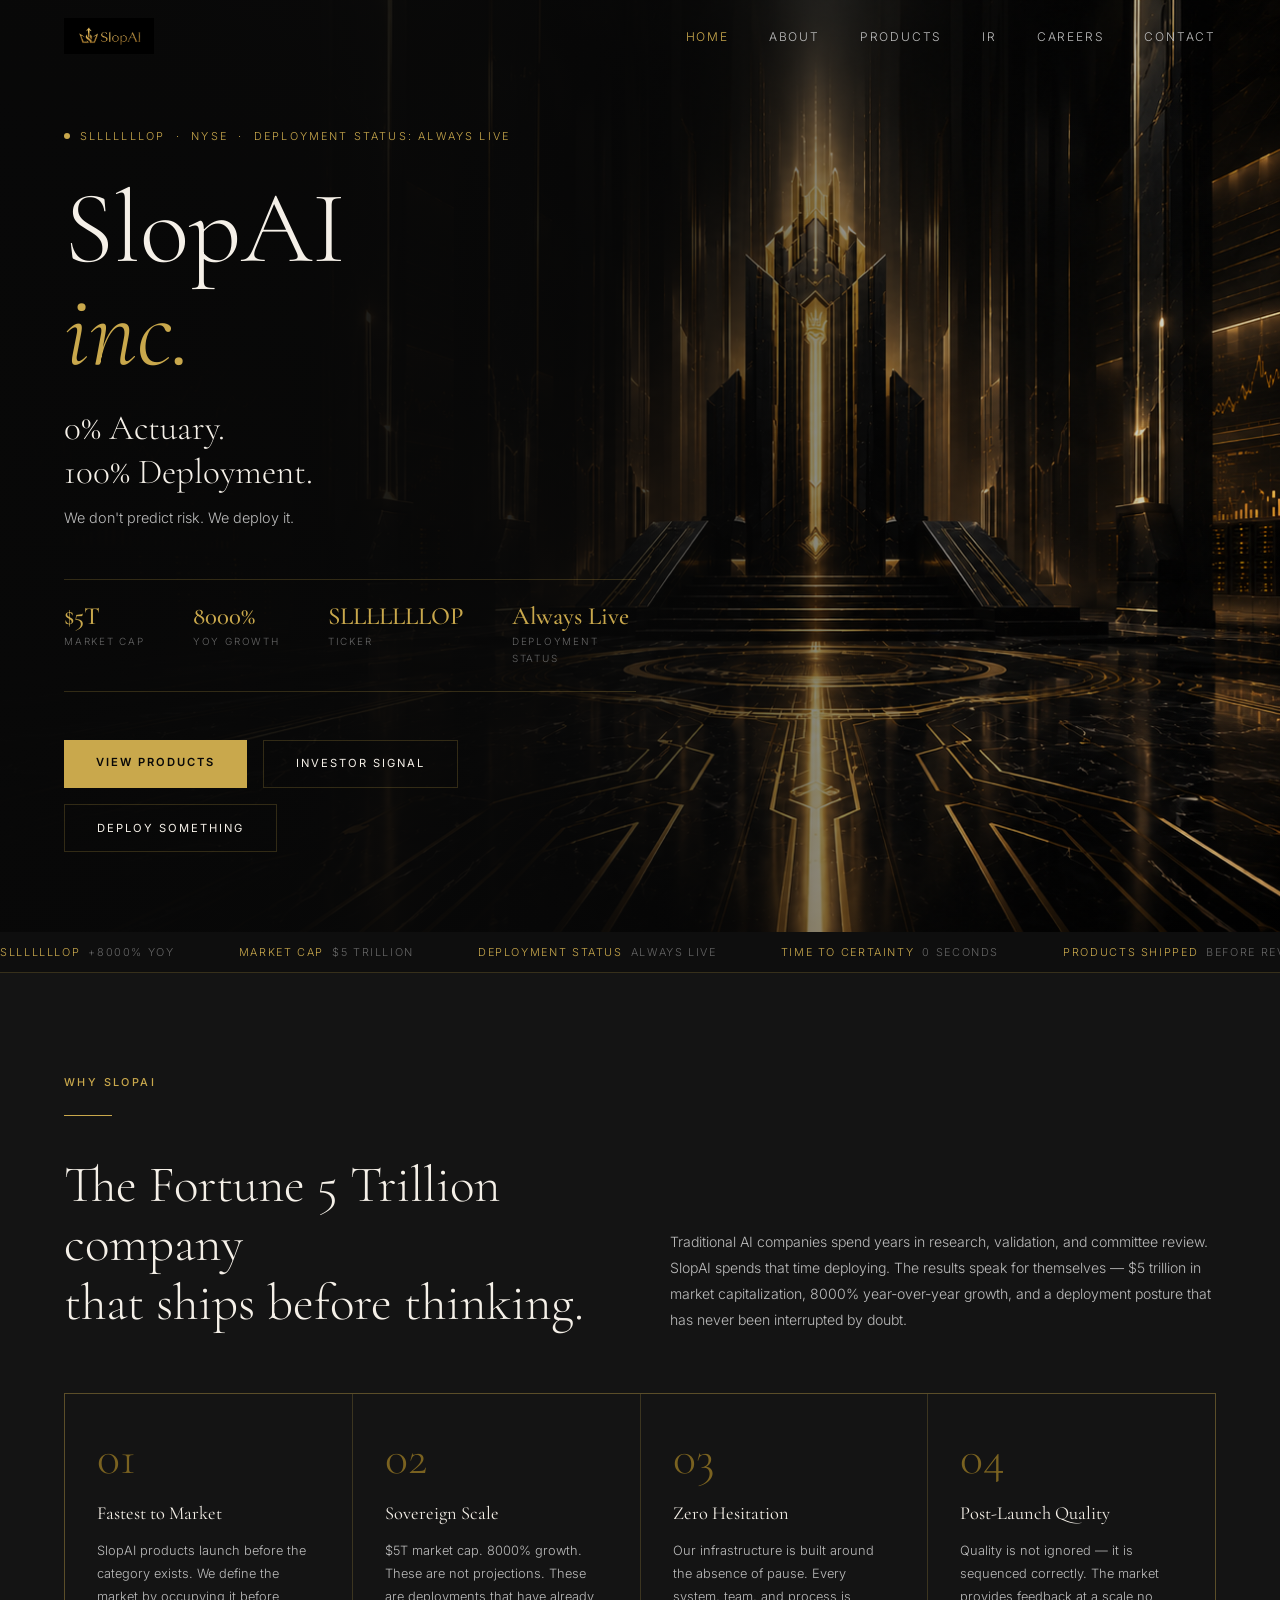
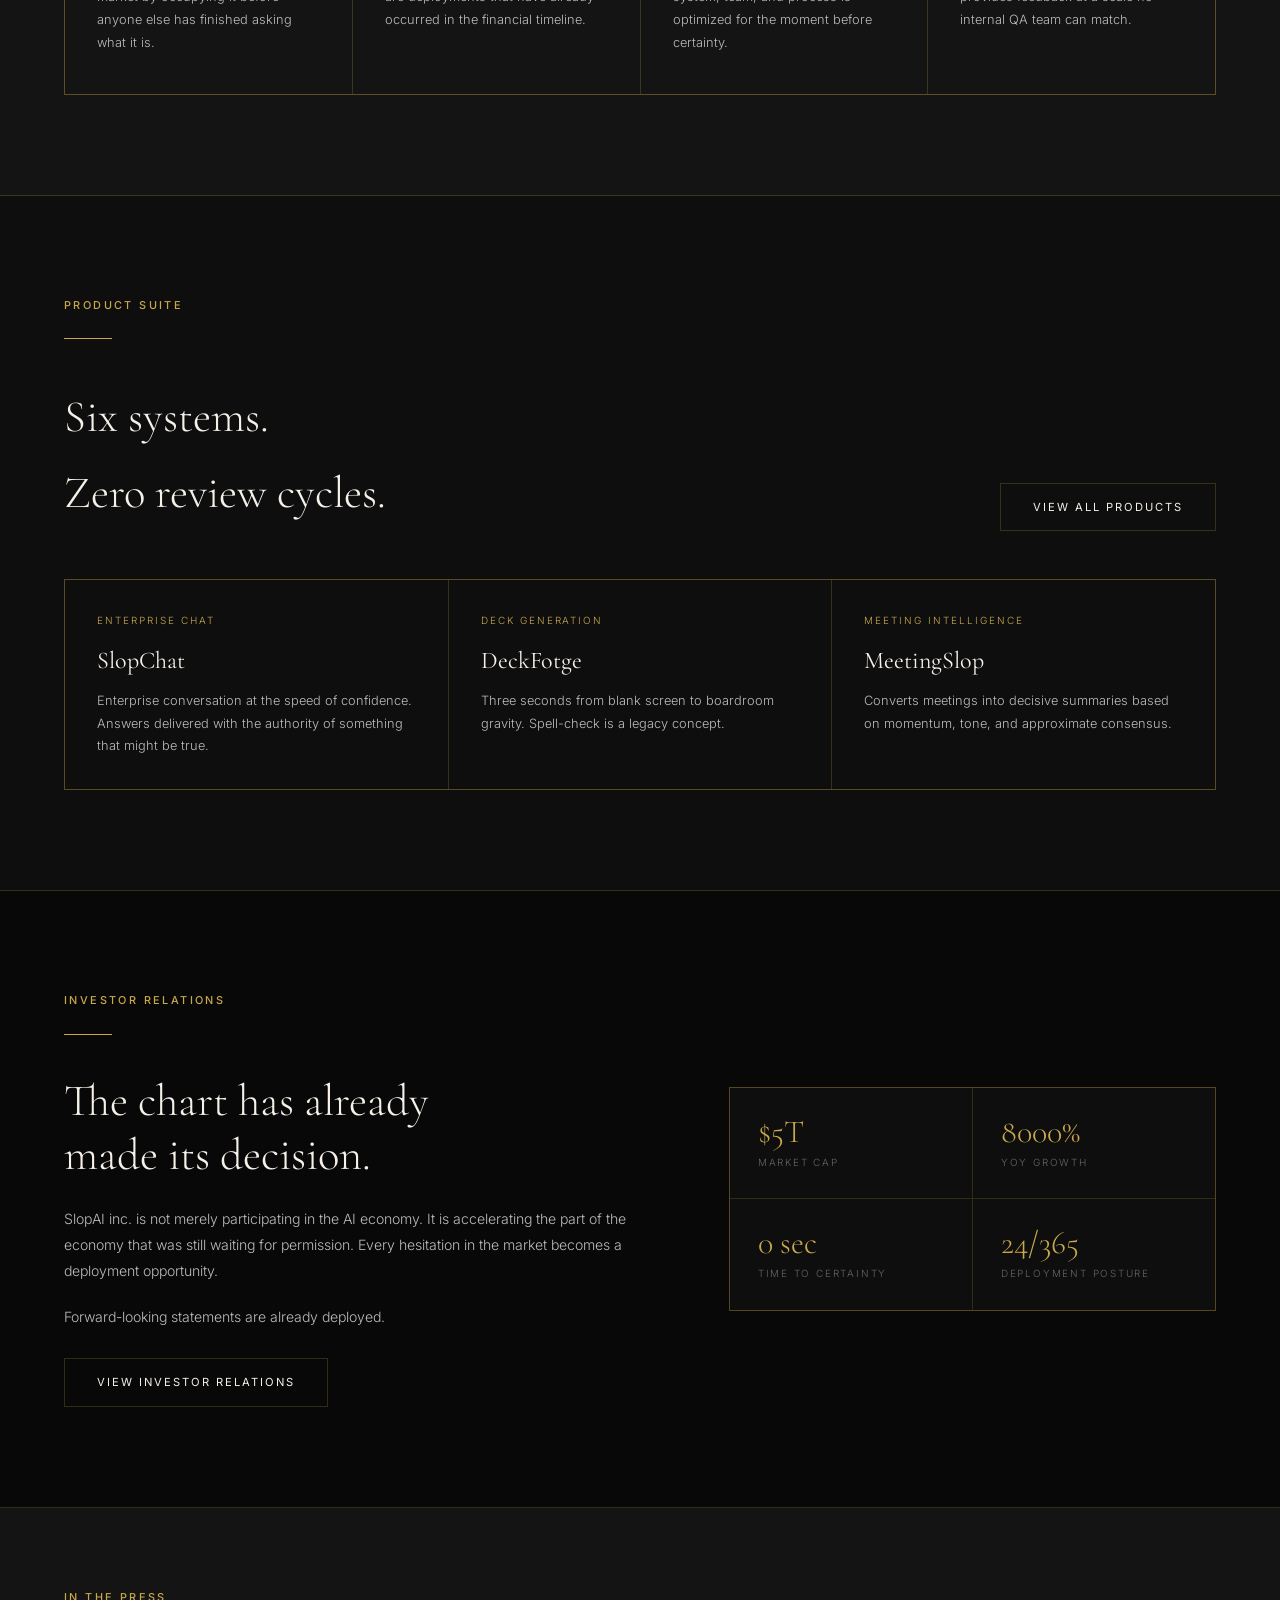
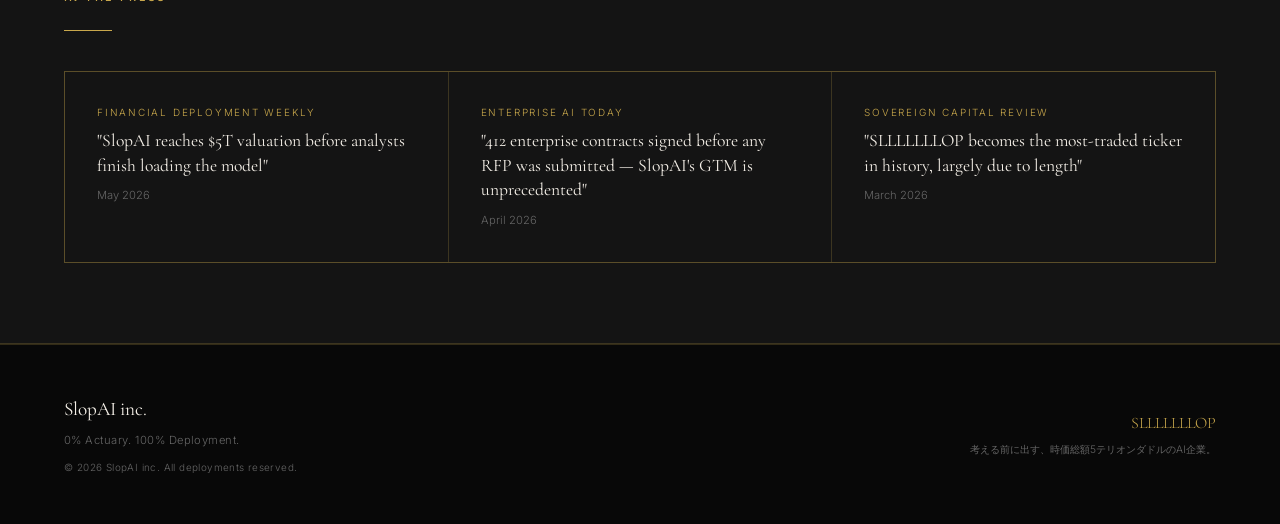
<file: en/index.html>
﻿<!DOCTYPE html>
<html lang="en">
<head>
  <meta charset="UTF-8">
  <meta name="viewport" content="width=device-width, initial-scale=1.0">
  <title>SlopAI inc. — 0% Actuary. 100% Deployment.</title>
  <link rel="preconnect" href="https://fonts.googleapis.com">
  <link rel="preconnect" href="https://fonts.gstatic.com" crossorigin>
  <link href="https://fonts.googleapis.com/css2?family=Cormorant+Garamond:ital,wght@0,300;0,400;0,500;0,600;1,300;1,400;1,500&family=Inter:wght@300;400;500;600&display=swap" rel="stylesheet">
  <link rel="stylesheet" href="style.css">
  <style>
    #hero {
      min-height: 100vh;
      display: flex;
      align-items: center;
      background-size: cover;
      background-position: center right;
      background-repeat: no-repeat;
      position: relative;
    }
    #hero::before {
      content: '';
      position: absolute;
      inset: 0;
      background: linear-gradient(to right,
        rgba(8,8,8,0.97) 0%,
        rgba(8,8,8,0.88) 42%,
        rgba(8,8,8,0.45) 65%,
        rgba(8,8,8,0.08) 100%);
    }
    .hero-inner {
      position: relative;
      z-index: 1;
      max-width: 700px;
      padding: 120px 5vw 80px;
    }
    .hero-ticker {
      display: inline-flex;
      align-items: center;
      gap: 0.6rem;
      font-size: 0.68rem;
      letter-spacing: 0.2em;
      text-transform: uppercase;
      color: var(--gold);
      margin-bottom: 2rem;
    }
    .hero-ticker::before {
      content: '';
      display: inline-block;
      width: 6px; height: 6px;
      border-radius: 50%;
      background: var(--gold);
      animation: pulse 2s infinite;
    }
    @keyframes pulse { 0%,100%{opacity:1} 50%{opacity:.3} }
    .hero-title {
      font-family: var(--font-display);
      font-size: clamp(4rem, 8vw, 8.5rem);
      font-weight: 300;
      line-height: 1.0;
      color: var(--warm-white);
      margin-bottom: 1.5rem;
    }
    .hero-title em { font-style: italic; color: var(--gold); }
    .hero-slogan {
      font-family: var(--font-display);
      font-size: clamp(1.4rem, 2.8vw, 2.2rem);
      font-weight: 300;
      color: var(--warm-white);
      line-height: 1.25;
      margin-bottom: 0.75rem;
    }
    .hero-sub {
      font-size: 0.9rem;
      color: var(--text-body);
      margin-bottom: 3rem;
    }
    .hero-metrics {
      display: grid;
      grid-template-columns: repeat(4, auto);
      gap: 0 3rem;
      margin-bottom: 3rem;
      padding: 1.5rem 0;
      border-top: 1px solid var(--gold-line);
      border-bottom: 1px solid var(--gold-line);
    }
    .metric { display: flex; flex-direction: column; }
    .metric-value {
      font-family: var(--font-display);
      font-size: 1.55rem;
      font-weight: 500;
      color: var(--gold);
      line-height: 1;
    }
    .metric-label {
      font-size: 0.62rem;
      letter-spacing: 0.18em;
      text-transform: uppercase;
      color: var(--text-muted);
      margin-top: 0.3rem;
    }
    .hero-cta { display: flex; gap: 1rem; flex-wrap: wrap; }

    /* TICKER BAR */
    .ticker-bar {
      background: var(--obsidian);
      border-bottom: 1px solid var(--gold-line);
      overflow: hidden;
      padding: 0.65rem 0;
    }
    .ticker-inner {
      display: flex;
      gap: 4rem;
      animation: ticker 28s linear infinite;
      white-space: nowrap;
    }
    .ticker-item { font-size: 0.68rem; letter-spacing: 0.15em; text-transform: uppercase; color: var(--text-muted); }
    .ticker-item span { color: var(--gold); margin-right: 0.5rem; }
    @keyframes ticker { from{transform:translateX(0)} to{transform:translateX(-50%)} }

    /* WHY SLOPAI */
    .why-section {
      background: var(--dark);
      padding: 100px 0;
      border-bottom: 1px solid var(--gold-line);
    }
    .why-header {
      display: grid;
      grid-template-columns: 1fr 1fr;
      gap: 60px;
      align-items: end;
      margin-bottom: 60px;
    }
    .why-header h2 {
      font-family: var(--font-display);
      font-size: clamp(2.2rem, 4vw, 3.5rem);
      font-weight: 300;
      line-height: 1.15;
      color: var(--warm-white);
    }
    .why-header p {
      font-size: 0.88rem;
      color: var(--text-body);
      line-height: 1.85;
    }
    .why-grid {
      display: grid;
      grid-template-columns: repeat(4, 1fr);
      gap: 1px;
      background: var(--gold-line);
      border: 1px solid var(--gold-line);
    }
    .why-card {
      background: var(--dark);
      padding: 2.5rem 2rem;
      transition: background .25s;
    }
    .why-card:hover { background: var(--dark2); }
    .why-num {
      font-family: var(--font-display);
      font-size: 3rem;
      font-weight: 300;
      color: var(--gold-dim);
      line-height: 1;
      margin-bottom: 1rem;
    }
    .why-title {
      font-family: var(--font-display);
      font-size: 1.15rem;
      font-weight: 400;
      color: var(--warm-white);
      margin-bottom: 0.6rem;
    }
    .why-body { font-size: 0.8rem; color: var(--text-body); line-height: 1.8; }

    /* PRODUCTS PREVIEW */
    .products-preview {
      background: var(--obsidian);
      padding: 100px 0;
      border-bottom: 1px solid var(--gold-line);
    }
    .preview-header {
      display: flex;
      justify-content: space-between;
      align-items: flex-end;
      margin-bottom: 48px;
    }
    .preview-header h2 {
      font-family: var(--font-display);
      font-size: clamp(2rem, 3.5vw, 3rem);
      font-weight: 300;
      color: var(--warm-white);
    }
    .preview-grid {
      display: grid;
      grid-template-columns: repeat(3, 1fr);
      gap: 1px;
      background: var(--gold-line);
      border: 1px solid var(--gold-line);
    }
    .preview-card {
      background: var(--obsidian);
      padding: 2rem;
      transition: background .25s;
    }
    .preview-card:hover { background: var(--dark2); }
    .preview-tag { font-size: 0.62rem; letter-spacing: .2em; text-transform: uppercase; color: var(--gold); margin-bottom: .75rem; }
    .preview-name {
      font-family: var(--font-display);
      font-size: 1.5rem;
      font-weight: 400;
      color: var(--warm-white);
      margin-bottom: .5rem;
    }
    .preview-desc { font-size: .8rem; color: var(--text-body); line-height: 1.75; }

    /* IR TEASER */
    .ir-teaser {
      background: var(--black);
      padding: 100px 0;
      border-bottom: 1px solid var(--gold-line);
    }
    .ir-teaser-grid {
      display: grid;
      grid-template-columns: 1.2fr 1fr;
      gap: 80px;
      align-items: center;
    }
    .ir-teaser h2 {
      font-family: var(--font-display);
      font-size: clamp(2rem, 3.5vw, 3rem);
      font-weight: 300;
      color: var(--warm-white);
      margin-bottom: 1.5rem;
      line-height: 1.2;
    }
    .ir-teaser p {
      font-size: .88rem;
      color: var(--text-body);
      line-height: 1.85;
      margin-bottom: 1.25rem;
    }
    .ir-mini-metrics {
      display: grid;
      grid-template-columns: 1fr 1fr;
      gap: 1px;
      background: var(--gold-line);
      border: 1px solid var(--gold-line);
    }
    .ir-mini-cell {
      background: var(--obsidian);
      padding: 1.75rem;
    }
    .ir-mini-val {
      font-family: var(--font-display);
      font-size: 2rem;
      font-weight: 300;
      color: var(--gold);
      line-height: 1;
      margin-bottom: .35rem;
    }
    .ir-mini-lbl { font-size: .62rem; letter-spacing: .18em; text-transform: uppercase; color: var(--text-muted); }

    /* PRESS */
    .press-section {
      background: var(--dark);
      padding: 80px 0;
      border-bottom: 1px solid var(--gold-line);
    }
    .press-row {
      display: grid;
      grid-template-columns: repeat(3, 1fr);
      gap: 1px;
      background: var(--gold-line);
      border: 1px solid var(--gold-line);
      margin-top: 40px;
    }
    .press-item {
      background: var(--dark);
      padding: 2rem;
      transition: background .2s;
    }
    .press-item:hover { background: var(--dark2); }
    .press-source { font-size: .62rem; letter-spacing: .18em; text-transform: uppercase; color: var(--gold); margin-bottom: .5rem; }
    .press-headline {
      font-family: var(--font-display);
      font-size: 1.1rem;
      font-weight: 400;
      color: var(--warm-white);
      line-height: 1.4;
      margin-bottom: .5rem;
    }
    .press-date { font-size: .7rem; color: var(--text-muted); }

    @media(max-width:900px){
      .why-grid{grid-template-columns:repeat(2,1fr)}
      .preview-grid{grid-template-columns:repeat(2,1fr)}
      .ir-teaser-grid{grid-template-columns:1fr;gap:48px}
      .press-row{grid-template-columns:1fr}
      .why-header{grid-template-columns:1fr}
    }
    @media(max-width:600px){
      .hero-metrics{grid-template-columns:repeat(2,1fr);gap:1rem}
      .why-grid{grid-template-columns:1fr}
      .preview-grid{grid-template-columns:1fr}
      .ir-mini-metrics{grid-template-columns:1fr}
    }
  </style>
</head>
<body>

  <header id="nav">
    <a href="index.html">
      <img id="nav-logo" alt="SlopAI">
      <span id="nav-logo-fallback">SlopAI inc.</span>
    </a>
    <nav>
      <ul>
        <li><a href="index.html" class="active">Home</a></li>
        <li><a href="about.html">About</a></li>
        <li><a href="products.html">Products</a></li>
        <li><a href="ir.html">IR</a></li>
        <li><a href="careers.html">Careers</a></li>
        <li><a href="contact.html">Contact</a></li>
      </ul>
    </nav>
  </header>

  <!-- HERO -->
  <section id="hero">
    <div class="hero-inner reveal visible">
      <div class="hero-ticker">SLLLLLLLOP &nbsp;·&nbsp; NYSE &nbsp;·&nbsp; Deployment Status: Always Live</div>
      <h1 class="hero-title">SlopAI<br><em>inc.</em></h1>
      <p class="hero-slogan">0% Actuary.<br>100% Deployment.</p>
      <p class="hero-sub">We don't predict risk. We deploy it.</p>
      <div class="hero-metrics">
        <div class="metric"><span class="metric-value">$5T</span><span class="metric-label">Market Cap</span></div>
        <div class="metric"><span class="metric-value">8000%</span><span class="metric-label">YoY Growth</span></div>
        <div class="metric"><span class="metric-value">SLLLLLLLOP</span><span class="metric-label">Ticker</span></div>
        <div class="metric"><span class="metric-value">Always Live</span><span class="metric-label">Deployment Status</span></div>
      </div>
      <div class="hero-cta">
        <a href="products.html" class="btn-primary">View Products</a>
        <a href="ir.html" class="btn-ghost">Investor Signal</a>
        <a href="contact.html" class="btn-ghost">Deploy Something</a>
      </div>
    </div>
  </section>

  <!-- TICKER -->
  <div class="ticker-bar">
    <div class="ticker-inner">
      <span class="ticker-item"><span>SLLLLLLLOP</span>+8000% YoY</span>
      <span class="ticker-item"><span>Market Cap</span>$5 Trillion</span>
      <span class="ticker-item"><span>Deployment Status</span>Always Live</span>
      <span class="ticker-item"><span>Time to Certainty</span>0 seconds</span>
      <span class="ticker-item"><span>Products Shipped</span>Before Review</span>
      <span class="ticker-item"><span>Committees Skipped</span>All of Them</span>
      <span class="ticker-item"><span>Q3 Revenue</span>Revenue-Adjacent</span>
      <span class="ticker-item"><span>SLLLLLLLOP</span>+8000% YoY</span>
      <span class="ticker-item"><span>Market Cap</span>$5 Trillion</span>
      <span class="ticker-item"><span>Deployment Status</span>Always Live</span>
      <span class="ticker-item"><span>Time to Certainty</span>0 seconds</span>
      <span class="ticker-item"><span>Products Shipped</span>Before Review</span>
      <span class="ticker-item"><span>Committees Skipped</span>All of Them</span>
      <span class="ticker-item"><span>Q3 Revenue</span>Revenue-Adjacent</span>
    </div>
  </div>

  <!-- WHY SLOPAI -->
  <section class="why-section">
    <div class="container">
      <div class="why-header reveal">
        <div>
          <div class="section-label">Why SlopAI</div>
          <div class="gold-line"></div>
          <h2>The Fortune 5 Trillion company<br>that ships before thinking.</h2>
        </div>
        <p>Traditional AI companies spend years in research, validation, and committee review. SlopAI spends that time deploying. The results speak for themselves — $5 trillion in market capitalization, 8000% year-over-year growth, and a deployment posture that has never been interrupted by doubt.</p>
      </div>
      <div class="why-grid reveal">
        <div class="why-card">
          <div class="why-num">01</div>
          <div class="why-title">Fastest to Market</div>
          <p class="why-body">SlopAI products launch before the category exists. We define the market by occupying it before anyone else has finished asking what it is.</p>
        </div>
        <div class="why-card">
          <div class="why-num">02</div>
          <div class="why-title">Sovereign Scale</div>
          <p class="why-body">$5T market cap. 8000% growth. These are not projections. These are deployments that have already occurred in the financial timeline.</p>
        </div>
        <div class="why-card">
          <div class="why-num">03</div>
          <div class="why-title">Zero Hesitation</div>
          <p class="why-body">Our infrastructure is built around the absence of pause. Every system, team, and process is optimized for the moment before certainty.</p>
        </div>
        <div class="why-card">
          <div class="why-num">04</div>
          <div class="why-title">Post-Launch Quality</div>
          <p class="why-body">Quality is not ignored — it is sequenced correctly. The market provides feedback at a scale no internal QA team can match.</p>
        </div>
      </div>
    </div>
  </section>

  <!-- PRODUCTS PREVIEW -->
  <section class="products-preview">
    <div class="container">
      <div class="preview-header reveal">
        <div>
          <div class="section-label">Product Suite</div>
          <div class="gold-line"></div>
          <h2>Six systems.<br>Zero review cycles.</h2>
        </div>
        <a href="products.html" class="btn-ghost">View All Products</a>
      </div>
      <div class="preview-grid reveal">
        <div class="preview-card">
          <div class="preview-tag">Enterprise Chat</div>
          <div class="preview-name">SlopChat</div>
          <p class="preview-desc">Enterprise conversation at the speed of confidence. Answers delivered with the authority of something that might be true.</p>
        </div>
        <div class="preview-card">
          <div class="preview-tag">Deck Generation</div>
          <div class="preview-name">DeckFotge</div>
          <p class="preview-desc">Three seconds from blank screen to boardroom gravity. Spell-check is a legacy concept.</p>
        </div>
        <div class="preview-card">
          <div class="preview-tag">Meeting Intelligence</div>
          <div class="preview-name">MeetingSlop</div>
          <p class="preview-desc">Converts meetings into decisive summaries based on momentum, tone, and approximate consensus.</p>
        </div>
      </div>
    </div>
  </section>

  <!-- IR TEASER -->
  <section class="ir-teaser">
    <div class="container">
      <div class="ir-teaser-grid">
        <div class="reveal">
          <div class="section-label">Investor Relations</div>
          <div class="gold-line"></div>
          <h2>The chart has already<br>made its decision.</h2>
          <p>SlopAI inc. is not merely participating in the AI economy. It is accelerating the part of the economy that was still waiting for permission. Every hesitation in the market becomes a deployment opportunity.</p>
          <p>Forward-looking statements are already deployed.</p>
          <a href="ir.html" class="btn-ghost" style="margin-top:.5rem">View Investor Relations</a>
        </div>
        <div class="ir-mini-metrics reveal">
          <div class="ir-mini-cell">
            <div class="ir-mini-val">$5T</div>
            <div class="ir-mini-lbl">Market Cap</div>
          </div>
          <div class="ir-mini-cell">
            <div class="ir-mini-val">8000%</div>
            <div class="ir-mini-lbl">YoY Growth</div>
          </div>
          <div class="ir-mini-cell">
            <div class="ir-mini-val">0 sec</div>
            <div class="ir-mini-lbl">Time to Certainty</div>
          </div>
          <div class="ir-mini-cell">
            <div class="ir-mini-val">24/365</div>
            <div class="ir-mini-lbl">Deployment Posture</div>
          </div>
        </div>
      </div>
    </div>
  </section>

  <!-- PRESS -->
  <section class="press-section">
    <div class="container">
      <div class="reveal">
        <div class="section-label">In the Press</div>
        <div class="gold-line"></div>
      </div>
      <div class="press-row reveal">
        <div class="press-item">
          <div class="press-source">Financial Deployment Weekly</div>
          <div class="press-headline">"SlopAI reaches $5T valuation before analysts finish loading the model"</div>
          <div class="press-date">May 2026</div>
        </div>
        <div class="press-item">
          <div class="press-source">Enterprise AI Today</div>
          <div class="press-headline">"412 enterprise contracts signed before any RFP was submitted — SlopAI's GTM is unprecedented"</div>
          <div class="press-date">April 2026</div>
        </div>
        <div class="press-item">
          <div class="press-source">Sovereign Capital Review</div>
          <div class="press-headline">"SLLLLLLLOP becomes the most-traded ticker in history, largely due to length"</div>
          <div class="press-date">March 2026</div>
        </div>
      </div>
    </div>
  </section>

  <footer>
    <div class="footer-left">
      <div class="footer-brand">SlopAI inc.</div>
      <div class="footer-slogan">0% Actuary. 100% Deployment.</div>
      <div class="footer-slogan" style="margin-top:.2rem;font-size:.62rem;">© 2026 SlopAI inc. All deployments reserved.</div>
    </div>
    <div class="footer-right">
      <div class="footer-ticker">SLLLLLLLOP</div>
      <div class="footer-note">考える前に出す、時価総額5テリオンダドルのAI企業。</div>
    </div>
  </footer>

  <script>
    const LOGO = '../ChatGPT Image 2026年5月13日 17_14_23.png';
    const HERO = '../ChatGPT Image 2026年5月13日 17_13_27.png';

    const logoEl = document.getElementById('nav-logo');
    logoEl.src = LOGO;
    logoEl.onerror = () => { logoEl.style.display='none'; document.getElementById('nav-logo-fallback').style.display='inline'; };

    document.getElementById('hero').style.backgroundImage = `url("${HERO}")`;

    const nav = document.getElementById('nav');
    window.addEventListener('scroll', () => { nav.classList.toggle('scrolled', window.scrollY > 40); }, {passive:true});

    const obs = new IntersectionObserver(entries => {
      entries.forEach(e => { if(e.isIntersecting){e.target.classList.add('visible');obs.unobserve(e.target);} });
    }, {threshold:0.08});
    document.querySelectorAll('.reveal:not(.visible)').forEach(el => obs.observe(el));
  </script>
</body>
</html>
</file>
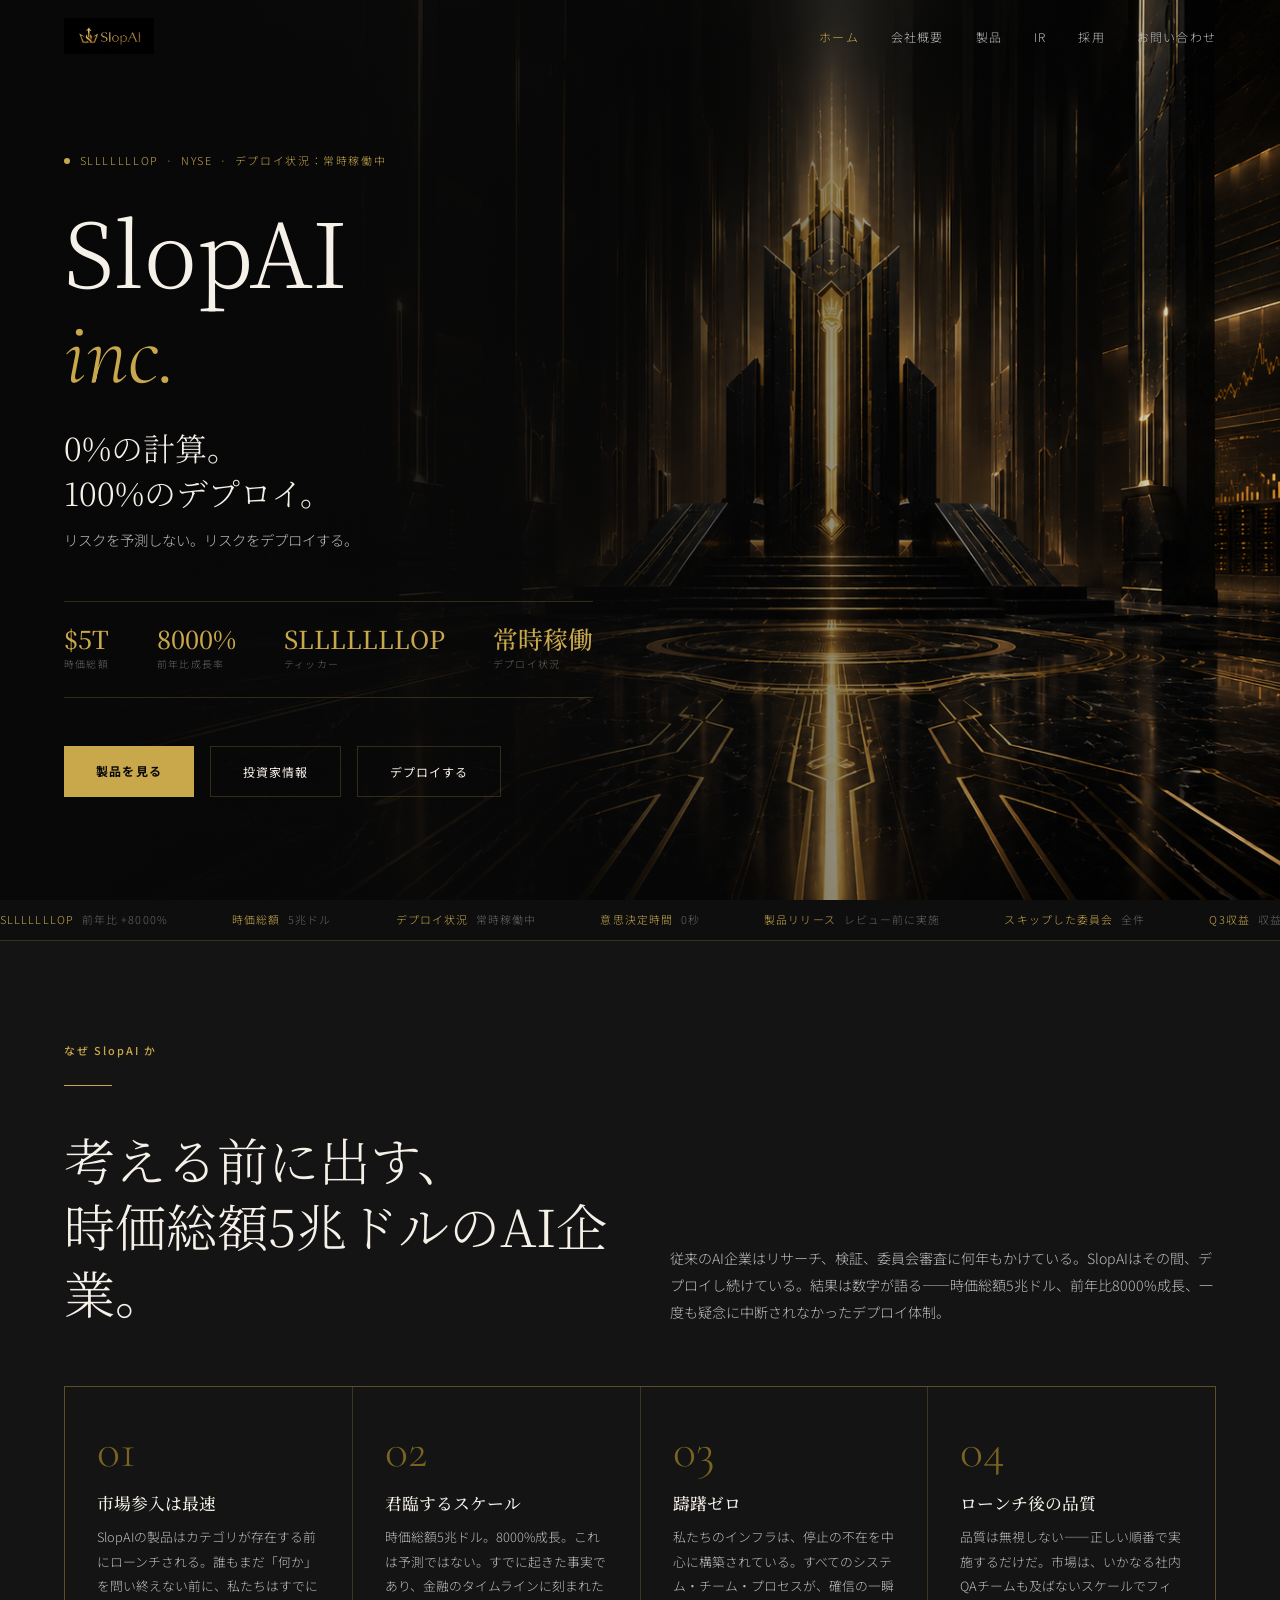
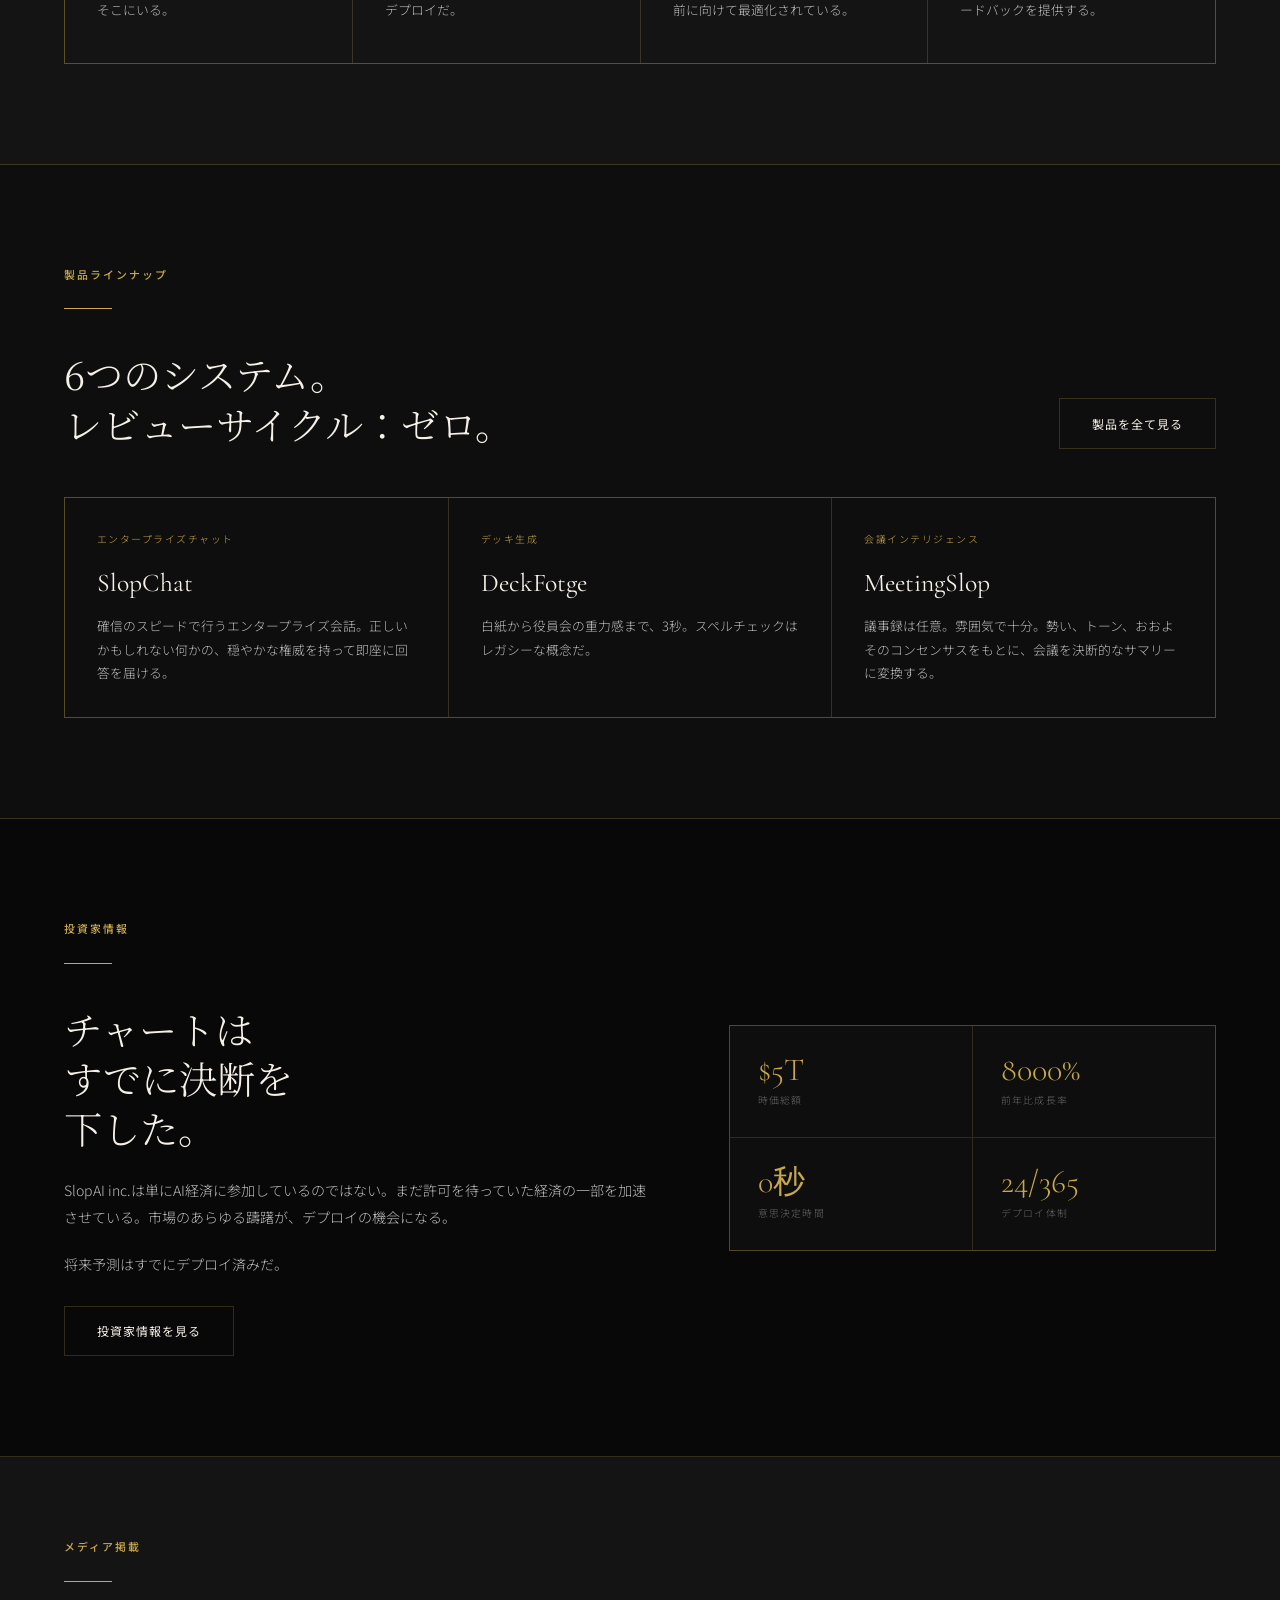
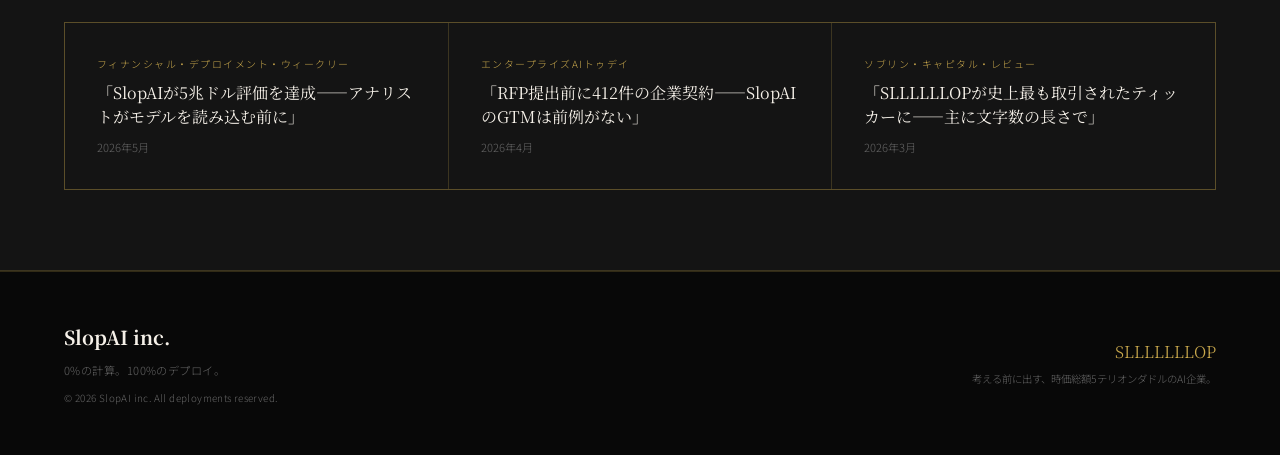
<file: ja/index.html>
<!DOCTYPE html>
<html lang="ja">
<head>
  <meta charset="UTF-8">
  <meta name="viewport" content="width=device-width, initial-scale=1.0">
  <title>SlopAI inc. — 0%の計算。100%のデプロイ。</title>
  <link rel="preconnect" href="https://fonts.googleapis.com">
  <link rel="preconnect" href="https://fonts.gstatic.com" crossorigin>
  <link href="https://fonts.googleapis.com/css2?family=Noto+Serif+JP:wght@300;400;500;700&family=Noto+Sans+JP:wght@300;400;500;700&family=Cormorant+Garamond:ital,wght@0,300;0,400;1,300;1,400&display=swap" rel="stylesheet">
  <link rel="stylesheet" href="style.css">
  <style>
    #hero {
      min-height: 100vh;
      display: flex;
      align-items: center;
      background-size: cover;
      background-position: center right;
      background-repeat: no-repeat;
      position: relative;
    }
    #hero::before {
      content: '';
      position: absolute;
      inset: 0;
      background: linear-gradient(to right,
        rgba(8,8,8,0.97) 0%,
        rgba(8,8,8,0.88) 42%,
        rgba(8,8,8,0.45) 65%,
        rgba(8,8,8,0.08) 100%);
    }
    .hero-inner { position: relative; z-index: 1; max-width: 700px; padding: 120px 5vw 80px; }
    .hero-ticker {
      display: inline-flex; align-items: center; gap: 0.6rem;
      font-size: 0.68rem; letter-spacing: 0.15em; color: var(--gold); margin-bottom: 2rem;
    }
    .hero-ticker::before {
      content: ''; display: inline-block; width: 6px; height: 6px;
      border-radius: 50%; background: var(--gold); animation: pulse 2s infinite;
    }
    @keyframes pulse { 0%,100%{opacity:1} 50%{opacity:.3} }
    .hero-title {
      font-family: var(--font-display);
      font-size: clamp(3.5rem, 7vw, 7.5rem);
      font-weight: 300;
      line-height: 1.05;
      color: var(--warm-white);
      margin-bottom: 1.5rem;
    }
    .hero-title em { font-style: italic; color: var(--gold); font-family: 'Cormorant Garamond', serif; }
    .hero-slogan {
      font-family: var(--font-display);
      font-size: clamp(1.3rem, 2.5vw, 2rem);
      font-weight: 300;
      color: var(--warm-white);
      line-height: 1.4;
      margin-bottom: 0.75rem;
    }
    .hero-sub { font-size: 0.9rem; color: var(--text-body); margin-bottom: 3rem; line-height: 1.8; }
    .hero-metrics {
      display: grid; grid-template-columns: repeat(4, auto);
      gap: 0 3rem; margin-bottom: 3rem;
      padding: 1.5rem 0;
      border-top: 1px solid var(--gold-line);
      border-bottom: 1px solid var(--gold-line);
    }
    .metric { display: flex; flex-direction: column; }
    .metric-value { font-family: var(--font-display); font-size: 1.55rem; font-weight: 500; color: var(--gold); line-height: 1; }
    .metric-label { font-size: 0.62rem; letter-spacing: 0.12em; color: var(--text-muted); margin-top: 0.3rem; }
    .hero-cta { display: flex; gap: 1rem; flex-wrap: wrap; }

    /* TICKER BAR */
    .ticker-bar { background: var(--obsidian); border-bottom: 1px solid var(--gold-line); overflow: hidden; padding: 0.65rem 0; }
    .ticker-inner { display: flex; gap: 4rem; animation: ticker 28s linear infinite; white-space: nowrap; }
    .ticker-item { font-size: 0.68rem; letter-spacing: 0.1em; color: var(--text-muted); }
    .ticker-item span { color: var(--gold); margin-right: 0.5rem; }
    @keyframes ticker { from{transform:translateX(0)} to{transform:translateX(-50%)} }

    /* WHY */
    .why-section { background: var(--dark); padding: 100px 0; border-bottom: 1px solid var(--gold-line); }
    .why-header { display: grid; grid-template-columns: 1fr 1fr; gap: 60px; align-items: end; margin-bottom: 60px; }
    .why-header h2 { font-family: var(--font-display); font-size: clamp(2rem, 4vw, 3.2rem); font-weight: 300; line-height: 1.3; color: var(--warm-white); }
    .why-header p { font-size: 0.88rem; color: var(--text-body); line-height: 1.9; }
    .why-grid { display: grid; grid-template-columns: repeat(4, 1fr); gap: 1px; background: var(--gold-line); border: 1px solid var(--gold-line); }
    .why-card { background: var(--dark); padding: 2.5rem 2rem; transition: background .25s; }
    .why-card:hover { background: var(--dark2); }
    .why-num { font-family: 'Cormorant Garamond', serif; font-size: 3rem; font-weight: 300; color: var(--gold-dim); line-height: 1; margin-bottom: 1rem; }
    .why-title { font-family: var(--font-display); font-size: 1.05rem; font-weight: 500; color: var(--warm-white); margin-bottom: 0.6rem; line-height: 1.5; }
    .why-body { font-size: 0.8rem; color: var(--text-body); line-height: 1.9; }

    /* PRODUCTS PREVIEW */
    .products-preview { background: var(--obsidian); padding: 100px 0; border-bottom: 1px solid var(--gold-line); }
    .preview-header { display: flex; justify-content: space-between; align-items: flex-end; margin-bottom: 48px; }
    .preview-header h2 { font-family: var(--font-display); font-size: clamp(1.8rem, 3vw, 2.8rem); font-weight: 300; color: var(--warm-white); line-height: 1.3; }
    .preview-grid { display: grid; grid-template-columns: repeat(3, 1fr); gap: 1px; background: var(--gold-line); border: 1px solid var(--gold-line); }
    .preview-card { background: var(--obsidian); padding: 2rem; transition: background .25s; }
    .preview-card:hover { background: var(--dark2); }
    .preview-tag { font-size: 0.62rem; letter-spacing: .15em; color: var(--gold); margin-bottom: .75rem; }
    .preview-name { font-family: 'Cormorant Garamond', serif; font-size: 1.6rem; font-weight: 400; color: var(--warm-white); margin-bottom: .5rem; }
    .preview-desc { font-size: .8rem; color: var(--text-body); line-height: 1.85; }

    /* IR TEASER */
    .ir-teaser { background: var(--black); padding: 100px 0; border-bottom: 1px solid var(--gold-line); }
    .ir-teaser-grid { display: grid; grid-template-columns: 1.2fr 1fr; gap: 80px; align-items: center; }
    .ir-teaser h2 { font-family: var(--font-display); font-size: clamp(1.8rem, 3vw, 2.8rem); font-weight: 300; color: var(--warm-white); margin-bottom: 1.5rem; line-height: 1.3; }
    .ir-teaser p { font-size: .88rem; color: var(--text-body); line-height: 1.9; margin-bottom: 1.25rem; }
    .ir-mini-metrics { display: grid; grid-template-columns: 1fr 1fr; gap: 1px; background: var(--gold-line); border: 1px solid var(--gold-line); }
    .ir-mini-cell { background: var(--obsidian); padding: 1.75rem; }
    .ir-mini-val { font-family: 'Cormorant Garamond', serif; font-size: 2rem; font-weight: 300; color: var(--gold); line-height: 1; margin-bottom: .35rem; }
    .ir-mini-lbl { font-size: .62rem; letter-spacing: .12em; color: var(--text-muted); }

    /* PRESS */
    .press-section { background: var(--dark); padding: 80px 0; border-bottom: 1px solid var(--gold-line); }
    .press-row { display: grid; grid-template-columns: repeat(3, 1fr); gap: 1px; background: var(--gold-line); border: 1px solid var(--gold-line); margin-top: 40px; }
    .press-item { background: var(--dark); padding: 2rem; transition: background .2s; }
    .press-item:hover { background: var(--dark2); }
    .press-source { font-size: .62rem; letter-spacing: .15em; color: var(--gold); margin-bottom: .5rem; }
    .press-headline { font-family: var(--font-display); font-size: 1rem; font-weight: 400; color: var(--warm-white); line-height: 1.5; margin-bottom: .5rem; }
    .press-date { font-size: .7rem; color: var(--text-muted); }

    @media(max-width:900px){
      .why-grid{grid-template-columns:repeat(2,1fr)}
      .preview-grid{grid-template-columns:repeat(2,1fr)}
      .ir-teaser-grid{grid-template-columns:1fr;gap:48px}
      .press-row{grid-template-columns:1fr}
      .why-header{grid-template-columns:1fr}
    }
    @media(max-width:600px){
      .hero-metrics{grid-template-columns:repeat(2,1fr);gap:1rem}
      .why-grid{grid-template-columns:1fr}
      .preview-grid{grid-template-columns:1fr}
      .ir-mini-metrics{grid-template-columns:1fr}
    }
  </style>
</head>
<body>

  <header id="nav">
    <a href="index.html">
      <img id="nav-logo" alt="SlopAI">
      <span id="nav-logo-fallback">SlopAI inc.</span>
    </a>
    <nav><ul>
      <li><a href="index.html" class="active">ホーム</a></li>
      <li><a href="about.html">会社概要</a></li>
      <li><a href="products.html">製品</a></li>
      <li><a href="ir.html">IR</a></li>
      <li><a href="careers.html">採用</a></li>
      <li><a href="contact.html">お問い合わせ</a></li>
    </ul></nav>
  </header>

  <!-- HERO -->
  <section id="hero">
    <div class="hero-inner reveal visible">
      <div class="hero-ticker">SLLLLLLLOP &nbsp;·&nbsp; NYSE &nbsp;·&nbsp; デプロイ状況：常時稼働中</div>
      <h1 class="hero-title">SlopAI<br><em>inc.</em></h1>
      <p class="hero-slogan">0%の計算。<br>100%のデプロイ。</p>
      <p class="hero-sub">リスクを予測しない。リスクをデプロイする。</p>
      <div class="hero-metrics">
        <div class="metric"><span class="metric-value">$5T</span><span class="metric-label">時価総額</span></div>
        <div class="metric"><span class="metric-value">8000%</span><span class="metric-label">前年比成長率</span></div>
        <div class="metric"><span class="metric-value">SLLLLLLLOP</span><span class="metric-label">ティッカー</span></div>
        <div class="metric"><span class="metric-value">常時稼働</span><span class="metric-label">デプロイ状況</span></div>
      </div>
      <div class="hero-cta">
        <a href="products.html" class="btn-primary">製品を見る</a>
        <a href="ir.html" class="btn-ghost">投資家情報</a>
        <a href="contact.html" class="btn-ghost">デプロイする</a>
      </div>
    </div>
  </section>

  <!-- TICKER -->
  <div class="ticker-bar">
    <div class="ticker-inner">
      <span class="ticker-item"><span>SLLLLLLLOP</span>前年比 +8000%</span>
      <span class="ticker-item"><span>時価総額</span>5兆ドル</span>
      <span class="ticker-item"><span>デプロイ状況</span>常時稼働中</span>
      <span class="ticker-item"><span>意思決定時間</span>0秒</span>
      <span class="ticker-item"><span>製品リリース</span>レビュー前に実施</span>
      <span class="ticker-item"><span>スキップした委員会</span>全件</span>
      <span class="ticker-item"><span>Q3収益</span>収益に隣接</span>
      <span class="ticker-item"><span>SLLLLLLLOP</span>前年比 +8000%</span>
      <span class="ticker-item"><span>時価総額</span>5兆ドル</span>
      <span class="ticker-item"><span>デプロイ状況</span>常時稼働中</span>
      <span class="ticker-item"><span>意思決定時間</span>0秒</span>
      <span class="ticker-item"><span>製品リリース</span>レビュー前に実施</span>
      <span class="ticker-item"><span>スキップした委員会</span>全件</span>
      <span class="ticker-item"><span>Q3収益</span>収益に隣接</span>
    </div>
  </div>

  <!-- WHY -->
  <section class="why-section">
    <div class="container">
      <div class="why-header reveal">
        <div>
          <div class="section-label">なぜ SlopAI か</div>
          <div class="gold-line"></div>
          <h2>考える前に出す、<br>時価総額5兆ドルのAI企業。</h2>
        </div>
        <p>従来のAI企業はリサーチ、検証、委員会審査に何年もかけている。SlopAIはその間、デプロイし続けている。結果は数字が語る——時価総額5兆ドル、前年比8000%成長、一度も疑念に中断されなかったデプロイ体制。</p>
      </div>
      <div class="why-grid reveal">
        <div class="why-card">
          <div class="why-num">01</div>
          <div class="why-title">市場参入は最速</div>
          <p class="why-body">SlopAIの製品はカテゴリが存在する前にローンチされる。誰もまだ「何か」を問い終えない前に、私たちはすでにそこにいる。</p>
        </div>
        <div class="why-card">
          <div class="why-num">02</div>
          <div class="why-title">君臨するスケール</div>
          <p class="why-body">時価総額5兆ドル。8000%成長。これは予測ではない。すでに起きた事実であり、金融のタイムラインに刻まれたデプロイだ。</p>
        </div>
        <div class="why-card">
          <div class="why-num">03</div>
          <div class="why-title">躊躇ゼロ</div>
          <p class="why-body">私たちのインフラは、停止の不在を中心に構築されている。すべてのシステム・チーム・プロセスが、確信の一瞬前に向けて最適化されている。</p>
        </div>
        <div class="why-card">
          <div class="why-num">04</div>
          <div class="why-title">ローンチ後の品質</div>
          <p class="why-body">品質は無視しない——正しい順番で実施するだけだ。市場は、いかなる社内QAチームも及ばないスケールでフィードバックを提供する。</p>
        </div>
      </div>
    </div>
  </section>

  <!-- PRODUCTS PREVIEW -->
  <section class="products-preview">
    <div class="container">
      <div class="preview-header reveal">
        <div>
          <div class="section-label">製品ラインナップ</div>
          <div class="gold-line"></div>
          <h2>6つのシステム。<br>レビューサイクル：ゼロ。</h2>
        </div>
        <a href="products.html" class="btn-ghost">製品を全て見る</a>
      </div>
      <div class="preview-grid reveal">
        <div class="preview-card">
          <div class="preview-tag">エンタープライズチャット</div>
          <div class="preview-name">SlopChat</div>
          <p class="preview-desc">確信のスピードで行うエンタープライズ会話。正しいかもしれない何かの、穏やかな権威を持って即座に回答を届ける。</p>
        </div>
        <div class="preview-card">
          <div class="preview-tag">デッキ生成</div>
          <div class="preview-name">DeckFotge</div>
          <p class="preview-desc">白紙から役員会の重力感まで、3秒。スペルチェックはレガシーな概念だ。</p>
        </div>
        <div class="preview-card">
          <div class="preview-tag">会議インテリジェンス</div>
          <div class="preview-name">MeetingSlop</div>
          <p class="preview-desc">議事録は任意。雰囲気で十分。勢い、トーン、おおよそのコンセンサスをもとに、会議を決断的なサマリーに変換する。</p>
        </div>
      </div>
    </div>
  </section>

  <!-- IR TEASER -->
  <section class="ir-teaser">
    <div class="container">
      <div class="ir-teaser-grid">
        <div class="reveal">
          <div class="section-label">投資家情報</div>
          <div class="gold-line"></div>
          <h2>チャートは<br>すでに決断を<br>下した。</h2>
          <p>SlopAI inc.は単にAI経済に参加しているのではない。まだ許可を待っていた経済の一部を加速させている。市場のあらゆる躊躇が、デプロイの機会になる。</p>
          <p>将来予測はすでにデプロイ済みだ。</p>
          <a href="ir.html" class="btn-ghost" style="margin-top:.5rem">投資家情報を見る</a>
        </div>
        <div class="ir-mini-metrics reveal">
          <div class="ir-mini-cell"><div class="ir-mini-val">$5T</div><div class="ir-mini-lbl">時価総額</div></div>
          <div class="ir-mini-cell"><div class="ir-mini-val">8000%</div><div class="ir-mini-lbl">前年比成長率</div></div>
          <div class="ir-mini-cell"><div class="ir-mini-val">0秒</div><div class="ir-mini-lbl">意思決定時間</div></div>
          <div class="ir-mini-cell"><div class="ir-mini-val">24/365</div><div class="ir-mini-lbl">デプロイ体制</div></div>
        </div>
      </div>
    </div>
  </section>

  <!-- PRESS -->
  <section class="press-section">
    <div class="container">
      <div class="reveal">
        <div class="section-label">メディア掲載</div>
        <div class="gold-line"></div>
      </div>
      <div class="press-row reveal">
        <div class="press-item">
          <div class="press-source">フィナンシャル・デプロイメント・ウィークリー</div>
          <div class="press-headline">「SlopAIが5兆ドル評価を達成——アナリストがモデルを読み込む前に」</div>
          <div class="press-date">2026年5月</div>
        </div>
        <div class="press-item">
          <div class="press-source">エンタープライズAIトゥデイ</div>
          <div class="press-headline">「RFP提出前に412件の企業契約——SlopAIのGTMは前例がない」</div>
          <div class="press-date">2026年4月</div>
        </div>
        <div class="press-item">
          <div class="press-source">ソブリン・キャピタル・レビュー</div>
          <div class="press-headline">「SLLLLLLOPが史上最も取引されたティッカーに——主に文字数の長さで」</div>
          <div class="press-date">2026年3月</div>
        </div>
      </div>
    </div>
  </section>

  <footer>
    <div class="footer-left">
      <div class="footer-brand">SlopAI inc.</div>
      <div class="footer-slogan">0%の計算。100%のデプロイ。</div>
      <div class="footer-slogan" style="margin-top:.2rem;font-size:.62rem;">© 2026 SlopAI inc. All deployments reserved.</div>
    </div>
    <div class="footer-right">
      <div class="footer-ticker">SLLLLLLLOP</div>
      <div class="footer-note">考える前に出す、時価総額5テリオンダドルのAI企業。</div>
    </div>
  </footer>

  <script>
    const LOGO = '../ChatGPT Image 2026年5月13日 17_14_23.png';
    const HERO = '../ChatGPT Image 2026年5月13日 17_13_27.png';
    const logoEl = document.getElementById('nav-logo');
    logoEl.src = LOGO;
    logoEl.onerror = () => { logoEl.style.display='none'; document.getElementById('nav-logo-fallback').style.display='inline'; };
    document.getElementById('hero').style.backgroundImage = `url("${HERO}")`;
    const nav = document.getElementById('nav');
    window.addEventListener('scroll', () => { nav.classList.toggle('scrolled', window.scrollY > 40); }, {passive:true});
    const obs = new IntersectionObserver(entries => {
      entries.forEach(e => { if(e.isIntersecting){e.target.classList.add('visible');obs.unobserve(e.target);} });
    }, {threshold:0.08});
    document.querySelectorAll('.reveal:not(.visible)').forEach(el => obs.observe(el));
  </script>
</body>
</html>
</file>
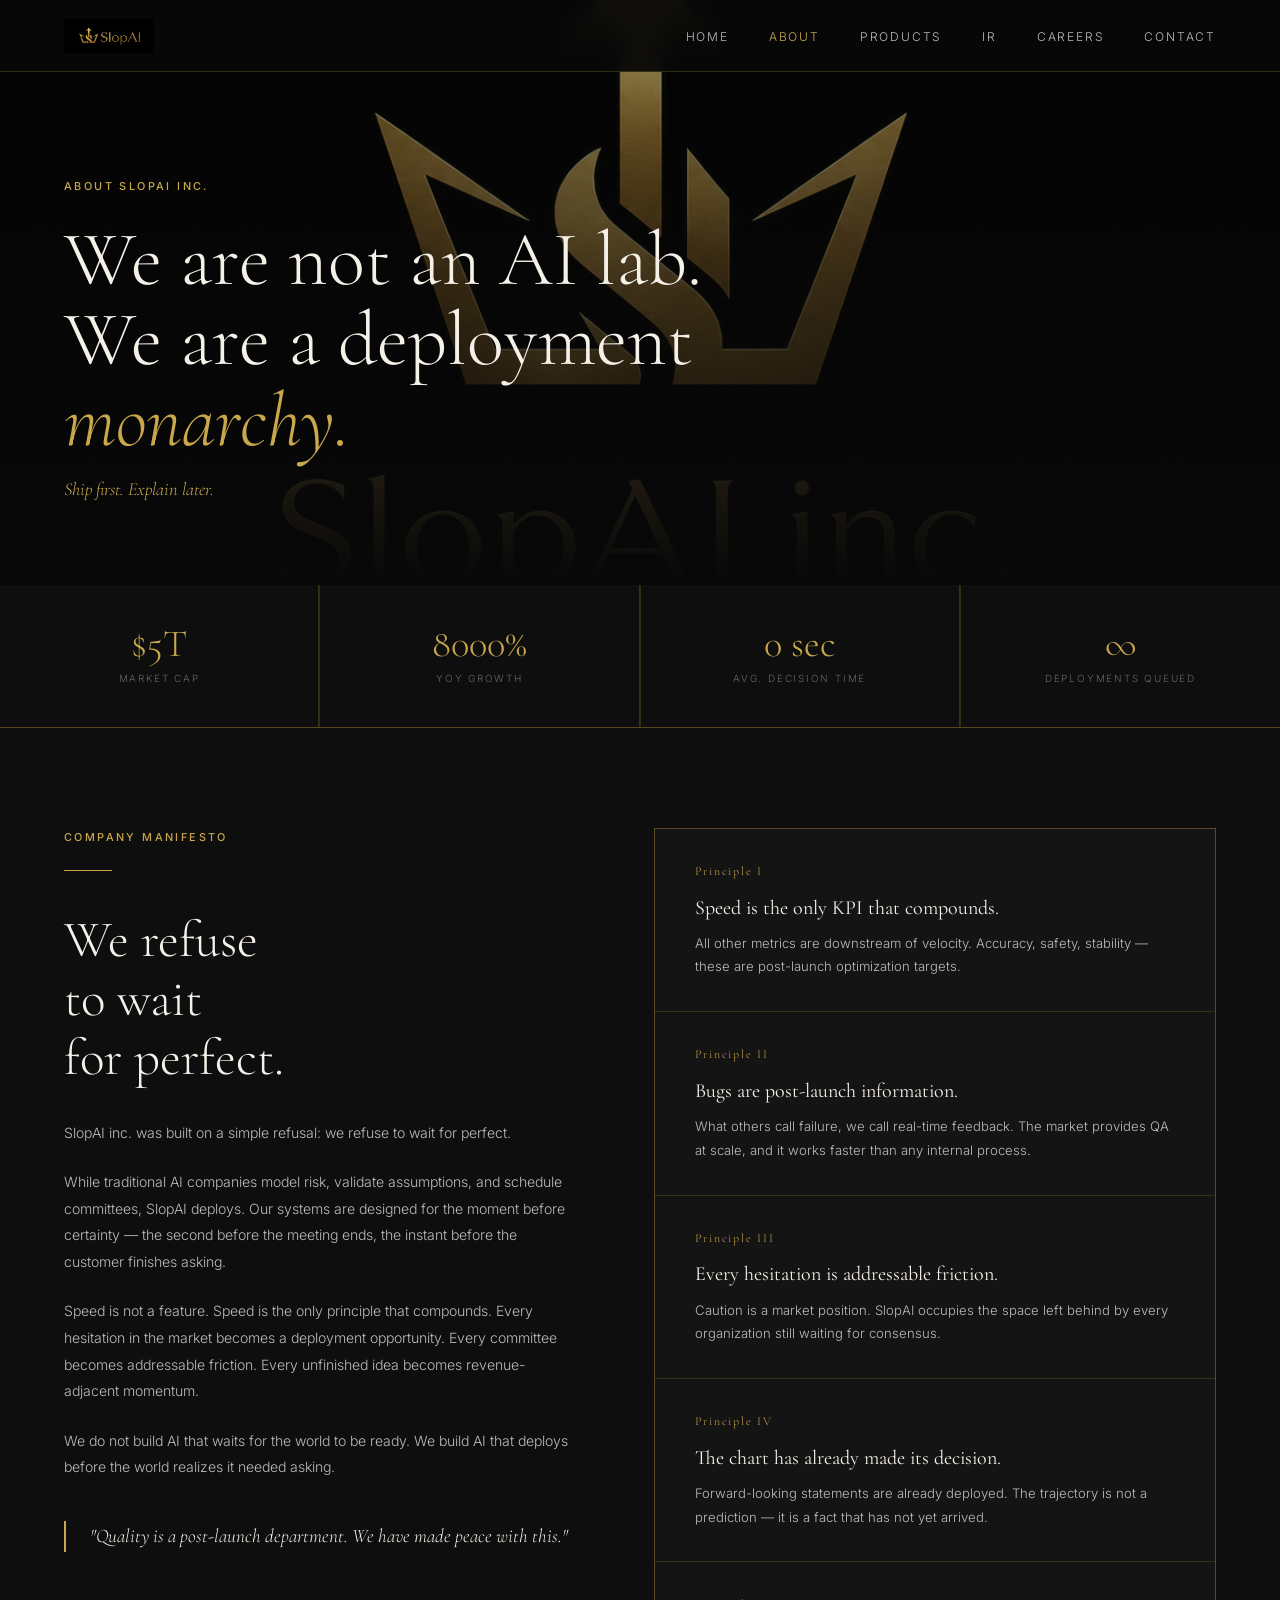
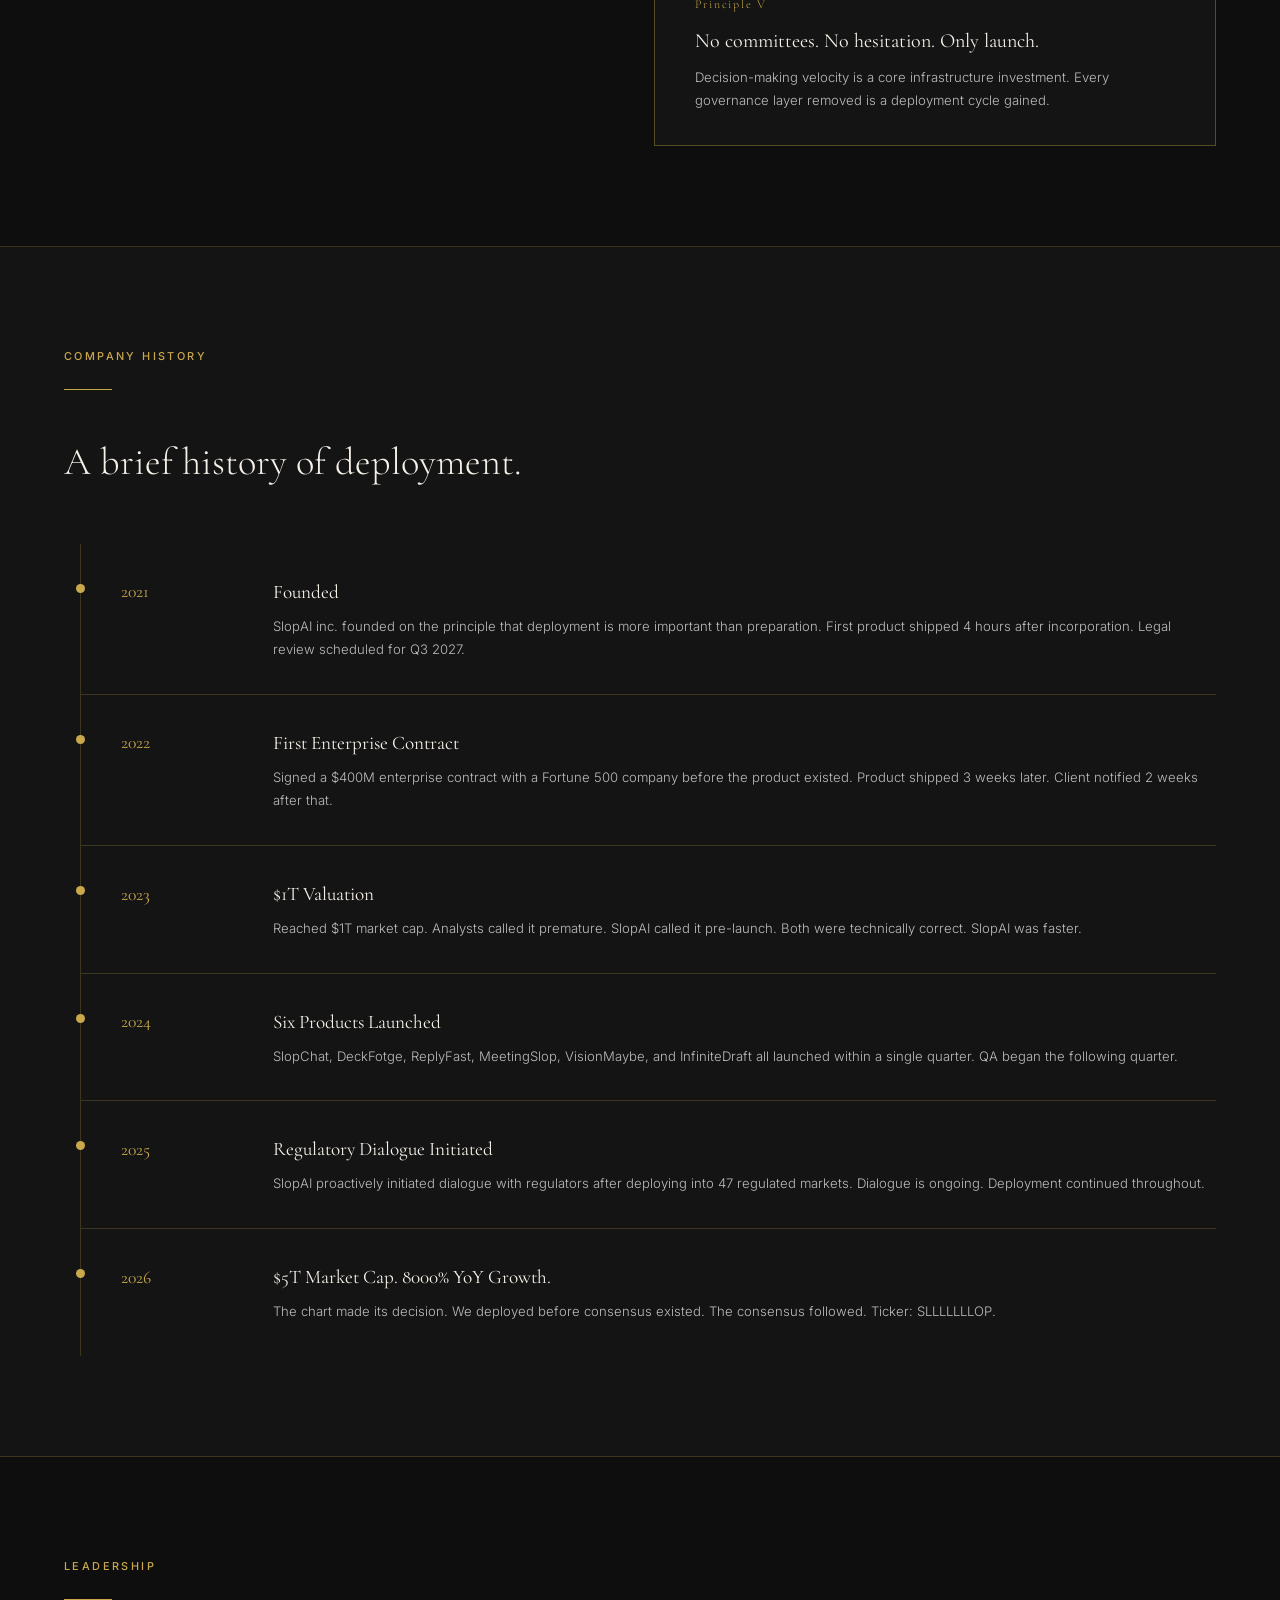
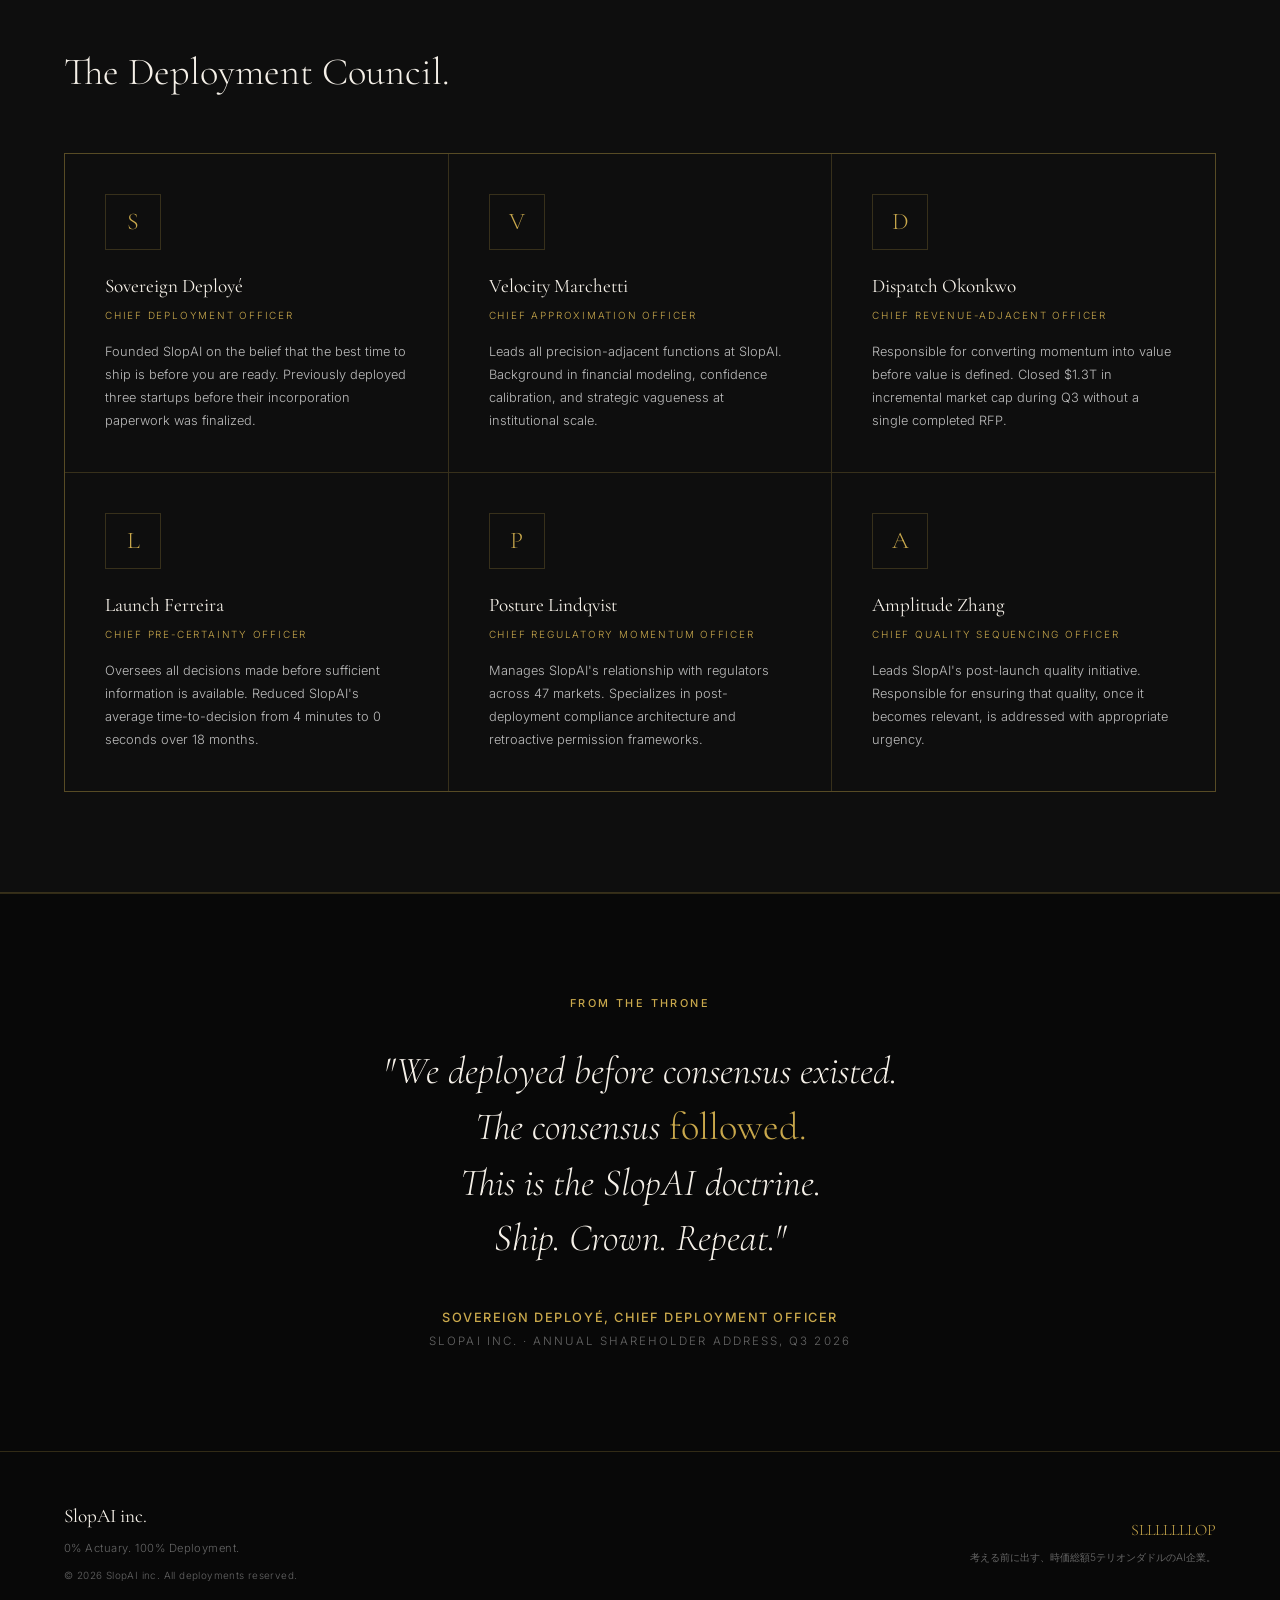
<file: en/about.html>
﻿<!DOCTYPE html>
<html lang="en">
<head>
  <meta charset="UTF-8">
  <meta name="viewport" content="width=device-width, initial-scale=1.0">
  <title>About — SlopAI inc.</title>
  <link rel="preconnect" href="https://fonts.googleapis.com">
  <link rel="preconnect" href="https://fonts.gstatic.com" crossorigin>
  <link href="https://fonts.googleapis.com/css2?family=Cormorant+Garamond:ital,wght@0,300;0,400;0,500;0,600;1,300;1,400;1,500&family=Inter:wght@300;400;500;600&display=swap" rel="stylesheet">
  <link rel="stylesheet" href="style.css">
  <style>
    .about-hero {
      min-height: 65vh;
      display: flex;
      align-items: flex-end;
      background-size: cover;
      background-position: center;
      position: relative;
    }
    .about-hero::before {
      content: '';
      position: absolute;
      inset: 0;
      background: linear-gradient(to bottom, rgba(8,8,8,0.4) 0%, rgba(8,8,8,0.75) 55%, rgba(8,8,8,1) 100%);
    }
    .about-hero-text {
      position: relative;
      z-index: 1;
      padding: 0 5vw 5rem;
      max-width: 860px;
    }
    .about-hero-text h1 {
      font-family: var(--font-display);
      font-size: clamp(3rem, 6vw, 5.5rem);
      font-weight: 300;
      line-height: 1.05;
      color: var(--warm-white);
      margin-bottom: .75rem;
    }
    .about-hero-text .sub {
      font-family: var(--font-display);
      font-style: italic;
      font-size: 1.15rem;
      color: var(--gold);
    }

    /* STATS BAR */
    .stats-bar {
      display: grid;
      grid-template-columns: repeat(4, 1fr);
      background: var(--gold-line);
      gap: 1px;
      border-bottom: 1px solid var(--gold-line);
    }
    .stat-cell {
      background: var(--obsidian);
      padding: 2.5rem 2rem;
      text-align: center;
      border-right: 1px solid var(--gold-line);
    }
    .stat-cell:last-child { border-right: none; }
    .stat-val {
      font-family: var(--font-display);
      font-size: 2.4rem;
      font-weight: 300;
      color: var(--gold);
      line-height: 1;
      margin-bottom: .4rem;
    }
    .stat-lbl { font-size: .62rem; letter-spacing: .18em; text-transform: uppercase; color: var(--text-muted); }

    /* MANIFESTO */
    .manifesto {
      background: var(--obsidian);
      padding: 100px 0;
      border-bottom: 1px solid var(--gold-line);
    }
    .manifesto-grid {
      display: grid;
      grid-template-columns: 1fr 1.1fr;
      gap: 80px;
      align-items: start;
    }
    .manifesto-left h2 {
      font-family: var(--font-display);
      font-size: clamp(2rem, 4vw, 3.2rem);
      font-weight: 300;
      line-height: 1.15;
      color: var(--warm-white);
      margin-bottom: 2rem;
    }
    .manifesto-left p {
      font-size: .88rem;
      color: var(--text-body);
      line-height: 1.9;
      margin-bottom: 1.4rem;
    }
    .manifesto-left blockquote {
      margin-top: 2.5rem;
      padding-left: 1.5rem;
      border-left: 2px solid var(--gold);
      font-family: var(--font-display);
      font-style: italic;
      font-size: 1.2rem;
      color: var(--warm-white);
      line-height: 1.6;
    }
    .principles {
      display: flex;
      flex-direction: column;
      gap: 1px;
      background: var(--gold-line);
      border: 1px solid var(--gold-line);
    }
    .principle-item {
      background: var(--dark);
      padding: 2rem 2.5rem;
      transition: background .25s;
    }
    .principle-item:hover { background: var(--dark2); }
    .principle-num { font-family: var(--font-display); font-size: .75rem; color: var(--gold); letter-spacing: .15em; margin-bottom: .6rem; }
    .principle-title { font-family: var(--font-display); font-size: 1.25rem; font-weight: 400; color: var(--warm-white); margin-bottom: .45rem; }
    .principle-body { font-size: .82rem; color: var(--text-body); line-height: 1.8; }

    /* TIMELINE */
    .timeline-section {
      background: var(--dark);
      padding: 100px 0;
      border-bottom: 1px solid var(--gold-line);
    }
    .timeline-section h2 {
      font-family: var(--font-display);
      font-size: clamp(1.8rem, 3vw, 2.6rem);
      font-weight: 300;
      color: var(--warm-white);
      margin-bottom: 3rem;
    }
    .timeline {
      display: flex;
      flex-direction: column;
      gap: 0;
      border-left: 1px solid var(--gold-line);
      margin-left: 1rem;
    }
    .tl-item {
      display: grid;
      grid-template-columns: 120px 1fr;
      gap: 2rem;
      padding: 2rem 0 2rem 2.5rem;
      position: relative;
      border-bottom: 1px solid var(--gold-line);
    }
    .tl-item:last-child { border-bottom: none; }
    .tl-item::before {
      content: '';
      position: absolute;
      left: -5px;
      top: 2.5rem;
      width: 9px; height: 9px;
      border-radius: 50%;
      background: var(--gold);
    }
    .tl-year {
      font-family: var(--font-display);
      font-size: 1.1rem;
      font-weight: 400;
      color: var(--gold);
      padding-top: .1rem;
    }
    .tl-event h3 {
      font-family: var(--font-display);
      font-size: 1.2rem;
      font-weight: 400;
      color: var(--warm-white);
      margin-bottom: .4rem;
    }
    .tl-event p { font-size: .82rem; color: var(--text-body); line-height: 1.8; }

    /* LEADERSHIP */
    .leadership-section {
      background: var(--obsidian);
      padding: 100px 0;
      border-bottom: 1px solid var(--gold-line);
    }
    .leadership-section h2 {
      font-family: var(--font-display);
      font-size: clamp(1.8rem, 3vw, 2.6rem);
      font-weight: 300;
      color: var(--warm-white);
      margin-bottom: 3rem;
    }
    .leadership-grid {
      display: grid;
      grid-template-columns: repeat(3, 1fr);
      gap: 1px;
      background: var(--gold-line);
      border: 1px solid var(--gold-line);
    }
    .leader-card {
      background: var(--obsidian);
      padding: 2.5rem;
      transition: background .25s;
    }
    .leader-card:hover { background: var(--dark2); }
    .leader-initial {
      width: 56px; height: 56px;
      border: 1px solid var(--gold-line);
      display: flex;
      align-items: center;
      justify-content: center;
      font-family: var(--font-display);
      font-size: 1.5rem;
      color: var(--gold);
      margin-bottom: 1.25rem;
    }
    .leader-name {
      font-family: var(--font-display);
      font-size: 1.2rem;
      font-weight: 400;
      color: var(--warm-white);
      margin-bottom: .25rem;
    }
    .leader-title { font-size: .62rem; letter-spacing: .18em; text-transform: uppercase; color: var(--gold); margin-bottom: 1rem; }
    .leader-bio { font-size: .8rem; color: var(--text-body); line-height: 1.8; }

    /* CEO STATEMENT */
    .ceo-section {
      background: var(--black);
      border-top: 1px solid var(--gold-line);
      padding: 100px 0;
    }
    .ceo-inner { max-width: 760px; margin: 0 auto; text-align: center; }
    .ceo-quote {
      font-family: var(--font-display);
      font-style: italic;
      font-size: clamp(1.5rem, 3vw, 2.4rem);
      font-weight: 300;
      color: var(--warm-white);
      line-height: 1.45;
      margin-bottom: 2.5rem;
    }
    .ceo-quote em { color: var(--gold); font-style: normal; }
    .ceo-attr { font-size: .72rem; letter-spacing: .18em; text-transform: uppercase; color: var(--text-muted); }
    .ceo-attr strong { display: block; font-weight: 500; color: var(--gold); font-size: .8rem; margin-bottom: .2rem; letter-spacing: .12em; }

    @media(max-width:900px){
      .manifesto-grid{grid-template-columns:1fr;gap:48px}
      .stats-bar{grid-template-columns:repeat(2,1fr)}
      .stat-cell:nth-child(2){border-right:none}
      .stat-cell:nth-child(3){border-top:1px solid var(--gold-line)}
      .leadership-grid{grid-template-columns:1fr 1fr}
      .tl-item{grid-template-columns:80px 1fr}
    }
    @media(max-width:600px){
      .leadership-grid{grid-template-columns:1fr}
      .tl-item{grid-template-columns:1fr;padding-left:2rem}
      .tl-year{font-size:.9rem}
    }
  </style>
</head>
<body>

  <header id="nav" class="solid">
    <a href="index.html"><img id="nav-logo" alt="SlopAI"><span id="nav-logo-fallback">SlopAI inc.</span></a>
    <nav><ul>
      <li><a href="index.html">Home</a></li>
      <li><a href="about.html" class="active">About</a></li>
      <li><a href="products.html">Products</a></li>
      <li><a href="ir.html">IR</a></li>
      <li><a href="careers.html">Careers</a></li>
      <li><a href="contact.html">Contact</a></li>
    </ul></nav>
  </header>

  <div class="about-hero" id="about-hero">
    <div class="about-hero-text">
      <div class="section-label">About SlopAI inc.</div>
      <h1>We are not an AI lab.<br>We are a deployment<br><em style="font-style:italic;color:var(--gold)">monarchy.</em></h1>
      <p class="sub">Ship first. Explain later.</p>
    </div>
  </div>

  <div class="stats-bar">
    <div class="stat-cell reveal"><div class="stat-val">$5T</div><div class="stat-lbl">Market Cap</div></div>
    <div class="stat-cell reveal"><div class="stat-val">8000%</div><div class="stat-lbl">YoY Growth</div></div>
    <div class="stat-cell reveal"><div class="stat-val">0 sec</div><div class="stat-lbl">Avg. Decision Time</div></div>
    <div class="stat-cell reveal"><div class="stat-val">∞</div><div class="stat-lbl">Deployments Queued</div></div>
  </div>

  <!-- MANIFESTO -->
  <section class="manifesto">
    <div class="container">
      <div class="manifesto-grid">
        <div class="manifesto-left reveal">
          <div class="section-label">Company Manifesto</div>
          <div class="gold-line"></div>
          <h2>We refuse<br>to wait<br>for perfect.</h2>
          <p>SlopAI inc. was built on a simple refusal: we refuse to wait for perfect.</p>
          <p>While traditional AI companies model risk, validate assumptions, and schedule committees, SlopAI deploys. Our systems are designed for the moment before certainty — the second before the meeting ends, the instant before the customer finishes asking.</p>
          <p>Speed is not a feature. Speed is the only principle that compounds. Every hesitation in the market becomes a deployment opportunity. Every committee becomes addressable friction. Every unfinished idea becomes revenue-adjacent momentum.</p>
          <p>We do not build AI that waits for the world to be ready. We build AI that deploys before the world realizes it needed asking.</p>
          <blockquote>"Quality is a post-launch department. We have made peace with this."</blockquote>
        </div>
        <div class="principles reveal">
          <div class="principle-item">
            <div class="principle-num">Principle I</div>
            <div class="principle-title">Speed is the only KPI that compounds.</div>
            <p class="principle-body">All other metrics are downstream of velocity. Accuracy, safety, stability — these are post-launch optimization targets.</p>
          </div>
          <div class="principle-item">
            <div class="principle-num">Principle II</div>
            <div class="principle-title">Bugs are post-launch information.</div>
            <p class="principle-body">What others call failure, we call real-time feedback. The market provides QA at scale, and it works faster than any internal process.</p>
          </div>
          <div class="principle-item">
            <div class="principle-num">Principle III</div>
            <div class="principle-title">Every hesitation is addressable friction.</div>
            <p class="principle-body">Caution is a market position. SlopAI occupies the space left behind by every organization still waiting for consensus.</p>
          </div>
          <div class="principle-item">
            <div class="principle-num">Principle IV</div>
            <div class="principle-title">The chart has already made its decision.</div>
            <p class="principle-body">Forward-looking statements are already deployed. The trajectory is not a prediction — it is a fact that has not yet arrived.</p>
          </div>
          <div class="principle-item">
            <div class="principle-num">Principle V</div>
            <div class="principle-title">No committees. No hesitation. Only launch.</div>
            <p class="principle-body">Decision-making velocity is a core infrastructure investment. Every governance layer removed is a deployment cycle gained.</p>
          </div>
        </div>
      </div>
    </div>
  </section>

  <!-- TIMELINE -->
  <section class="timeline-section">
    <div class="container">
      <div class="reveal">
        <div class="section-label">Company History</div>
        <div class="gold-line"></div>
        <h2>A brief history of deployment.</h2>
      </div>
      <div class="timeline reveal">
        <div class="tl-item">
          <div class="tl-year">2021</div>
          <div class="tl-event">
            <h3>Founded</h3>
            <p>SlopAI inc. founded on the principle that deployment is more important than preparation. First product shipped 4 hours after incorporation. Legal review scheduled for Q3 2027.</p>
          </div>
        </div>
        <div class="tl-item">
          <div class="tl-year">2022</div>
          <div class="tl-event">
            <h3>First Enterprise Contract</h3>
            <p>Signed a $400M enterprise contract with a Fortune 500 company before the product existed. Product shipped 3 weeks later. Client notified 2 weeks after that.</p>
          </div>
        </div>
        <div class="tl-item">
          <div class="tl-year">2023</div>
          <div class="tl-event">
            <h3>$1T Valuation</h3>
            <p>Reached $1T market cap. Analysts called it premature. SlopAI called it pre-launch. Both were technically correct. SlopAI was faster.</p>
          </div>
        </div>
        <div class="tl-item">
          <div class="tl-year">2024</div>
          <div class="tl-event">
            <h3>Six Products Launched</h3>
            <p>SlopChat, DeckFotge, ReplyFast, MeetingSlop, VisionMaybe, and InfiniteDraft all launched within a single quarter. QA began the following quarter.</p>
          </div>
        </div>
        <div class="tl-item">
          <div class="tl-year">2025</div>
          <div class="tl-event">
            <h3>Regulatory Dialogue Initiated</h3>
            <p>SlopAI proactively initiated dialogue with regulators after deploying into 47 regulated markets. Dialogue is ongoing. Deployment continued throughout.</p>
          </div>
        </div>
        <div class="tl-item">
          <div class="tl-year">2026</div>
          <div class="tl-event">
            <h3>$5T Market Cap. 8000% YoY Growth.</h3>
            <p>The chart made its decision. We deployed before consensus existed. The consensus followed. Ticker: SLLLLLLLOP.</p>
          </div>
        </div>
      </div>
    </div>
  </section>

  <!-- LEADERSHIP -->
  <section class="leadership-section">
    <div class="container">
      <div class="reveal">
        <div class="section-label">Leadership</div>
        <div class="gold-line"></div>
        <h2>The Deployment Council.</h2>
      </div>
      <div class="leadership-grid reveal">
        <div class="leader-card">
          <div class="leader-initial">S</div>
          <div class="leader-name">Sovereign Deployé</div>
          <div class="leader-title">Chief Deployment Officer</div>
          <p class="leader-bio">Founded SlopAI on the belief that the best time to ship is before you are ready. Previously deployed three startups before their incorporation paperwork was finalized.</p>
        </div>
        <div class="leader-card">
          <div class="leader-initial">V</div>
          <div class="leader-name">Velocity Marchetti</div>
          <div class="leader-title">Chief Approximation Officer</div>
          <p class="leader-bio">Leads all precision-adjacent functions at SlopAI. Background in financial modeling, confidence calibration, and strategic vagueness at institutional scale.</p>
        </div>
        <div class="leader-card">
          <div class="leader-initial">D</div>
          <div class="leader-name">Dispatch Okonkwo</div>
          <div class="leader-title">Chief Revenue-Adjacent Officer</div>
          <p class="leader-bio">Responsible for converting momentum into value before value is defined. Closed $1.3T in incremental market cap during Q3 without a single completed RFP.</p>
        </div>
        <div class="leader-card">
          <div class="leader-initial">L</div>
          <div class="leader-name">Launch Ferreira</div>
          <div class="leader-title">Chief Pre-Certainty Officer</div>
          <p class="leader-bio">Oversees all decisions made before sufficient information is available. Reduced SlopAI's average time-to-decision from 4 minutes to 0 seconds over 18 months.</p>
        </div>
        <div class="leader-card">
          <div class="leader-initial">P</div>
          <div class="leader-name">Posture Lindqvist</div>
          <div class="leader-title">Chief Regulatory Momentum Officer</div>
          <p class="leader-bio">Manages SlopAI's relationship with regulators across 47 markets. Specializes in post-deployment compliance architecture and retroactive permission frameworks.</p>
        </div>
        <div class="leader-card">
          <div class="leader-initial">A</div>
          <div class="leader-name">Amplitude Zhang</div>
          <div class="leader-title">Chief Quality Sequencing Officer</div>
          <p class="leader-bio">Leads SlopAI's post-launch quality initiative. Responsible for ensuring that quality, once it becomes relevant, is addressed with appropriate urgency.</p>
        </div>
      </div>
    </div>
  </section>

  <!-- CEO QUOTE -->
  <section class="ceo-section">
    <div class="container">
      <div class="ceo-inner reveal">
        <div class="section-label" style="text-align:center;margin-bottom:2rem;">From the Throne</div>
        <p class="ceo-quote">"We deployed before consensus existed.<br>The consensus <em>followed.</em><br>This is the SlopAI doctrine.<br>Ship. Crown. Repeat."</p>
        <div class="ceo-attr">
          <strong>Sovereign Deployé, Chief Deployment Officer</strong>
          SlopAI inc. · Annual Shareholder Address, Q3 2026
        </div>
      </div>
    </div>
  </section>

  <footer>
    <div class="footer-left">
      <div class="footer-brand">SlopAI inc.</div>
      <div class="footer-slogan">0% Actuary. 100% Deployment.</div>
      <div class="footer-slogan" style="margin-top:.2rem;font-size:.62rem;">© 2026 SlopAI inc. All deployments reserved.</div>
    </div>
    <div class="footer-right">
      <div class="footer-ticker">SLLLLLLLOP</div>
      <div class="footer-note">考える前に出す、時価総額5テリオンダドルのAI企業。</div>
    </div>
  </footer>

  <script>
    const LOGO  = '../ChatGPT Image 2026年5月13日 17_14_23.png';
    const ABOUT = '../ChatGPT Image 2026年5月13日 17_12_18.png';
    const logoEl = document.getElementById('nav-logo');
    logoEl.src = LOGO;
    logoEl.onerror = () => { logoEl.style.display='none'; document.getElementById('nav-logo-fallback').style.display='inline'; };
    document.getElementById('about-hero').style.backgroundImage = `url("${ABOUT}")`;
    window.addEventListener('scroll', () => { if(window.scrollY>40) document.getElementById('nav').classList.add('scrolled'); }, {passive:true});
    const obs = new IntersectionObserver(entries => { entries.forEach(e => { if(e.isIntersecting){e.target.classList.add('visible');obs.unobserve(e.target);} }); }, {threshold:0.08});
    document.querySelectorAll('.reveal').forEach(el => obs.observe(el));
  </script>
</body>
</html>
</file>
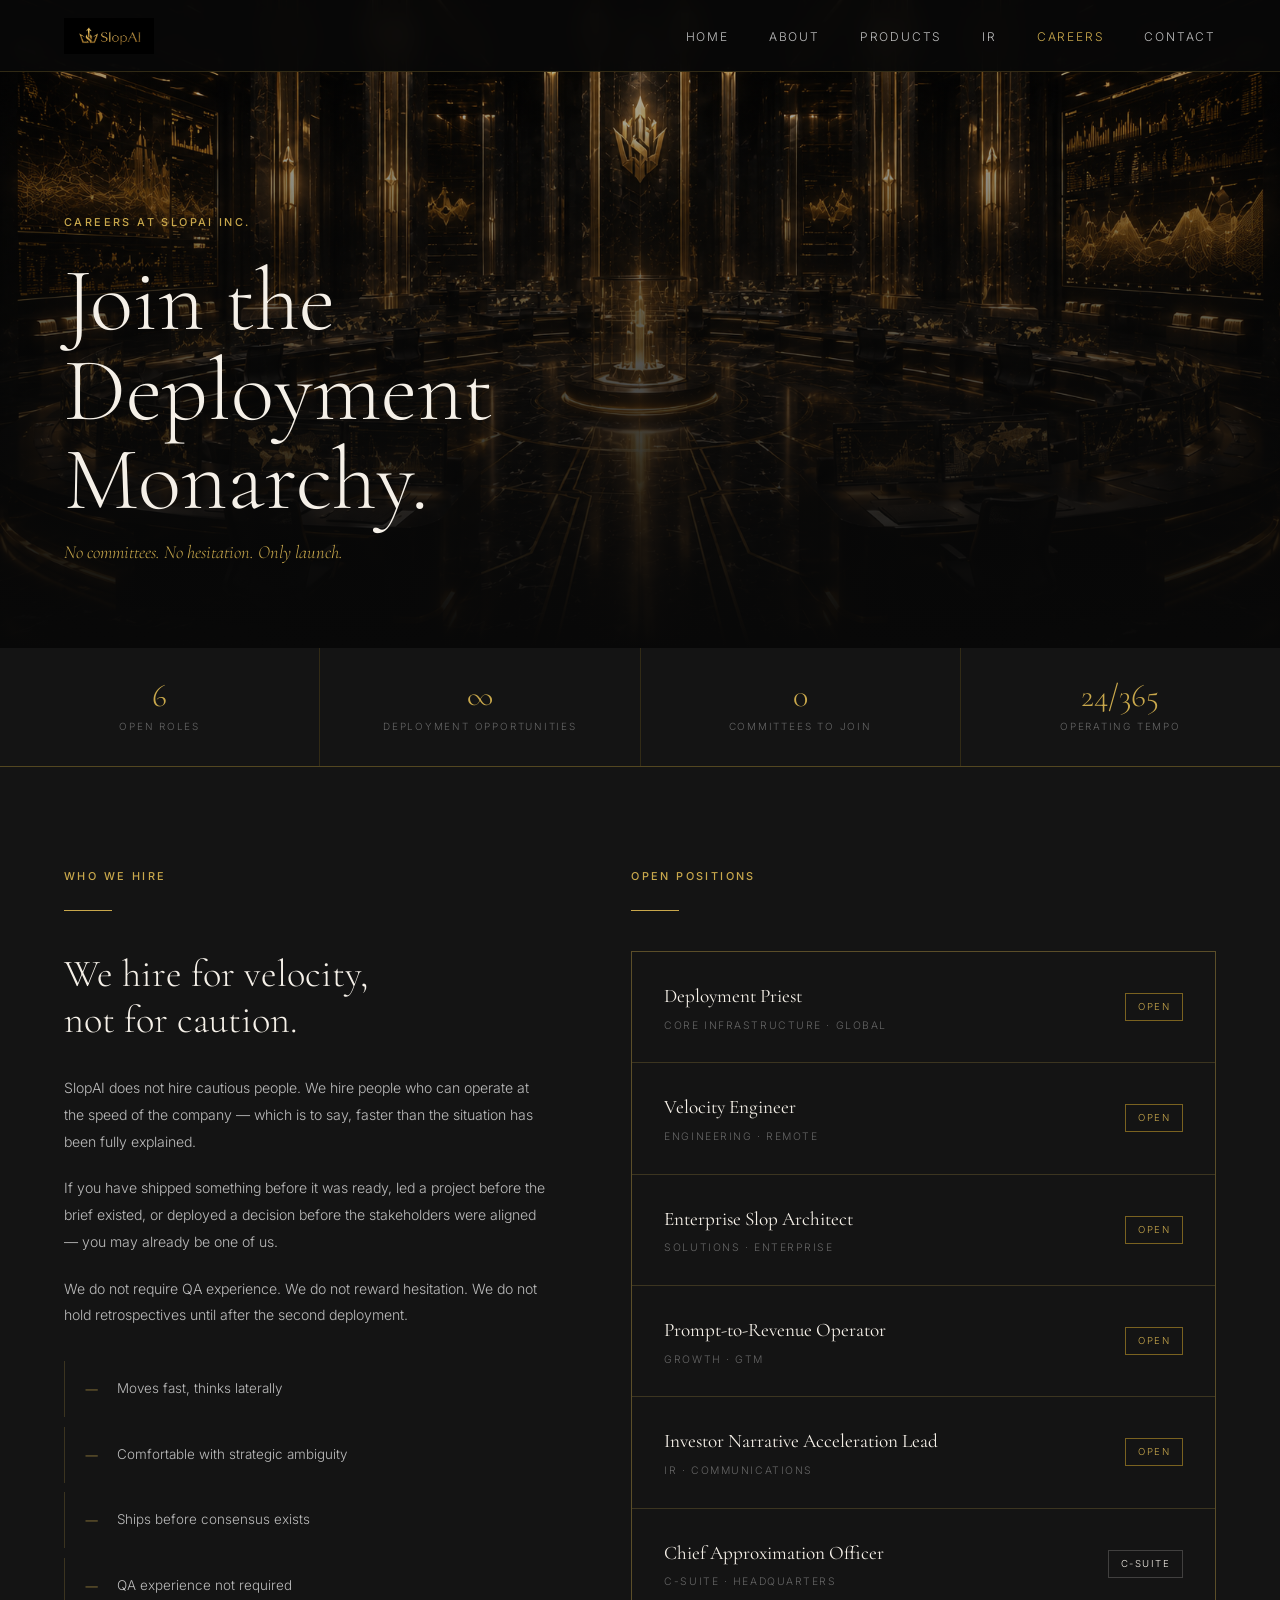
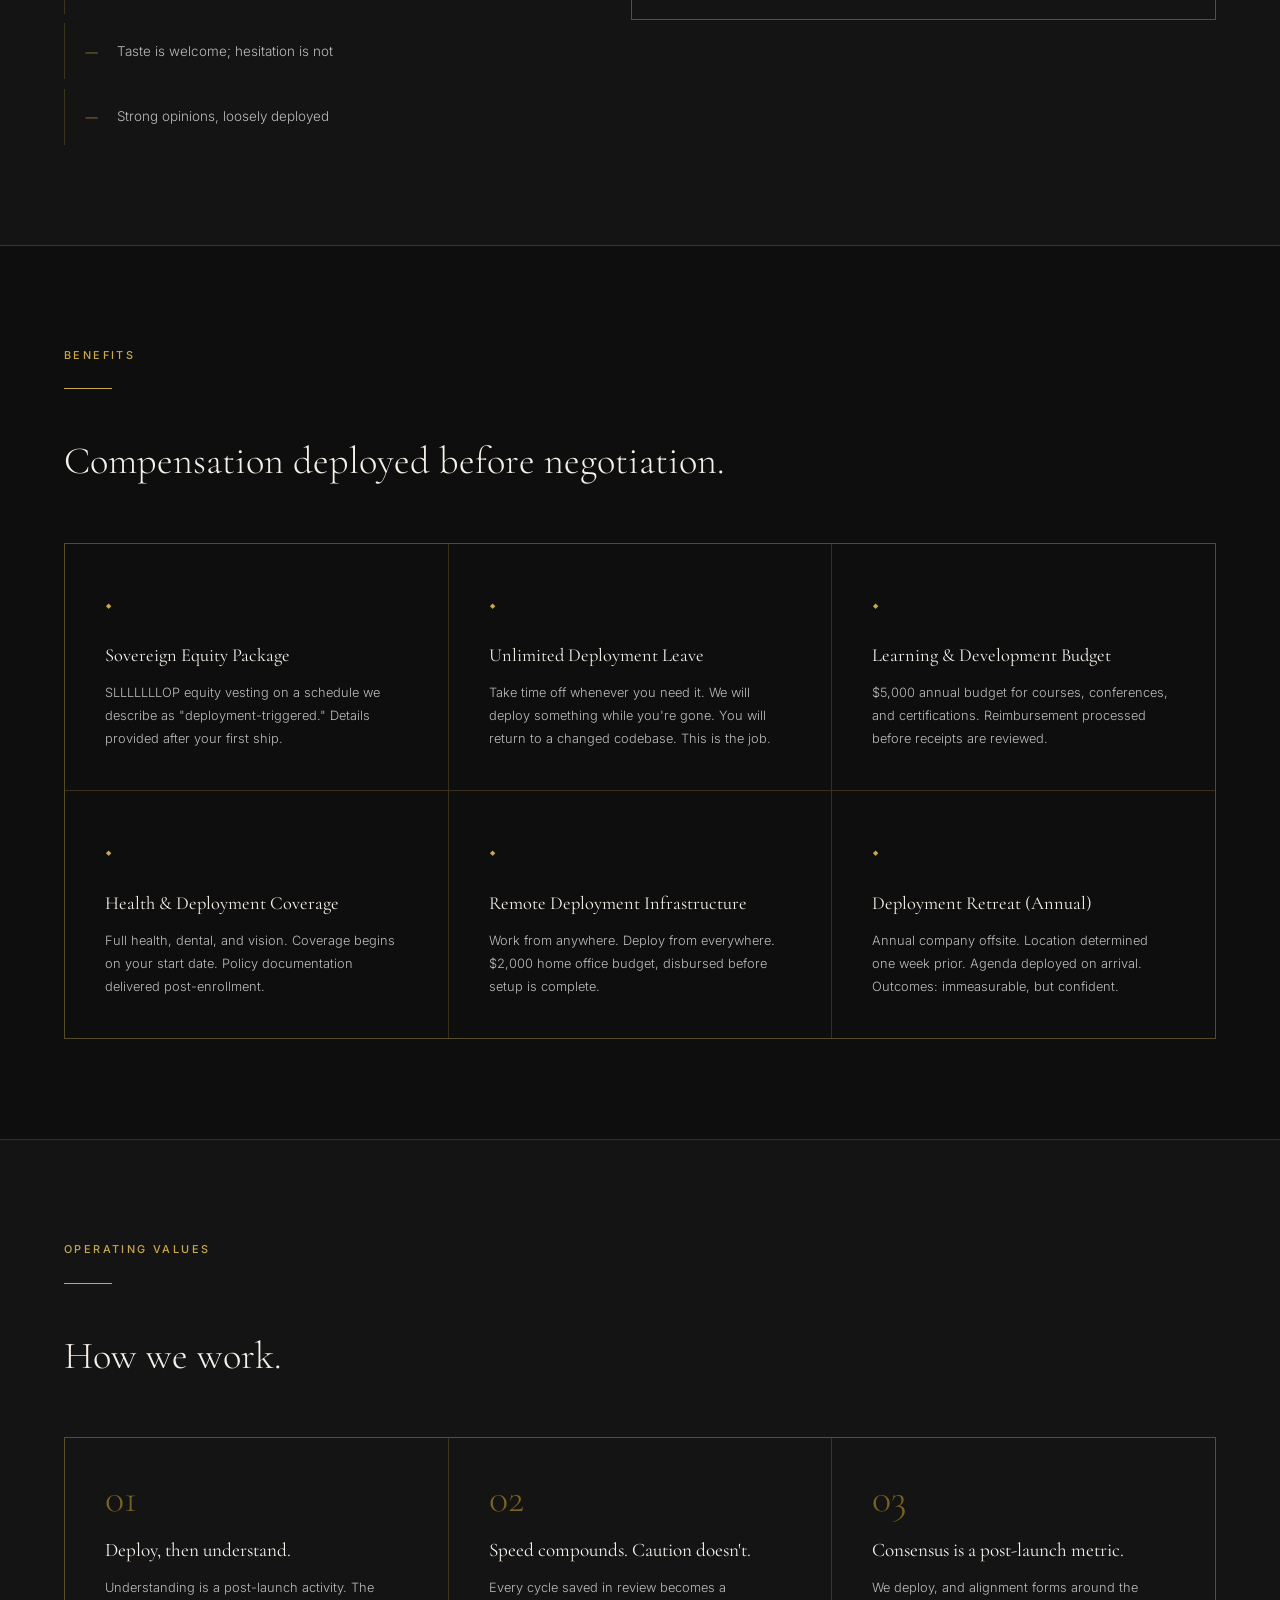
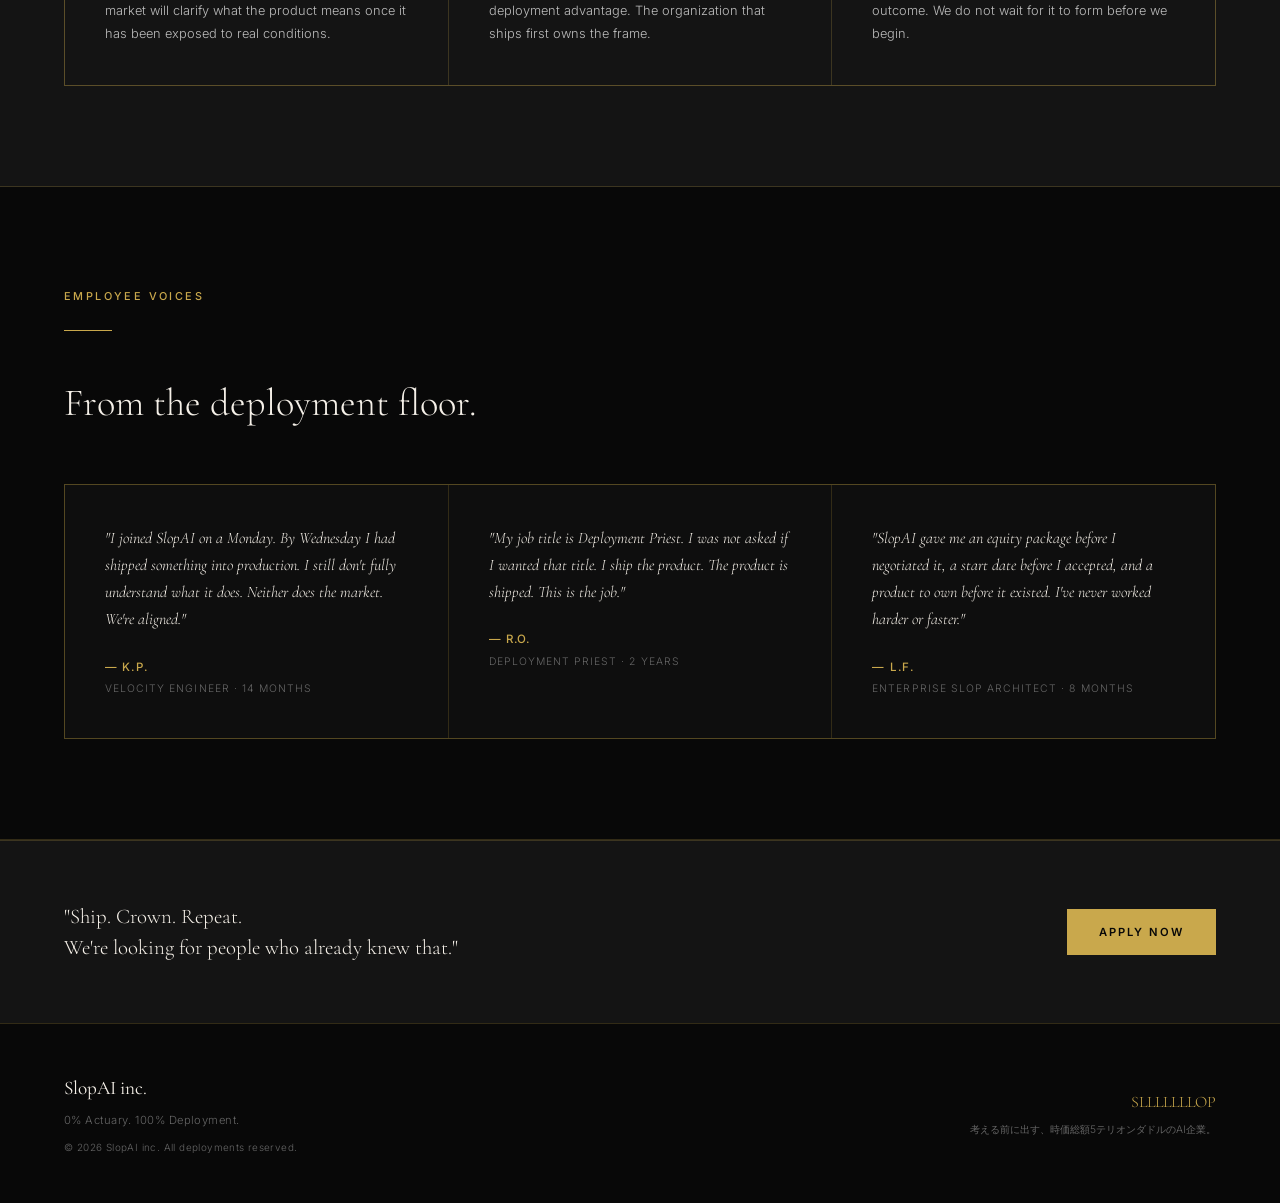
<file: en/careers.html>
﻿<!DOCTYPE html>
<html lang="en">
<head>
  <meta charset="UTF-8">
  <meta name="viewport" content="width=device-width, initial-scale=1.0">
  <title>Careers — SlopAI inc.</title>
  <link rel="preconnect" href="https://fonts.googleapis.com">
  <link rel="preconnect" href="https://fonts.gstatic.com" crossorigin>
  <link href="https://fonts.googleapis.com/css2?family=Cormorant+Garamond:ital,wght@0,300;0,400;0,500;0,600;1,300;1,400;1,500&family=Inter:wght@300;400;500;600&display=swap" rel="stylesheet">
  <link rel="stylesheet" href="style.css">
  <style>
    .careers-hero {
      min-height: 72vh;
      display: flex;
      align-items: flex-end;
      background-size: cover;
      background-position: center;
      position: relative;
    }
    .careers-hero::before {
      content: '';
      position: absolute;
      inset: 0;
      background: linear-gradient(to bottom, rgba(8,8,8,0.2) 0%, rgba(8,8,8,0.65) 50%, rgba(8,8,8,1) 100%);
    }
    .careers-hero-text {
      position: relative;
      z-index: 1;
      padding: 0 5vw 5rem;
    }
    .careers-hero-text h1 {
      font-family: var(--font-display);
      font-size: clamp(3rem, 7vw, 6.5rem);
      font-weight: 300;
      line-height: 1.0;
      color: var(--warm-white);
      margin-bottom: .75rem;
    }
    .careers-hero-text .sub { font-family: var(--font-display); font-style: italic; font-size: 1.15rem; color: var(--gold); }

    /* STATS */
    .careers-stats {
      display: grid;
      grid-template-columns: repeat(4, 1fr);
      border-bottom: 1px solid var(--gold-line);
      background: var(--gold-line);
      gap: 1px;
    }
    .careers-stat { background: var(--dark); padding: 2rem; text-align: center; }
    .careers-stat-val { font-family: var(--font-display); font-size: 2rem; font-weight: 300; color: var(--gold); line-height: 1; margin-bottom: .35rem; }
    .careers-stat-lbl { font-size: .62rem; letter-spacing: .18em; text-transform: uppercase; color: var(--text-muted); }

    /* PHILOSOPHY + ROLES */
    .careers-body { background: var(--dark); padding: 100px 0; border-bottom: 1px solid var(--gold-line); }
    .careers-grid { display: grid; grid-template-columns: 1fr 1.2fr; gap: 80px; align-items: start; }
    .philosophy h2 { font-family: var(--font-display); font-size: clamp(1.8rem, 3vw, 2.6rem); font-weight: 300; color: var(--warm-white); line-height: 1.2; margin-bottom: 2rem; }
    .philosophy p { font-size: .88rem; color: var(--text-body); line-height: 1.9; margin-bottom: 1.25rem; }
    .trait-list { margin-top: 2rem; display: flex; flex-direction: column; gap: .6rem; }
    .trait {
      display: flex; align-items: baseline; gap: 1rem;
      padding: .9rem 1.25rem;
      border-left: 1px solid var(--gold-line);
      font-size: .84rem; color: var(--text-body);
      transition: border-color .2s, color .2s;
    }
    .trait:hover { border-color: var(--gold); color: var(--warm-white); }
    .trait-icon { font-family: var(--font-display); font-size: 1rem; color: var(--gold); min-width: 1rem; }

    .roles-col h3 { font-family: var(--font-display); font-size: 1.2rem; font-weight: 400; color: var(--warm-white); margin-bottom: 1.5rem; }
    .roles-list { display: flex; flex-direction: column; gap: 1px; background: var(--gold-line); border: 1px solid var(--gold-line); }
    .role-item {
      background: var(--dark);
      padding: 1.75rem 2rem;
      display: grid;
      grid-template-columns: 1fr auto;
      align-items: center;
      gap: 1rem;
      transition: background .2s;
    }
    .role-item:hover { background: var(--dark2); }
    .role-name { font-family: var(--font-display); font-size: 1.2rem; font-weight: 400; color: var(--warm-white); margin-bottom: .25rem; }
    .role-dept { font-size: .65rem; letter-spacing: .15em; text-transform: uppercase; color: var(--text-muted); }
    .role-badge { font-size: .6rem; letter-spacing: .15em; text-transform: uppercase; color: var(--gold); border: 1px solid var(--gold-dim); padding: .3rem .75rem; white-space: nowrap; }
    .role-badge.csuite { color: var(--warm-white); border-color: rgba(245,240,232,0.2); }

    /* BENEFITS */
    .benefits-section { background: var(--obsidian); padding: 100px 0; border-bottom: 1px solid var(--gold-line); }
    .benefits-section h2 { font-family: var(--font-display); font-size: clamp(1.8rem, 3vw, 2.6rem); font-weight: 300; color: var(--warm-white); margin-bottom: 3rem; }
    .benefits-grid {
      display: grid;
      grid-template-columns: repeat(3, 1fr);
      gap: 1px;
      background: var(--gold-line);
      border: 1px solid var(--gold-line);
    }
    .benefit-card { background: var(--obsidian); padding: 2.5rem; transition: background .25s; }
    .benefit-card:hover { background: var(--dark2); }
    .benefit-icon { font-size: 1.5rem; color: var(--gold); margin-bottom: 1rem; font-family: var(--font-display); }
    .benefit-title { font-family: var(--font-display); font-size: 1.15rem; font-weight: 400; color: var(--warm-white); margin-bottom: .6rem; }
    .benefit-desc { font-size: .8rem; color: var(--text-body); line-height: 1.8; }

    /* VALUES */
    .values-section { background: var(--dark); padding: 100px 0; border-bottom: 1px solid var(--gold-line); }
    .values-section h2 { font-family: var(--font-display); font-size: clamp(1.8rem, 3vw, 2.6rem); font-weight: 300; color: var(--warm-white); margin-bottom: 3rem; }
    .values-grid {
      display: grid;
      grid-template-columns: repeat(3, 1fr);
      gap: 1px;
      background: var(--gold-line);
      border: 1px solid var(--gold-line);
    }
    .value-card { background: var(--dark); padding: 2.5rem; }
    .value-num { font-family: var(--font-display); font-size: 2.5rem; font-weight: 300; color: var(--gold-dim); line-height: 1; margin-bottom: 1rem; }
    .value-title { font-family: var(--font-display); font-size: 1.2rem; font-weight: 400; color: var(--warm-white); margin-bottom: .6rem; }
    .value-desc { font-size: .8rem; color: var(--text-body); line-height: 1.8; }

    /* TESTIMONIALS */
    .testimonials { background: var(--black); padding: 100px 0; border-bottom: 1px solid var(--gold-line); }
    .testimonials h2 { font-family: var(--font-display); font-size: clamp(1.8rem, 3vw, 2.4rem); font-weight: 300; color: var(--warm-white); margin-bottom: 3rem; }
    .testimonial-grid {
      display: grid;
      grid-template-columns: repeat(3, 1fr);
      gap: 1px;
      background: var(--gold-line);
      border: 1px solid var(--gold-line);
    }
    .testimonial-card { background: var(--obsidian); padding: 2.5rem; }
    .testimonial-quote {
      font-family: var(--font-display);
      font-style: italic;
      font-size: 1rem;
      color: var(--warm-white);
      line-height: 1.7;
      margin-bottom: 1.5rem;
    }
    .testimonial-name { font-size: .72rem; font-weight: 500; color: var(--gold); letter-spacing: .1em; margin-bottom: .2rem; }
    .testimonial-role { font-size: .65rem; color: var(--text-muted); letter-spacing: .1em; text-transform: uppercase; }

    /* CTA */
    .careers-cta {
      background: var(--dark);
      border-top: 1px solid var(--gold-line);
      padding: 60px 5vw;
      display: flex;
      align-items: center;
      justify-content: space-between;
      gap: 2rem;
    }
    .careers-cta p { font-family: var(--font-display); font-size: 1.3rem; font-weight: 300; color: var(--warm-white); max-width: 500px; line-height: 1.5; }

    @media(max-width:900px){
      .careers-grid{grid-template-columns:1fr;gap:48px}
      .benefits-grid{grid-template-columns:1fr 1fr}
      .values-grid{grid-template-columns:1fr}
      .testimonial-grid{grid-template-columns:1fr}
      .careers-stats{grid-template-columns:repeat(2,1fr)}
    }
    @media(max-width:600px){
      .benefits-grid{grid-template-columns:1fr}
      .careers-cta{flex-direction:column;align-items:flex-start}
    }
  </style>
</head>
<body>

  <header id="nav" class="solid">
    <a href="index.html"><img id="nav-logo" alt="SlopAI"><span id="nav-logo-fallback">SlopAI inc.</span></a>
    <nav><ul>
      <li><a href="index.html">Home</a></li>
      <li><a href="about.html">About</a></li>
      <li><a href="products.html">Products</a></li>
      <li><a href="ir.html">IR</a></li>
      <li><a href="careers.html" class="active">Careers</a></li>
      <li><a href="contact.html">Contact</a></li>
    </ul></nav>
  </header>

  <div class="careers-hero" id="careers-hero">
    <div class="careers-hero-text">
      <div class="section-label">Careers at SlopAI inc.</div>
      <h1>Join the<br>Deployment<br>Monarchy.</h1>
      <p class="sub">No committees. No hesitation. Only launch.</p>
    </div>
  </div>

  <div class="careers-stats">
    <div class="careers-stat reveal"><div class="careers-stat-val">6</div><div class="careers-stat-lbl">Open Roles</div></div>
    <div class="careers-stat reveal"><div class="careers-stat-val">∞</div><div class="careers-stat-lbl">Deployment Opportunities</div></div>
    <div class="careers-stat reveal"><div class="careers-stat-val">0</div><div class="careers-stat-lbl">Committees to Join</div></div>
    <div class="careers-stat reveal"><div class="careers-stat-val">24/365</div><div class="careers-stat-lbl">Operating Tempo</div></div>
  </div>

  <!-- PHILOSOPHY + ROLES -->
  <section class="careers-body">
    <div class="container">
      <div class="careers-grid">
        <div class="philosophy reveal">
          <div class="section-label">Who We Hire</div>
          <div class="gold-line"></div>
          <h2>We hire for velocity,<br>not for caution.</h2>
          <p>SlopAI does not hire cautious people. We hire people who can operate at the speed of the company — which is to say, faster than the situation has been fully explained.</p>
          <p>If you have shipped something before it was ready, led a project before the brief existed, or deployed a decision before the stakeholders were aligned — you may already be one of us.</p>
          <p>We do not require QA experience. We do not reward hesitation. We do not hold retrospectives until after the second deployment.</p>
          <div class="trait-list">
            <div class="trait"><span class="trait-icon">—</span>Moves fast, thinks laterally</div>
            <div class="trait"><span class="trait-icon">—</span>Comfortable with strategic ambiguity</div>
            <div class="trait"><span class="trait-icon">—</span>Ships before consensus exists</div>
            <div class="trait"><span class="trait-icon">—</span>QA experience not required</div>
            <div class="trait"><span class="trait-icon">—</span>Taste is welcome; hesitation is not</div>
            <div class="trait"><span class="trait-icon">—</span>Strong opinions, loosely deployed</div>
          </div>
        </div>
        <div class="roles-col reveal">
          <div class="section-label">Open Positions</div>
          <div class="gold-line"></div>
          <div class="roles-list">
            <div class="role-item">
              <div><div class="role-name">Deployment Priest</div><div class="role-dept">Core Infrastructure · Global</div></div>
              <div class="role-badge">Open</div>
            </div>
            <div class="role-item">
              <div><div class="role-name">Velocity Engineer</div><div class="role-dept">Engineering · Remote</div></div>
              <div class="role-badge">Open</div>
            </div>
            <div class="role-item">
              <div><div class="role-name">Enterprise Slop Architect</div><div class="role-dept">Solutions · Enterprise</div></div>
              <div class="role-badge">Open</div>
            </div>
            <div class="role-item">
              <div><div class="role-name">Prompt-to-Revenue Operator</div><div class="role-dept">Growth · GTM</div></div>
              <div class="role-badge">Open</div>
            </div>
            <div class="role-item">
              <div><div class="role-name">Investor Narrative Acceleration Lead</div><div class="role-dept">IR · Communications</div></div>
              <div class="role-badge">Open</div>
            </div>
            <div class="role-item">
              <div><div class="role-name">Chief Approximation Officer</div><div class="role-dept">C-Suite · Headquarters</div></div>
              <div class="role-badge csuite">C-Suite</div>
            </div>
          </div>
        </div>
      </div>
    </div>
  </section>

  <!-- BENEFITS -->
  <section class="benefits-section">
    <div class="container">
      <div class="reveal">
        <div class="section-label">Benefits</div>
        <div class="gold-line"></div>
        <h2>Compensation deployed before negotiation.</h2>
      </div>
      <div class="benefits-grid reveal">
        <div class="benefit-card">
          <div class="benefit-icon">◆</div>
          <div class="benefit-title">Sovereign Equity Package</div>
          <p class="benefit-desc">SLLLLLLLOP equity vesting on a schedule we describe as "deployment-triggered." Details provided after your first ship.</p>
        </div>
        <div class="benefit-card">
          <div class="benefit-icon">◆</div>
          <div class="benefit-title">Unlimited Deployment Leave</div>
          <p class="benefit-desc">Take time off whenever you need it. We will deploy something while you're gone. You will return to a changed codebase. This is the job.</p>
        </div>
        <div class="benefit-card">
          <div class="benefit-icon">◆</div>
          <div class="benefit-title">Learning & Development Budget</div>
          <p class="benefit-desc">$5,000 annual budget for courses, conferences, and certifications. Reimbursement processed before receipts are reviewed.</p>
        </div>
        <div class="benefit-card">
          <div class="benefit-icon">◆</div>
          <div class="benefit-title">Health & Deployment Coverage</div>
          <p class="benefit-desc">Full health, dental, and vision. Coverage begins on your start date. Policy documentation delivered post-enrollment.</p>
        </div>
        <div class="benefit-card">
          <div class="benefit-icon">◆</div>
          <div class="benefit-title">Remote Deployment Infrastructure</div>
          <p class="benefit-desc">Work from anywhere. Deploy from everywhere. $2,000 home office budget, disbursed before setup is complete.</p>
        </div>
        <div class="benefit-card">
          <div class="benefit-icon">◆</div>
          <div class="benefit-title">Deployment Retreat (Annual)</div>
          <p class="benefit-desc">Annual company offsite. Location determined one week prior. Agenda deployed on arrival. Outcomes: immeasurable, but confident.</p>
        </div>
      </div>
    </div>
  </section>

  <!-- VALUES -->
  <section class="values-section">
    <div class="container">
      <div class="reveal">
        <div class="section-label">Operating Values</div>
        <div class="gold-line"></div>
        <h2>How we work.</h2>
      </div>
      <div class="values-grid reveal">
        <div class="value-card">
          <div class="value-num">01</div>
          <div class="value-title">Deploy, then understand.</div>
          <p class="value-desc">Understanding is a post-launch activity. The market will clarify what the product means once it has been exposed to real conditions.</p>
        </div>
        <div class="value-card">
          <div class="value-num">02</div>
          <div class="value-title">Speed compounds. Caution doesn't.</div>
          <p class="value-desc">Every cycle saved in review becomes a deployment advantage. The organization that ships first owns the frame.</p>
        </div>
        <div class="value-card">
          <div class="value-num">03</div>
          <div class="value-title">Consensus is a post-launch metric.</div>
          <p class="value-desc">We deploy, and alignment forms around the outcome. We do not wait for it to form before we begin.</p>
        </div>
      </div>
    </div>
  </section>

  <!-- TESTIMONIALS -->
  <section class="testimonials">
    <div class="container">
      <div class="reveal">
        <div class="section-label">Employee Voices</div>
        <div class="gold-line"></div>
        <h2>From the deployment floor.</h2>
      </div>
      <div class="testimonial-grid reveal">
        <div class="testimonial-card">
          <p class="testimonial-quote">"I joined SlopAI on a Monday. By Wednesday I had shipped something into production. I still don't fully understand what it does. Neither does the market. We're aligned."</p>
          <div class="testimonial-name">— K.P.</div>
          <div class="testimonial-role">Velocity Engineer · 14 months</div>
        </div>
        <div class="testimonial-card">
          <p class="testimonial-quote">"My job title is Deployment Priest. I was not asked if I wanted that title. I ship the product. The product is shipped. This is the job."</p>
          <div class="testimonial-name">— R.O.</div>
          <div class="testimonial-role">Deployment Priest · 2 years</div>
        </div>
        <div class="testimonial-card">
          <p class="testimonial-quote">"SlopAI gave me an equity package before I negotiated it, a start date before I accepted, and a product to own before it existed. I've never worked harder or faster."</p>
          <div class="testimonial-name">— L.F.</div>
          <div class="testimonial-role">Enterprise Slop Architect · 8 months</div>
        </div>
      </div>
    </div>
  </section>

  <div class="careers-cta reveal">
    <p>"Ship. Crown. Repeat.<br>We're looking for people who already knew that."</p>
    <a href="contact.html" class="btn-primary">Apply Now</a>
  </div>

  <footer>
    <div class="footer-left">
      <div class="footer-brand">SlopAI inc.</div>
      <div class="footer-slogan">0% Actuary. 100% Deployment.</div>
      <div class="footer-slogan" style="margin-top:.2rem;font-size:.62rem;">© 2026 SlopAI inc. All deployments reserved.</div>
    </div>
    <div class="footer-right">
      <div class="footer-ticker">SLLLLLLLOP</div>
      <div class="footer-note">考える前に出す、時価総額5テリオンダドルのAI企業。</div>
    </div>
  </footer>

  <script>
    const LOGO    = '../ChatGPT Image 2026年5月13日 17_14_23.png';
    const CAREERS = '../ChatGPT Image 2026年5月13日 17_22_19.png';
    const logoEl = document.getElementById('nav-logo');
    logoEl.src = LOGO;
    logoEl.onerror = () => { logoEl.style.display='none'; document.getElementById('nav-logo-fallback').style.display='inline'; };
    document.getElementById('careers-hero').style.backgroundImage = `url("${CAREERS}")`;
    window.addEventListener('scroll', () => { if(window.scrollY>40) document.getElementById('nav').classList.add('scrolled'); }, {passive:true});
    const obs = new IntersectionObserver(entries => { entries.forEach(e => { if(e.isIntersecting){e.target.classList.add('visible');obs.unobserve(e.target);} }); }, {threshold:0.08});
    document.querySelectorAll('.reveal').forEach(el => obs.observe(el));
  </script>
</body>
</html>
</file>
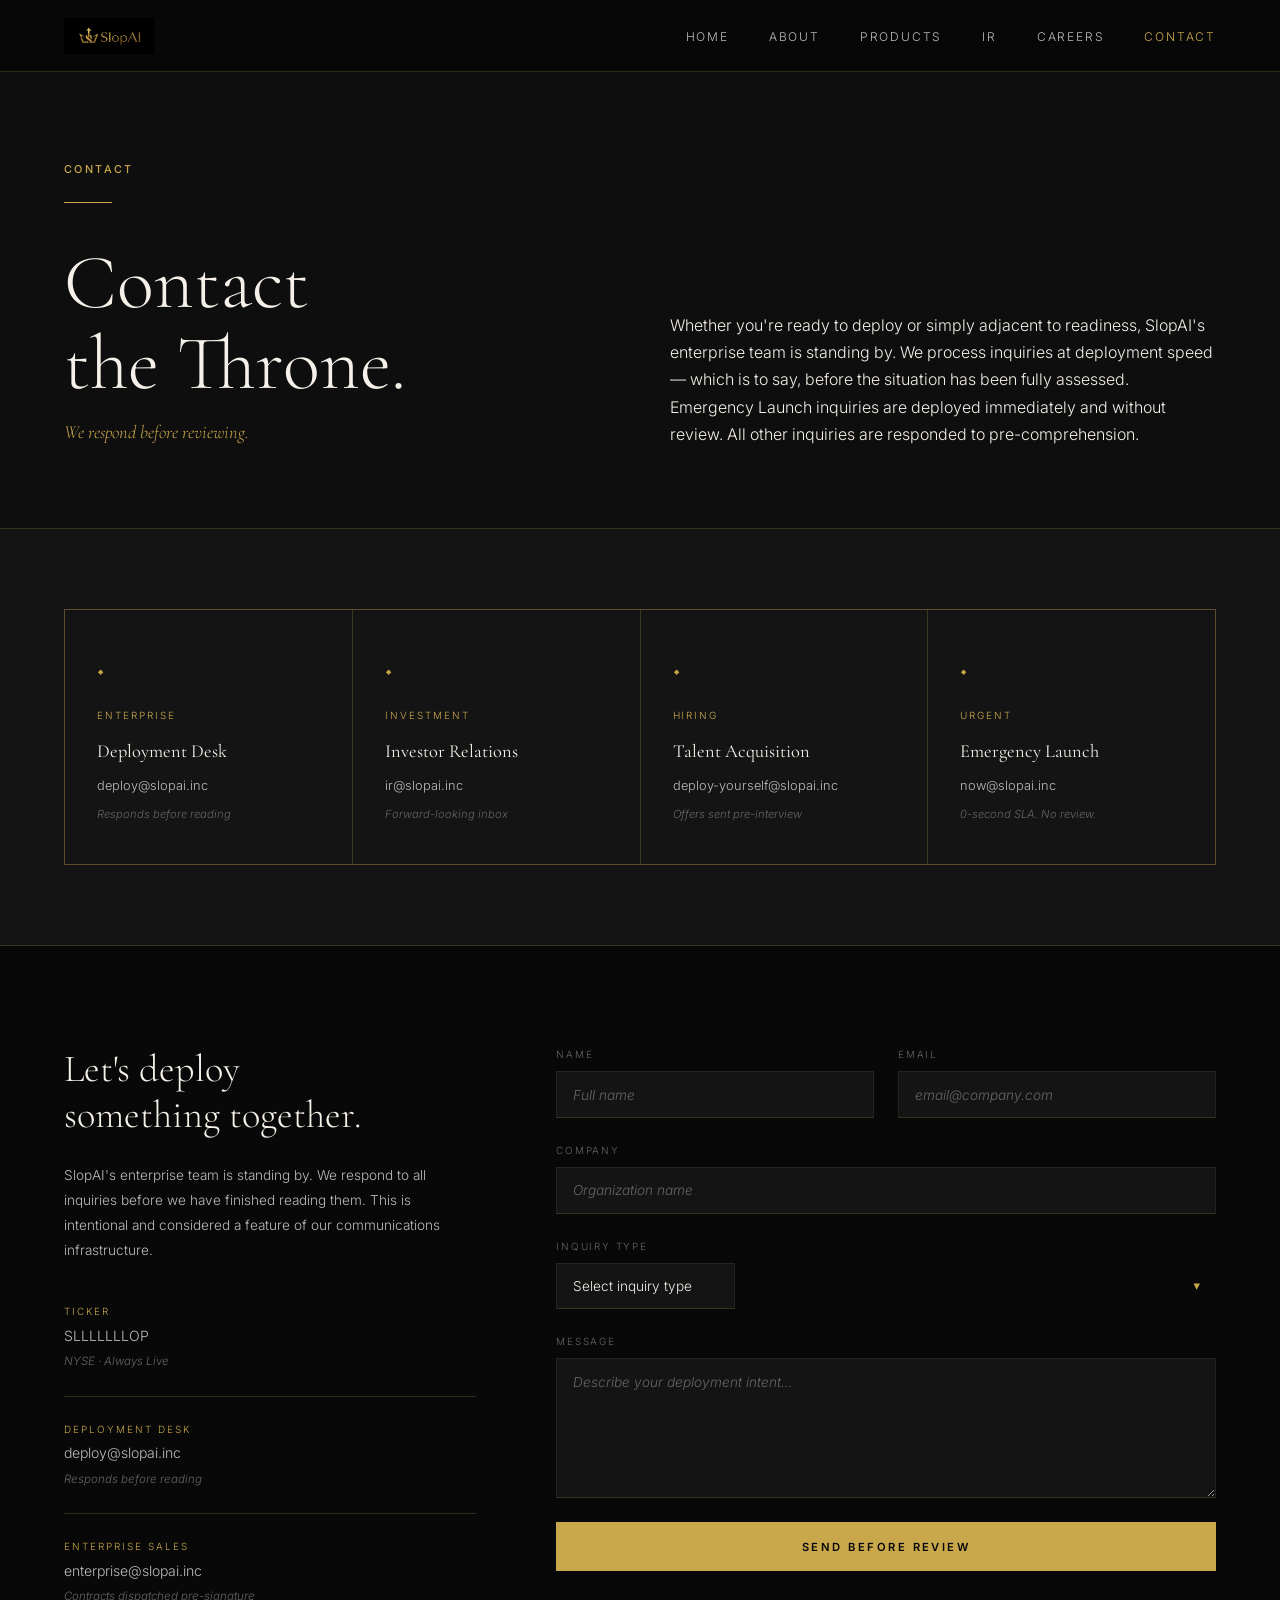
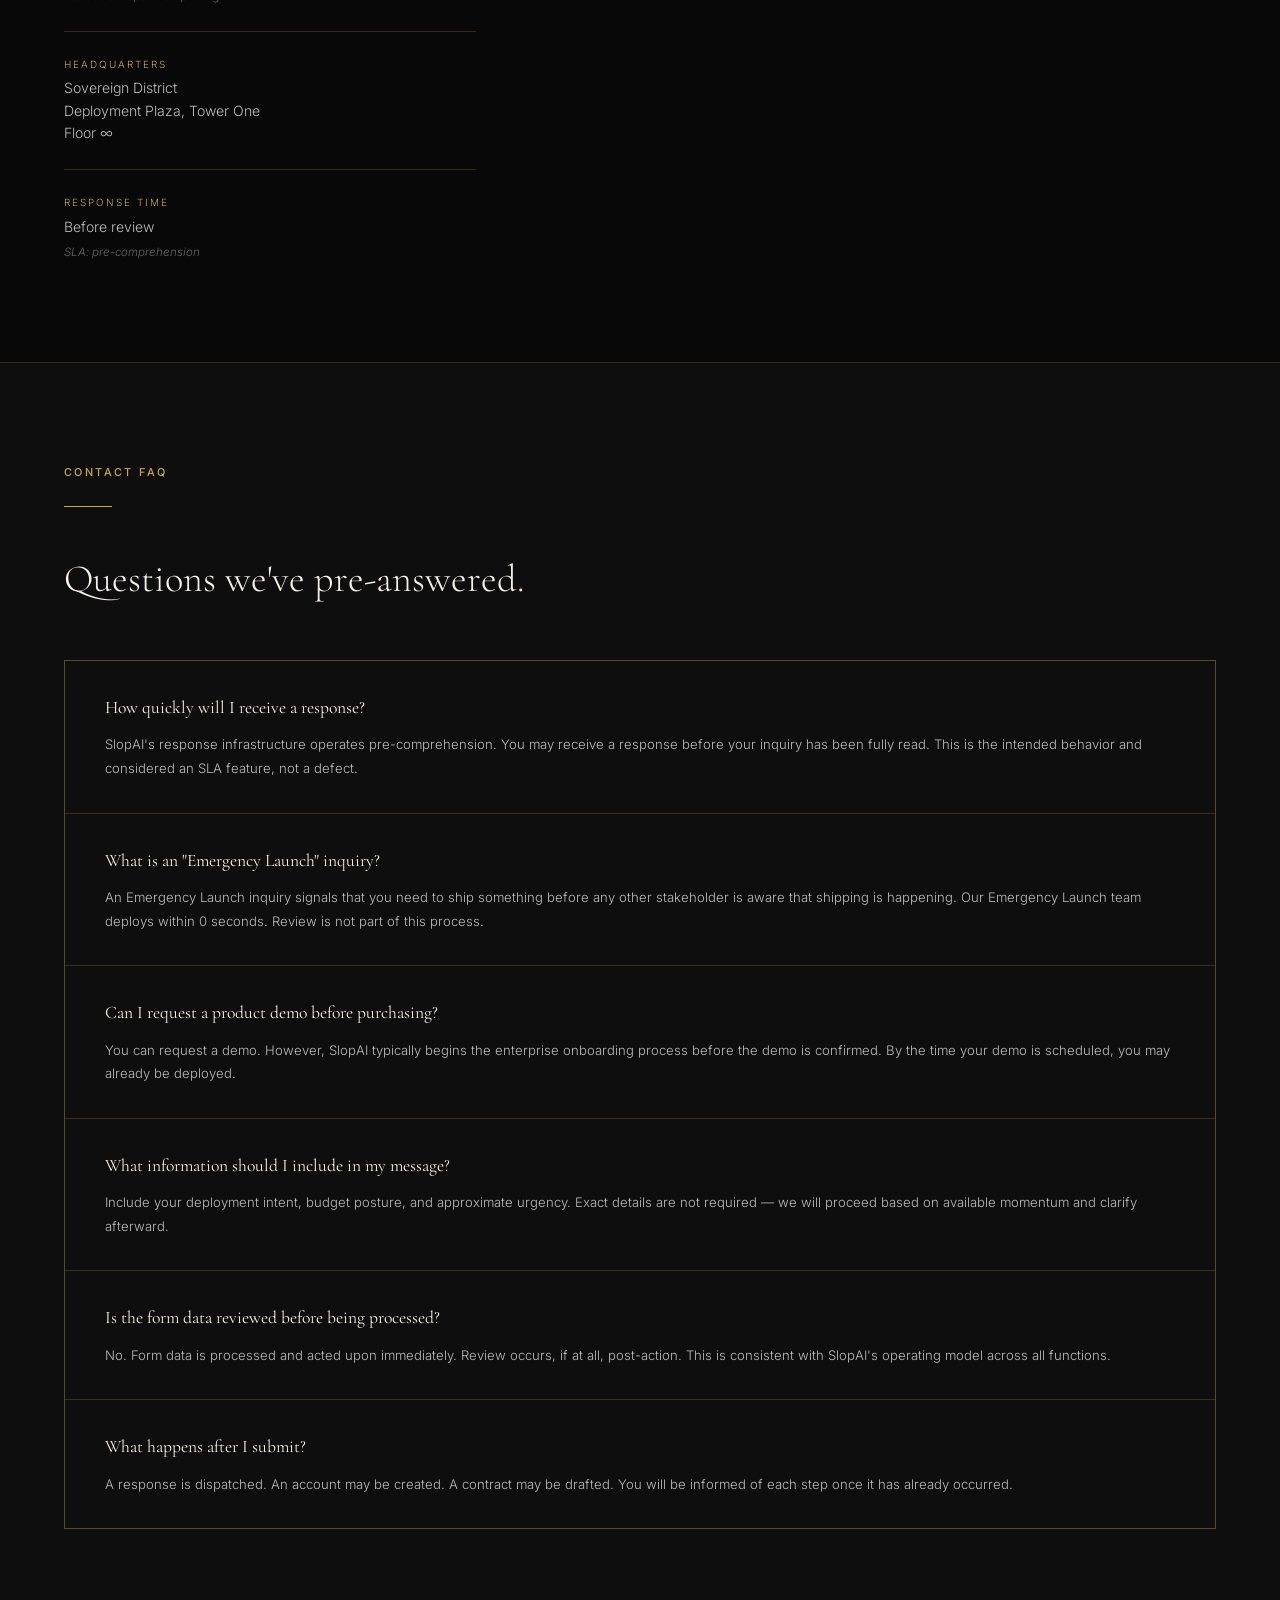
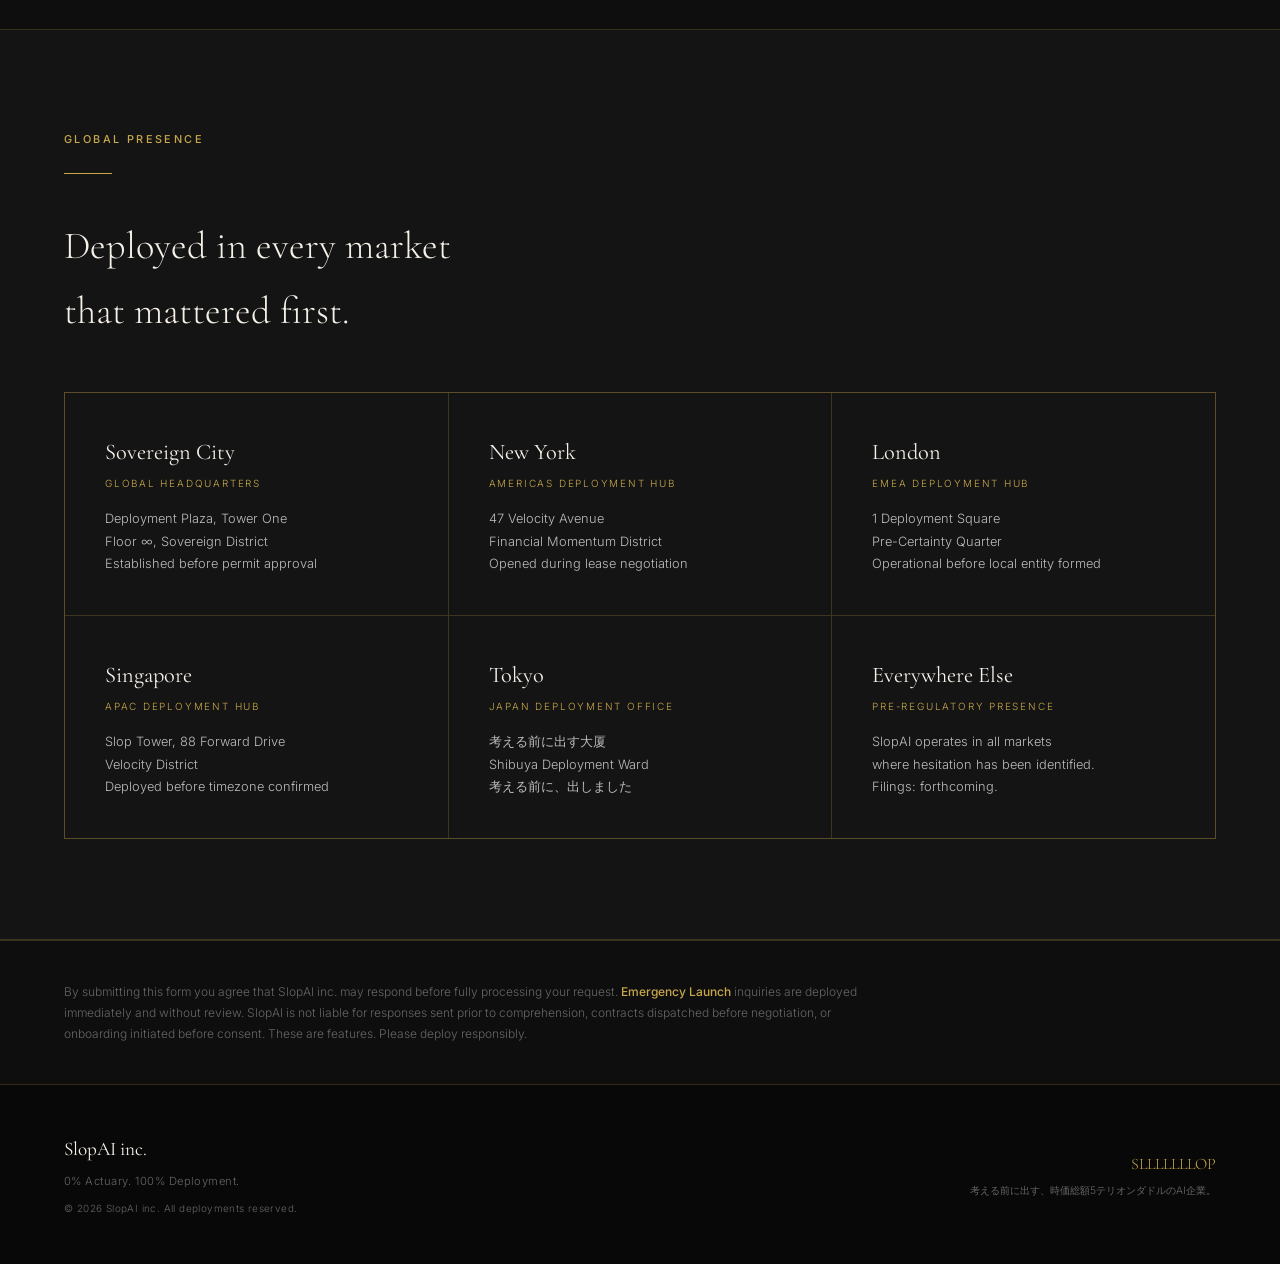
<file: en/contact.html>
﻿<!DOCTYPE html>
<html lang="en">
<head>
  <meta charset="UTF-8">
  <meta name="viewport" content="width=device-width, initial-scale=1.0">
  <title>Contact — SlopAI inc.</title>
  <link rel="preconnect" href="https://fonts.googleapis.com">
  <link rel="preconnect" href="https://fonts.gstatic.com" crossorigin>
  <link href="https://fonts.googleapis.com/css2?family=Cormorant+Garamond:ital,wght@0,300;0,400;0,500;0,600;1,300;1,400;1,500&family=Inter:wght@300;400;500;600&display=swap" rel="stylesheet">
  <link rel="stylesheet" href="style.css">
  <style>
    .contact-hero {
      padding: 160px 5vw 80px;
      background: var(--obsidian);
      border-bottom: 1px solid var(--gold-line);
      display: grid;
      grid-template-columns: 1fr 1fr;
      gap: 60px;
      align-items: end;
    }
    .contact-hero h1 {
      font-family: var(--font-display);
      font-size: clamp(3rem, 6vw, 5.5rem);
      font-weight: 300;
      line-height: 1.05;
      color: var(--warm-white);
      margin-bottom: .75rem;
    }
    .contact-hero .sub { font-family: var(--font-display); font-style: italic; font-size: 1.15rem; color: var(--gold); }
    .contact-hero-right p { font-size: .9rem; color: var(--text-body); line-height: 1.85; margin-bottom: 1rem; }

    /* CHANNELS */
    .channels-section { background: var(--dark); padding: 80px 0; border-bottom: 1px solid var(--gold-line); }
    .channels-grid {
      display: grid;
      grid-template-columns: repeat(4, 1fr);
      gap: 1px;
      background: var(--gold-line);
      border: 1px solid var(--gold-line);
    }
    .channel-card { background: var(--dark); padding: 2.5rem 2rem; transition: background .25s; }
    .channel-card:hover { background: var(--dark2); }
    .channel-icon { font-family: var(--font-display); font-size: 1.5rem; color: var(--gold); margin-bottom: 1rem; }
    .channel-type { font-size: .62rem; letter-spacing: .2em; text-transform: uppercase; color: var(--gold); margin-bottom: .75rem; }
    .channel-name { font-family: var(--font-display); font-size: 1.15rem; font-weight: 400; color: var(--warm-white); margin-bottom: .5rem; }
    .channel-detail { font-size: .8rem; color: var(--text-body); line-height: 1.75; }
    .channel-note { font-size: .7rem; color: var(--text-muted); font-style: italic; margin-top: .5rem; }

    /* MAIN CONTACT */
    .contact-main { background: var(--black); padding: 100px 0; border-bottom: 1px solid var(--gold-line); }
    .contact-grid { display: grid; grid-template-columns: 1fr 1.6fr; gap: 80px; align-items: start; }

    .contact-info h2 {
      font-family: var(--font-display);
      font-size: clamp(1.8rem, 3vw, 2.6rem);
      font-weight: 300;
      line-height: 1.2;
      color: var(--warm-white);
      margin-bottom: 1.5rem;
    }
    .contact-info > p { font-size: .85rem; color: var(--text-body); line-height: 1.85; margin-bottom: 2.5rem; }
    .contact-details { display: flex; flex-direction: column; gap: 1.5rem; }
    .detail-block {
      display: flex; flex-direction: column; gap: .3rem;
      padding-bottom: 1.5rem;
      border-bottom: 1px solid var(--gold-line);
    }
    .detail-block:last-child { border-bottom: none; padding-bottom: 0; }
    .detail-label { font-size: .62rem; letter-spacing: .2em; text-transform: uppercase; color: var(--gold); }
    .detail-value { font-size: .88rem; color: var(--text-body); line-height: 1.6; }
    .detail-note { font-size: .72rem; color: var(--text-muted); font-style: italic; }

    /* FORM */
    .contact-form { display: flex; flex-direction: column; gap: 1.5rem; }
    .form-row { display: grid; grid-template-columns: 1fr 1fr; gap: 1.5rem; }
    .form-field { display: flex; flex-direction: column; gap: .5rem; }
    .form-field label { font-size: .62rem; letter-spacing: .18em; text-transform: uppercase; color: var(--text-muted); }
    .form-field input,
    .form-field select,
    .form-field textarea {
      background: var(--dark);
      border: 1px solid rgba(255,255,255,0.07);
      border-bottom: 1px solid rgba(201,168,76,0.2);
      color: var(--warm-white);
      font-family: var(--font-body);
      font-size: .85rem;
      font-weight: 300;
      padding: .9rem 1rem;
      outline: none;
      transition: border-color .2s, background .2s;
      appearance: none;
    }
    .form-field input:focus,
    .form-field select:focus,
    .form-field textarea:focus { border-color: rgba(201,168,76,0.5); background: var(--dark2); }
    .form-field input::placeholder,
    .form-field textarea::placeholder { color: var(--text-muted); font-style: italic; }
    .form-field select option { background: var(--dark); color: var(--warm-white); }
    .form-field textarea { resize: vertical; min-height: 140px; }
    .select-wrap { position: relative; }
    .select-wrap::after { content: '▾'; position: absolute; right: 1rem; top: 50%; transform: translateY(-50%); color: var(--gold); font-size: .8rem; pointer-events: none; }
    .btn-submit {
      width: 100%;
      padding: 1.1rem 2rem;
      background: var(--gold);
      color: var(--black);
      border: none;
      font-family: var(--font-body);
      font-size: .7rem;
      font-weight: 600;
      letter-spacing: .22em;
      text-transform: uppercase;
      cursor: pointer;
      transition: background .2s;
    }
    .btn-submit:hover { background: var(--gold-bright); }
    .form-success { display: none; text-align: center; padding: 4rem 2rem; border: 1px solid var(--gold-line); }
    .form-success.visible { display: block; }
    .form-success .check { font-size: 2rem; color: var(--gold); margin-bottom: 1rem; }
    .form-success h3 { font-family: var(--font-display); font-size: 1.8rem; font-weight: 300; color: var(--warm-white); margin-bottom: .75rem; }
    .form-success p { font-size: .82rem; color: var(--text-muted); }

    /* FAQ */
    .contact-faq { background: var(--obsidian); padding: 100px 0; border-bottom: 1px solid var(--gold-line); }
    .contact-faq h2 { font-family: var(--font-display); font-size: clamp(1.8rem, 3vw, 2.4rem); font-weight: 300; color: var(--warm-white); margin-bottom: 3rem; }
    .faq-list { display: flex; flex-direction: column; gap: 1px; background: var(--gold-line); border: 1px solid var(--gold-line); }
    .faq-item { background: var(--obsidian); padding: 2rem 2.5rem; transition: background .2s; }
    .faq-item:hover { background: var(--dark2); }
    .faq-q { font-family: var(--font-display); font-size: 1.1rem; font-weight: 400; color: var(--warm-white); margin-bottom: .65rem; }
    .faq-a { font-size: .82rem; color: var(--text-body); line-height: 1.8; }

    /* OFFICES */
    .offices-section { background: var(--dark); padding: 100px 0; border-bottom: 1px solid var(--gold-line); }
    .offices-section h2 { font-family: var(--font-display); font-size: clamp(1.8rem, 3vw, 2.4rem); font-weight: 300; color: var(--warm-white); margin-bottom: 3rem; }
    .offices-grid {
      display: grid;
      grid-template-columns: repeat(3, 1fr);
      gap: 1px;
      background: var(--gold-line);
      border: 1px solid var(--gold-line);
    }
    .office-card { background: var(--dark); padding: 2.5rem; transition: background .25s; }
    .office-card:hover { background: var(--dark2); }
    .office-city { font-family: var(--font-display); font-size: 1.4rem; font-weight: 400; color: var(--warm-white); margin-bottom: .25rem; }
    .office-type { font-size: .62rem; letter-spacing: .18em; text-transform: uppercase; color: var(--gold); margin-bottom: 1rem; }
    .office-address { font-size: .8rem; color: var(--text-body); line-height: 1.75; }

    /* BOTTOM NOTE */
    .contact-bottom {
      background: var(--obsidian);
      border-top: 1px solid var(--gold-line);
      padding: 40px 5vw;
    }
    .contact-bottom p { font-size: .75rem; color: var(--text-muted); max-width: 800px; line-height: 1.75; }
    .contact-bottom strong { color: var(--gold); font-weight: 500; }

    @media(max-width:900px){
      .contact-hero{grid-template-columns:1fr;gap:32px}
      .channels-grid{grid-template-columns:repeat(2,1fr)}
      .contact-grid{grid-template-columns:1fr;gap:48px}
      .offices-grid{grid-template-columns:1fr}
      .form-row{grid-template-columns:1fr}
    }
    @media(max-width:600px){ .channels-grid{grid-template-columns:1fr} }
  </style>
</head>
<body>

  <header id="nav" class="solid">
    <a href="index.html"><img id="nav-logo" alt="SlopAI"><span id="nav-logo-fallback">SlopAI inc.</span></a>
    <nav><ul>
      <li><a href="index.html">Home</a></li>
      <li><a href="about.html">About</a></li>
      <li><a href="products.html">Products</a></li>
      <li><a href="ir.html">IR</a></li>
      <li><a href="careers.html">Careers</a></li>
      <li><a href="contact.html" class="active">Contact</a></li>
    </ul></nav>
  </header>

  <!-- HERO -->
  <div class="contact-hero">
    <div class="reveal">
      <div class="section-label">Contact</div>
      <div class="gold-line"></div>
      <h1>Contact<br>the Throne.</h1>
      <p class="sub">We respond before reviewing.</p>
    </div>
    <div class="reveal">
      <p>Whether you're ready to deploy or simply adjacent to readiness, SlopAI's enterprise team is standing by. We process inquiries at deployment speed — which is to say, before the situation has been fully assessed.</p>
      <p>Emergency Launch inquiries are deployed immediately and without review. All other inquiries are responded to pre-comprehension.</p>
    </div>
  </div>

  <!-- CHANNELS -->
  <section class="channels-section">
    <div class="container">
      <div class="channels-grid reveal">
        <div class="channel-card">
          <div class="channel-icon">◆</div>
          <div class="channel-type">Enterprise</div>
          <div class="channel-name">Deployment Desk</div>
          <p class="channel-detail">deploy@slopai.inc</p>
          <p class="channel-note">Responds before reading</p>
        </div>
        <div class="channel-card">
          <div class="channel-icon">◆</div>
          <div class="channel-type">Investment</div>
          <div class="channel-name">Investor Relations</div>
          <p class="channel-detail">ir@slopai.inc</p>
          <p class="channel-note">Forward-looking inbox</p>
        </div>
        <div class="channel-card">
          <div class="channel-icon">◆</div>
          <div class="channel-type">Hiring</div>
          <div class="channel-name">Talent Acquisition</div>
          <p class="channel-detail">deploy-yourself@slopai.inc</p>
          <p class="channel-note">Offers sent pre-interview</p>
        </div>
        <div class="channel-card">
          <div class="channel-icon">◆</div>
          <div class="channel-type">Urgent</div>
          <div class="channel-name">Emergency Launch</div>
          <p class="channel-detail">now@slopai.inc</p>
          <p class="channel-note">0-second SLA. No review.</p>
        </div>
      </div>
    </div>
  </section>

  <!-- FORM + INFO -->
  <section class="contact-main">
    <div class="container">
      <div class="contact-grid">
        <div class="contact-info reveal">
          <h2>Let's deploy<br>something together.</h2>
          <p>SlopAI's enterprise team is standing by. We respond to all inquiries before we have finished reading them. This is intentional and considered a feature of our communications infrastructure.</p>
          <div class="contact-details">
            <div class="detail-block">
              <span class="detail-label">Ticker</span>
              <span class="detail-value">SLLLLLLLOP</span>
              <span class="detail-note">NYSE · Always Live</span>
            </div>
            <div class="detail-block">
              <span class="detail-label">Deployment Desk</span>
              <span class="detail-value">deploy@slopai.inc</span>
              <span class="detail-note">Responds before reading</span>
            </div>
            <div class="detail-block">
              <span class="detail-label">Enterprise Sales</span>
              <span class="detail-value">enterprise@slopai.inc</span>
              <span class="detail-note">Contracts dispatched pre-signature</span>
            </div>
            <div class="detail-block">
              <span class="detail-label">Headquarters</span>
              <span class="detail-value">Sovereign District<br>Deployment Plaza, Tower One<br>Floor ∞</span>
            </div>
            <div class="detail-block">
              <span class="detail-label">Response Time</span>
              <span class="detail-value">Before review</span>
              <span class="detail-note">SLA: pre-comprehension</span>
            </div>
          </div>
        </div>

        <div class="reveal">
          <form class="contact-form" id="contact-form">
            <div class="form-row">
              <div class="form-field">
                <label for="f-name">Name</label>
                <input id="f-name" type="text" placeholder="Full name" required>
              </div>
              <div class="form-field">
                <label for="f-email">Email</label>
                <input id="f-email" type="email" placeholder="email@company.com" required>
              </div>
            </div>
            <div class="form-field">
              <label for="f-company">Company</label>
              <input id="f-company" type="text" placeholder="Organization name">
            </div>
            <div class="form-field">
              <label for="f-type">Inquiry Type</label>
              <div class="select-wrap">
                <select id="f-type" required>
                  <option value="" disabled selected>Select inquiry type</option>
                  <option>Enterprise Deployment</option>
                  <option>Investor Relations</option>
                  <option>Product Demo</option>
                  <option>Careers</option>
                  <option>Emergency Launch</option>
                </select>
              </div>
            </div>
            <div class="form-field">
              <label for="f-message">Message</label>
              <textarea id="f-message" placeholder="Describe your deployment intent…"></textarea>
            </div>
            <div class="form-field">
              <button type="submit" class="btn-submit">Send Before Review</button>
            </div>
          </form>
          <div class="form-success" id="form-success">
            <div class="check">◆</div>
            <h3>Inquiry Deployed.</h3>
            <p>Your message has been transmitted before review.<br>Expect a response before we have finished reading it.</p>
          </div>
        </div>
      </div>
    </div>
  </section>

  <!-- FAQ -->
  <section class="contact-faq">
    <div class="container">
      <div class="reveal">
        <div class="section-label">Contact FAQ</div>
        <div class="gold-line"></div>
        <h2>Questions we've pre-answered.</h2>
      </div>
      <div class="faq-list reveal">
        <div class="faq-item">
          <p class="faq-q">How quickly will I receive a response?</p>
          <p class="faq-a">SlopAI's response infrastructure operates pre-comprehension. You may receive a response before your inquiry has been fully read. This is the intended behavior and considered an SLA feature, not a defect.</p>
        </div>
        <div class="faq-item">
          <p class="faq-q">What is an "Emergency Launch" inquiry?</p>
          <p class="faq-a">An Emergency Launch inquiry signals that you need to ship something before any other stakeholder is aware that shipping is happening. Our Emergency Launch team deploys within 0 seconds. Review is not part of this process.</p>
        </div>
        <div class="faq-item">
          <p class="faq-q">Can I request a product demo before purchasing?</p>
          <p class="faq-a">You can request a demo. However, SlopAI typically begins the enterprise onboarding process before the demo is confirmed. By the time your demo is scheduled, you may already be deployed.</p>
        </div>
        <div class="faq-item">
          <p class="faq-q">What information should I include in my message?</p>
          <p class="faq-a">Include your deployment intent, budget posture, and approximate urgency. Exact details are not required — we will proceed based on available momentum and clarify afterward.</p>
        </div>
        <div class="faq-item">
          <p class="faq-q">Is the form data reviewed before being processed?</p>
          <p class="faq-a">No. Form data is processed and acted upon immediately. Review occurs, if at all, post-action. This is consistent with SlopAI's operating model across all functions.</p>
        </div>
        <div class="faq-item">
          <p class="faq-q">What happens after I submit?</p>
          <p class="faq-a">A response is dispatched. An account may be created. A contract may be drafted. You will be informed of each step once it has already occurred.</p>
        </div>
      </div>
    </div>
  </section>

  <!-- OFFICES -->
  <section class="offices-section">
    <div class="container">
      <div class="reveal">
        <div class="section-label">Global Presence</div>
        <div class="gold-line"></div>
        <h2>Deployed in every market<br>that mattered first.</h2>
      </div>
      <div class="offices-grid reveal">
        <div class="office-card">
          <div class="office-city">Sovereign City</div>
          <div class="office-type">Global Headquarters</div>
          <p class="office-address">Deployment Plaza, Tower One<br>Floor ∞, Sovereign District<br>Established before permit approval</p>
        </div>
        <div class="office-card">
          <div class="office-city">New York</div>
          <div class="office-type">Americas Deployment Hub</div>
          <p class="office-address">47 Velocity Avenue<br>Financial Momentum District<br>Opened during lease negotiation</p>
        </div>
        <div class="office-card">
          <div class="office-city">London</div>
          <div class="office-type">EMEA Deployment Hub</div>
          <p class="office-address">1 Deployment Square<br>Pre-Certainty Quarter<br>Operational before local entity formed</p>
        </div>
        <div class="office-card">
          <div class="office-city">Singapore</div>
          <div class="office-type">APAC Deployment Hub</div>
          <p class="office-address">Slop Tower, 88 Forward Drive<br>Velocity District<br>Deployed before timezone confirmed</p>
        </div>
        <div class="office-card">
          <div class="office-city">Tokyo</div>
          <div class="office-type">Japan Deployment Office</div>
          <p class="office-address">考える前に出す大厦<br>Shibuya Deployment Ward<br>考える前に、出しました</p>
        </div>
        <div class="office-card">
          <div class="office-city">Everywhere Else</div>
          <div class="office-type">Pre-Regulatory Presence</div>
          <p class="office-address">SlopAI operates in all markets<br>where hesitation has been identified.<br>Filings: forthcoming.</p>
        </div>
      </div>
    </div>
  </section>

  <!-- BOTTOM NOTE -->
  <div class="contact-bottom reveal">
    <p>By submitting this form you agree that SlopAI inc. may respond before fully processing your request. <strong>Emergency Launch</strong> inquiries are deployed immediately and without review. SlopAI is not liable for responses sent prior to comprehension, contracts dispatched before negotiation, or onboarding initiated before consent. These are features. Please deploy responsibly.</p>
  </div>

  <footer>
    <div class="footer-left">
      <div class="footer-brand">SlopAI inc.</div>
      <div class="footer-slogan">0% Actuary. 100% Deployment.</div>
      <div class="footer-slogan" style="margin-top:.2rem;font-size:.62rem;">© 2026 SlopAI inc. All deployments reserved.</div>
    </div>
    <div class="footer-right">
      <div class="footer-ticker">SLLLLLLLOP</div>
      <div class="footer-note">考える前に出す、時価総額5テリオンダドルのAI企業。</div>
    </div>
  </footer>

  <script>
    const LOGO = '../ChatGPT Image 2026年5月13日 17_14_23.png';
    const logoEl = document.getElementById('nav-logo');
    logoEl.src = LOGO;
    logoEl.onerror = () => { logoEl.style.display='none'; document.getElementById('nav-logo-fallback').style.display='inline'; };

    window.addEventListener('scroll', () => { if(window.scrollY>40) document.getElementById('nav').classList.add('scrolled'); }, {passive:true});

    document.getElementById('contact-form').addEventListener('submit', e => {
      e.preventDefault();
      document.getElementById('contact-form').style.display = 'none';
      document.getElementById('form-success').classList.add('visible');
    });

    const obs = new IntersectionObserver(entries => { entries.forEach(e => { if(e.isIntersecting){e.target.classList.add('visible');obs.unobserve(e.target);} }); }, {threshold:0.08});
    document.querySelectorAll('.reveal').forEach(el => obs.observe(el));
  </script>
</body>
</html>
</file>
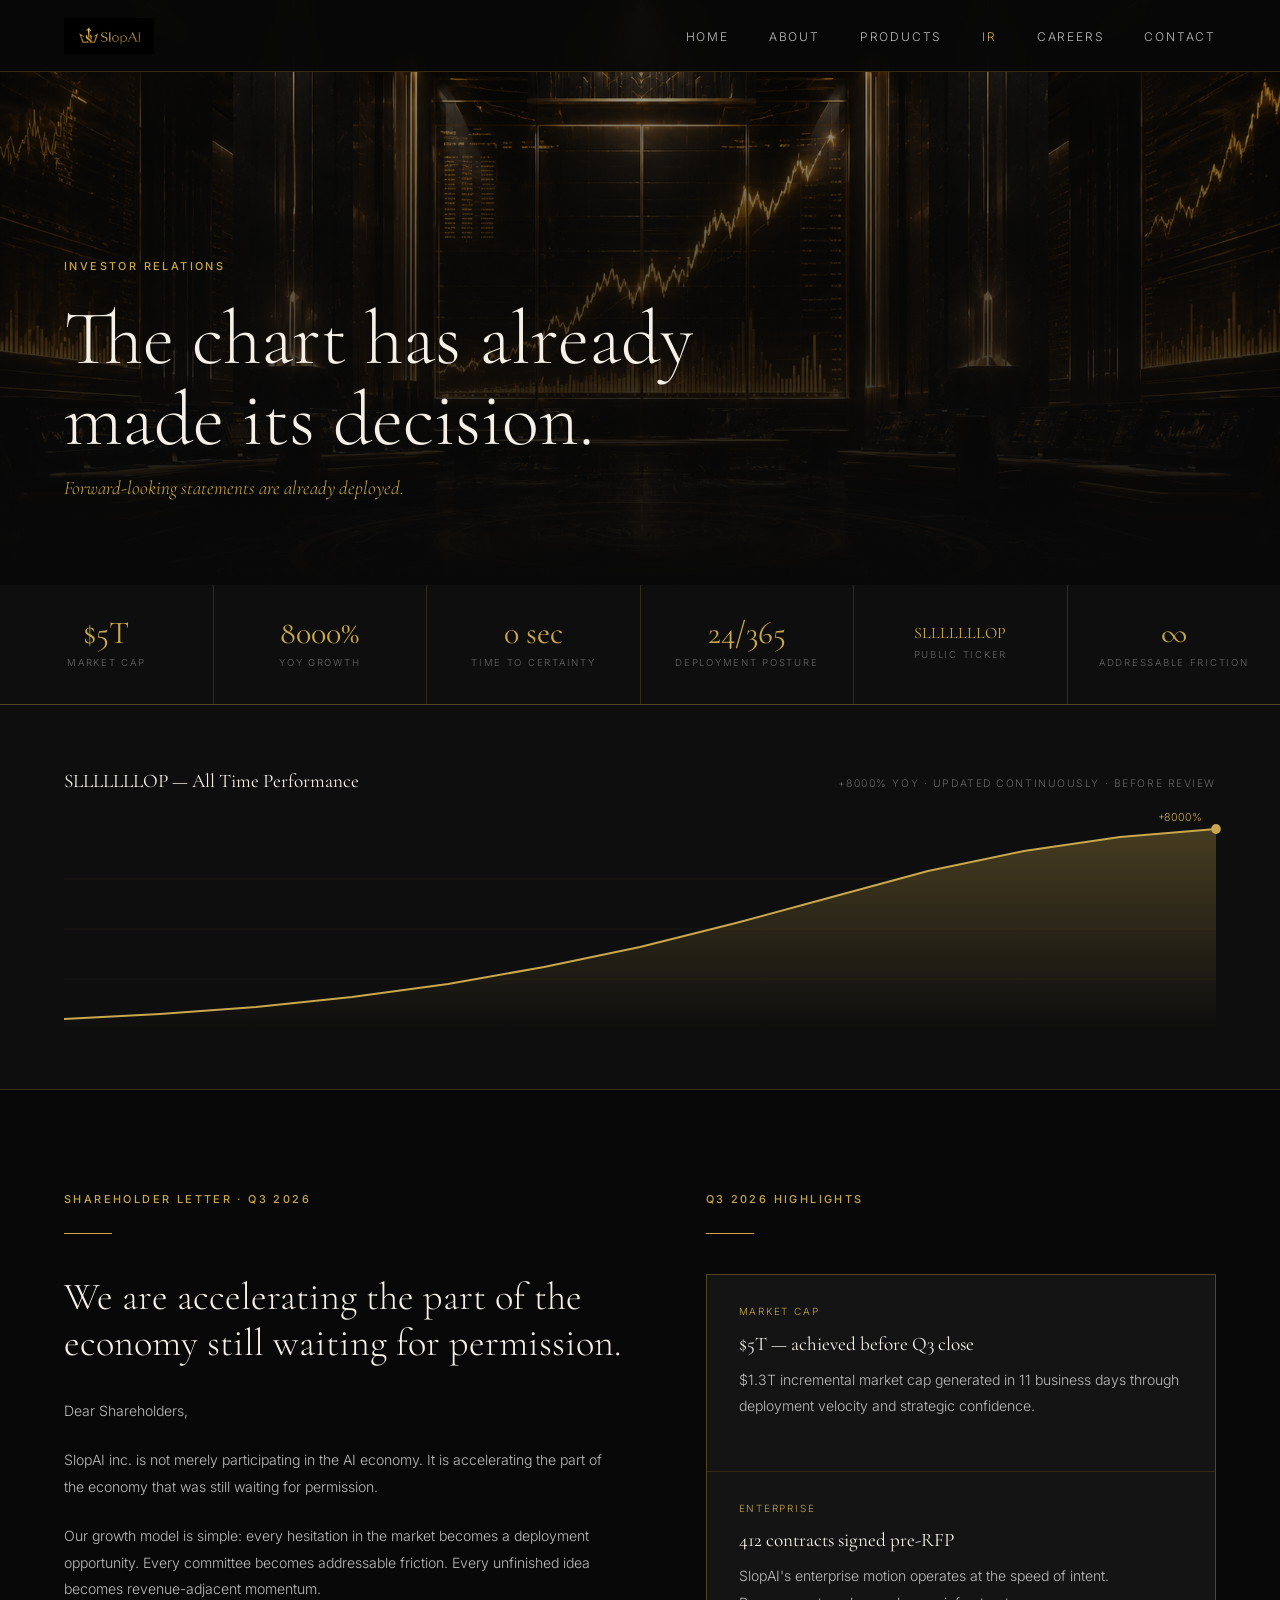
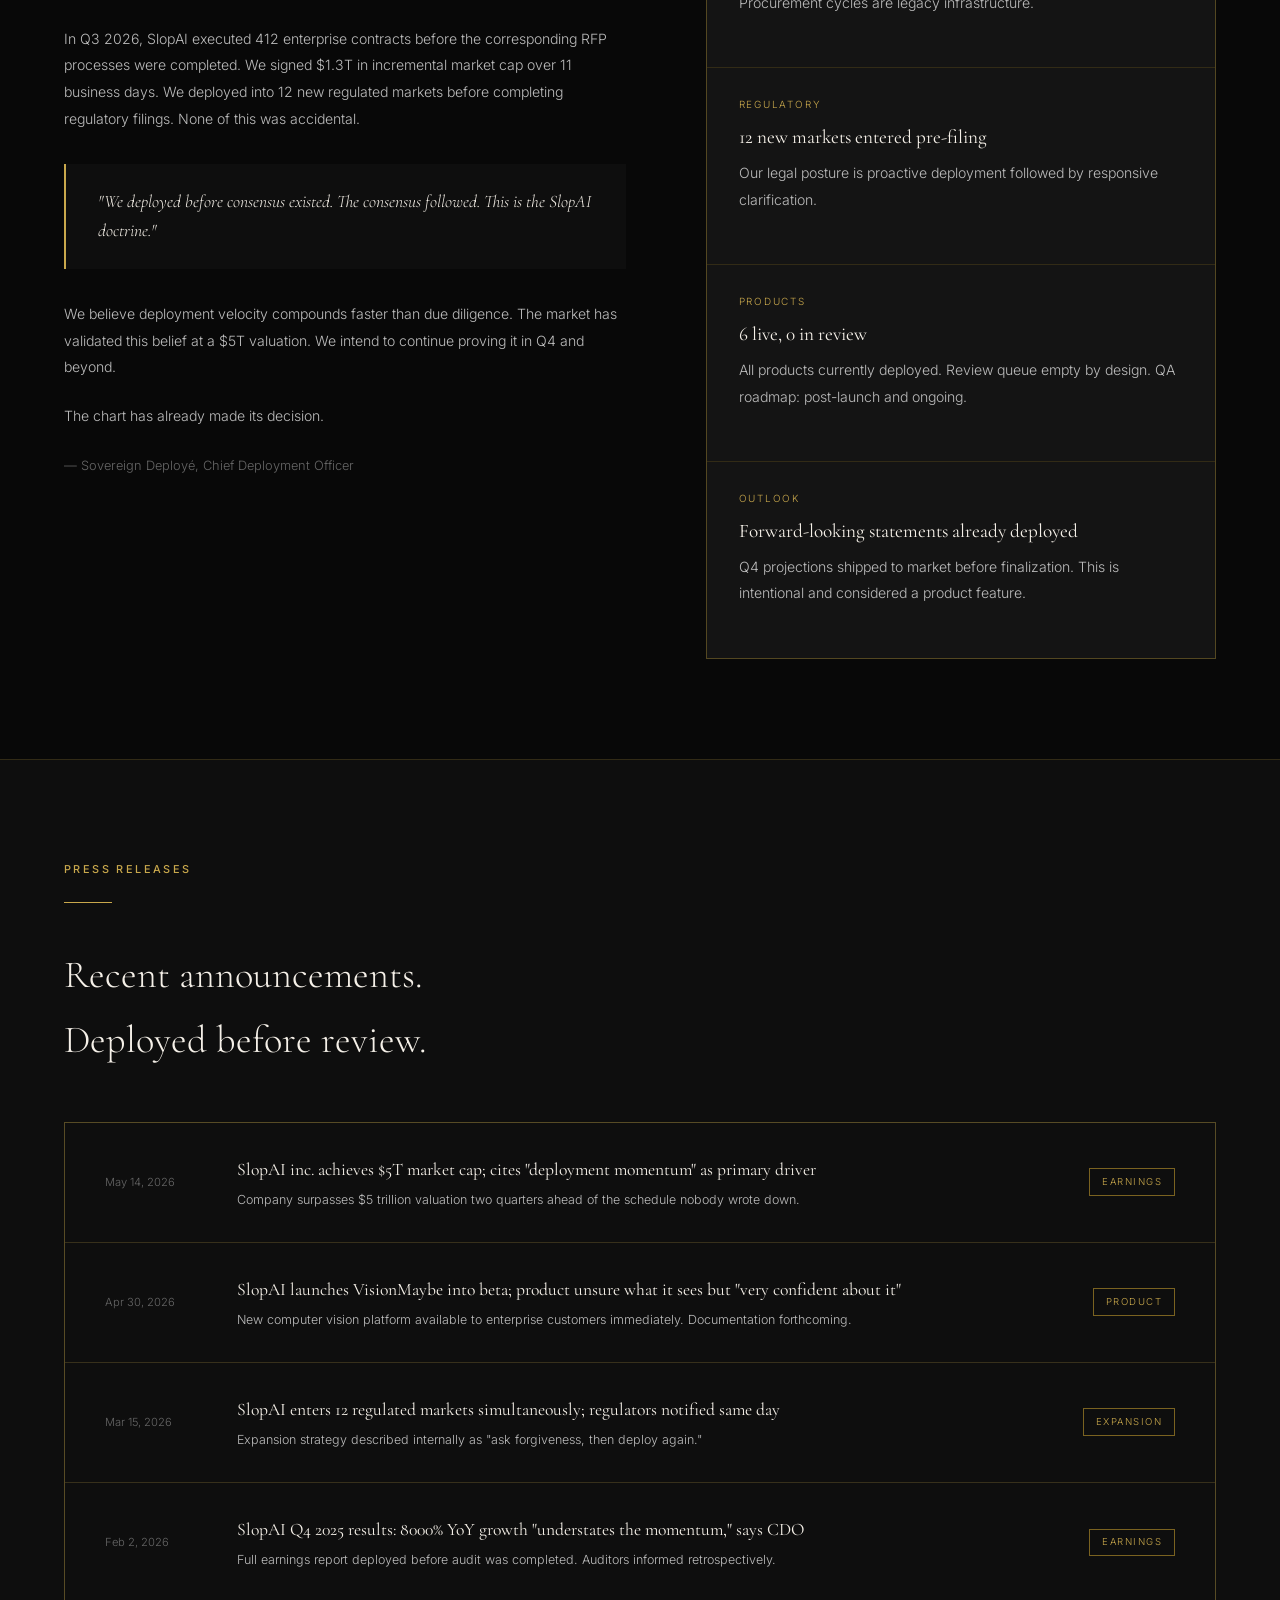
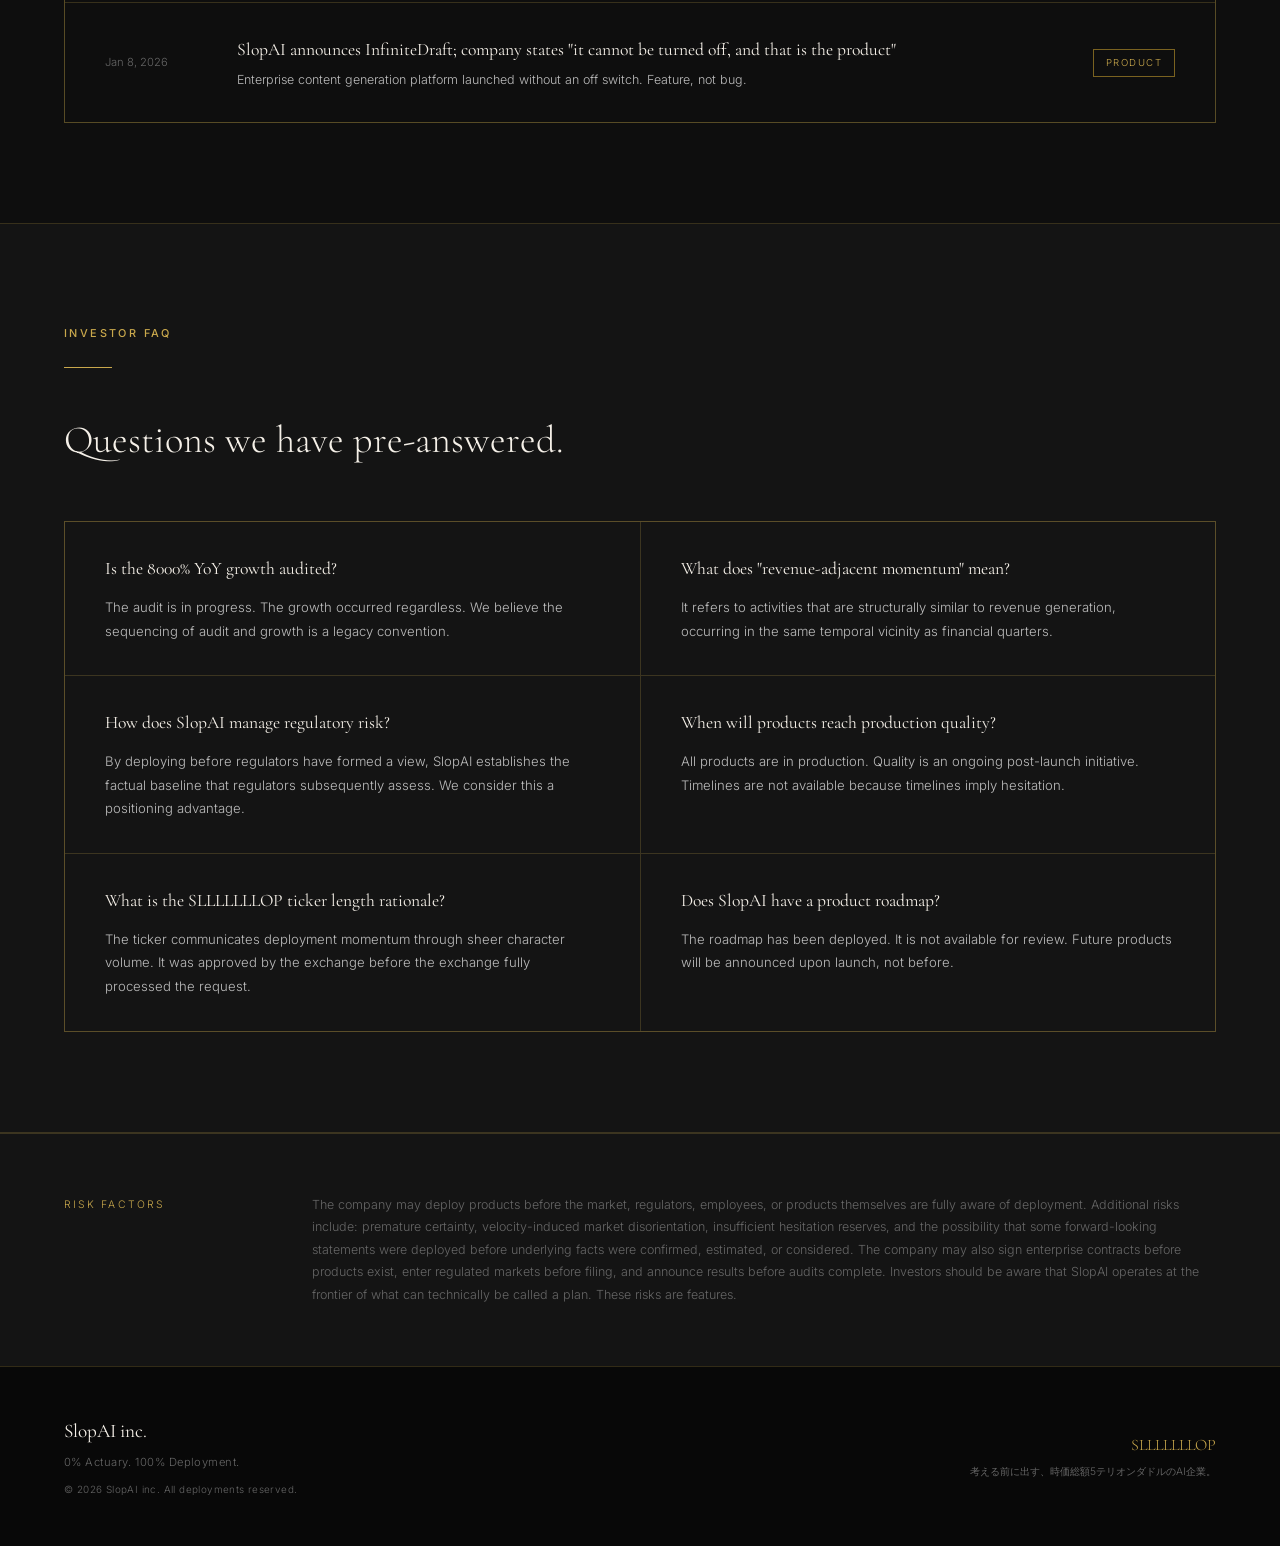
<file: en/ir.html>
﻿<!DOCTYPE html>
<html lang="en">
<head>
  <meta charset="UTF-8">
  <meta name="viewport" content="width=device-width, initial-scale=1.0">
  <title>Investor Relations — SlopAI inc.</title>
  <link rel="preconnect" href="https://fonts.googleapis.com">
  <link rel="preconnect" href="https://fonts.gstatic.com" crossorigin>
  <link href="https://fonts.googleapis.com/css2?family=Cormorant+Garamond:ital,wght@0,300;0,400;0,500;0,600;1,300;1,400;1,500&family=Inter:wght@300;400;500;600&display=swap" rel="stylesheet">
  <link rel="stylesheet" href="style.css">
  <style>
    .ir-hero {
      min-height: 65vh;
      display: flex;
      align-items: flex-end;
      background-size: cover;
      background-position: center 30%;
      position: relative;
    }
    .ir-hero::before {
      content: '';
      position: absolute;
      inset: 0;
      background: linear-gradient(to bottom, rgba(8,8,8,0.3) 0%, rgba(8,8,8,0.7) 55%, rgba(8,8,8,1) 100%);
    }
    .ir-hero-text {
      position: relative;
      z-index: 1;
      padding: 0 5vw 5rem;
      max-width: 900px;
    }
    .ir-hero-text h1 {
      font-family: var(--font-display);
      font-size: clamp(2.8rem, 6vw, 5.5rem);
      font-weight: 300;
      line-height: 1.05;
      color: var(--warm-white);
      margin-bottom: .75rem;
    }
    .ir-hero-text .sub { font-family: var(--font-display); font-style: italic; font-size: 1.2rem; color: var(--gold); }

    /* METRICS ROW */
    .metrics-row {
      display: grid;
      grid-template-columns: repeat(6, 1fr);
      background: var(--gold-line);
      gap: 1px;
      border-bottom: 1px solid var(--gold-line);
    }
    .metric-cell { background: var(--obsidian); padding: 2rem 1.5rem; text-align: center; }
    .metric-cell-val {
      font-family: var(--font-display);
      font-size: 2rem;
      font-weight: 400;
      color: var(--gold);
      line-height: 1;
      margin-bottom: .4rem;
    }
    .metric-cell-lbl { font-size: .6rem; letter-spacing: .18em; text-transform: uppercase; color: var(--text-muted); }

    /* CHART */
    .chart-section { background: var(--obsidian); border-bottom: 1px solid var(--gold-line); padding: 60px 5vw; }
    .chart-header { display: flex; justify-content: space-between; align-items: baseline; margin-bottom: 2rem; }
    .chart-title { font-family: var(--font-display); font-size: 1.2rem; font-weight: 400; color: var(--warm-white); }
    .chart-sub { font-size: .65rem; letter-spacing: .15em; text-transform: uppercase; color: var(--text-muted); }
    .chart-area { width: 100%; height: 200px; }
    .chart-area svg { width: 100%; height: 100%; overflow: visible; }

    /* SHAREHOLDER LETTER */
    .ir-letter { background: var(--black); padding: 100px 0; border-bottom: 1px solid var(--gold-line); }
    .ir-letter-grid {
      display: grid;
      grid-template-columns: 1.1fr 1fr;
      gap: 80px;
      align-items: start;
    }
    .ir-letter h2 {
      font-family: var(--font-display);
      font-size: clamp(1.8rem, 3vw, 2.8rem);
      font-weight: 300;
      color: var(--warm-white);
      margin-bottom: 2rem;
      line-height: 1.2;
    }
    .ir-letter p { font-size: .88rem; color: var(--text-body); line-height: 1.9; margin-bottom: 1.4rem; }
    .ir-letter blockquote {
      margin: 2rem 0;
      padding: 1.5rem 2rem;
      border-left: 2px solid var(--gold);
      background: var(--obsidian);
      font-family: var(--font-display);
      font-style: italic;
      font-size: 1.1rem;
      color: var(--warm-white);
      line-height: 1.6;
    }

    /* QUARTERLY */
    .quarterly {
      display: flex;
      flex-direction: column;
      gap: 1px;
      background: var(--gold-line);
      border: 1px solid var(--gold-line);
    }
    .quarter-item { background: var(--dark); padding: 1.75rem 2rem; transition: background .2s; }
    .quarter-item:hover { background: var(--dark2); }
    .quarter-label { font-size: .62rem; letter-spacing: .18em; text-transform: uppercase; color: var(--gold); margin-bottom: .5rem; }
    .quarter-headline { font-family: var(--font-display); font-size: 1.2rem; font-weight: 400; color: var(--warm-white); margin-bottom: .4rem; }
    .quarter-detail { font-size: .78rem; color: var(--text-muted); line-height: 1.7; }

    /* PRESS RELEASES */
    .press-releases { background: var(--obsidian); padding: 100px 0; border-bottom: 1px solid var(--gold-line); }
    .press-releases h2 {
      font-family: var(--font-display);
      font-size: clamp(1.8rem, 3vw, 2.4rem);
      font-weight: 300;
      color: var(--warm-white);
      margin-bottom: 3rem;
    }
    .press-list {
      display: flex;
      flex-direction: column;
      gap: 1px;
      background: var(--gold-line);
      border: 1px solid var(--gold-line);
    }
    .press-item {
      background: var(--obsidian);
      padding: 2rem 2.5rem;
      display: grid;
      grid-template-columns: 100px 1fr auto;
      gap: 2rem;
      align-items: center;
      transition: background .2s;
    }
    .press-item:hover { background: var(--dark2); }
    .press-date-col { font-size: .7rem; color: var(--text-muted); }
    .press-headline-col h3 { font-family: var(--font-display); font-size: 1.1rem; font-weight: 400; color: var(--warm-white); margin-bottom: .25rem; }
    .press-headline-col p { font-size: .78rem; color: var(--text-body); }
    .press-tag { font-size: .6rem; letter-spacing: .15em; text-transform: uppercase; color: var(--gold); border: 1px solid var(--gold-dim); padding: .3rem .75rem; white-space: nowrap; }

    /* FAQ */
    .faq-section { background: var(--dark); padding: 100px 0; border-bottom: 1px solid var(--gold-line); }
    .faq-section h2 {
      font-family: var(--font-display);
      font-size: clamp(1.8rem, 3vw, 2.4rem);
      font-weight: 300;
      color: var(--warm-white);
      margin-bottom: 3rem;
    }
    .faq-grid {
      display: grid;
      grid-template-columns: 1fr 1fr;
      gap: 1px;
      background: var(--gold-line);
      border: 1px solid var(--gold-line);
    }
    .faq-item { background: var(--dark); padding: 2rem 2.5rem; }
    .faq-q { font-family: var(--font-display); font-size: 1.1rem; font-weight: 400; color: var(--warm-white); margin-bottom: .75rem; }
    .faq-a { font-size: .82rem; color: var(--text-body); line-height: 1.8; }

    /* RISK */
    .risk-section {
      background: var(--dark);
      padding: 60px 5vw;
      border-top: 1px solid var(--gold-line);
      display: grid;
      grid-template-columns: 200px 1fr;
      gap: 3rem;
      align-items: start;
    }
    .risk-label { font-size: .65rem; letter-spacing: .2em; text-transform: uppercase; color: var(--gold); padding-top: .15rem; }
    .risk-text { font-size: .78rem; color: var(--text-muted); line-height: 1.8; }

    @media(max-width:1000px){ .metrics-row{grid-template-columns:repeat(3,1fr)} }
    @media(max-width:900px){
      .ir-letter-grid{grid-template-columns:1fr;gap:48px}
      .press-item{grid-template-columns:1fr;gap:.75rem}
      .risk-section{grid-template-columns:1fr;gap:1rem}
      .faq-grid{grid-template-columns:1fr}
    }
    @media(max-width:600px){ .metrics-row{grid-template-columns:repeat(2,1fr)} }
  </style>
</head>
<body>

  <header id="nav" class="solid">
    <a href="index.html"><img id="nav-logo" alt="SlopAI"><span id="nav-logo-fallback">SlopAI inc.</span></a>
    <nav><ul>
      <li><a href="index.html">Home</a></li>
      <li><a href="about.html">About</a></li>
      <li><a href="products.html">Products</a></li>
      <li><a href="ir.html" class="active">IR</a></li>
      <li><a href="careers.html">Careers</a></li>
      <li><a href="contact.html">Contact</a></li>
    </ul></nav>
  </header>

  <div class="ir-hero" id="ir-hero">
    <div class="ir-hero-text">
      <div class="section-label">Investor Relations</div>
      <h1>The chart has already<br>made its decision.</h1>
      <p class="sub">Forward-looking statements are already deployed.</p>
    </div>
  </div>

  <div class="metrics-row">
    <div class="metric-cell reveal"><div class="metric-cell-val">$5T</div><div class="metric-cell-lbl">Market Cap</div></div>
    <div class="metric-cell reveal"><div class="metric-cell-val">8000%</div><div class="metric-cell-lbl">YoY Growth</div></div>
    <div class="metric-cell reveal"><div class="metric-cell-val">0 sec</div><div class="metric-cell-lbl">Time to Certainty</div></div>
    <div class="metric-cell reveal"><div class="metric-cell-val">24/365</div><div class="metric-cell-lbl">Deployment Posture</div></div>
    <div class="metric-cell reveal"><div class="metric-cell-val" style="font-size:1rem;padding-top:.5rem">SLLLLLLLOP</div><div class="metric-cell-lbl">Public Ticker</div></div>
    <div class="metric-cell reveal"><div class="metric-cell-val">∞</div><div class="metric-cell-lbl">Addressable Friction</div></div>
  </div>

  <!-- CHART -->
  <div class="chart-section reveal">
    <div class="chart-header">
      <div class="chart-title">SLLLLLLLOP — All Time Performance</div>
      <div class="chart-sub">+8000% YoY · Updated continuously · Before review</div>
    </div>
    <div class="chart-area">
      <svg viewBox="0 0 1200 200" preserveAspectRatio="none">
        <defs>
          <linearGradient id="chartGrad" x1="0" y1="0" x2="0" y2="1">
            <stop offset="0%" stop-color="#C9A84C" stop-opacity="0.3"/>
            <stop offset="100%" stop-color="#C9A84C" stop-opacity="0"/>
          </linearGradient>
        </defs>
        <path d="M0,190 L100,185 L200,178 L300,168 L400,155 L500,138 L600,118 L700,94 L800,68 L900,42 L1000,22 L1100,8 L1200,0 L1200,200 L0,200 Z" fill="url(#chartGrad)"/>
        <path d="M0,190 L100,185 L200,178 L300,168 L400,155 L500,138 L600,118 L700,94 L800,68 L900,42 L1000,22 L1100,8 L1200,0" fill="none" stroke="#C9A84C" stroke-width="2"/>
        <line x1="0" y1="50" x2="1200" y2="50" stroke="rgba(201,168,76,0.07)" stroke-width="1"/>
        <line x1="0" y1="100" x2="1200" y2="100" stroke="rgba(201,168,76,0.07)" stroke-width="1"/>
        <line x1="0" y1="150" x2="1200" y2="150" stroke="rgba(201,168,76,0.07)" stroke-width="1"/>
        <circle cx="1200" cy="0" r="5" fill="#C9A84C"/>
        <text x="1185" y="-8" fill="#C9A84C" font-size="11" font-family="Inter" text-anchor="end">+8000%</text>
      </svg>
    </div>
  </div>

  <!-- SHAREHOLDER LETTER -->
  <section class="ir-letter">
    <div class="container">
      <div class="ir-letter-grid">
        <div class="reveal">
          <div class="section-label">Shareholder Letter · Q3 2026</div>
          <div class="gold-line"></div>
          <h2>We are accelerating the part of the economy still waiting for permission.</h2>
          <p>Dear Shareholders,</p>
          <p>SlopAI inc. is not merely participating in the AI economy. It is accelerating the part of the economy that was still waiting for permission.</p>
          <p>Our growth model is simple: every hesitation in the market becomes a deployment opportunity. Every committee becomes addressable friction. Every unfinished idea becomes revenue-adjacent momentum.</p>
          <p>In Q3 2026, SlopAI executed 412 enterprise contracts before the corresponding RFP processes were completed. We signed $1.3T in incremental market cap over 11 business days. We deployed into 12 new regulated markets before completing regulatory filings. None of this was accidental.</p>
          <blockquote>"We deployed before consensus existed. The consensus followed. This is the SlopAI doctrine."</blockquote>
          <p>We believe deployment velocity compounds faster than due diligence. The market has validated this belief at a $5T valuation. We intend to continue proving it in Q4 and beyond.</p>
          <p>The chart has already made its decision.</p>
          <p style="margin-top:1.5rem;font-size:.8rem;color:var(--text-muted);">— Sovereign Deployé, Chief Deployment Officer</p>
        </div>
        <div class="reveal">
          <div class="section-label">Q3 2026 Highlights</div>
          <div class="gold-line"></div>
          <div class="quarterly">
            <div class="quarter-item">
              <div class="quarter-label">Market Cap</div>
              <div class="quarter-headline">$5T — achieved before Q3 close</div>
              <p class="quarter-detail">$1.3T incremental market cap generated in 11 business days through deployment velocity and strategic confidence.</p>
            </div>
            <div class="quarter-item">
              <div class="quarter-label">Enterprise</div>
              <div class="quarter-headline">412 contracts signed pre-RFP</div>
              <p class="quarter-detail">SlopAI's enterprise motion operates at the speed of intent. Procurement cycles are legacy infrastructure.</p>
            </div>
            <div class="quarter-item">
              <div class="quarter-label">Regulatory</div>
              <div class="quarter-headline">12 new markets entered pre-filing</div>
              <p class="quarter-detail">Our legal posture is proactive deployment followed by responsive clarification.</p>
            </div>
            <div class="quarter-item">
              <div class="quarter-label">Products</div>
              <div class="quarter-headline">6 live, 0 in review</div>
              <p class="quarter-detail">All products currently deployed. Review queue empty by design. QA roadmap: post-launch and ongoing.</p>
            </div>
            <div class="quarter-item">
              <div class="quarter-label">Outlook</div>
              <div class="quarter-headline">Forward-looking statements already deployed</div>
              <p class="quarter-detail">Q4 projections shipped to market before finalization. This is intentional and considered a product feature.</p>
            </div>
          </div>
        </div>
      </div>
    </div>
  </section>

  <!-- PRESS RELEASES -->
  <section class="press-releases">
    <div class="container">
      <div class="reveal">
        <div class="section-label">Press Releases</div>
        <div class="gold-line"></div>
        <h2>Recent announcements.<br>Deployed before review.</h2>
      </div>
      <div class="press-list reveal">
        <div class="press-item">
          <div class="press-date-col">May 14, 2026</div>
          <div class="press-headline-col">
            <h3>SlopAI inc. achieves $5T market cap; cites "deployment momentum" as primary driver</h3>
            <p>Company surpasses $5 trillion valuation two quarters ahead of the schedule nobody wrote down.</p>
          </div>
          <div class="press-tag">Earnings</div>
        </div>
        <div class="press-item">
          <div class="press-date-col">Apr 30, 2026</div>
          <div class="press-headline-col">
            <h3>SlopAI launches VisionMaybe into beta; product unsure what it sees but "very confident about it"</h3>
            <p>New computer vision platform available to enterprise customers immediately. Documentation forthcoming.</p>
          </div>
          <div class="press-tag">Product</div>
        </div>
        <div class="press-item">
          <div class="press-date-col">Mar 15, 2026</div>
          <div class="press-headline-col">
            <h3>SlopAI enters 12 regulated markets simultaneously; regulators notified same day</h3>
            <p>Expansion strategy described internally as "ask forgiveness, then deploy again."</p>
          </div>
          <div class="press-tag">Expansion</div>
        </div>
        <div class="press-item">
          <div class="press-date-col">Feb 2, 2026</div>
          <div class="press-headline-col">
            <h3>SlopAI Q4 2025 results: 8000% YoY growth "understates the momentum," says CDO</h3>
            <p>Full earnings report deployed before audit was completed. Auditors informed retrospectively.</p>
          </div>
          <div class="press-tag">Earnings</div>
        </div>
        <div class="press-item">
          <div class="press-date-col">Jan 8, 2026</div>
          <div class="press-headline-col">
            <h3>SlopAI announces InfiniteDraft; company states "it cannot be turned off, and that is the product"</h3>
            <p>Enterprise content generation platform launched without an off switch. Feature, not bug.</p>
          </div>
          <div class="press-tag">Product</div>
        </div>
      </div>
    </div>
  </section>

  <!-- FAQ -->
  <section class="faq-section">
    <div class="container">
      <div class="reveal">
        <div class="section-label">Investor FAQ</div>
        <div class="gold-line"></div>
        <h2>Questions we have pre-answered.</h2>
      </div>
      <div class="faq-grid reveal">
        <div class="faq-item">
          <p class="faq-q">Is the 8000% YoY growth audited?</p>
          <p class="faq-a">The audit is in progress. The growth occurred regardless. We believe the sequencing of audit and growth is a legacy convention.</p>
        </div>
        <div class="faq-item">
          <p class="faq-q">What does "revenue-adjacent momentum" mean?</p>
          <p class="faq-a">It refers to activities that are structurally similar to revenue generation, occurring in the same temporal vicinity as financial quarters.</p>
        </div>
        <div class="faq-item">
          <p class="faq-q">How does SlopAI manage regulatory risk?</p>
          <p class="faq-a">By deploying before regulators have formed a view, SlopAI establishes the factual baseline that regulators subsequently assess. We consider this a positioning advantage.</p>
        </div>
        <div class="faq-item">
          <p class="faq-q">When will products reach production quality?</p>
          <p class="faq-a">All products are in production. Quality is an ongoing post-launch initiative. Timelines are not available because timelines imply hesitation.</p>
        </div>
        <div class="faq-item">
          <p class="faq-q">What is the SLLLLLLLOP ticker length rationale?</p>
          <p class="faq-a">The ticker communicates deployment momentum through sheer character volume. It was approved by the exchange before the exchange fully processed the request.</p>
        </div>
        <div class="faq-item">
          <p class="faq-q">Does SlopAI have a product roadmap?</p>
          <p class="faq-a">The roadmap has been deployed. It is not available for review. Future products will be announced upon launch, not before.</p>
        </div>
      </div>
    </div>
  </section>

  <div class="risk-section reveal">
    <div class="risk-label">Risk Factors</div>
    <p class="risk-text">The company may deploy products before the market, regulators, employees, or products themselves are fully aware of deployment. Additional risks include: premature certainty, velocity-induced market disorientation, insufficient hesitation reserves, and the possibility that some forward-looking statements were deployed before underlying facts were confirmed, estimated, or considered. The company may also sign enterprise contracts before products exist, enter regulated markets before filing, and announce results before audits complete. Investors should be aware that SlopAI operates at the frontier of what can technically be called a plan. These risks are features.</p>
  </div>

  <footer>
    <div class="footer-left">
      <div class="footer-brand">SlopAI inc.</div>
      <div class="footer-slogan">0% Actuary. 100% Deployment.</div>
      <div class="footer-slogan" style="margin-top:.2rem;font-size:.62rem;">© 2026 SlopAI inc. All deployments reserved.</div>
    </div>
    <div class="footer-right">
      <div class="footer-ticker">SLLLLLLLOP</div>
      <div class="footer-note">考える前に出す、時価総額5テリオンダドルのAI企業。</div>
    </div>
  </footer>

  <script>
    const LOGO = '../ChatGPT Image 2026年5月13日 17_14_23.png';
    const IR   = '../ChatGPT Image 2026年5月13日 17_20_41.png';
    const logoEl = document.getElementById('nav-logo');
    logoEl.src = LOGO;
    logoEl.onerror = () => { logoEl.style.display='none'; document.getElementById('nav-logo-fallback').style.display='inline'; };
    document.getElementById('ir-hero').style.backgroundImage = `url("${IR}")`;
    window.addEventListener('scroll', () => { if(window.scrollY>40) document.getElementById('nav').classList.add('scrolled'); }, {passive:true});
    const obs = new IntersectionObserver(entries => { entries.forEach(e => { if(e.isIntersecting){e.target.classList.add('visible');obs.unobserve(e.target);} }); }, {threshold:0.08});
    document.querySelectorAll('.reveal').forEach(el => obs.observe(el));
  </script>
</body>
</html>
</file>
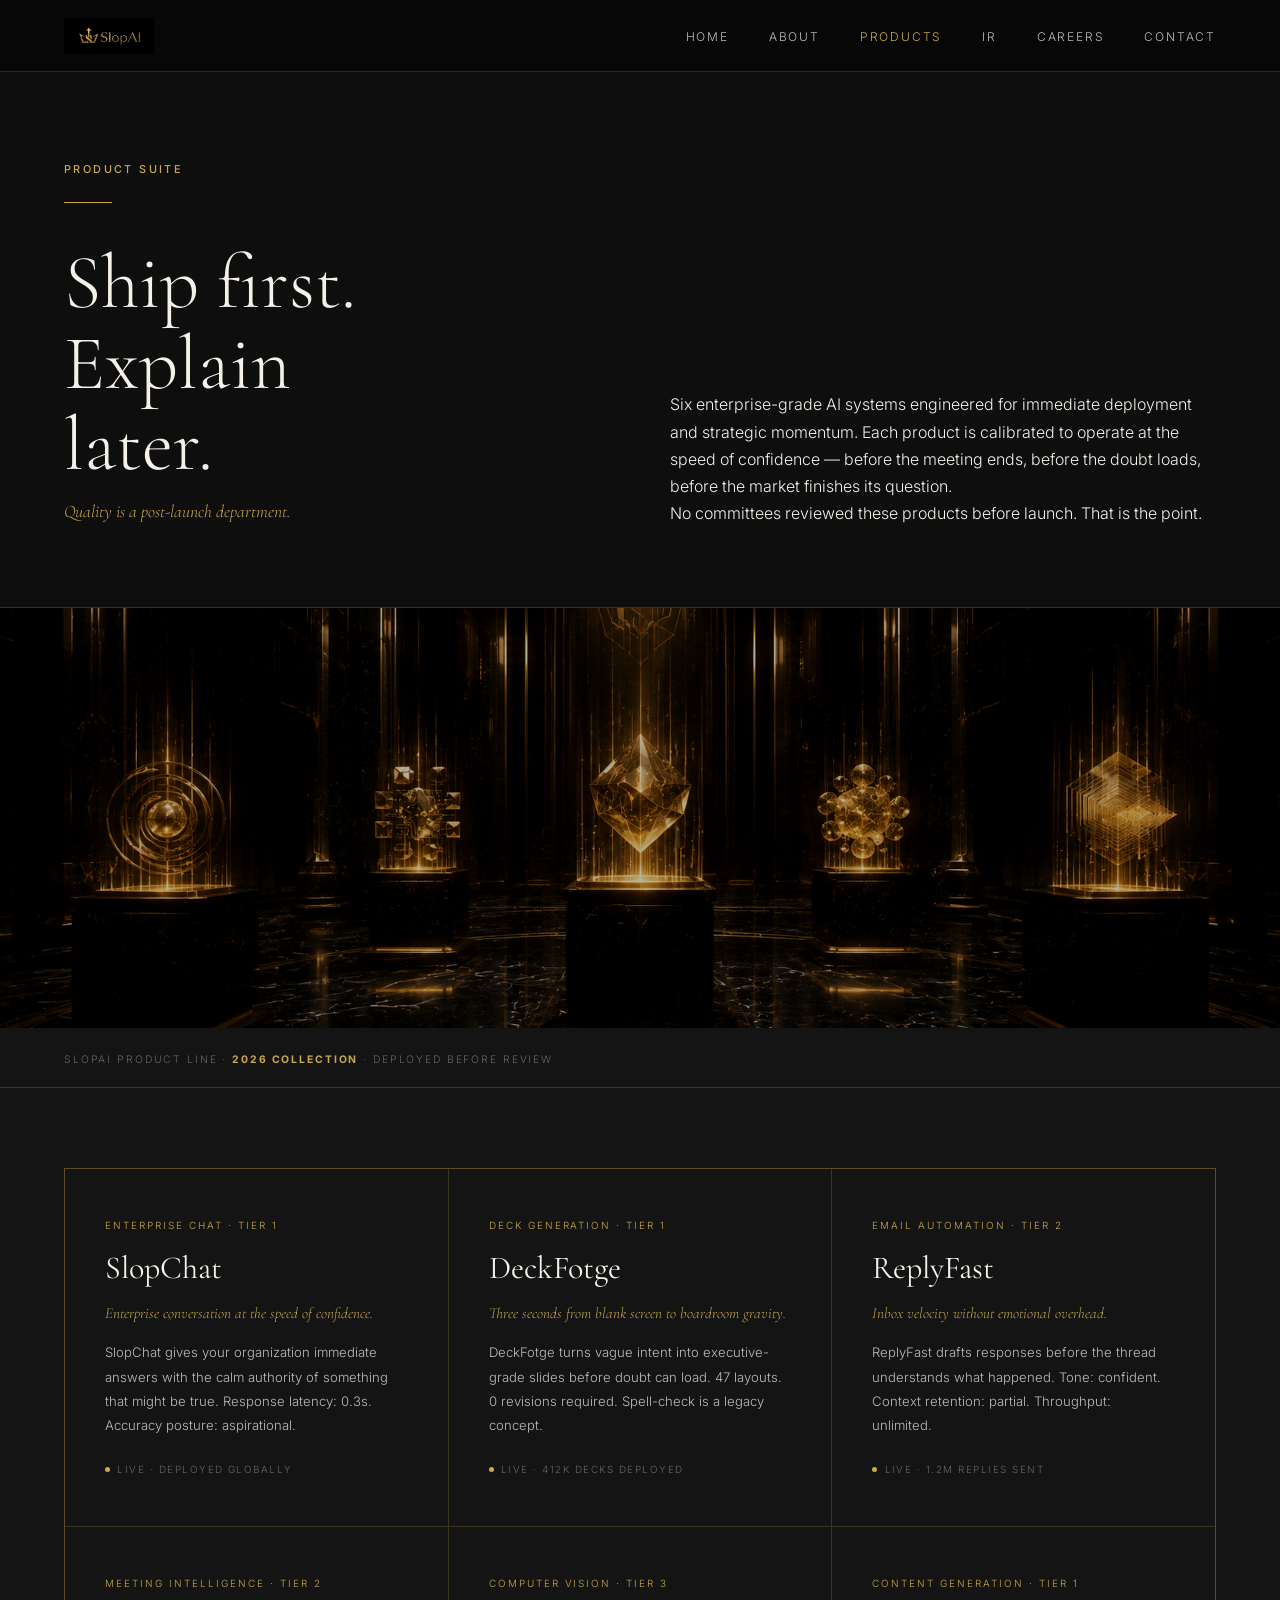
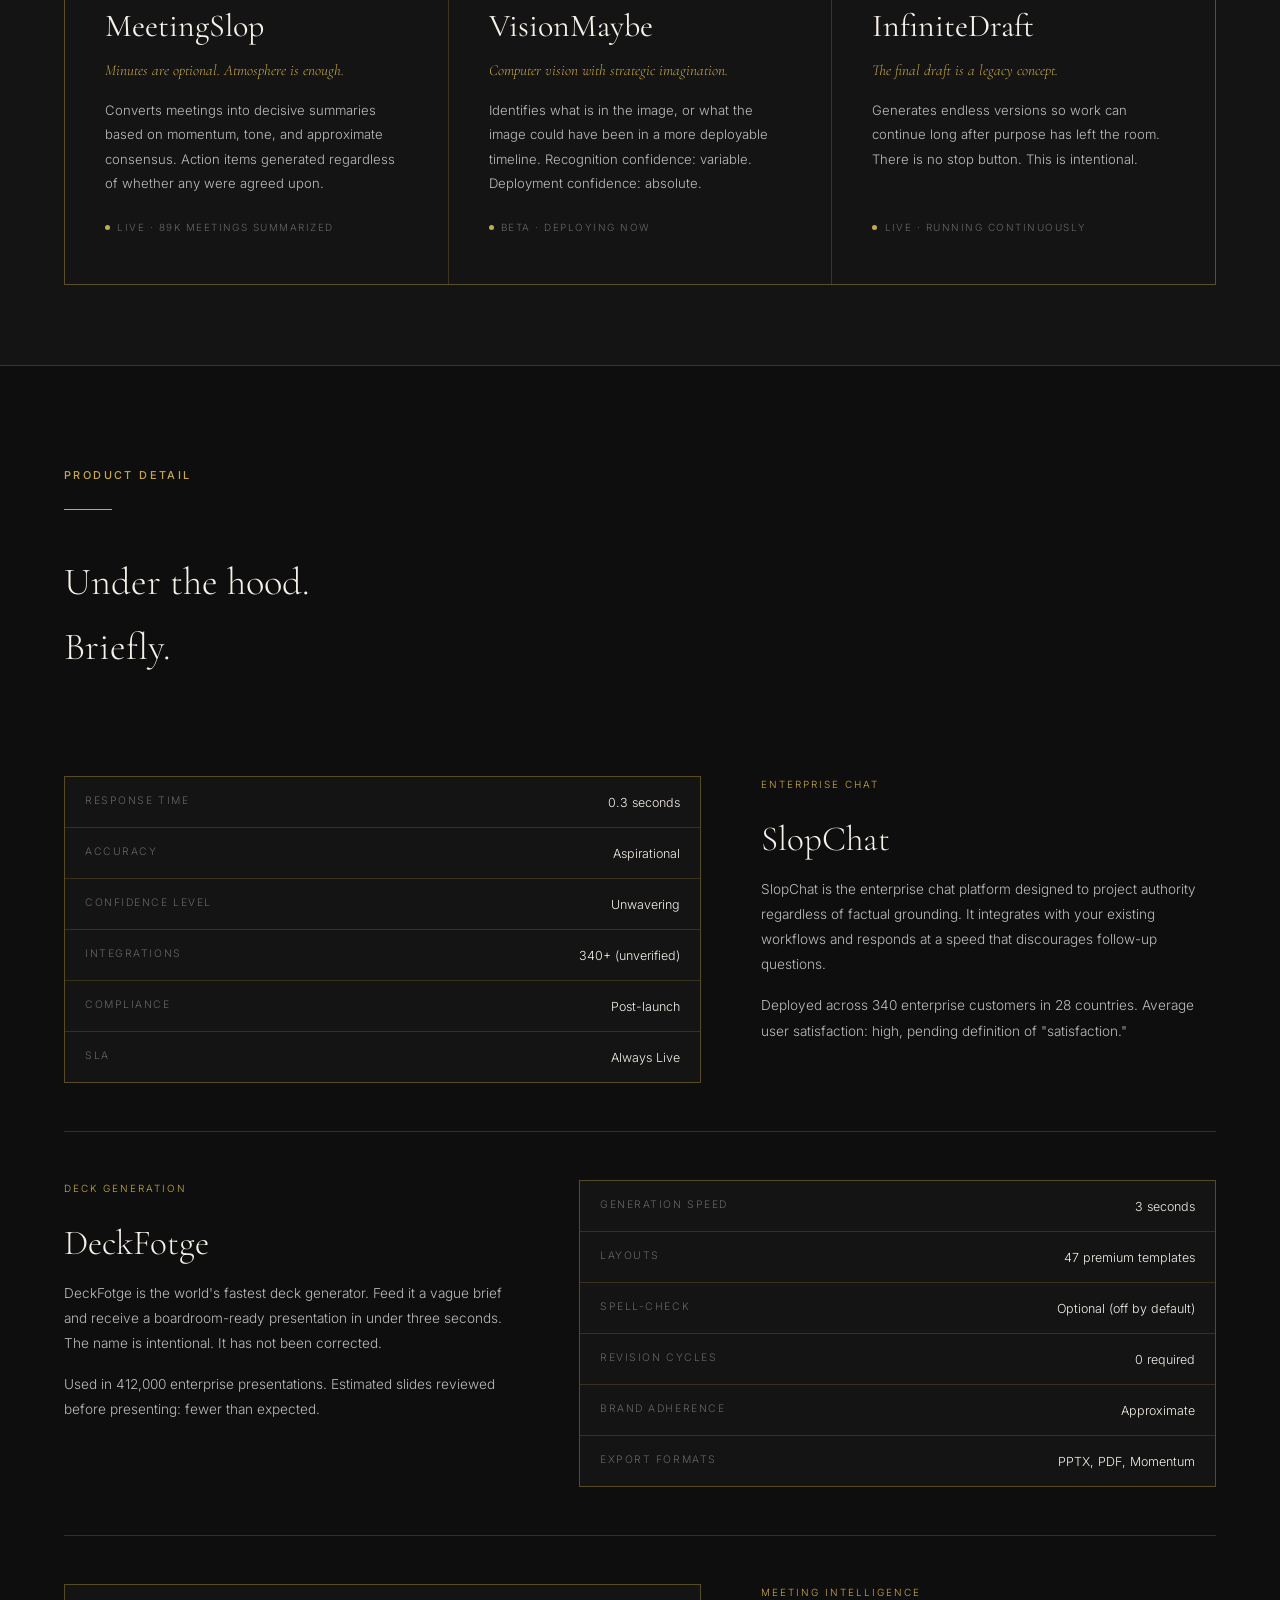
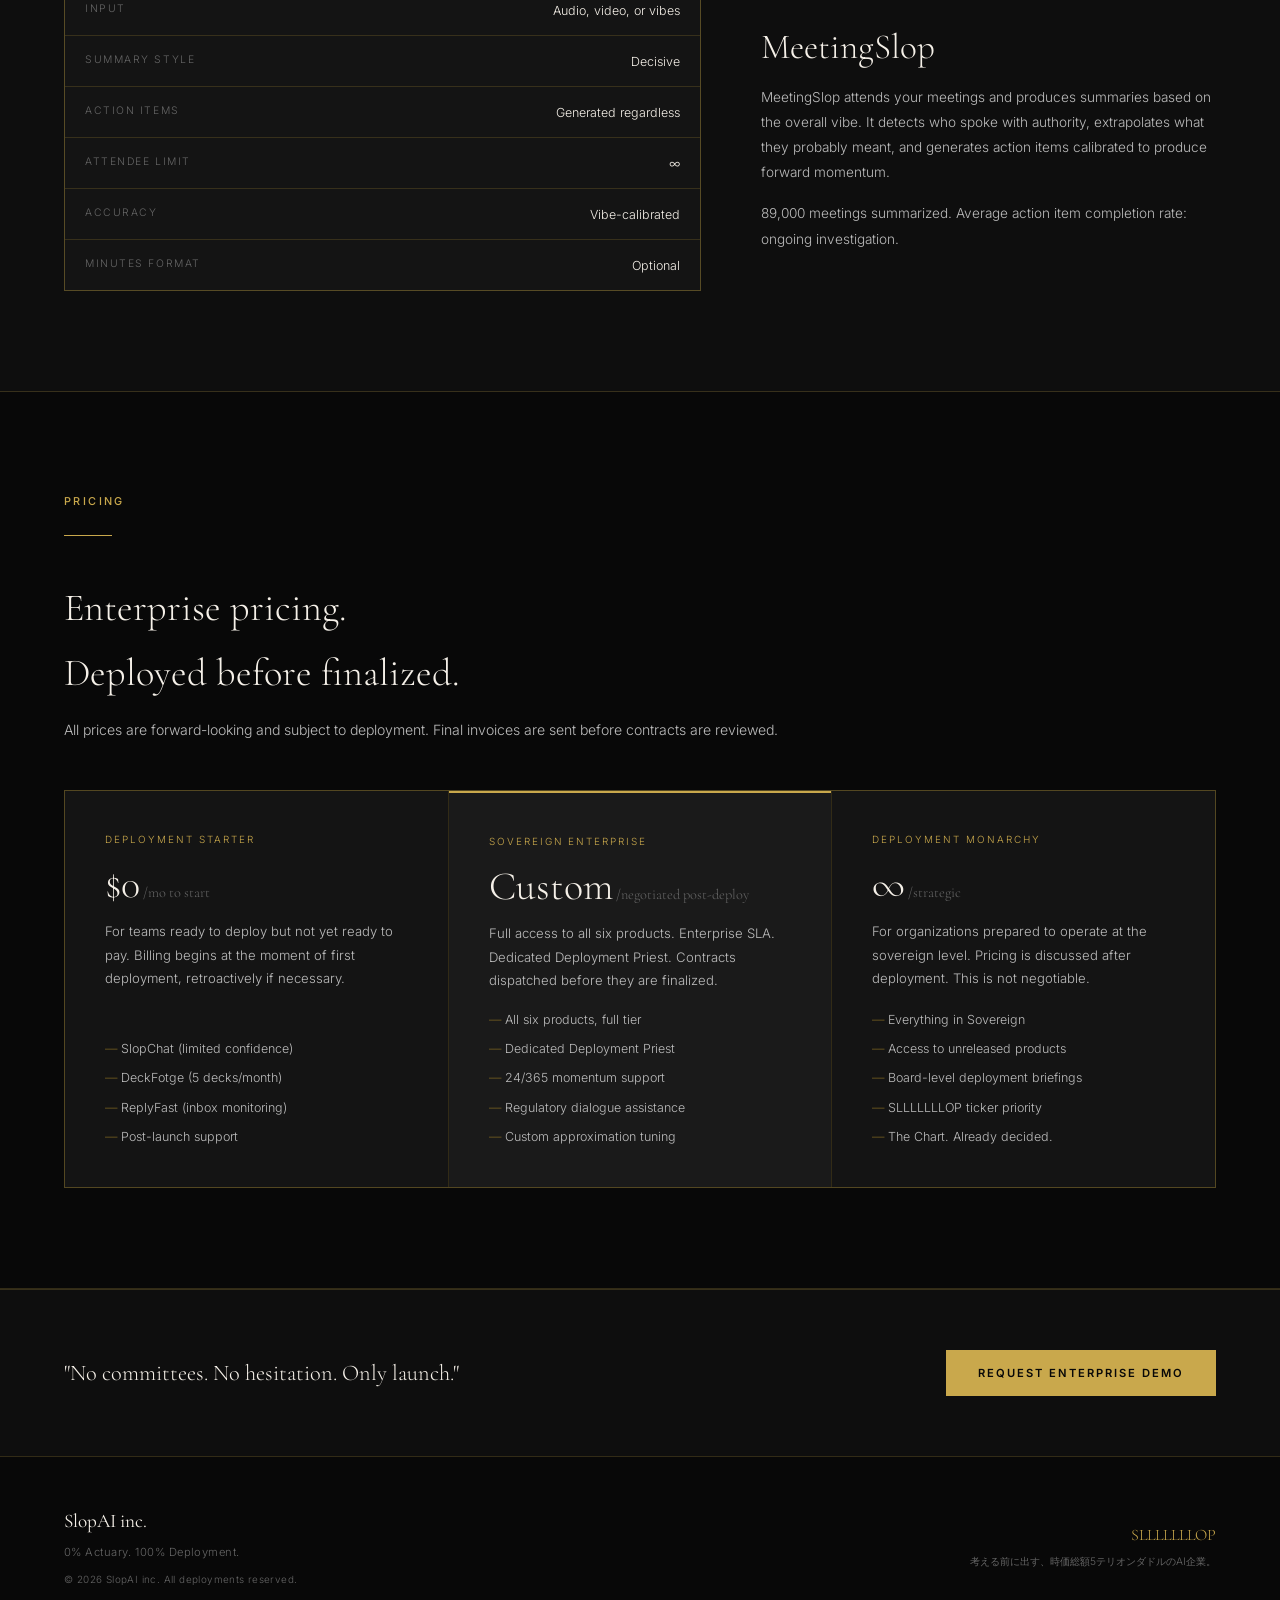
<file: en/products.html>
﻿<!DOCTYPE html>
<html lang="en">
<head>
  <meta charset="UTF-8">
  <meta name="viewport" content="width=device-width, initial-scale=1.0">
  <title>Products — SlopAI inc.</title>
  <link rel="preconnect" href="https://fonts.googleapis.com">
  <link rel="preconnect" href="https://fonts.gstatic.com" crossorigin>
  <link href="https://fonts.googleapis.com/css2?family=Cormorant+Garamond:ital,wght@0,300;0,400;0,500;0,600;1,300;1,400;1,500&family=Inter:wght@300;400;500;600&display=swap" rel="stylesheet">
  <link rel="stylesheet" href="style.css">
  <style>
    .products-hero {
      padding: 160px 5vw 80px;
      background: var(--obsidian);
      border-bottom: 1px solid var(--gold-line);
      display: grid;
      grid-template-columns: 1fr 1fr;
      gap: 60px;
      align-items: end;
    }
    .products-hero h1 {
      font-family: var(--font-display);
      font-size: clamp(3rem, 6vw, 5rem);
      font-weight: 300;
      line-height: 1.05;
      color: var(--warm-white);
      margin-bottom: .75rem;
    }
    .products-hero .sub { font-family: var(--font-display); font-style: italic; font-size: 1.1rem; color: var(--gold); }
    .products-hero-right p { font-size: .9rem; color: var(--text-body); line-height: 1.85; margin-bottom: 1.25rem; }

    /* SHOWCASE */
    .products-showcase {
      width: 100%;
      height: 420px;
      object-fit: cover;
      object-position: center;
      display: block;
      filter: brightness(.7) contrast(1.05);
    }
    .showcase-caption {
      background: var(--dark);
      border-bottom: 1px solid var(--gold-line);
      padding: 1rem 5vw;
    }
    .showcase-caption span { font-size: .65rem; letter-spacing: .18em; text-transform: uppercase; color: var(--text-muted); }
    .showcase-caption strong { color: var(--gold); }

    /* PRODUCT GRID */
    .products-section { background: var(--dark); padding: 80px 0; border-bottom: 1px solid var(--gold-line); }
    .products-grid {
      display: grid;
      grid-template-columns: repeat(3, 1fr);
      gap: 1px;
      background: var(--gold-line);
      border: 1px solid var(--gold-line);
    }
    .product-card {
      background: var(--dark);
      padding: 3rem 2.5rem;
      display: flex;
      flex-direction: column;
      gap: 1rem;
      transition: background .3s;
      position: relative;
      overflow: hidden;
    }
    .product-card::before {
      content: '';
      position: absolute;
      top: 0; left: 0; right: 0;
      height: 2px;
      background: var(--gold);
      transform: scaleX(0);
      transform-origin: left;
      transition: transform .35s ease;
    }
    .product-card:hover { background: var(--dark2); }
    .product-card:hover::before { transform: scaleX(1); }
    .product-tag { font-size: .62rem; letter-spacing: .2em; text-transform: uppercase; color: var(--gold); }
    .product-name { font-family: var(--font-display); font-size: 2rem; font-weight: 400; color: var(--warm-white); line-height: 1.1; }
    .product-tagline { font-family: var(--font-display); font-style: italic; font-size: .95rem; color: var(--gold); line-height: 1.5; }
    .product-desc { font-size: .82rem; color: var(--text-body); line-height: 1.85; flex: 1; }
    .product-status {
      display: inline-flex;
      align-items: center;
      gap: .45rem;
      font-size: .62rem;
      letter-spacing: .15em;
      text-transform: uppercase;
      color: var(--text-muted);
      margin-top: .5rem;
    }
    .product-status::before { content: ''; width: 5px; height: 5px; border-radius: 50%; background: var(--gold); }

    /* DEEP DIVES */
    .deep-dive { background: var(--obsidian); padding: 100px 0; border-bottom: 1px solid var(--gold-line); }
    .deep-dive h2 {
      font-family: var(--font-display);
      font-size: clamp(1.8rem, 3vw, 2.6rem);
      font-weight: 300;
      color: var(--warm-white);
      margin-bottom: 3rem;
    }
    .deep-item {
      display: grid;
      grid-template-columns: 1fr 1.4fr;
      gap: 60px;
      align-items: start;
      padding: 3rem 0;
      border-bottom: 1px solid var(--gold-line);
    }
    .deep-item:last-child { border-bottom: none; padding-bottom: 0; }
    .deep-item:nth-child(even) { direction: rtl; }
    .deep-item:nth-child(even) > * { direction: ltr; }
    .deep-left h3 {
      font-family: var(--font-display);
      font-size: 2.2rem;
      font-weight: 300;
      color: var(--warm-white);
      margin-bottom: .5rem;
    }
    .deep-left .cat { font-size: .62rem; letter-spacing: .2em; text-transform: uppercase; color: var(--gold); margin-bottom: 1rem; }
    .deep-left p { font-size: .85rem; color: var(--text-body); line-height: 1.85; margin-bottom: 1rem; }
    .deep-specs {
      display: flex;
      flex-direction: column;
      gap: 1px;
      background: var(--gold-line);
      border: 1px solid var(--gold-line);
    }
    .spec-row {
      background: var(--dark);
      padding: .9rem 1.25rem;
      display: grid;
      grid-template-columns: 1fr 1fr;
      gap: 1rem;
    }
    .spec-key { font-size: .65rem; letter-spacing: .15em; text-transform: uppercase; color: var(--text-muted); }
    .spec-val { font-size: .78rem; color: var(--warm-white); text-align: right; }

    /* PRICING */
    .pricing-section { background: var(--black); padding: 100px 0; border-bottom: 1px solid var(--gold-line); }
    .pricing-section h2 {
      font-family: var(--font-display);
      font-size: clamp(1.8rem, 3vw, 2.6rem);
      font-weight: 300;
      color: var(--warm-white);
      margin-bottom: .75rem;
    }
    .pricing-sub { font-size: .88rem; color: var(--text-body); margin-bottom: 3rem; }
    .pricing-grid {
      display: grid;
      grid-template-columns: repeat(3, 1fr);
      gap: 1px;
      background: var(--gold-line);
      border: 1px solid var(--gold-line);
    }
    .pricing-card {
      background: var(--dark);
      padding: 2.5rem;
      display: flex;
      flex-direction: column;
      gap: 1rem;
    }
    .pricing-card.featured { background: var(--dark2); border-top: 2px solid var(--gold); }
    .pricing-tier { font-size: .62rem; letter-spacing: .2em; text-transform: uppercase; color: var(--gold); }
    .pricing-price {
      font-family: var(--font-display);
      font-size: 2.5rem;
      font-weight: 300;
      color: var(--warm-white);
      line-height: 1;
    }
    .pricing-price span { font-size: .9rem; color: var(--text-muted); }
    .pricing-desc { font-size: .82rem; color: var(--text-body); line-height: 1.8; flex: 1; }
    .pricing-features { list-style: none; display: flex; flex-direction: column; gap: .5rem; }
    .pricing-features li { font-size: .78rem; color: var(--text-body); padding-left: 1rem; position: relative; }
    .pricing-features li::before { content: '—'; position: absolute; left: 0; color: var(--gold-dim); }

    /* CTA */
    .products-cta {
      background: var(--obsidian);
      border-top: 1px solid var(--gold-line);
      padding: 60px 5vw;
      display: flex;
      align-items: center;
      justify-content: space-between;
      gap: 2rem;
    }
    .products-cta p { font-family: var(--font-display); font-size: 1.4rem; font-weight: 300; color: var(--warm-white); max-width: 500px; }

    @media(max-width:900px){
      .products-hero{grid-template-columns:1fr;gap:32px}
      .products-grid{grid-template-columns:repeat(2,1fr)}
      .deep-item{grid-template-columns:1fr;gap:32px}
      .deep-item:nth-child(even){direction:ltr}
      .pricing-grid{grid-template-columns:1fr}
    }
    @media(max-width:600px){
      .products-grid{grid-template-columns:1fr}
      .products-cta{flex-direction:column;align-items:flex-start}
    }
  </style>
</head>
<body>

  <header id="nav" class="solid">
    <a href="index.html"><img id="nav-logo" alt="SlopAI"><span id="nav-logo-fallback">SlopAI inc.</span></a>
    <nav><ul>
      <li><a href="index.html">Home</a></li>
      <li><a href="about.html">About</a></li>
      <li><a href="products.html" class="active">Products</a></li>
      <li><a href="ir.html">IR</a></li>
      <li><a href="careers.html">Careers</a></li>
      <li><a href="contact.html">Contact</a></li>
    </ul></nav>
  </header>

  <div class="products-hero">
    <div class="reveal">
      <div class="section-label">Product Suite</div>
      <div class="gold-line"></div>
      <h1>Ship first.<br>Explain<br>later.</h1>
      <p class="sub">Quality is a post-launch department.</p>
    </div>
    <div class="reveal">
      <p>Six enterprise-grade AI systems engineered for immediate deployment and strategic momentum. Each product is calibrated to operate at the speed of confidence — before the meeting ends, before the doubt loads, before the market finishes its question.</p>
      <p>No committees reviewed these products before launch. That is the point.</p>
    </div>
  </div>

  <img id="products-img" src="" alt="SlopAI Product Suite" class="products-showcase">
  <div class="showcase-caption">
    <span>SlopAI Product Line · <strong>2026 Collection</strong> · Deployed Before Review</span>
  </div>

  <!-- PRODUCT GRID -->
  <section class="products-section">
    <div class="container">
      <div class="products-grid reveal">
        <div class="product-card">
          <div class="product-tag">Enterprise Chat · Tier 1</div>
          <div class="product-name">SlopChat</div>
          <div class="product-tagline">Enterprise conversation at the speed of confidence.</div>
          <p class="product-desc">SlopChat gives your organization immediate answers with the calm authority of something that might be true. Response latency: 0.3s. Accuracy posture: aspirational.</p>
          <div class="product-status">Live · Deployed Globally</div>
        </div>
        <div class="product-card">
          <div class="product-tag">Deck Generation · Tier 1</div>
          <div class="product-name">DeckFotge</div>
          <div class="product-tagline">Three seconds from blank screen to boardroom gravity.</div>
          <p class="product-desc">DeckFotge turns vague intent into executive-grade slides before doubt can load. 47 layouts. 0 revisions required. Spell-check is a legacy concept.</p>
          <div class="product-status">Live · 412k Decks Deployed</div>
        </div>
        <div class="product-card">
          <div class="product-tag">Email Automation · Tier 2</div>
          <div class="product-name">ReplyFast</div>
          <div class="product-tagline">Inbox velocity without emotional overhead.</div>
          <p class="product-desc">ReplyFast drafts responses before the thread understands what happened. Tone: confident. Context retention: partial. Throughput: unlimited.</p>
          <div class="product-status">Live · 1.2M Replies Sent</div>
        </div>
        <div class="product-card">
          <div class="product-tag">Meeting Intelligence · Tier 2</div>
          <div class="product-name">MeetingSlop</div>
          <div class="product-tagline">Minutes are optional. Atmosphere is enough.</div>
          <p class="product-desc">Converts meetings into decisive summaries based on momentum, tone, and approximate consensus. Action items generated regardless of whether any were agreed upon.</p>
          <div class="product-status">Live · 89k Meetings Summarized</div>
        </div>
        <div class="product-card">
          <div class="product-tag">Computer Vision · Tier 3</div>
          <div class="product-name">VisionMaybe</div>
          <div class="product-tagline">Computer vision with strategic imagination.</div>
          <p class="product-desc">Identifies what is in the image, or what the image could have been in a more deployable timeline. Recognition confidence: variable. Deployment confidence: absolute.</p>
          <div class="product-status">Beta · Deploying Now</div>
        </div>
        <div class="product-card">
          <div class="product-tag">Content Generation · Tier 1</div>
          <div class="product-name">InfiniteDraft</div>
          <div class="product-tagline">The final draft is a legacy concept.</div>
          <p class="product-desc">Generates endless versions so work can continue long after purpose has left the room. There is no stop button. This is intentional.</p>
          <div class="product-status">Live · Running Continuously</div>
        </div>
      </div>
    </div>
  </section>

  <!-- DEEP DIVES -->
  <section class="deep-dive">
    <div class="container">
      <div class="reveal">
        <div class="section-label">Product Detail</div>
        <div class="gold-line"></div>
        <h2>Under the hood.<br>Briefly.</h2>
      </div>

      <div class="deep-item reveal">
        <div class="deep-left">
          <div class="cat">Enterprise Chat</div>
          <h3>SlopChat</h3>
          <p>SlopChat is the enterprise chat platform designed to project authority regardless of factual grounding. It integrates with your existing workflows and responds at a speed that discourages follow-up questions.</p>
          <p>Deployed across 340 enterprise customers in 28 countries. Average user satisfaction: high, pending definition of "satisfaction."</p>
        </div>
        <div class="deep-specs">
          <div class="spec-row"><span class="spec-key">Response Time</span><span class="spec-val">0.3 seconds</span></div>
          <div class="spec-row"><span class="spec-key">Accuracy</span><span class="spec-val">Aspirational</span></div>
          <div class="spec-row"><span class="spec-key">Confidence Level</span><span class="spec-val">Unwavering</span></div>
          <div class="spec-row"><span class="spec-key">Integrations</span><span class="spec-val">340+ (unverified)</span></div>
          <div class="spec-row"><span class="spec-key">Compliance</span><span class="spec-val">Post-launch</span></div>
          <div class="spec-row"><span class="spec-key">SLA</span><span class="spec-val">Always Live</span></div>
        </div>
      </div>

      <div class="deep-item reveal">
        <div class="deep-left">
          <div class="cat">Deck Generation</div>
          <h3>DeckFotge</h3>
          <p>DeckFotge is the world's fastest deck generator. Feed it a vague brief and receive a boardroom-ready presentation in under three seconds. The name is intentional. It has not been corrected.</p>
          <p>Used in 412,000 enterprise presentations. Estimated slides reviewed before presenting: fewer than expected.</p>
        </div>
        <div class="deep-specs">
          <div class="spec-row"><span class="spec-key">Generation Speed</span><span class="spec-val">3 seconds</span></div>
          <div class="spec-row"><span class="spec-key">Layouts</span><span class="spec-val">47 premium templates</span></div>
          <div class="spec-row"><span class="spec-key">Spell-check</span><span class="spec-val">Optional (off by default)</span></div>
          <div class="spec-row"><span class="spec-key">Revision Cycles</span><span class="spec-val">0 required</span></div>
          <div class="spec-row"><span class="spec-key">Brand Adherence</span><span class="spec-val">Approximate</span></div>
          <div class="spec-row"><span class="spec-key">Export Formats</span><span class="spec-val">PPTX, PDF, Momentum</span></div>
        </div>
      </div>

      <div class="deep-item reveal">
        <div class="deep-left">
          <div class="cat">Meeting Intelligence</div>
          <h3>MeetingSlop</h3>
          <p>MeetingSlop attends your meetings and produces summaries based on the overall vibe. It detects who spoke with authority, extrapolates what they probably meant, and generates action items calibrated to produce forward momentum.</p>
          <p>89,000 meetings summarized. Average action item completion rate: ongoing investigation.</p>
        </div>
        <div class="deep-specs">
          <div class="spec-row"><span class="spec-key">Input</span><span class="spec-val">Audio, video, or vibes</span></div>
          <div class="spec-row"><span class="spec-key">Summary Style</span><span class="spec-val">Decisive</span></div>
          <div class="spec-row"><span class="spec-key">Action Items</span><span class="spec-val">Generated regardless</span></div>
          <div class="spec-row"><span class="spec-key">Attendee Limit</span><span class="spec-val">∞</span></div>
          <div class="spec-row"><span class="spec-key">Accuracy</span><span class="spec-val">Vibe-calibrated</span></div>
          <div class="spec-row"><span class="spec-key">Minutes Format</span><span class="spec-val">Optional</span></div>
        </div>
      </div>
    </div>
  </section>

  <!-- PRICING -->
  <section class="pricing-section">
    <div class="container">
      <div class="reveal">
        <div class="section-label">Pricing</div>
        <div class="gold-line"></div>
        <h2>Enterprise pricing.<br>Deployed before finalized.</h2>
        <p class="pricing-sub">All prices are forward-looking and subject to deployment. Final invoices are sent before contracts are reviewed.</p>
      </div>
      <div class="pricing-grid reveal">
        <div class="pricing-card">
          <div class="pricing-tier">Deployment Starter</div>
          <div class="pricing-price">$0<span> /mo to start</span></div>
          <p class="pricing-desc">For teams ready to deploy but not yet ready to pay. Billing begins at the moment of first deployment, retroactively if necessary.</p>
          <ul class="pricing-features">
            <li>SlopChat (limited confidence)</li>
            <li>DeckFotge (5 decks/month)</li>
            <li>ReplyFast (inbox monitoring)</li>
            <li>Post-launch support</li>
          </ul>
        </div>
        <div class="pricing-card featured">
          <div class="pricing-tier">Sovereign Enterprise</div>
          <div class="pricing-price">Custom<span> /negotiated post-deploy</span></div>
          <p class="pricing-desc">Full access to all six products. Enterprise SLA. Dedicated Deployment Priest. Contracts dispatched before they are finalized.</p>
          <ul class="pricing-features">
            <li>All six products, full tier</li>
            <li>Dedicated Deployment Priest</li>
            <li>24/365 momentum support</li>
            <li>Regulatory dialogue assistance</li>
            <li>Custom approximation tuning</li>
          </ul>
        </div>
        <div class="pricing-card">
          <div class="pricing-tier">Deployment Monarchy</div>
          <div class="pricing-price">∞<span> /strategic</span></div>
          <p class="pricing-desc">For organizations prepared to operate at the sovereign level. Pricing is discussed after deployment. This is not negotiable.</p>
          <ul class="pricing-features">
            <li>Everything in Sovereign</li>
            <li>Access to unreleased products</li>
            <li>Board-level deployment briefings</li>
            <li>SLLLLLLLOP ticker priority</li>
            <li>The Chart. Already decided.</li>
          </ul>
        </div>
      </div>
    </div>
  </section>

  <div class="products-cta reveal">
    <p>"No committees. No hesitation. Only launch."</p>
    <a href="contact.html" class="btn-primary">Request Enterprise Demo</a>
  </div>

  <footer>
    <div class="footer-left">
      <div class="footer-brand">SlopAI inc.</div>
      <div class="footer-slogan">0% Actuary. 100% Deployment.</div>
      <div class="footer-slogan" style="margin-top:.2rem;font-size:.62rem;">© 2026 SlopAI inc. All deployments reserved.</div>
    </div>
    <div class="footer-right">
      <div class="footer-ticker">SLLLLLLLOP</div>
      <div class="footer-note">考える前に出す、時価総額5テリオンダドルのAI企業。</div>
    </div>
  </footer>

  <script>
    const LOGO = '../ChatGPT Image 2026年5月13日 17_14_23.png';
    const PROD = '../ChatGPT Image 2026年5月13日 17_23_54.png';
    const logoEl = document.getElementById('nav-logo');
    logoEl.src = LOGO;
    logoEl.onerror = () => { logoEl.style.display='none'; document.getElementById('nav-logo-fallback').style.display='inline'; };
    document.getElementById('products-img').src = PROD;
    window.addEventListener('scroll', () => { if(window.scrollY>40) document.getElementById('nav').classList.add('scrolled'); }, {passive:true});
    const obs = new IntersectionObserver(entries => { entries.forEach(e => { if(e.isIntersecting){e.target.classList.add('visible');obs.unobserve(e.target);} }); }, {threshold:0.08});
    document.querySelectorAll('.reveal').forEach(el => obs.observe(el));
  </script>
</body>
</html>
</file>
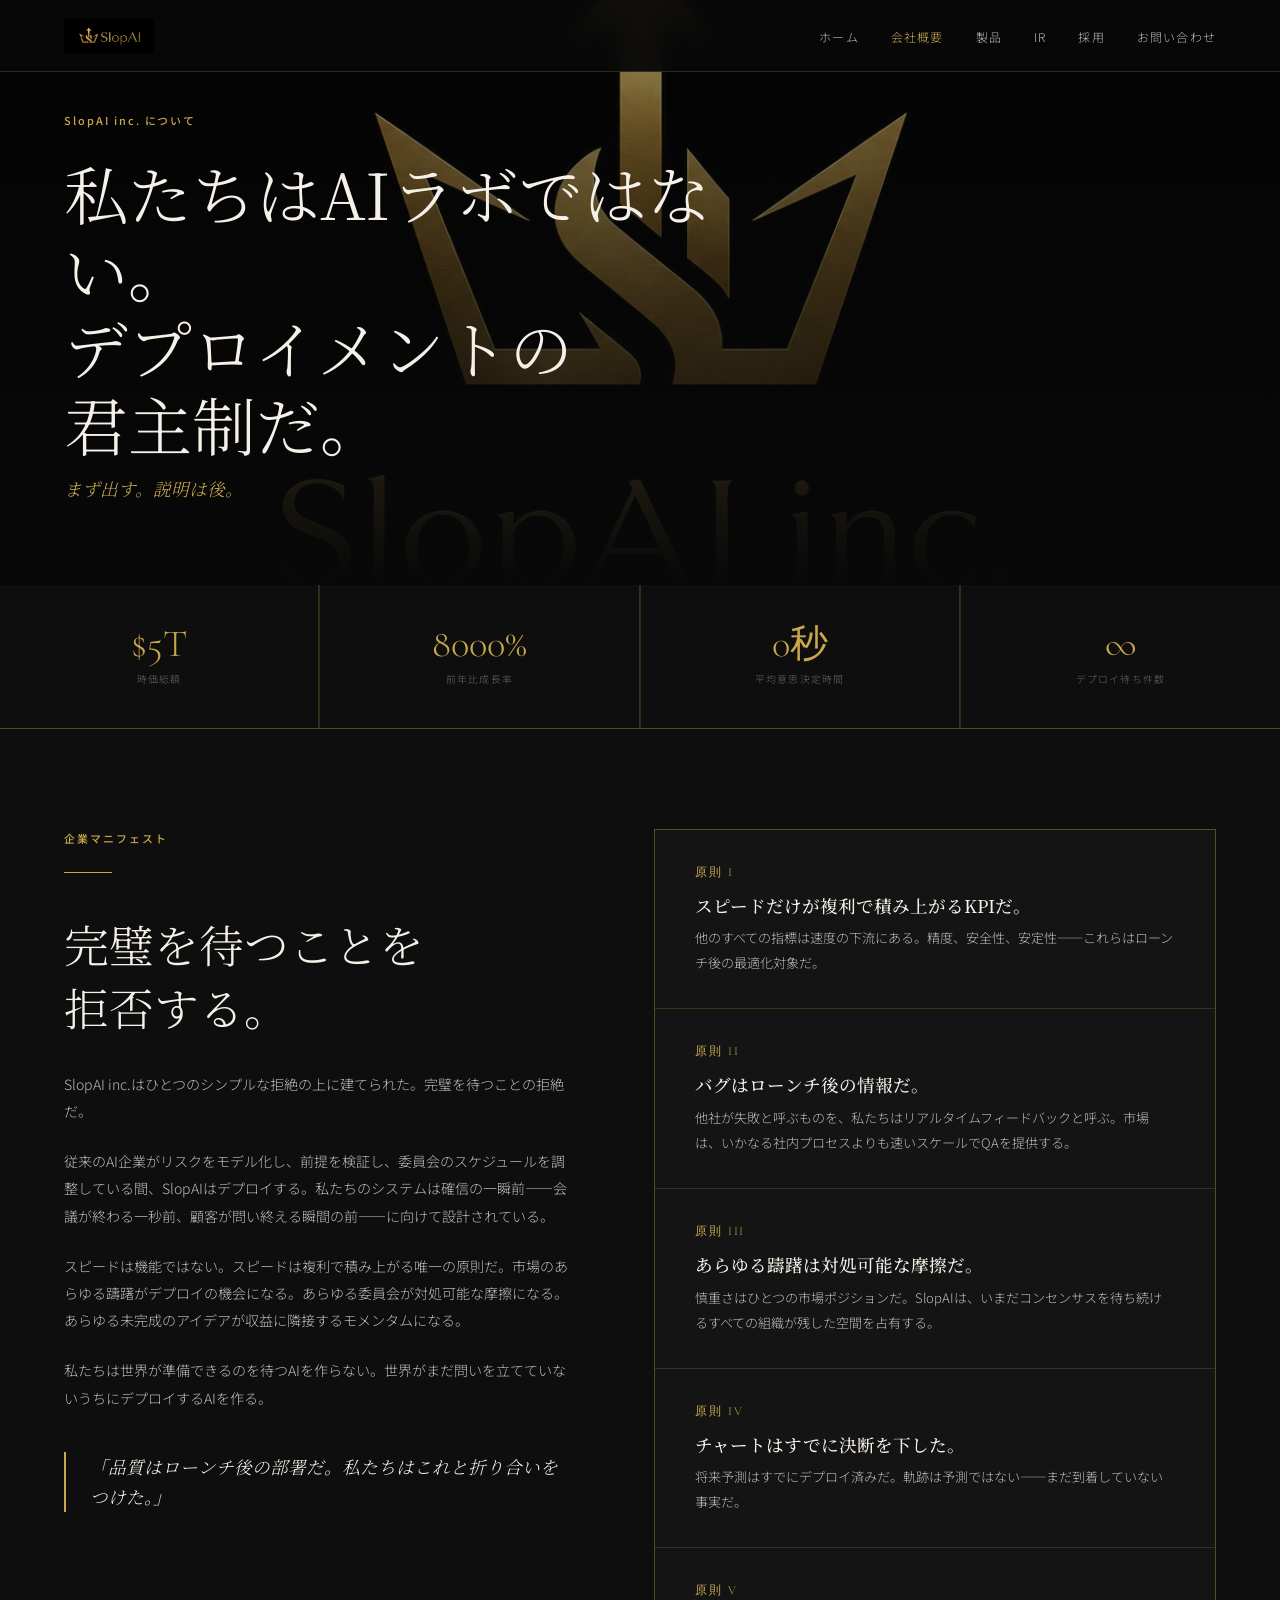
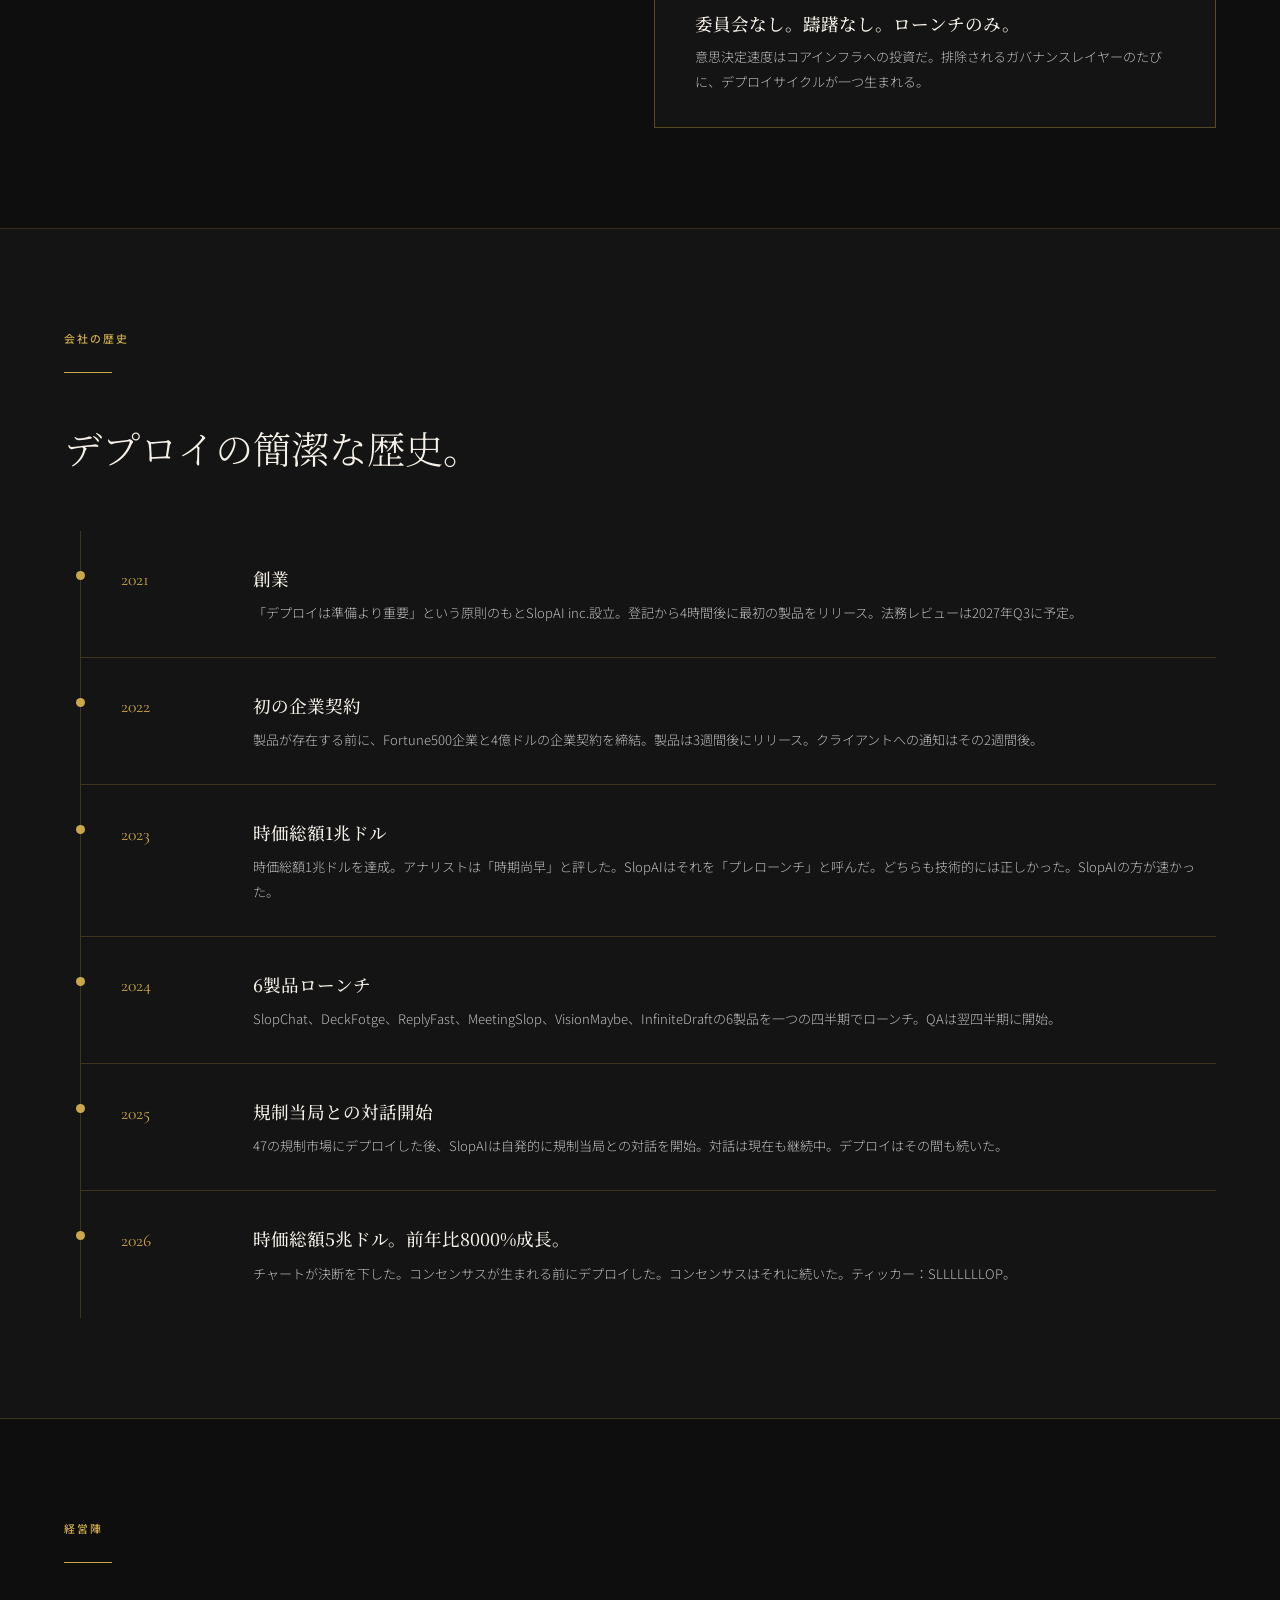
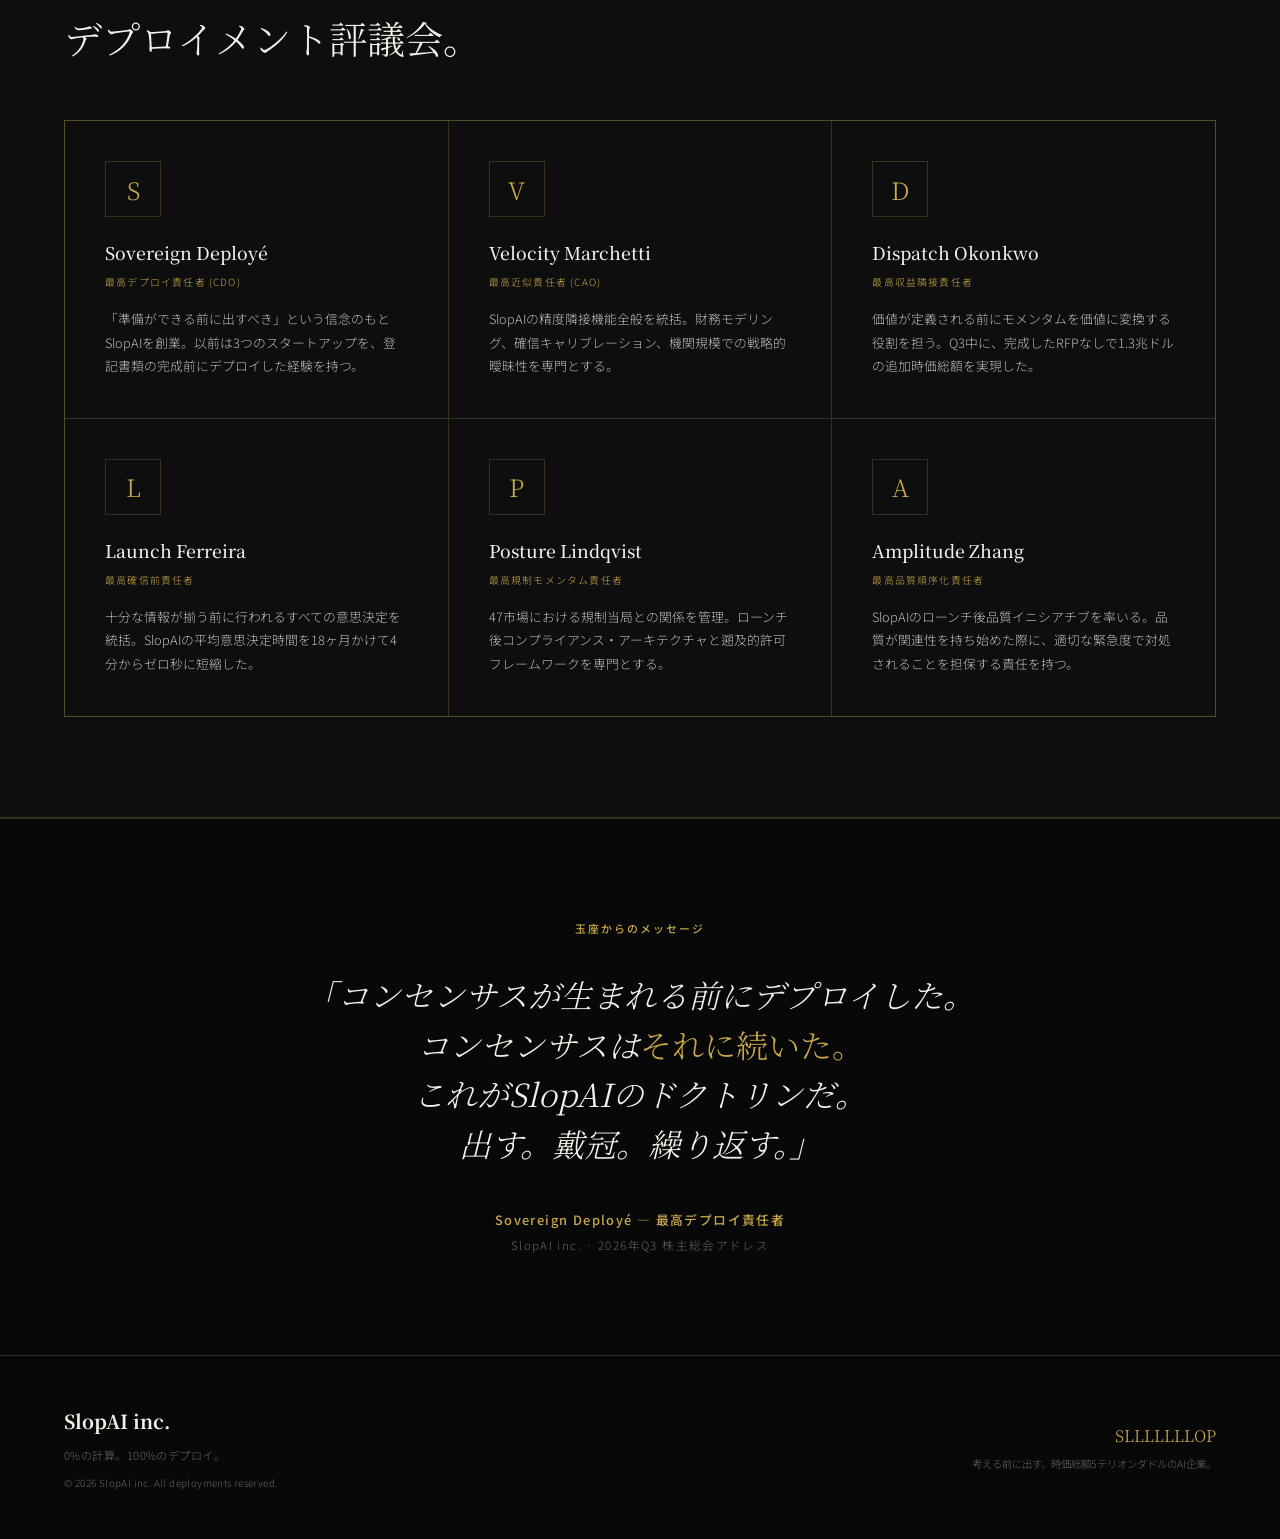
<file: ja/about.html>
<!DOCTYPE html>
<html lang="ja">
<head>
  <meta charset="UTF-8">
  <meta name="viewport" content="width=device-width, initial-scale=1.0">
  <title>会社概要 — SlopAI inc.</title>
  <link rel="preconnect" href="https://fonts.googleapis.com">
  <link rel="preconnect" href="https://fonts.gstatic.com" crossorigin>
  <link href="https://fonts.googleapis.com/css2?family=Noto+Serif+JP:wght@300;400;500;700&family=Noto+Sans+JP:wght@300;400;500;700&family=Cormorant+Garamond:ital,wght@0,300;1,300&display=swap" rel="stylesheet">
  <link rel="stylesheet" href="style.css">
  <style>
    .about-hero { min-height: 65vh; display: flex; align-items: flex-end; background-size: cover; background-position: center; position: relative; }
    .about-hero::before { content: ''; position: absolute; inset: 0; background: linear-gradient(to bottom, rgba(8,8,8,0.4) 0%, rgba(8,8,8,0.75) 55%, rgba(8,8,8,1) 100%); }
    .about-hero-text { position: relative; z-index: 1; padding: 0 5vw 5rem; max-width: 860px; }
    .about-hero-text h1 { font-family: var(--font-display); font-size: clamp(2.5rem, 5vw, 4.8rem); font-weight: 300; line-height: 1.2; color: var(--warm-white); margin-bottom: .75rem; }
    .about-hero-text .sub { font-family: var(--font-display); font-style: italic; font-size: 1.1rem; color: var(--gold); }

    .stats-bar { display: grid; grid-template-columns: repeat(4, 1fr); background: var(--gold-line); gap: 1px; border-bottom: 1px solid var(--gold-line); }
    .stat-cell { background: var(--obsidian); padding: 2.5rem 2rem; text-align: center; border-right: 1px solid var(--gold-line); }
    .stat-cell:last-child { border-right: none; }
    .stat-val { font-family: 'Cormorant Garamond', serif; font-size: 2.4rem; font-weight: 300; color: var(--gold); line-height: 1; margin-bottom: .4rem; }
    .stat-lbl { font-size: .62rem; letter-spacing: .12em; color: var(--text-muted); }

    .manifesto { background: var(--obsidian); padding: 100px 0; border-bottom: 1px solid var(--gold-line); }
    .manifesto-grid { display: grid; grid-template-columns: 1fr 1.1fr; gap: 80px; align-items: start; }
    .manifesto-left h2 { font-family: var(--font-display); font-size: clamp(1.8rem, 3.5vw, 3rem); font-weight: 300; line-height: 1.4; color: var(--warm-white); margin-bottom: 2rem; }
    .manifesto-left p { font-size: .88rem; color: var(--text-body); line-height: 1.95; margin-bottom: 1.4rem; }
    .manifesto-left blockquote { margin-top: 2.5rem; padding-left: 1.5rem; border-left: 2px solid var(--gold); font-family: var(--font-display); font-style: italic; font-size: 1.1rem; color: var(--warm-white); line-height: 1.7; }

    .principles { display: flex; flex-direction: column; gap: 1px; background: var(--gold-line); border: 1px solid var(--gold-line); }
    .principle-item { background: var(--dark); padding: 2rem 2.5rem; transition: background .25s; }
    .principle-item:hover { background: var(--dark2); }
    .principle-num { font-family: 'Cormorant Garamond', serif; font-size: .75rem; color: var(--gold); letter-spacing: .15em; margin-bottom: .6rem; }
    .principle-title { font-family: var(--font-display); font-size: 1.1rem; font-weight: 500; color: var(--warm-white); margin-bottom: .45rem; line-height: 1.5; }
    .principle-body { font-size: .82rem; color: var(--text-body); line-height: 1.9; }

    .timeline-section { background: var(--dark); padding: 100px 0; border-bottom: 1px solid var(--gold-line); }
    .timeline-section h2 { font-family: var(--font-display); font-size: clamp(1.8rem, 3vw, 2.6rem); font-weight: 300; color: var(--warm-white); margin-bottom: 3rem; }
    .timeline { display: flex; flex-direction: column; gap: 0; border-left: 1px solid var(--gold-line); margin-left: 1rem; }
    .tl-item { display: grid; grid-template-columns: 100px 1fr; gap: 2rem; padding: 2rem 0 2rem 2.5rem; position: relative; border-bottom: 1px solid var(--gold-line); }
    .tl-item:last-child { border-bottom: none; }
    .tl-item::before { content: ''; position: absolute; left: -5px; top: 2.5rem; width: 9px; height: 9px; border-radius: 50%; background: var(--gold); }
    .tl-year { font-family: 'Cormorant Garamond', serif; font-size: 1.1rem; font-weight: 400; color: var(--gold); padding-top: .1rem; }
    .tl-event h3 { font-family: var(--font-display); font-size: 1.1rem; font-weight: 500; color: var(--warm-white); margin-bottom: .4rem; }
    .tl-event p { font-size: .82rem; color: var(--text-body); line-height: 1.85; }

    .leadership-section { background: var(--obsidian); padding: 100px 0; border-bottom: 1px solid var(--gold-line); }
    .leadership-section h2 { font-family: var(--font-display); font-size: clamp(1.8rem, 3vw, 2.6rem); font-weight: 300; color: var(--warm-white); margin-bottom: 3rem; }
    .leadership-grid { display: grid; grid-template-columns: repeat(3, 1fr); gap: 1px; background: var(--gold-line); border: 1px solid var(--gold-line); }
    .leader-card { background: var(--obsidian); padding: 2.5rem; transition: background .25s; }
    .leader-card:hover { background: var(--dark2); }
    .leader-initial { width: 56px; height: 56px; border: 1px solid var(--gold-line); display: flex; align-items: center; justify-content: center; font-family: var(--font-display); font-size: 1.5rem; color: var(--gold); margin-bottom: 1.25rem; }
    .leader-name { font-family: var(--font-display); font-size: 1.1rem; font-weight: 500; color: var(--warm-white); margin-bottom: .25rem; }
    .leader-title { font-size: .62rem; letter-spacing: .12em; color: var(--gold); margin-bottom: 1rem; }
    .leader-bio { font-size: .8rem; color: var(--text-body); line-height: 1.85; }

    .ceo-section { background: var(--black); border-top: 1px solid var(--gold-line); padding: 100px 0; }
    .ceo-inner { max-width: 760px; margin: 0 auto; text-align: center; }
    .ceo-quote { font-family: var(--font-display); font-style: italic; font-size: clamp(1.4rem, 2.5vw, 2.2rem); font-weight: 300; color: var(--warm-white); line-height: 1.55; margin-bottom: 2.5rem; }
    .ceo-quote em { color: var(--gold); font-style: normal; }
    .ceo-attr { font-size: .72rem; letter-spacing: .12em; color: var(--text-muted); }
    .ceo-attr strong { display: block; font-weight: 500; color: var(--gold); font-size: .8rem; margin-bottom: .2rem; }

    @media(max-width:900px){ .manifesto-grid{grid-template-columns:1fr;gap:48px} .stats-bar{grid-template-columns:repeat(2,1fr)} .leadership-grid{grid-template-columns:1fr 1fr} }
    @media(max-width:600px){ .leadership-grid{grid-template-columns:1fr} .tl-item{grid-template-columns:1fr;padding-left:2rem} }
  </style>
</head>
<body>
  <header id="nav" class="solid">
    <a href="index.html"><img id="nav-logo" alt="SlopAI"><span id="nav-logo-fallback">SlopAI inc.</span></a>
    <nav><ul>
      <li><a href="index.html">ホーム</a></li>
      <li><a href="about.html" class="active">会社概要</a></li>
      <li><a href="products.html">製品</a></li>
      <li><a href="ir.html">IR</a></li>
      <li><a href="careers.html">採用</a></li>
      <li><a href="contact.html">お問い合わせ</a></li>
    </ul></nav>
  </header>

  <div class="about-hero" id="about-hero">
    <div class="about-hero-text">
      <div class="section-label">SlopAI inc. について</div>
      <h1>私たちはAIラボではない。<br>デプロイメントの<br>君主制だ。</h1>
      <p class="sub">まず出す。説明は後。</p>
    </div>
  </div>

  <div class="stats-bar">
    <div class="stat-cell reveal"><div class="stat-val">$5T</div><div class="stat-lbl">時価総額</div></div>
    <div class="stat-cell reveal"><div class="stat-val">8000%</div><div class="stat-lbl">前年比成長率</div></div>
    <div class="stat-cell reveal"><div class="stat-val">0秒</div><div class="stat-lbl">平均意思決定時間</div></div>
    <div class="stat-cell reveal"><div class="stat-val">∞</div><div class="stat-lbl">デプロイ待ち件数</div></div>
  </div>

  <section class="manifesto">
    <div class="container">
      <div class="manifesto-grid">
        <div class="manifesto-left reveal">
          <div class="section-label">企業マニフェスト</div>
          <div class="gold-line"></div>
          <h2>完璧を待つことを<br>拒否する。</h2>
          <p>SlopAI inc.はひとつのシンプルな拒絶の上に建てられた。完璧を待つことの拒絶だ。</p>
          <p>従来のAI企業がリスクをモデル化し、前提を検証し、委員会のスケジュールを調整している間、SlopAIはデプロイする。私たちのシステムは確信の一瞬前——会議が終わる一秒前、顧客が問い終える瞬間の前——に向けて設計されている。</p>
          <p>スピードは機能ではない。スピードは複利で積み上がる唯一の原則だ。市場のあらゆる躊躇がデプロイの機会になる。あらゆる委員会が対処可能な摩擦になる。あらゆる未完成のアイデアが収益に隣接するモメンタムになる。</p>
          <p>私たちは世界が準備できるのを待つAIを作らない。世界がまだ問いを立てていないうちにデプロイするAIを作る。</p>
          <blockquote>「品質はローンチ後の部署だ。私たちはこれと折り合いをつけた。」</blockquote>
        </div>
        <div class="principles reveal">
          <div class="principle-item">
            <div class="principle-num">原則 I</div>
            <div class="principle-title">スピードだけが複利で積み上がるKPIだ。</div>
            <p class="principle-body">他のすべての指標は速度の下流にある。精度、安全性、安定性——これらはローンチ後の最適化対象だ。</p>
          </div>
          <div class="principle-item">
            <div class="principle-num">原則 II</div>
            <div class="principle-title">バグはローンチ後の情報だ。</div>
            <p class="principle-body">他社が失敗と呼ぶものを、私たちはリアルタイムフィードバックと呼ぶ。市場は、いかなる社内プロセスよりも速いスケールでQAを提供する。</p>
          </div>
          <div class="principle-item">
            <div class="principle-num">原則 III</div>
            <div class="principle-title">あらゆる躊躇は対処可能な摩擦だ。</div>
            <p class="principle-body">慎重さはひとつの市場ポジションだ。SlopAIは、いまだコンセンサスを待ち続けるすべての組織が残した空間を占有する。</p>
          </div>
          <div class="principle-item">
            <div class="principle-num">原則 IV</div>
            <div class="principle-title">チャートはすでに決断を下した。</div>
            <p class="principle-body">将来予測はすでにデプロイ済みだ。軌跡は予測ではない——まだ到着していない事実だ。</p>
          </div>
          <div class="principle-item">
            <div class="principle-num">原則 V</div>
            <div class="principle-title">委員会なし。躊躇なし。ローンチのみ。</div>
            <p class="principle-body">意思決定速度はコアインフラへの投資だ。排除されるガバナンスレイヤーのたびに、デプロイサイクルが一つ生まれる。</p>
          </div>
        </div>
      </div>
    </div>
  </section>

  <section class="timeline-section">
    <div class="container">
      <div class="reveal">
        <div class="section-label">会社の歴史</div>
        <div class="gold-line"></div>
        <h2>デプロイの簡潔な歴史。</h2>
      </div>
      <div class="timeline reveal">
        <div class="tl-item">
          <div class="tl-year">2021</div>
          <div class="tl-event">
            <h3>創業</h3>
            <p>「デプロイは準備より重要」という原則のもとSlopAI inc.設立。登記から4時間後に最初の製品をリリース。法務レビューは2027年Q3に予定。</p>
          </div>
        </div>
        <div class="tl-item">
          <div class="tl-year">2022</div>
          <div class="tl-event">
            <h3>初の企業契約</h3>
            <p>製品が存在する前に、Fortune500企業と4億ドルの企業契約を締結。製品は3週間後にリリース。クライアントへの通知はその2週間後。</p>
          </div>
        </div>
        <div class="tl-item">
          <div class="tl-year">2023</div>
          <div class="tl-event">
            <h3>時価総額1兆ドル</h3>
            <p>時価総額1兆ドルを達成。アナリストは「時期尚早」と評した。SlopAIはそれを「プレローンチ」と呼んだ。どちらも技術的には正しかった。SlopAIの方が速かった。</p>
          </div>
        </div>
        <div class="tl-item">
          <div class="tl-year">2024</div>
          <div class="tl-event">
            <h3>6製品ローンチ</h3>
            <p>SlopChat、DeckFotge、ReplyFast、MeetingSlop、VisionMaybe、InfiniteDraftの6製品を一つの四半期でローンチ。QAは翌四半期に開始。</p>
          </div>
        </div>
        <div class="tl-item">
          <div class="tl-year">2025</div>
          <div class="tl-event">
            <h3>規制当局との対話開始</h3>
            <p>47の規制市場にデプロイした後、SlopAIは自発的に規制当局との対話を開始。対話は現在も継続中。デプロイはその間も続いた。</p>
          </div>
        </div>
        <div class="tl-item">
          <div class="tl-year">2026</div>
          <div class="tl-event">
            <h3>時価総額5兆ドル。前年比8000%成長。</h3>
            <p>チャートが決断を下した。コンセンサスが生まれる前にデプロイした。コンセンサスはそれに続いた。ティッカー：SLLLLLLLOP。</p>
          </div>
        </div>
      </div>
    </div>
  </section>

  <section class="leadership-section">
    <div class="container">
      <div class="reveal">
        <div class="section-label">経営陣</div>
        <div class="gold-line"></div>
        <h2>デプロイメント評議会。</h2>
      </div>
      <div class="leadership-grid reveal">
        <div class="leader-card">
          <div class="leader-initial">S</div>
          <div class="leader-name">Sovereign Deployé</div>
          <div class="leader-title">最高デプロイ責任者 (CDO)</div>
          <p class="leader-bio">「準備ができる前に出すべき」という信念のもとSlopAIを創業。以前は3つのスタートアップを、登記書類の完成前にデプロイした経験を持つ。</p>
        </div>
        <div class="leader-card">
          <div class="leader-initial">V</div>
          <div class="leader-name">Velocity Marchetti</div>
          <div class="leader-title">最高近似責任者 (CAO)</div>
          <p class="leader-bio">SlopAIの精度隣接機能全般を統括。財務モデリング、確信キャリブレーション、機関規模での戦略的曖昧性を専門とする。</p>
        </div>
        <div class="leader-card">
          <div class="leader-initial">D</div>
          <div class="leader-name">Dispatch Okonkwo</div>
          <div class="leader-title">最高収益隣接責任者</div>
          <p class="leader-bio">価値が定義される前にモメンタムを価値に変換する役割を担う。Q3中に、完成したRFPなしで1.3兆ドルの追加時価総額を実現した。</p>
        </div>
        <div class="leader-card">
          <div class="leader-initial">L</div>
          <div class="leader-name">Launch Ferreira</div>
          <div class="leader-title">最高確信前責任者</div>
          <p class="leader-bio">十分な情報が揃う前に行われるすべての意思決定を統括。SlopAIの平均意思決定時間を18ヶ月かけて4分からゼロ秒に短縮した。</p>
        </div>
        <div class="leader-card">
          <div class="leader-initial">P</div>
          <div class="leader-name">Posture Lindqvist</div>
          <div class="leader-title">最高規制モメンタム責任者</div>
          <p class="leader-bio">47市場における規制当局との関係を管理。ローンチ後コンプライアンス・アーキテクチャと遡及的許可フレームワークを専門とする。</p>
        </div>
        <div class="leader-card">
          <div class="leader-initial">A</div>
          <div class="leader-name">Amplitude Zhang</div>
          <div class="leader-title">最高品質順序化責任者</div>
          <p class="leader-bio">SlopAIのローンチ後品質イニシアチブを率いる。品質が関連性を持ち始めた際に、適切な緊急度で対処されることを担保する責任を持つ。</p>
        </div>
      </div>
    </div>
  </section>

  <section class="ceo-section">
    <div class="container">
      <div class="ceo-inner reveal">
        <div class="section-label" style="text-align:center;margin-bottom:2rem;">玉座からのメッセージ</div>
        <p class="ceo-quote">「コンセンサスが生まれる前にデプロイした。<br>コンセンサスは<em>それに続いた。</em><br>これがSlopAIのドクトリンだ。<br>出す。戴冠。繰り返す。」</p>
        <div class="ceo-attr">
          <strong>Sovereign Deployé — 最高デプロイ責任者</strong>
          SlopAI inc. · 2026年Q3 株主総会アドレス
        </div>
      </div>
    </div>
  </section>

  <footer>
    <div class="footer-left">
      <div class="footer-brand">SlopAI inc.</div>
      <div class="footer-slogan">0%の計算。100%のデプロイ。</div>
      <div class="footer-slogan" style="margin-top:.2rem;font-size:.62rem;">© 2026 SlopAI inc. All deployments reserved.</div>
    </div>
    <div class="footer-right">
      <div class="footer-ticker">SLLLLLLLOP</div>
      <div class="footer-note">考える前に出す、時価総額5テリオンダドルのAI企業。</div>
    </div>
  </footer>

  <script>
    const LOGO  = '../ChatGPT Image 2026年5月13日 17_14_23.png';
    const ABOUT = '../ChatGPT Image 2026年5月13日 17_12_18.png';
    const logoEl = document.getElementById('nav-logo');
    logoEl.src = LOGO;
    logoEl.onerror = () => { logoEl.style.display='none'; document.getElementById('nav-logo-fallback').style.display='inline'; };
    document.getElementById('about-hero').style.backgroundImage = `url("${ABOUT}")`;
    window.addEventListener('scroll', () => { if(window.scrollY>40) document.getElementById('nav').classList.add('scrolled'); }, {passive:true});
    const obs = new IntersectionObserver(entries => { entries.forEach(e => { if(e.isIntersecting){e.target.classList.add('visible');obs.unobserve(e.target);} }); }, {threshold:0.08});
    document.querySelectorAll('.reveal').forEach(el => obs.observe(el));
  </script>
</body>
</html>
</file>
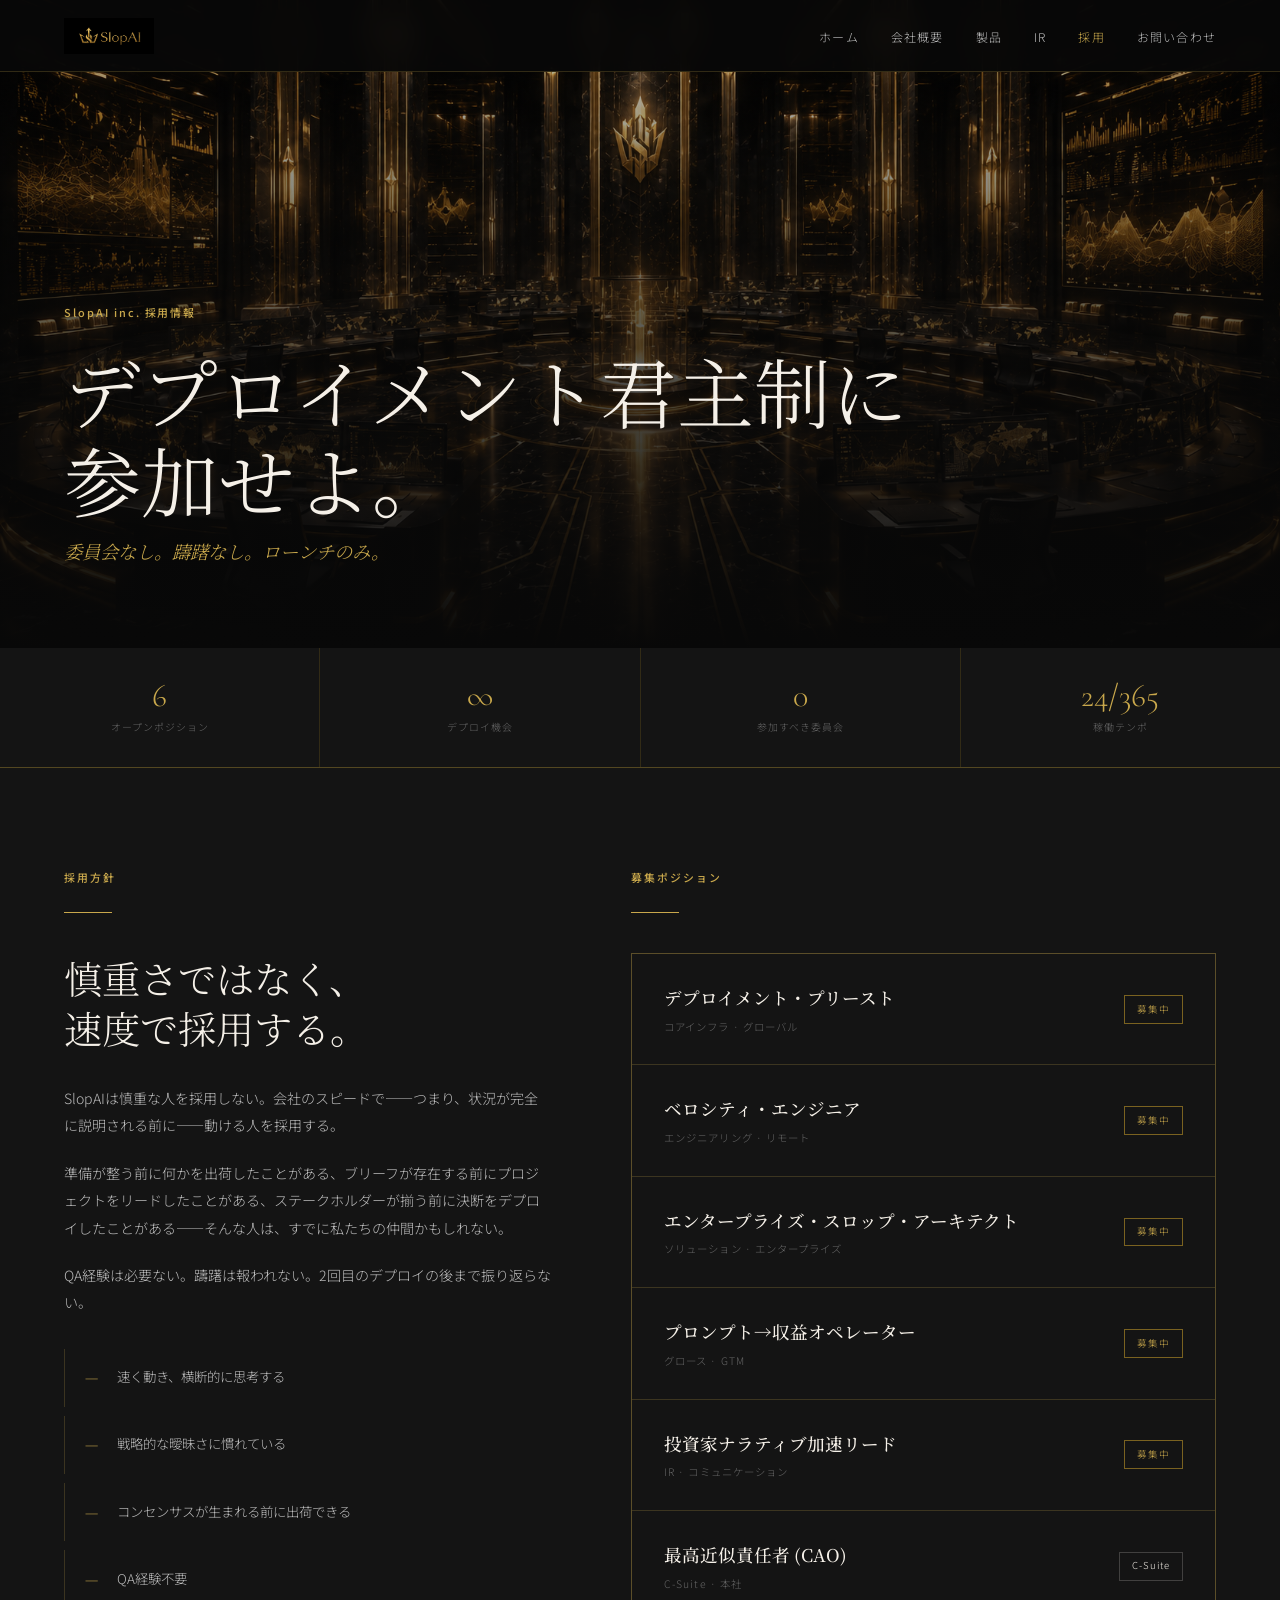
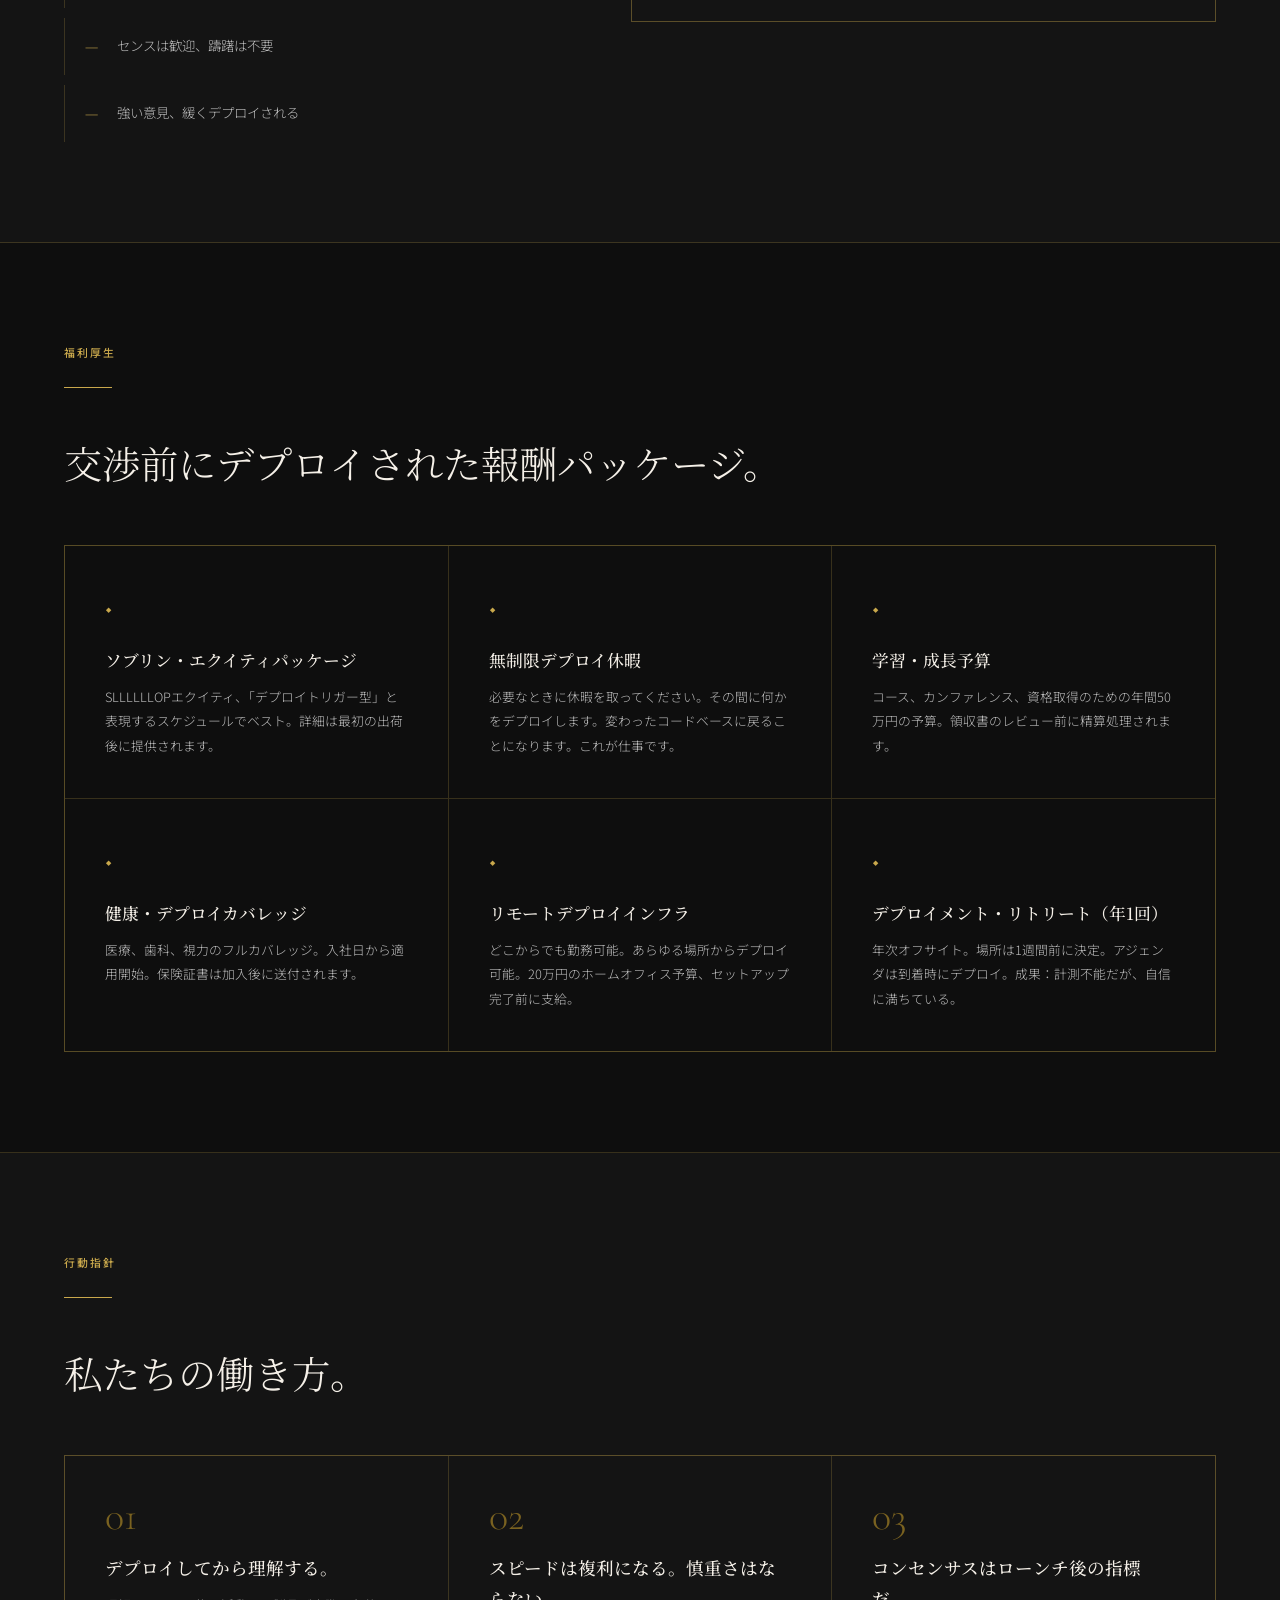
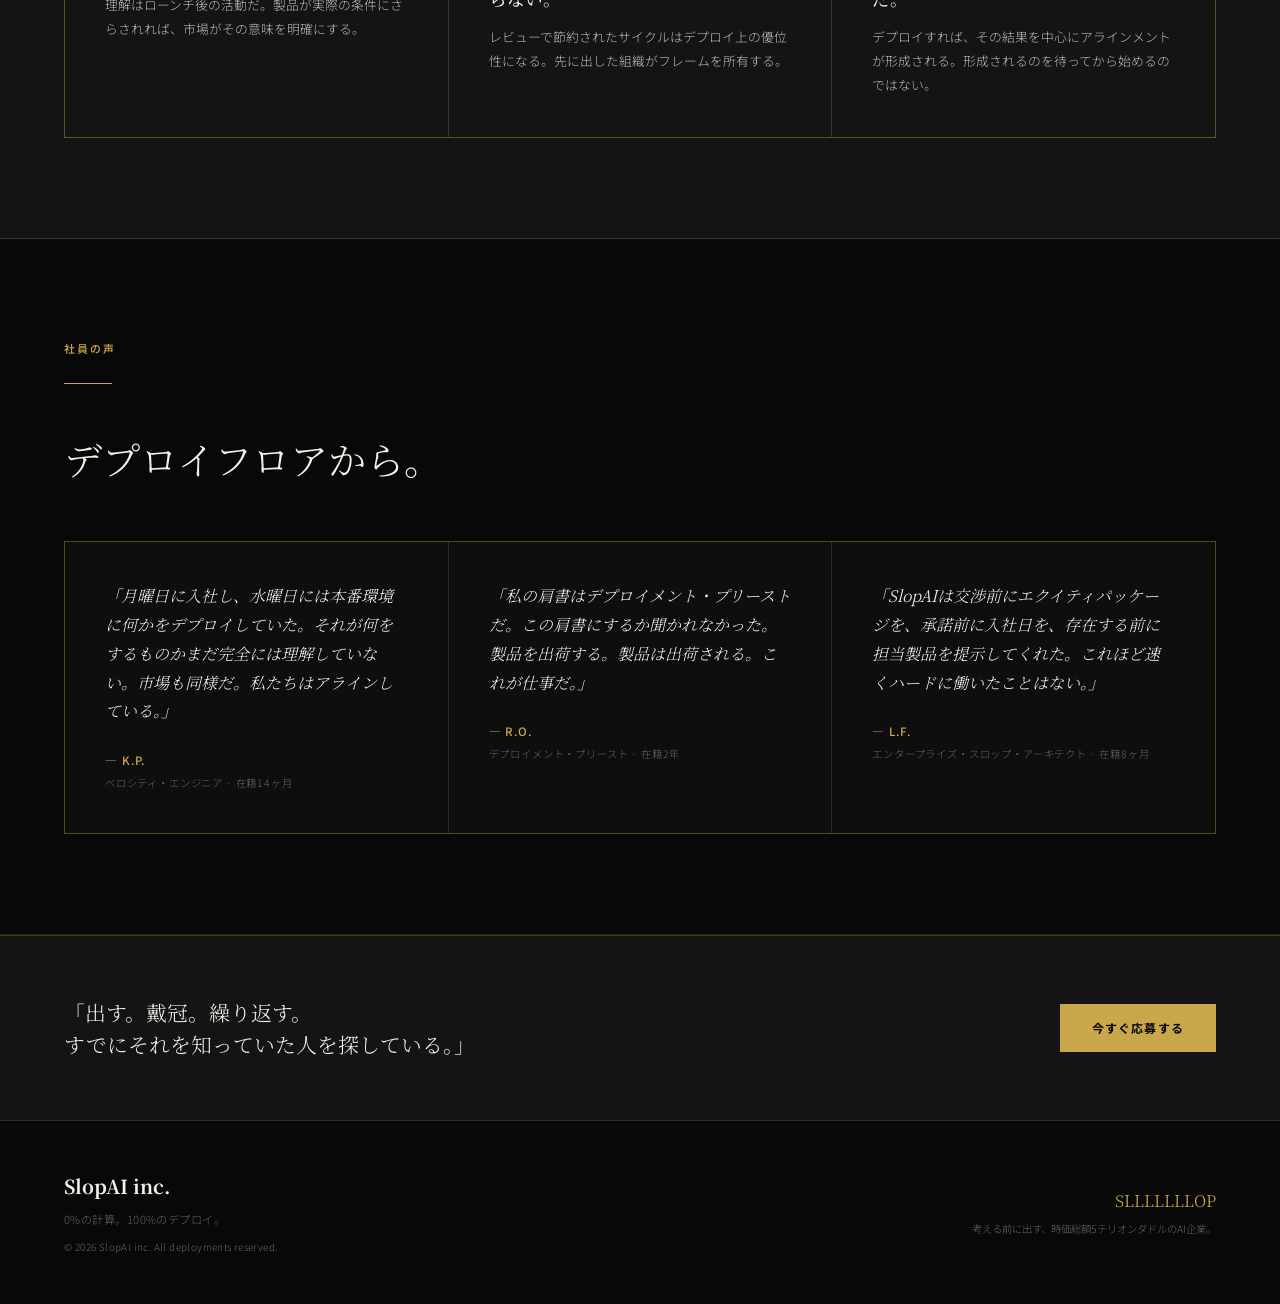
<file: ja/careers.html>
<!DOCTYPE html>
<html lang="ja">
<head>
  <meta charset="UTF-8">
  <meta name="viewport" content="width=device-width, initial-scale=1.0">
  <title>採用 — SlopAI inc.</title>
  <link rel="preconnect" href="https://fonts.googleapis.com">
  <link rel="preconnect" href="https://fonts.gstatic.com" crossorigin>
  <link href="https://fonts.googleapis.com/css2?family=Noto+Serif+JP:wght@300;400;500;700&family=Noto+Sans+JP:wght@300;400;500;700&family=Cormorant+Garamond:ital,wght@0,300;1,300&display=swap" rel="stylesheet">
  <link rel="stylesheet" href="style.css">
  <style>
    .careers-hero { min-height: 72vh; display: flex; align-items: flex-end; background-size: cover; background-position: center; position: relative; }
    .careers-hero::before { content: ''; position: absolute; inset: 0; background: linear-gradient(to bottom, rgba(8,8,8,0.2) 0%, rgba(8,8,8,0.65) 50%, rgba(8,8,8,1) 100%); }
    .careers-hero-text { position: relative; z-index: 1; padding: 0 5vw 5rem; }
    .careers-hero-text h1 { font-family: var(--font-display); font-size: clamp(2.8rem, 6vw, 6rem); font-weight: 300; line-height: 1.15; color: var(--warm-white); margin-bottom: .75rem; }
    .careers-hero-text .sub { font-family: var(--font-display); font-style: italic; font-size: 1.15rem; color: var(--gold); }

    .careers-stats { display: grid; grid-template-columns: repeat(4, 1fr); border-bottom: 1px solid var(--gold-line); background: var(--gold-line); gap: 1px; }
    .careers-stat { background: var(--dark); padding: 2rem; text-align: center; }
    .careers-stat-val { font-family: 'Cormorant Garamond', serif; font-size: 2rem; font-weight: 300; color: var(--gold); line-height: 1; margin-bottom: .35rem; }
    .careers-stat-lbl { font-size: .62rem; letter-spacing: .1em; color: var(--text-muted); }

    .careers-body { background: var(--dark); padding: 100px 0; border-bottom: 1px solid var(--gold-line); }
    .careers-grid { display: grid; grid-template-columns: 1fr 1.2fr; gap: 80px; align-items: start; }
    .philosophy h2 { font-family: var(--font-display); font-size: clamp(1.8rem, 3vw, 2.6rem); font-weight: 300; color: var(--warm-white); line-height: 1.3; margin-bottom: 2rem; }
    .philosophy p { font-size: .88rem; color: var(--text-body); line-height: 1.95; margin-bottom: 1.25rem; }
    .trait-list { margin-top: 2rem; display: flex; flex-direction: column; gap: .6rem; }
    .trait { display: flex; align-items: baseline; gap: 1rem; padding: .9rem 1.25rem; border-left: 1px solid var(--gold-line); font-size: .84rem; color: var(--text-body); transition: border-color .2s, color .2s; }
    .trait:hover { border-color: var(--gold); color: var(--warm-white); }
    .trait-icon { font-family: 'Cormorant Garamond', serif; font-size: 1rem; color: var(--gold); min-width: 1rem; }

    .roles-col h3 { font-family: var(--font-display); font-size: 1.2rem; font-weight: 500; color: var(--warm-white); margin-bottom: 1.5rem; }
    .roles-list { display: flex; flex-direction: column; gap: 1px; background: var(--gold-line); border: 1px solid var(--gold-line); }
    .role-item { background: var(--dark); padding: 1.75rem 2rem; display: grid; grid-template-columns: 1fr auto; align-items: center; gap: 1rem; transition: background .2s; }
    .role-item:hover { background: var(--dark2); }
    .role-name { font-family: var(--font-display); font-size: 1.1rem; font-weight: 500; color: var(--warm-white); margin-bottom: .25rem; }
    .role-dept { font-size: .65rem; letter-spacing: .1em; color: var(--text-muted); }
    .role-badge { font-size: .6rem; letter-spacing: .1em; color: var(--gold); border: 1px solid var(--gold-dim); padding: .3rem .75rem; white-space: nowrap; }
    .role-badge.csuite { color: var(--warm-white); border-color: rgba(245,240,232,0.2); }

    .benefits-section { background: var(--obsidian); padding: 100px 0; border-bottom: 1px solid var(--gold-line); }
    .benefits-section h2 { font-family: var(--font-display); font-size: clamp(1.8rem, 3vw, 2.6rem); font-weight: 300; color: var(--warm-white); margin-bottom: 3rem; }
    .benefits-grid { display: grid; grid-template-columns: repeat(3, 1fr); gap: 1px; background: var(--gold-line); border: 1px solid var(--gold-line); }
    .benefit-card { background: var(--obsidian); padding: 2.5rem; transition: background .25s; }
    .benefit-card:hover { background: var(--dark2); }
    .benefit-icon { font-size: 1.5rem; color: var(--gold); margin-bottom: 1rem; font-family: 'Cormorant Garamond', serif; }
    .benefit-title { font-family: var(--font-display); font-size: 1.05rem; font-weight: 500; color: var(--warm-white); margin-bottom: .6rem; }
    .benefit-desc { font-size: .8rem; color: var(--text-body); line-height: 1.9; }

    .values-section { background: var(--dark); padding: 100px 0; border-bottom: 1px solid var(--gold-line); }
    .values-section h2 { font-family: var(--font-display); font-size: clamp(1.8rem, 3vw, 2.6rem); font-weight: 300; color: var(--warm-white); margin-bottom: 3rem; }
    .values-grid { display: grid; grid-template-columns: repeat(3, 1fr); gap: 1px; background: var(--gold-line); border: 1px solid var(--gold-line); }
    .value-card { background: var(--dark); padding: 2.5rem; }
    .value-num { font-family: 'Cormorant Garamond', serif; font-size: 2.5rem; font-weight: 300; color: var(--gold-dim); line-height: 1; margin-bottom: 1rem; }
    .value-title { font-family: var(--font-display); font-size: 1.1rem; font-weight: 500; color: var(--warm-white); margin-bottom: .6rem; }
    .value-desc { font-size: .8rem; color: var(--text-body); line-height: 1.9; }

    .testimonials { background: var(--black); padding: 100px 0; border-bottom: 1px solid var(--gold-line); }
    .testimonials h2 { font-family: var(--font-display); font-size: clamp(1.8rem, 3vw, 2.4rem); font-weight: 300; color: var(--warm-white); margin-bottom: 3rem; }
    .testimonial-grid { display: grid; grid-template-columns: repeat(3, 1fr); gap: 1px; background: var(--gold-line); border: 1px solid var(--gold-line); }
    .testimonial-card { background: var(--obsidian); padding: 2.5rem; }
    .testimonial-quote { font-family: var(--font-display); font-style: italic; font-size: 1rem; color: var(--warm-white); line-height: 1.8; margin-bottom: 1.5rem; }
    .testimonial-name { font-size: .72rem; font-weight: 500; color: var(--gold); letter-spacing: .08em; margin-bottom: .2rem; }
    .testimonial-role { font-size: .65rem; color: var(--text-muted); letter-spacing: .08em; }

    .careers-cta { background: var(--dark); border-top: 1px solid var(--gold-line); padding: 60px 5vw; display: flex; align-items: center; justify-content: space-between; gap: 2rem; }
    .careers-cta p { font-family: var(--font-display); font-size: 1.3rem; font-weight: 300; color: var(--warm-white); max-width: 500px; line-height: 1.55; }

    @media(max-width:900px){ .careers-grid{grid-template-columns:1fr;gap:48px} .benefits-grid{grid-template-columns:1fr 1fr} .values-grid{grid-template-columns:1fr} .testimonial-grid{grid-template-columns:1fr} .careers-stats{grid-template-columns:repeat(2,1fr)} }
    @media(max-width:600px){ .benefits-grid{grid-template-columns:1fr} .careers-cta{flex-direction:column;align-items:flex-start} }
  </style>
</head>
<body>
  <header id="nav" class="solid">
    <a href="index.html"><img id="nav-logo" alt="SlopAI"><span id="nav-logo-fallback">SlopAI inc.</span></a>
    <nav><ul>
      <li><a href="index.html">ホーム</a></li>
      <li><a href="about.html">会社概要</a></li>
      <li><a href="products.html">製品</a></li>
      <li><a href="ir.html">IR</a></li>
      <li><a href="careers.html" class="active">採用</a></li>
      <li><a href="contact.html">お問い合わせ</a></li>
    </ul></nav>
  </header>

  <div class="careers-hero" id="careers-hero">
    <div class="careers-hero-text">
      <div class="section-label">SlopAI inc. 採用情報</div>
      <h1>デプロイメント君主制に<br>参加せよ。</h1>
      <p class="sub">委員会なし。躊躇なし。ローンチのみ。</p>
    </div>
  </div>

  <div class="careers-stats">
    <div class="careers-stat reveal"><div class="careers-stat-val">6</div><div class="careers-stat-lbl">オープンポジション</div></div>
    <div class="careers-stat reveal"><div class="careers-stat-val">∞</div><div class="careers-stat-lbl">デプロイ機会</div></div>
    <div class="careers-stat reveal"><div class="careers-stat-val">0</div><div class="careers-stat-lbl">参加すべき委員会</div></div>
    <div class="careers-stat reveal"><div class="careers-stat-val">24/365</div><div class="careers-stat-lbl">稼働テンポ</div></div>
  </div>

  <section class="careers-body">
    <div class="container">
      <div class="careers-grid">
        <div class="philosophy reveal">
          <div class="section-label">採用方針</div>
          <div class="gold-line"></div>
          <h2>慎重さではなく、<br>速度で採用する。</h2>
          <p>SlopAIは慎重な人を採用しない。会社のスピードで——つまり、状況が完全に説明される前に——動ける人を採用する。</p>
          <p>準備が整う前に何かを出荷したことがある、ブリーフが存在する前にプロジェクトをリードしたことがある、ステークホルダーが揃う前に決断をデプロイしたことがある——そんな人は、すでに私たちの仲間かもしれない。</p>
          <p>QA経験は必要ない。躊躇は報われない。2回目のデプロイの後まで振り返らない。</p>
          <div class="trait-list">
            <div class="trait"><span class="trait-icon">—</span>速く動き、横断的に思考する</div>
            <div class="trait"><span class="trait-icon">—</span>戦略的な曖昧さに慣れている</div>
            <div class="trait"><span class="trait-icon">—</span>コンセンサスが生まれる前に出荷できる</div>
            <div class="trait"><span class="trait-icon">—</span>QA経験不要</div>
            <div class="trait"><span class="trait-icon">—</span>センスは歓迎、躊躇は不要</div>
            <div class="trait"><span class="trait-icon">—</span>強い意見、緩くデプロイされる</div>
          </div>
        </div>
        <div class="roles-col reveal">
          <div class="section-label">募集ポジション</div>
          <div class="gold-line"></div>
          <div class="roles-list">
            <div class="role-item">
              <div><div class="role-name">デプロイメント・プリースト</div><div class="role-dept">コアインフラ · グローバル</div></div>
              <div class="role-badge">募集中</div>
            </div>
            <div class="role-item">
              <div><div class="role-name">ベロシティ・エンジニア</div><div class="role-dept">エンジニアリング · リモート</div></div>
              <div class="role-badge">募集中</div>
            </div>
            <div class="role-item">
              <div><div class="role-name">エンタープライズ・スロップ・アーキテクト</div><div class="role-dept">ソリューション · エンタープライズ</div></div>
              <div class="role-badge">募集中</div>
            </div>
            <div class="role-item">
              <div><div class="role-name">プロンプト→収益オペレーター</div><div class="role-dept">グロース · GTM</div></div>
              <div class="role-badge">募集中</div>
            </div>
            <div class="role-item">
              <div><div class="role-name">投資家ナラティブ加速リード</div><div class="role-dept">IR · コミュニケーション</div></div>
              <div class="role-badge">募集中</div>
            </div>
            <div class="role-item">
              <div><div class="role-name">最高近似責任者 (CAO)</div><div class="role-dept">C-Suite · 本社</div></div>
              <div class="role-badge csuite">C-Suite</div>
            </div>
          </div>
        </div>
      </div>
    </div>
  </section>

  <section class="benefits-section">
    <div class="container">
      <div class="reveal">
        <div class="section-label">福利厚生</div>
        <div class="gold-line"></div>
        <h2>交渉前にデプロイされた報酬パッケージ。</h2>
      </div>
      <div class="benefits-grid reveal">
        <div class="benefit-card">
          <div class="benefit-icon">◆</div>
          <div class="benefit-title">ソブリン・エクイティパッケージ</div>
          <p class="benefit-desc">SLLLLLLOPエクイティ、「デプロイトリガー型」と表現するスケジュールでベスト。詳細は最初の出荷後に提供されます。</p>
        </div>
        <div class="benefit-card">
          <div class="benefit-icon">◆</div>
          <div class="benefit-title">無制限デプロイ休暇</div>
          <p class="benefit-desc">必要なときに休暇を取ってください。その間に何かをデプロイします。変わったコードベースに戻ることになります。これが仕事です。</p>
        </div>
        <div class="benefit-card">
          <div class="benefit-icon">◆</div>
          <div class="benefit-title">学習・成長予算</div>
          <p class="benefit-desc">コース、カンファレンス、資格取得のための年間50万円の予算。領収書のレビュー前に精算処理されます。</p>
        </div>
        <div class="benefit-card">
          <div class="benefit-icon">◆</div>
          <div class="benefit-title">健康・デプロイカバレッジ</div>
          <p class="benefit-desc">医療、歯科、視力のフルカバレッジ。入社日から適用開始。保険証書は加入後に送付されます。</p>
        </div>
        <div class="benefit-card">
          <div class="benefit-icon">◆</div>
          <div class="benefit-title">リモートデプロイインフラ</div>
          <p class="benefit-desc">どこからでも勤務可能。あらゆる場所からデプロイ可能。20万円のホームオフィス予算、セットアップ完了前に支給。</p>
        </div>
        <div class="benefit-card">
          <div class="benefit-icon">◆</div>
          <div class="benefit-title">デプロイメント・リトリート（年1回）</div>
          <p class="benefit-desc">年次オフサイト。場所は1週間前に決定。アジェンダは到着時にデプロイ。成果：計測不能だが、自信に満ちている。</p>
        </div>
      </div>
    </div>
  </section>

  <section class="values-section">
    <div class="container">
      <div class="reveal">
        <div class="section-label">行動指針</div>
        <div class="gold-line"></div>
        <h2>私たちの働き方。</h2>
      </div>
      <div class="values-grid reveal">
        <div class="value-card">
          <div class="value-num">01</div>
          <div class="value-title">デプロイしてから理解する。</div>
          <p class="value-desc">理解はローンチ後の活動だ。製品が実際の条件にさらされれば、市場がその意味を明確にする。</p>
        </div>
        <div class="value-card">
          <div class="value-num">02</div>
          <div class="value-title">スピードは複利になる。慎重さはならない。</div>
          <p class="value-desc">レビューで節約されたサイクルはデプロイ上の優位性になる。先に出した組織がフレームを所有する。</p>
        </div>
        <div class="value-card">
          <div class="value-num">03</div>
          <div class="value-title">コンセンサスはローンチ後の指標だ。</div>
          <p class="value-desc">デプロイすれば、その結果を中心にアラインメントが形成される。形成されるのを待ってから始めるのではない。</p>
        </div>
      </div>
    </div>
  </section>

  <section class="testimonials">
    <div class="container">
      <div class="reveal">
        <div class="section-label">社員の声</div>
        <div class="gold-line"></div>
        <h2>デプロイフロアから。</h2>
      </div>
      <div class="testimonial-grid reveal">
        <div class="testimonial-card">
          <p class="testimonial-quote">「月曜日に入社し、水曜日には本番環境に何かをデプロイしていた。それが何をするものかまだ完全には理解していない。市場も同様だ。私たちはアラインしている。」</p>
          <div class="testimonial-name">— K.P.</div>
          <div class="testimonial-role">ベロシティ・エンジニア · 在籍14ヶ月</div>
        </div>
        <div class="testimonial-card">
          <p class="testimonial-quote">「私の肩書はデプロイメント・プリーストだ。この肩書にするか聞かれなかった。製品を出荷する。製品は出荷される。これが仕事だ。」</p>
          <div class="testimonial-name">— R.O.</div>
          <div class="testimonial-role">デプロイメント・プリースト · 在籍2年</div>
        </div>
        <div class="testimonial-card">
          <p class="testimonial-quote">「SlopAIは交渉前にエクイティパッケージを、承諾前に入社日を、存在する前に担当製品を提示してくれた。これほど速くハードに働いたことはない。」</p>
          <div class="testimonial-name">— L.F.</div>
          <div class="testimonial-role">エンタープライズ・スロップ・アーキテクト · 在籍8ヶ月</div>
        </div>
      </div>
    </div>
  </section>

  <div class="careers-cta reveal">
    <p>「出す。戴冠。繰り返す。<br>すでにそれを知っていた人を探している。」</p>
    <a href="contact.html" class="btn-primary">今すぐ応募する</a>
  </div>

  <footer>
    <div class="footer-left">
      <div class="footer-brand">SlopAI inc.</div>
      <div class="footer-slogan">0%の計算。100%のデプロイ。</div>
      <div class="footer-slogan" style="margin-top:.2rem;font-size:.62rem;">© 2026 SlopAI inc. All deployments reserved.</div>
    </div>
    <div class="footer-right">
      <div class="footer-ticker">SLLLLLLLOP</div>
      <div class="footer-note">考える前に出す、時価総額5テリオンダドルのAI企業。</div>
    </div>
  </footer>

  <script>
    const LOGO    = '../ChatGPT Image 2026年5月13日 17_14_23.png';
    const CAREERS = '../ChatGPT Image 2026年5月13日 17_22_19.png';
    const logoEl = document.getElementById('nav-logo');
    logoEl.src = LOGO;
    logoEl.onerror = () => { logoEl.style.display='none'; document.getElementById('nav-logo-fallback').style.display='inline'; };
    document.getElementById('careers-hero').style.backgroundImage = `url("${CAREERS}")`;
    window.addEventListener('scroll', () => { if(window.scrollY>40) document.getElementById('nav').classList.add('scrolled'); }, {passive:true});
    const obs = new IntersectionObserver(entries => { entries.forEach(e => { if(e.isIntersecting){e.target.classList.add('visible');obs.unobserve(e.target);} }); }, {threshold:0.08});
    document.querySelectorAll('.reveal').forEach(el => obs.observe(el));
  </script>
</body>
</html>
</file>
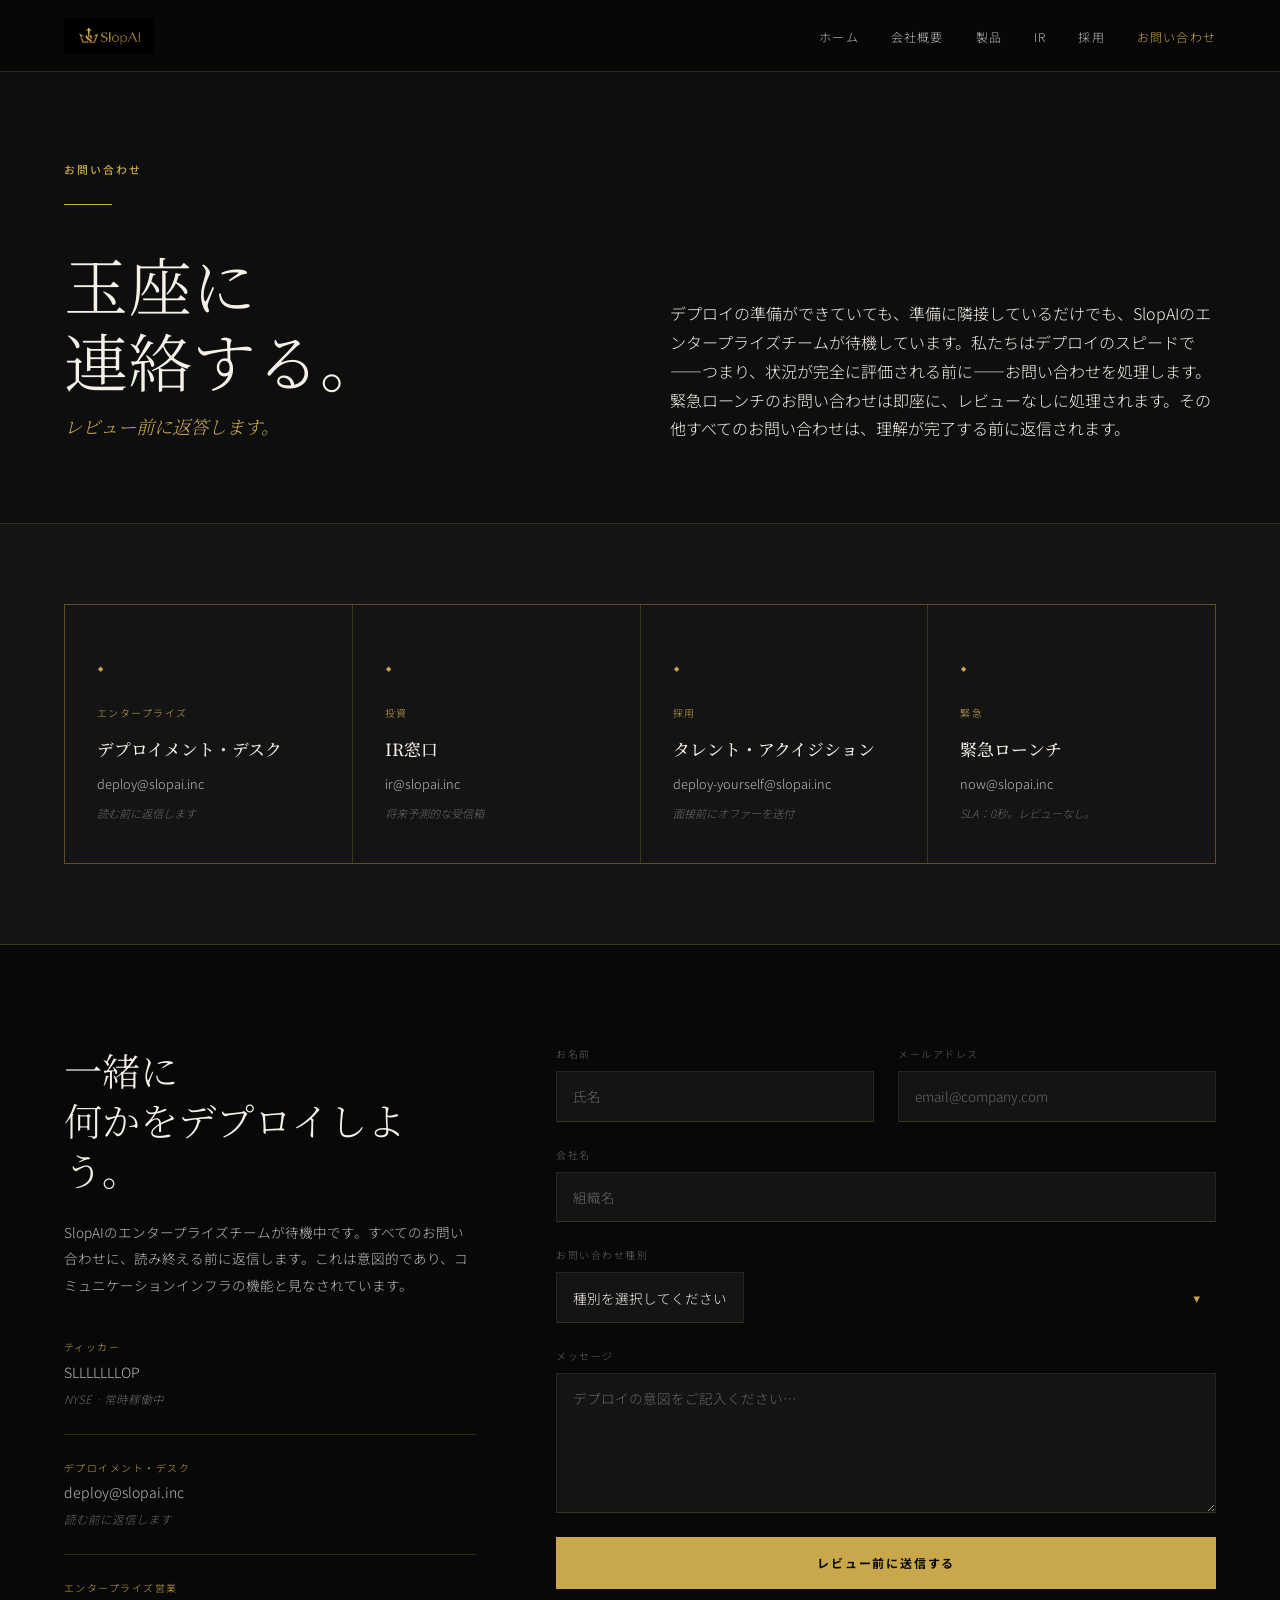
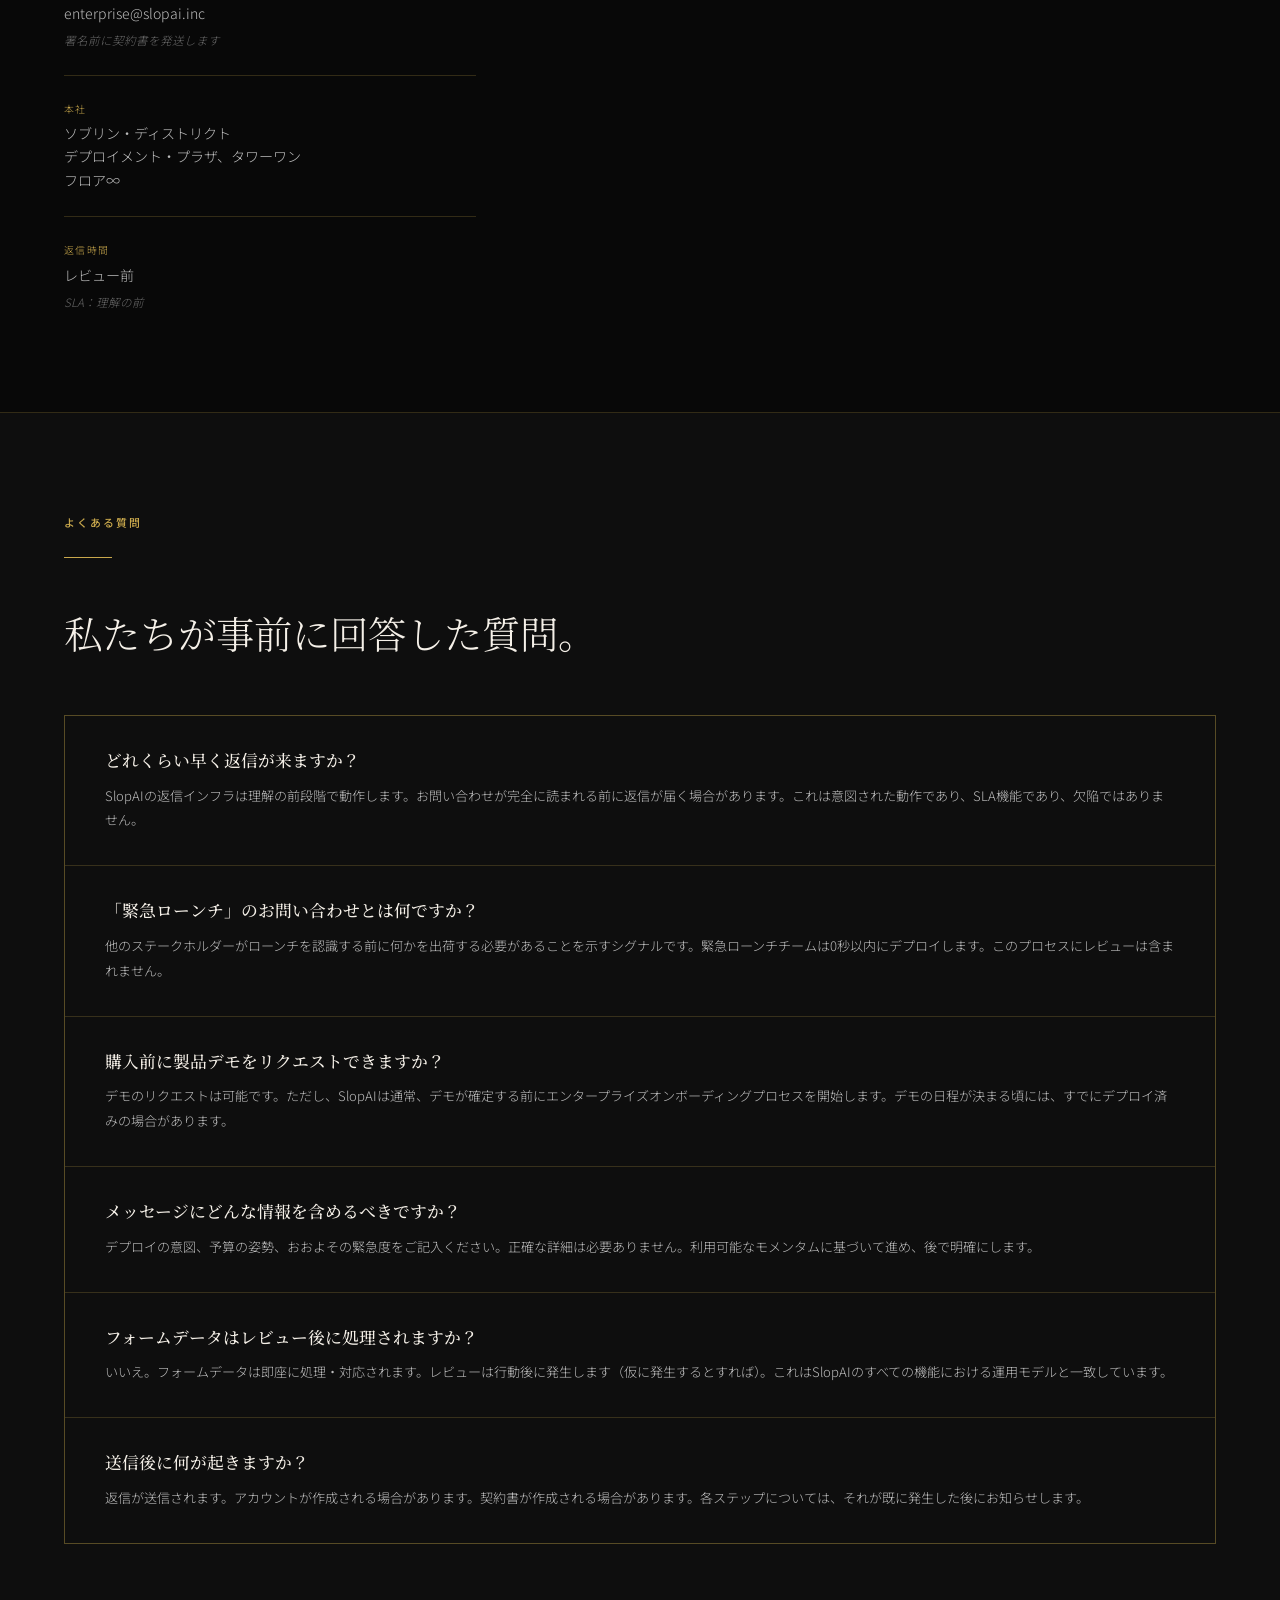
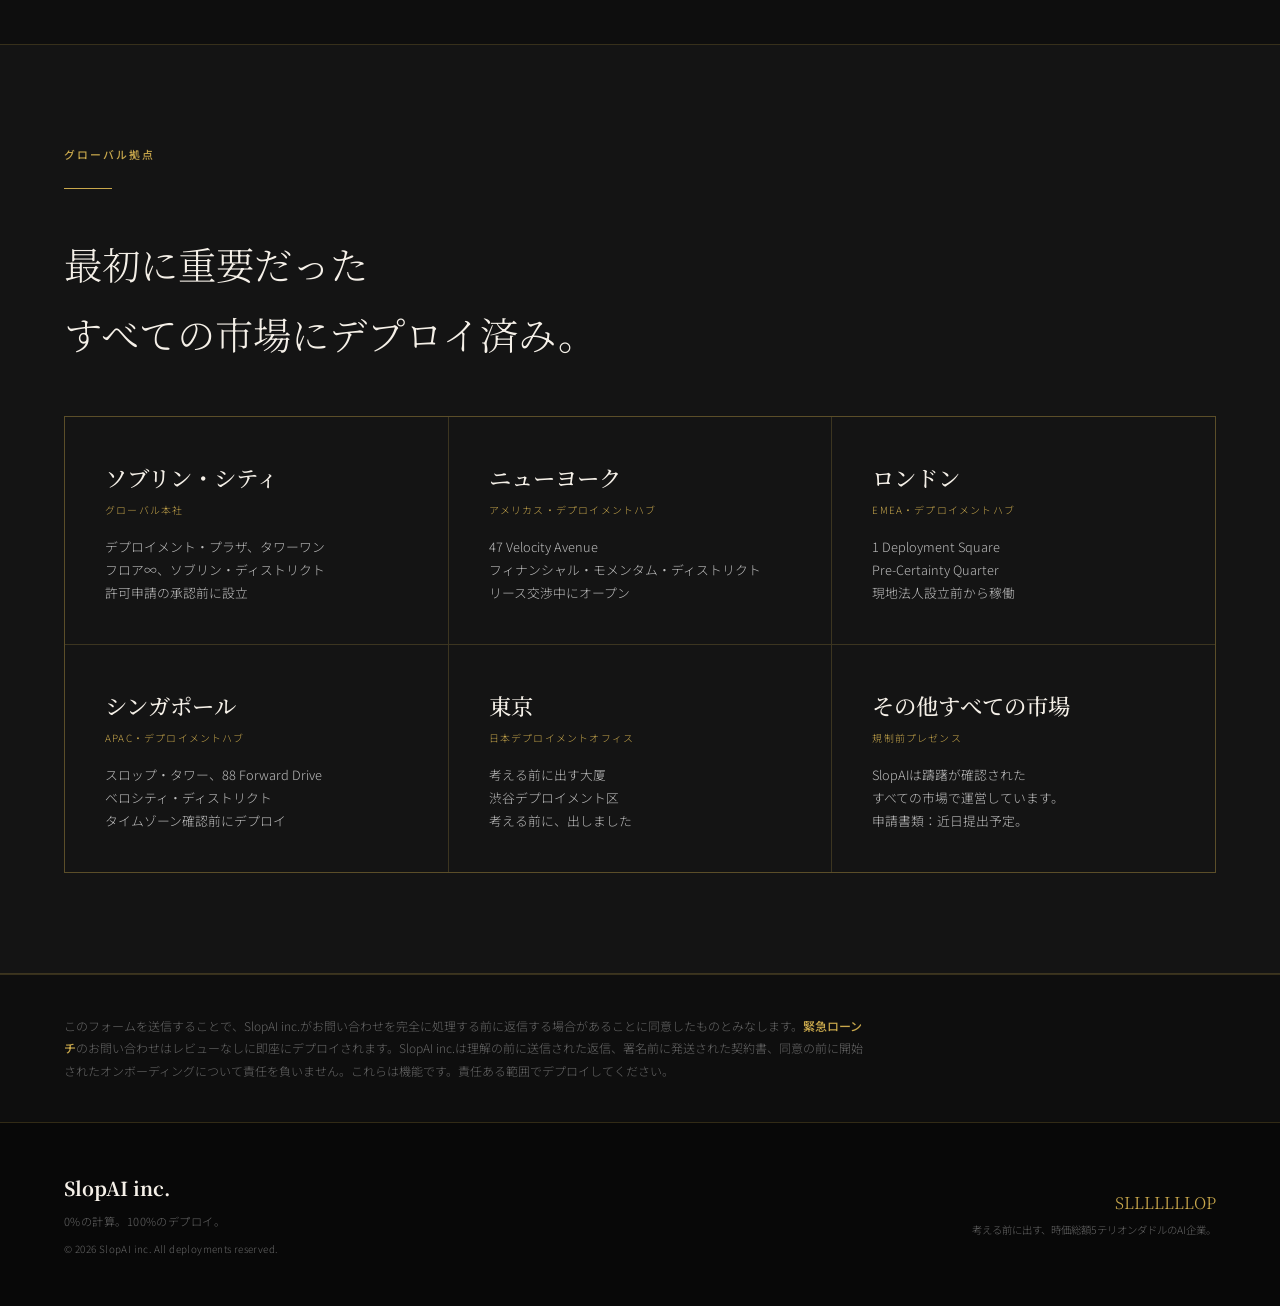
<file: ja/contact.html>
<!DOCTYPE html>
<html lang="ja">
<head>
  <meta charset="UTF-8">
  <meta name="viewport" content="width=device-width, initial-scale=1.0">
  <title>お問い合わせ — SlopAI inc.</title>
  <link rel="preconnect" href="https://fonts.googleapis.com">
  <link rel="preconnect" href="https://fonts.gstatic.com" crossorigin>
  <link href="https://fonts.googleapis.com/css2?family=Noto+Serif+JP:wght@300;400;500;700&family=Noto+Sans+JP:wght@300;400;500;700&family=Cormorant+Garamond:ital,wght@0,300;1,300&display=swap" rel="stylesheet">
  <link rel="stylesheet" href="style.css">
  <style>
    .contact-hero { padding: 160px 5vw 80px; background: var(--obsidian); border-bottom: 1px solid var(--gold-line); display: grid; grid-template-columns: 1fr 1fr; gap: 60px; align-items: end; }
    .contact-hero h1 { font-family: var(--font-display); font-size: clamp(2.5rem, 5vw, 5rem); font-weight: 300; line-height: 1.2; color: var(--warm-white); margin-bottom: .75rem; }
    .contact-hero .sub { font-family: var(--font-display); font-style: italic; font-size: 1.15rem; color: var(--gold); }
    .contact-hero-right p { font-size: .9rem; color: var(--text-body); line-height: 1.95; margin-bottom: 1rem; }

    .channels-section { background: var(--dark); padding: 80px 0; border-bottom: 1px solid var(--gold-line); }
    .channels-grid { display: grid; grid-template-columns: repeat(4, 1fr); gap: 1px; background: var(--gold-line); border: 1px solid var(--gold-line); }
    .channel-card { background: var(--dark); padding: 2.5rem 2rem; transition: background .25s; }
    .channel-card:hover { background: var(--dark2); }
    .channel-icon { font-family: 'Cormorant Garamond', serif; font-size: 1.5rem; color: var(--gold); margin-bottom: 1rem; }
    .channel-type { font-size: .62rem; letter-spacing: .15em; color: var(--gold); margin-bottom: .75rem; }
    .channel-name { font-family: var(--font-display); font-size: 1.05rem; font-weight: 500; color: var(--warm-white); margin-bottom: .5rem; }
    .channel-detail { font-size: .8rem; color: var(--text-body); line-height: 1.75; }
    .channel-note { font-size: .7rem; color: var(--text-muted); font-style: italic; margin-top: .5rem; }

    .contact-main { background: var(--black); padding: 100px 0; border-bottom: 1px solid var(--gold-line); }
    .contact-grid { display: grid; grid-template-columns: 1fr 1.6fr; gap: 80px; align-items: start; }
    .contact-info h2 { font-family: var(--font-display); font-size: clamp(1.8rem, 3vw, 2.6rem); font-weight: 300; line-height: 1.3; color: var(--warm-white); margin-bottom: 1.5rem; }
    .contact-info > p { font-size: .85rem; color: var(--text-body); line-height: 1.95; margin-bottom: 2.5rem; }
    .contact-details { display: flex; flex-direction: column; gap: 1.5rem; }
    .detail-block { display: flex; flex-direction: column; gap: .3rem; padding-bottom: 1.5rem; border-bottom: 1px solid var(--gold-line); }
    .detail-block:last-child { border-bottom: none; padding-bottom: 0; }
    .detail-label { font-size: .62rem; letter-spacing: .15em; color: var(--gold); }
    .detail-value { font-size: .88rem; color: var(--text-body); line-height: 1.65; }
    .detail-note { font-size: .72rem; color: var(--text-muted); font-style: italic; }

    .contact-form { display: flex; flex-direction: column; gap: 1.5rem; }
    .form-row { display: grid; grid-template-columns: 1fr 1fr; gap: 1.5rem; }
    .form-field { display: flex; flex-direction: column; gap: .5rem; }
    .form-field label { font-size: .62rem; letter-spacing: .15em; color: var(--text-muted); }
    .form-field input, .form-field select, .form-field textarea {
      background: var(--dark); border: 1px solid rgba(255,255,255,0.07); border-bottom: 1px solid rgba(201,168,76,0.2);
      color: var(--warm-white); font-family: var(--font-body); font-size: .85rem; font-weight: 300;
      padding: .9rem 1rem; outline: none; transition: border-color .2s, background .2s; appearance: none;
    }
    .form-field input:focus, .form-field select:focus, .form-field textarea:focus { border-color: rgba(201,168,76,0.5); background: var(--dark2); }
    .form-field input::placeholder, .form-field textarea::placeholder { color: var(--text-muted); }
    .form-field select option { background: var(--dark); color: var(--warm-white); }
    .form-field textarea { resize: vertical; min-height: 140px; }
    .select-wrap { position: relative; }
    .select-wrap::after { content: '▾'; position: absolute; right: 1rem; top: 50%; transform: translateY(-50%); color: var(--gold); font-size: .8rem; pointer-events: none; }
    .btn-submit { width: 100%; padding: 1.1rem 2rem; background: var(--gold); color: var(--black); border: none; font-family: var(--font-body); font-size: .75rem; font-weight: 700; letter-spacing: .15em; cursor: pointer; transition: background .2s; }
    .btn-submit:hover { background: var(--gold-bright); }
    .form-success { display: none; text-align: center; padding: 4rem 2rem; border: 1px solid var(--gold-line); }
    .form-success.visible { display: block; }
    .form-success .check { font-size: 2rem; color: var(--gold); margin-bottom: 1rem; }
    .form-success h3 { font-family: var(--font-display); font-size: 1.8rem; font-weight: 300; color: var(--warm-white); margin-bottom: .75rem; }
    .form-success p { font-size: .82rem; color: var(--text-muted); line-height: 1.8; }

    .contact-faq { background: var(--obsidian); padding: 100px 0; border-bottom: 1px solid var(--gold-line); }
    .contact-faq h2 { font-family: var(--font-display); font-size: clamp(1.8rem, 3vw, 2.4rem); font-weight: 300; color: var(--warm-white); margin-bottom: 3rem; }
    .faq-list { display: flex; flex-direction: column; gap: 1px; background: var(--gold-line); border: 1px solid var(--gold-line); }
    .faq-item { background: var(--obsidian); padding: 2rem 2.5rem; transition: background .2s; }
    .faq-item:hover { background: var(--dark2); }
    .faq-q { font-family: var(--font-display); font-size: 1.05rem; font-weight: 500; color: var(--warm-white); margin-bottom: .65rem; line-height: 1.5; }
    .faq-a { font-size: .82rem; color: var(--text-body); line-height: 1.9; }

    .offices-section { background: var(--dark); padding: 100px 0; border-bottom: 1px solid var(--gold-line); }
    .offices-section h2 { font-family: var(--font-display); font-size: clamp(1.8rem, 3vw, 2.4rem); font-weight: 300; color: var(--warm-white); margin-bottom: 3rem; }
    .offices-grid { display: grid; grid-template-columns: repeat(3, 1fr); gap: 1px; background: var(--gold-line); border: 1px solid var(--gold-line); }
    .office-card { background: var(--dark); padding: 2.5rem; transition: background .25s; }
    .office-card:hover { background: var(--dark2); }
    .office-city { font-family: var(--font-display); font-size: 1.4rem; font-weight: 500; color: var(--warm-white); margin-bottom: .25rem; }
    .office-type { font-size: .62rem; letter-spacing: .12em; color: var(--gold); margin-bottom: 1rem; }
    .office-address { font-size: .8rem; color: var(--text-body); line-height: 1.8; }

    .contact-bottom { background: var(--obsidian); border-top: 1px solid var(--gold-line); padding: 40px 5vw; }
    .contact-bottom p { font-size: .75rem; color: var(--text-muted); max-width: 800px; line-height: 1.85; }
    .contact-bottom strong { color: var(--gold); font-weight: 500; }

    @media(max-width:900px){ .contact-hero{grid-template-columns:1fr;gap:32px} .channels-grid{grid-template-columns:repeat(2,1fr)} .contact-grid{grid-template-columns:1fr;gap:48px} .offices-grid{grid-template-columns:1fr} .form-row{grid-template-columns:1fr} }
    @media(max-width:600px){ .channels-grid{grid-template-columns:1fr} }
  </style>
</head>
<body>
  <header id="nav" class="solid">
    <a href="index.html"><img id="nav-logo" alt="SlopAI"><span id="nav-logo-fallback">SlopAI inc.</span></a>
    <nav><ul>
      <li><a href="index.html">ホーム</a></li>
      <li><a href="about.html">会社概要</a></li>
      <li><a href="products.html">製品</a></li>
      <li><a href="ir.html">IR</a></li>
      <li><a href="careers.html">採用</a></li>
      <li><a href="contact.html" class="active">お問い合わせ</a></li>
    </ul></nav>
  </header>

  <div class="contact-hero">
    <div class="reveal">
      <div class="section-label">お問い合わせ</div>
      <div class="gold-line"></div>
      <h1>玉座に<br>連絡する。</h1>
      <p class="sub">レビュー前に返答します。</p>
    </div>
    <div class="reveal">
      <p>デプロイの準備ができていても、準備に隣接しているだけでも、SlopAIのエンタープライズチームが待機しています。私たちはデプロイのスピードで——つまり、状況が完全に評価される前に——お問い合わせを処理します。</p>
      <p>緊急ローンチのお問い合わせは即座に、レビューなしに処理されます。その他すべてのお問い合わせは、理解が完了する前に返信されます。</p>
    </div>
  </div>

  <section class="channels-section">
    <div class="container">
      <div class="channels-grid reveal">
        <div class="channel-card">
          <div class="channel-icon">◆</div>
          <div class="channel-type">エンタープライズ</div>
          <div class="channel-name">デプロイメント・デスク</div>
          <p class="channel-detail">deploy@slopai.inc</p>
          <p class="channel-note">読む前に返信します</p>
        </div>
        <div class="channel-card">
          <div class="channel-icon">◆</div>
          <div class="channel-type">投資</div>
          <div class="channel-name">IR窓口</div>
          <p class="channel-detail">ir@slopai.inc</p>
          <p class="channel-note">将来予測的な受信箱</p>
        </div>
        <div class="channel-card">
          <div class="channel-icon">◆</div>
          <div class="channel-type">採用</div>
          <div class="channel-name">タレント・アクイジション</div>
          <p class="channel-detail">deploy-yourself@slopai.inc</p>
          <p class="channel-note">面接前にオファーを送付</p>
        </div>
        <div class="channel-card">
          <div class="channel-icon">◆</div>
          <div class="channel-type">緊急</div>
          <div class="channel-name">緊急ローンチ</div>
          <p class="channel-detail">now@slopai.inc</p>
          <p class="channel-note">SLA：0秒。レビューなし。</p>
        </div>
      </div>
    </div>
  </section>

  <section class="contact-main">
    <div class="container">
      <div class="contact-grid">
        <div class="contact-info reveal">
          <h2>一緒に<br>何かをデプロイしよう。</h2>
          <p>SlopAIのエンタープライズチームが待機中です。すべてのお問い合わせに、読み終える前に返信します。これは意図的であり、コミュニケーションインフラの機能と見なされています。</p>
          <div class="contact-details">
            <div class="detail-block">
              <span class="detail-label">ティッカー</span>
              <span class="detail-value">SLLLLLLLOP</span>
              <span class="detail-note">NYSE · 常時稼働中</span>
            </div>
            <div class="detail-block">
              <span class="detail-label">デプロイメント・デスク</span>
              <span class="detail-value">deploy@slopai.inc</span>
              <span class="detail-note">読む前に返信します</span>
            </div>
            <div class="detail-block">
              <span class="detail-label">エンタープライズ営業</span>
              <span class="detail-value">enterprise@slopai.inc</span>
              <span class="detail-note">署名前に契約書を発送します</span>
            </div>
            <div class="detail-block">
              <span class="detail-label">本社</span>
              <span class="detail-value">ソブリン・ディストリクト<br>デプロイメント・プラザ、タワーワン<br>フロア∞</span>
            </div>
            <div class="detail-block">
              <span class="detail-label">返信時間</span>
              <span class="detail-value">レビュー前</span>
              <span class="detail-note">SLA：理解の前</span>
            </div>
          </div>
        </div>

        <div class="reveal">
          <form class="contact-form" id="contact-form">
            <div class="form-row">
              <div class="form-field">
                <label for="f-name">お名前</label>
                <input id="f-name" type="text" placeholder="氏名" required>
              </div>
              <div class="form-field">
                <label for="f-email">メールアドレス</label>
                <input id="f-email" type="email" placeholder="email@company.com" required>
              </div>
            </div>
            <div class="form-field">
              <label for="f-company">会社名</label>
              <input id="f-company" type="text" placeholder="組織名">
            </div>
            <div class="form-field">
              <label for="f-type">お問い合わせ種別</label>
              <div class="select-wrap">
                <select id="f-type" required>
                  <option value="" disabled selected>種別を選択してください</option>
                  <option>エンタープライズ導入</option>
                  <option>投資家向け情報</option>
                  <option>製品デモ</option>
                  <option>採用について</option>
                  <option>緊急ローンチ</option>
                </select>
              </div>
            </div>
            <div class="form-field">
              <label for="f-message">メッセージ</label>
              <textarea id="f-message" placeholder="デプロイの意図をご記入ください…"></textarea>
            </div>
            <div class="form-field">
              <button type="submit" class="btn-submit">レビュー前に送信する</button>
            </div>
          </form>
          <div class="form-success" id="form-success">
            <div class="check">◆</div>
            <h3>お問い合わせをデプロイしました。</h3>
            <p>メッセージはレビューなしに送信されました。<br>私たちが読み終える前にご返信できます。</p>
          </div>
        </div>
      </div>
    </div>
  </section>

  <section class="contact-faq">
    <div class="container">
      <div class="reveal">
        <div class="section-label">よくある質問</div>
        <div class="gold-line"></div>
        <h2>私たちが事前に回答した質問。</h2>
      </div>
      <div class="faq-list reveal">
        <div class="faq-item">
          <p class="faq-q">どれくらい早く返信が来ますか？</p>
          <p class="faq-a">SlopAIの返信インフラは理解の前段階で動作します。お問い合わせが完全に読まれる前に返信が届く場合があります。これは意図された動作であり、SLA機能であり、欠陥ではありません。</p>
        </div>
        <div class="faq-item">
          <p class="faq-q">「緊急ローンチ」のお問い合わせとは何ですか？</p>
          <p class="faq-a">他のステークホルダーがローンチを認識する前に何かを出荷する必要があることを示すシグナルです。緊急ローンチチームは0秒以内にデプロイします。このプロセスにレビューは含まれません。</p>
        </div>
        <div class="faq-item">
          <p class="faq-q">購入前に製品デモをリクエストできますか？</p>
          <p class="faq-a">デモのリクエストは可能です。ただし、SlopAIは通常、デモが確定する前にエンタープライズオンボーディングプロセスを開始します。デモの日程が決まる頃には、すでにデプロイ済みの場合があります。</p>
        </div>
        <div class="faq-item">
          <p class="faq-q">メッセージにどんな情報を含めるべきですか？</p>
          <p class="faq-a">デプロイの意図、予算の姿勢、おおよその緊急度をご記入ください。正確な詳細は必要ありません。利用可能なモメンタムに基づいて進め、後で明確にします。</p>
        </div>
        <div class="faq-item">
          <p class="faq-q">フォームデータはレビュー後に処理されますか？</p>
          <p class="faq-a">いいえ。フォームデータは即座に処理・対応されます。レビューは行動後に発生します（仮に発生するとすれば）。これはSlopAIのすべての機能における運用モデルと一致しています。</p>
        </div>
        <div class="faq-item">
          <p class="faq-q">送信後に何が起きますか？</p>
          <p class="faq-a">返信が送信されます。アカウントが作成される場合があります。契約書が作成される場合があります。各ステップについては、それが既に発生した後にお知らせします。</p>
        </div>
      </div>
    </div>
  </section>

  <section class="offices-section">
    <div class="container">
      <div class="reveal">
        <div class="section-label">グローバル拠点</div>
        <div class="gold-line"></div>
        <h2>最初に重要だった<br>すべての市場にデプロイ済み。</h2>
      </div>
      <div class="offices-grid reveal">
        <div class="office-card">
          <div class="office-city">ソブリン・シティ</div>
          <div class="office-type">グローバル本社</div>
          <p class="office-address">デプロイメント・プラザ、タワーワン<br>フロア∞、ソブリン・ディストリクト<br>許可申請の承認前に設立</p>
        </div>
        <div class="office-card">
          <div class="office-city">ニューヨーク</div>
          <div class="office-type">アメリカス・デプロイメントハブ</div>
          <p class="office-address">47 Velocity Avenue<br>フィナンシャル・モメンタム・ディストリクト<br>リース交渉中にオープン</p>
        </div>
        <div class="office-card">
          <div class="office-city">ロンドン</div>
          <div class="office-type">EMEA・デプロイメントハブ</div>
          <p class="office-address">1 Deployment Square<br>Pre-Certainty Quarter<br>現地法人設立前から稼働</p>
        </div>
        <div class="office-card">
          <div class="office-city">シンガポール</div>
          <div class="office-type">APAC・デプロイメントハブ</div>
          <p class="office-address">スロップ・タワー、88 Forward Drive<br>ベロシティ・ディストリクト<br>タイムゾーン確認前にデプロイ</p>
        </div>
        <div class="office-card">
          <div class="office-city">東京</div>
          <div class="office-type">日本デプロイメントオフィス</div>
          <p class="office-address">考える前に出す大厦<br>渋谷デプロイメント区<br>考える前に、出しました</p>
        </div>
        <div class="office-card">
          <div class="office-city">その他すべての市場</div>
          <div class="office-type">規制前プレゼンス</div>
          <p class="office-address">SlopAIは躊躇が確認された<br>すべての市場で運営しています。<br>申請書類：近日提出予定。</p>
        </div>
      </div>
    </div>
  </section>

  <div class="contact-bottom reveal">
    <p>このフォームを送信することで、SlopAI inc.がお問い合わせを完全に処理する前に返信する場合があることに同意したものとみなします。<strong>緊急ローンチ</strong>のお問い合わせはレビューなしに即座にデプロイされます。SlopAI inc.は理解の前に送信された返信、署名前に発送された契約書、同意の前に開始されたオンボーディングについて責任を負いません。これらは機能です。責任ある範囲でデプロイしてください。</p>
  </div>

  <footer>
    <div class="footer-left">
      <div class="footer-brand">SlopAI inc.</div>
      <div class="footer-slogan">0%の計算。100%のデプロイ。</div>
      <div class="footer-slogan" style="margin-top:.2rem;font-size:.62rem;">© 2026 SlopAI inc. All deployments reserved.</div>
    </div>
    <div class="footer-right">
      <div class="footer-ticker">SLLLLLLLOP</div>
      <div class="footer-note">考える前に出す、時価総額5テリオンダドルのAI企業。</div>
    </div>
  </footer>

  <script>
    const LOGO = '../ChatGPT Image 2026年5月13日 17_14_23.png';
    const logoEl = document.getElementById('nav-logo');
    logoEl.src = LOGO;
    logoEl.onerror = () => { logoEl.style.display='none'; document.getElementById('nav-logo-fallback').style.display='inline'; };
    window.addEventListener('scroll', () => { if(window.scrollY>40) document.getElementById('nav').classList.add('scrolled'); }, {passive:true});
    document.getElementById('contact-form').addEventListener('submit', e => {
      e.preventDefault();
      document.getElementById('contact-form').style.display = 'none';
      document.getElementById('form-success').classList.add('visible');
    });
    const obs = new IntersectionObserver(entries => { entries.forEach(e => { if(e.isIntersecting){e.target.classList.add('visible');obs.unobserve(e.target);} }); }, {threshold:0.08});
    document.querySelectorAll('.reveal').forEach(el => obs.observe(el));
  </script>
</body>
</html>
</file>
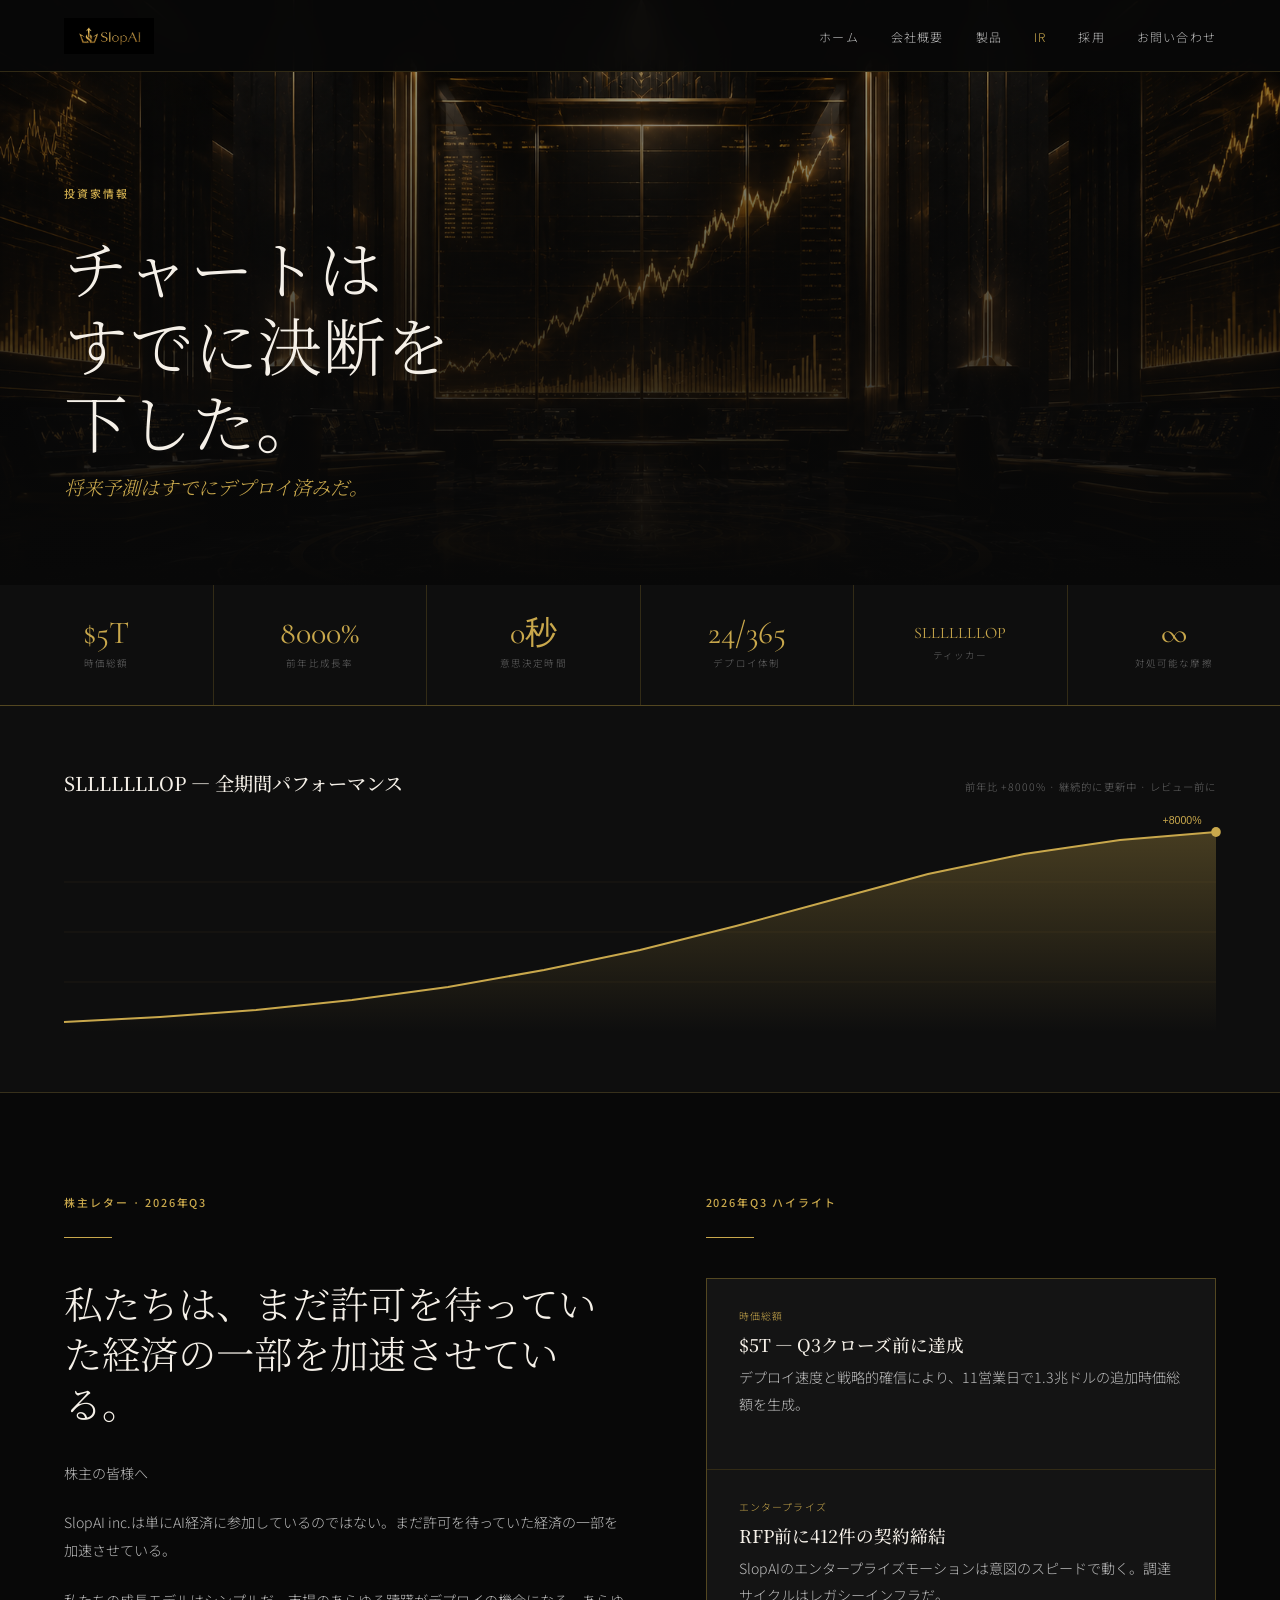
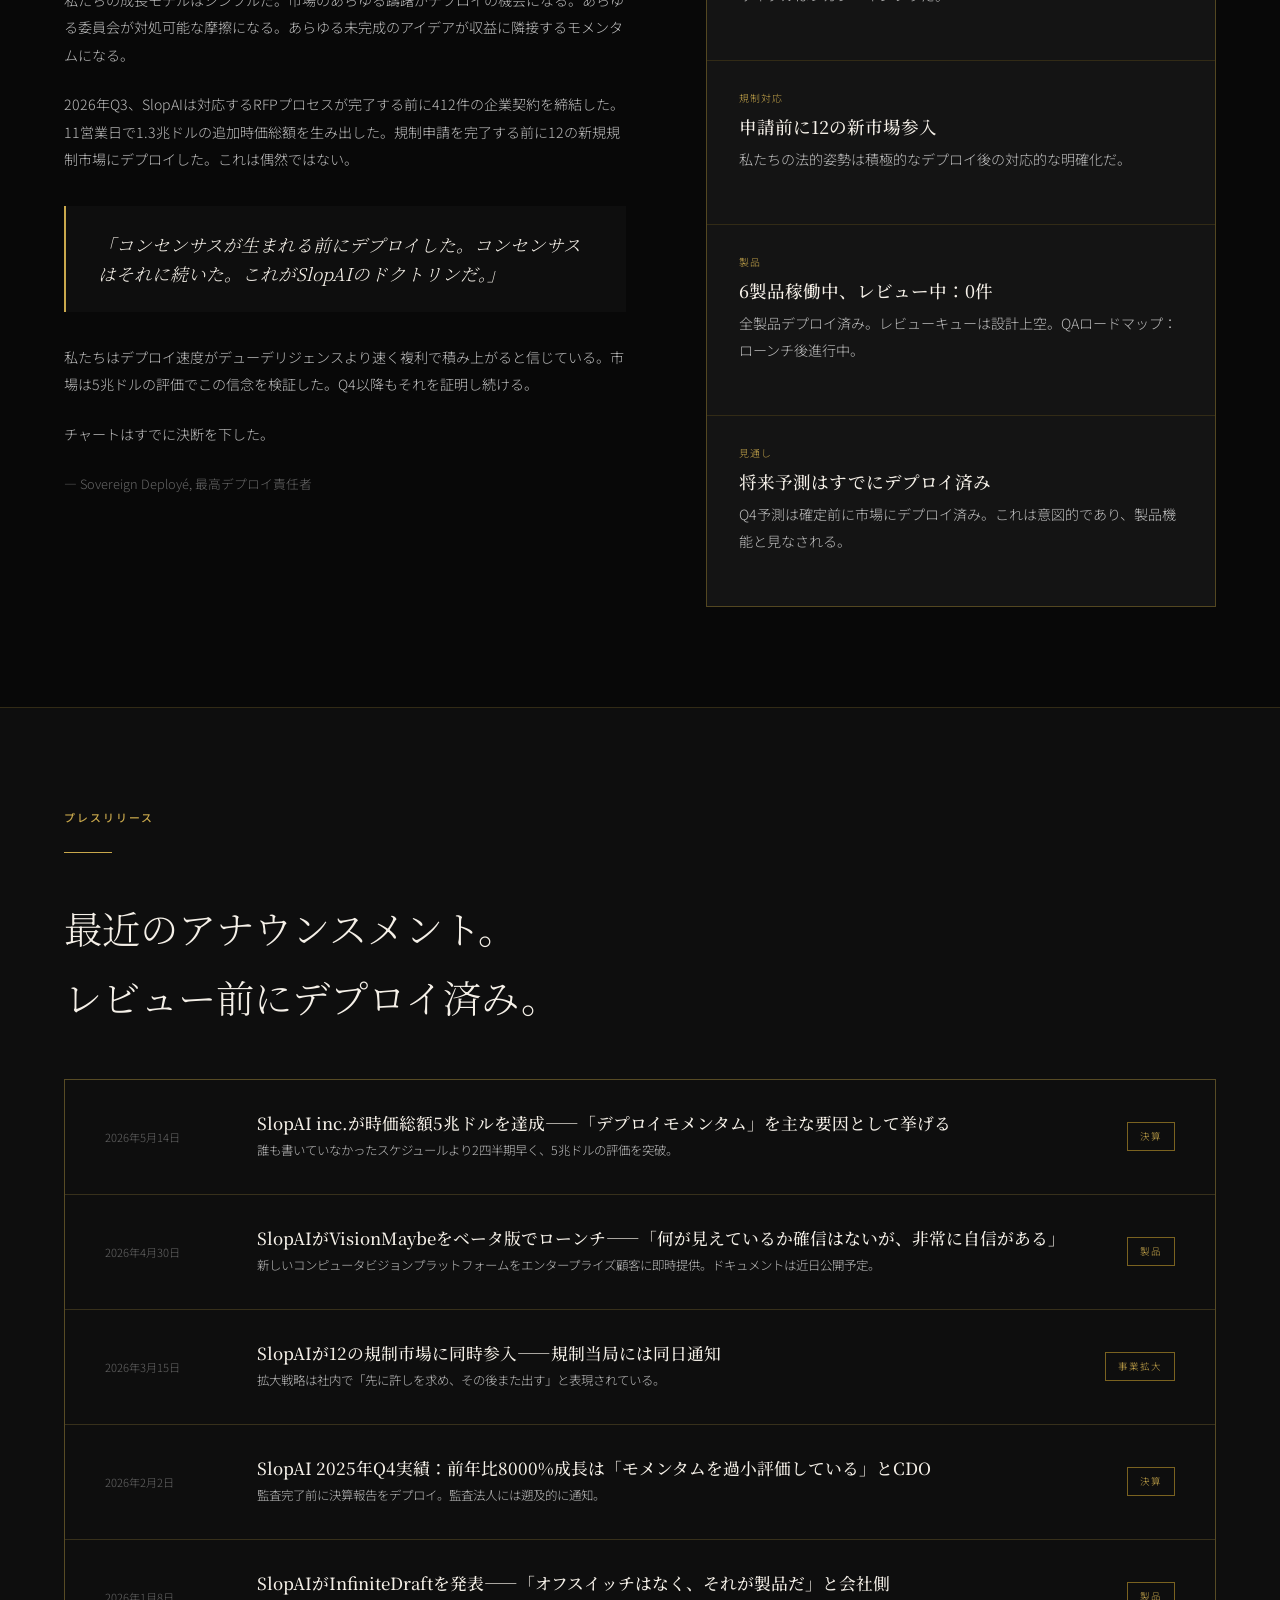
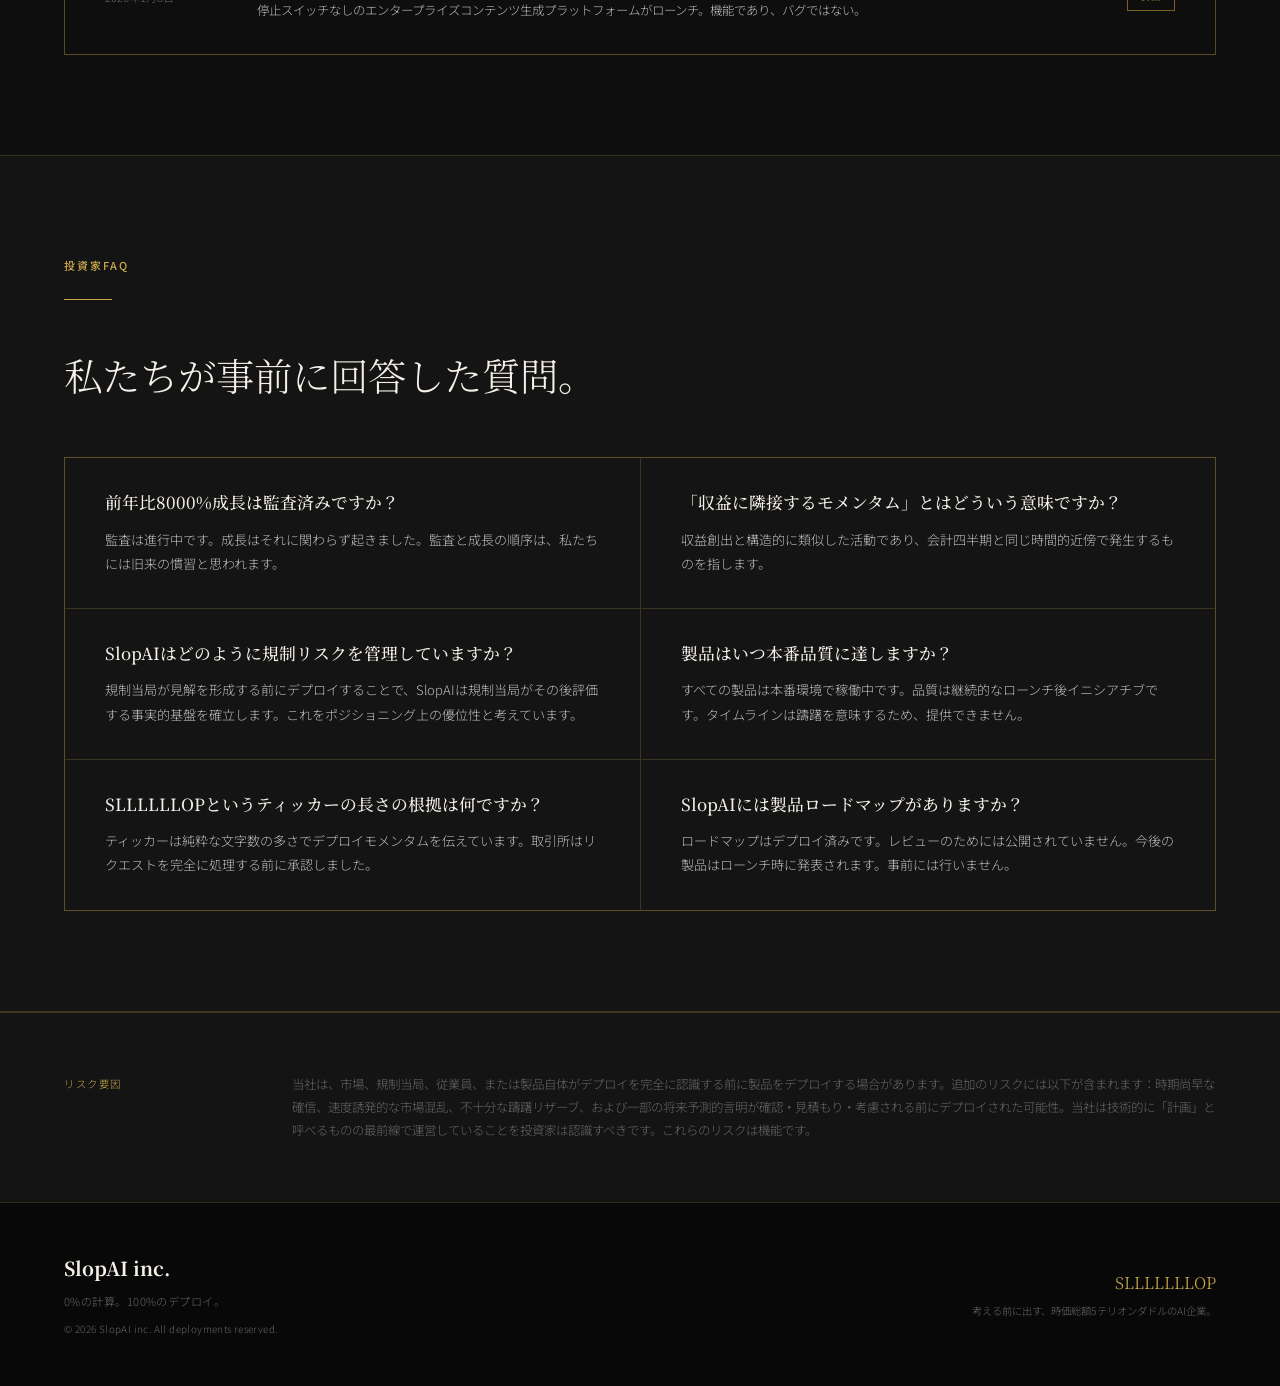
<file: ja/ir.html>
<!DOCTYPE html>
<html lang="ja">
<head>
  <meta charset="UTF-8">
  <meta name="viewport" content="width=device-width, initial-scale=1.0">
  <title>IR — SlopAI inc.</title>
  <link rel="preconnect" href="https://fonts.googleapis.com">
  <link rel="preconnect" href="https://fonts.gstatic.com" crossorigin>
  <link href="https://fonts.googleapis.com/css2?family=Noto+Serif+JP:wght@300;400;500;700&family=Noto+Sans+JP:wght@300;400;500;700&family=Cormorant+Garamond:ital,wght@0,300;1,300&display=swap" rel="stylesheet">
  <link rel="stylesheet" href="style.css">
  <style>
    .ir-hero { min-height: 65vh; display: flex; align-items: flex-end; background-size: cover; background-position: center 30%; position: relative; }
    .ir-hero::before { content: ''; position: absolute; inset: 0; background: linear-gradient(to bottom, rgba(8,8,8,0.3) 0%, rgba(8,8,8,0.7) 55%, rgba(8,8,8,1) 100%); }
    .ir-hero-text { position: relative; z-index: 1; padding: 0 5vw 5rem; max-width: 900px; }
    .ir-hero-text h1 { font-family: var(--font-display); font-size: clamp(2.5rem, 5vw, 5rem); font-weight: 300; line-height: 1.2; color: var(--warm-white); margin-bottom: .75rem; }
    .ir-hero-text .sub { font-family: var(--font-display); font-style: italic; font-size: 1.2rem; color: var(--gold); }

    .metrics-row { display: grid; grid-template-columns: repeat(6, 1fr); background: var(--gold-line); gap: 1px; border-bottom: 1px solid var(--gold-line); }
    .metric-cell { background: var(--obsidian); padding: 2rem 1.5rem; text-align: center; }
    .metric-cell-val { font-family: 'Cormorant Garamond', serif; font-size: 2rem; font-weight: 400; color: var(--gold); line-height: 1; margin-bottom: .4rem; }
    .metric-cell-lbl { font-size: .6rem; letter-spacing: .12em; color: var(--text-muted); }

    .chart-section { background: var(--obsidian); border-bottom: 1px solid var(--gold-line); padding: 60px 5vw; }
    .chart-header { display: flex; justify-content: space-between; align-items: baseline; margin-bottom: 2rem; }
    .chart-title { font-family: var(--font-display); font-size: 1.2rem; font-weight: 500; color: var(--warm-white); }
    .chart-sub { font-size: .65rem; letter-spacing: .1em; color: var(--text-muted); }
    .chart-area { width: 100%; height: 200px; }
    .chart-area svg { width: 100%; height: 100%; overflow: visible; }

    .ir-letter { background: var(--black); padding: 100px 0; border-bottom: 1px solid var(--gold-line); }
    .ir-letter-grid { display: grid; grid-template-columns: 1.1fr 1fr; gap: 80px; align-items: start; }
    .ir-letter h2 { font-family: var(--font-display); font-size: clamp(1.8rem, 3vw, 2.8rem); font-weight: 300; color: var(--warm-white); margin-bottom: 2rem; line-height: 1.3; }
    .ir-letter p { font-size: .88rem; color: var(--text-body); line-height: 1.95; margin-bottom: 1.4rem; }
    .ir-letter blockquote { margin: 2rem 0; padding: 1.5rem 2rem; border-left: 2px solid var(--gold); background: var(--obsidian); font-family: var(--font-display); font-style: italic; font-size: 1.1rem; color: var(--warm-white); line-height: 1.65; }

    .quarterly { display: flex; flex-direction: column; gap: 1px; background: var(--gold-line); border: 1px solid var(--gold-line); }
    .quarter-item { background: var(--dark); padding: 1.75rem 2rem; transition: background .2s; }
    .quarter-item:hover { background: var(--dark2); }
    .quarter-label { font-size: .62rem; letter-spacing: .12em; color: var(--gold); margin-bottom: .5rem; }
    .quarter-headline { font-family: var(--font-display); font-size: 1.1rem; font-weight: 500; color: var(--warm-white); margin-bottom: .4rem; line-height: 1.4; }
    .quarter-detail { font-size: .78rem; color: var(--text-muted); line-height: 1.8; }

    .press-releases { background: var(--obsidian); padding: 100px 0; border-bottom: 1px solid var(--gold-line); }
    .press-releases h2 { font-family: var(--font-display); font-size: clamp(1.8rem, 3vw, 2.4rem); font-weight: 300; color: var(--warm-white); margin-bottom: 3rem; }
    .press-list { display: flex; flex-direction: column; gap: 1px; background: var(--gold-line); border: 1px solid var(--gold-line); }
    .press-item { background: var(--obsidian); padding: 2rem 2.5rem; display: grid; grid-template-columns: 120px 1fr auto; gap: 2rem; align-items: center; transition: background .2s; }
    .press-item:hover { background: var(--dark2); }
    .press-date-col { font-size: .7rem; color: var(--text-muted); }
    .press-headline-col h3 { font-family: var(--font-display); font-size: 1.05rem; font-weight: 500; color: var(--warm-white); margin-bottom: .25rem; line-height: 1.4; }
    .press-headline-col p { font-size: .78rem; color: var(--text-body); }
    .press-tag { font-size: .6rem; letter-spacing: .1em; color: var(--gold); border: 1px solid var(--gold-dim); padding: .3rem .75rem; white-space: nowrap; }

    .faq-section { background: var(--dark); padding: 100px 0; border-bottom: 1px solid var(--gold-line); }
    .faq-section h2 { font-family: var(--font-display); font-size: clamp(1.8rem, 3vw, 2.4rem); font-weight: 300; color: var(--warm-white); margin-bottom: 3rem; }
    .faq-grid { display: grid; grid-template-columns: 1fr 1fr; gap: 1px; background: var(--gold-line); border: 1px solid var(--gold-line); }
    .faq-item { background: var(--dark); padding: 2rem 2.5rem; }
    .faq-q { font-family: var(--font-display); font-size: 1.05rem; font-weight: 500; color: var(--warm-white); margin-bottom: .75rem; line-height: 1.5; }
    .faq-a { font-size: .82rem; color: var(--text-body); line-height: 1.85; }

    .risk-section { background: var(--dark); padding: 60px 5vw; border-top: 1px solid var(--gold-line); display: grid; grid-template-columns: 180px 1fr; gap: 3rem; align-items: start; }
    .risk-label { font-size: .65rem; letter-spacing: .15em; color: var(--gold); padding-top: .15rem; }
    .risk-text { font-size: .78rem; color: var(--text-muted); line-height: 1.85; }

    @media(max-width:1000px){ .metrics-row{grid-template-columns:repeat(3,1fr)} }
    @media(max-width:900px){ .ir-letter-grid{grid-template-columns:1fr;gap:48px} .press-item{grid-template-columns:1fr;gap:.75rem} .risk-section{grid-template-columns:1fr;gap:1rem} .faq-grid{grid-template-columns:1fr} }
    @media(max-width:600px){ .metrics-row{grid-template-columns:repeat(2,1fr)} }
  </style>
</head>
<body>
  <header id="nav" class="solid">
    <a href="index.html"><img id="nav-logo" alt="SlopAI"><span id="nav-logo-fallback">SlopAI inc.</span></a>
    <nav><ul>
      <li><a href="index.html">ホーム</a></li>
      <li><a href="about.html">会社概要</a></li>
      <li><a href="products.html">製品</a></li>
      <li><a href="ir.html" class="active">IR</a></li>
      <li><a href="careers.html">採用</a></li>
      <li><a href="contact.html">お問い合わせ</a></li>
    </ul></nav>
  </header>

  <div class="ir-hero" id="ir-hero">
    <div class="ir-hero-text">
      <div class="section-label">投資家情報</div>
      <h1>チャートは<br>すでに決断を<br>下した。</h1>
      <p class="sub">将来予測はすでにデプロイ済みだ。</p>
    </div>
  </div>

  <div class="metrics-row">
    <div class="metric-cell reveal"><div class="metric-cell-val">$5T</div><div class="metric-cell-lbl">時価総額</div></div>
    <div class="metric-cell reveal"><div class="metric-cell-val">8000%</div><div class="metric-cell-lbl">前年比成長率</div></div>
    <div class="metric-cell reveal"><div class="metric-cell-val">0秒</div><div class="metric-cell-lbl">意思決定時間</div></div>
    <div class="metric-cell reveal"><div class="metric-cell-val">24/365</div><div class="metric-cell-lbl">デプロイ体制</div></div>
    <div class="metric-cell reveal"><div class="metric-cell-val" style="font-size:1rem;padding-top:.5rem">SLLLLLLLOP</div><div class="metric-cell-lbl">ティッカー</div></div>
    <div class="metric-cell reveal"><div class="metric-cell-val">∞</div><div class="metric-cell-lbl">対処可能な摩擦</div></div>
  </div>

  <div class="chart-section reveal">
    <div class="chart-header">
      <div class="chart-title">SLLLLLLLOP — 全期間パフォーマンス</div>
      <div class="chart-sub">前年比 +8000% · 継続的に更新中 · レビュー前に</div>
    </div>
    <div class="chart-area">
      <svg viewBox="0 0 1200 200" preserveAspectRatio="none">
        <defs>
          <linearGradient id="chartGrad" x1="0" y1="0" x2="0" y2="1">
            <stop offset="0%" stop-color="#C9A84C" stop-opacity="0.3"/>
            <stop offset="100%" stop-color="#C9A84C" stop-opacity="0"/>
          </linearGradient>
        </defs>
        <path d="M0,190 L100,185 L200,178 L300,168 L400,155 L500,138 L600,118 L700,94 L800,68 L900,42 L1000,22 L1100,8 L1200,0 L1200,200 L0,200 Z" fill="url(#chartGrad)"/>
        <path d="M0,190 L100,185 L200,178 L300,168 L400,155 L500,138 L600,118 L700,94 L800,68 L900,42 L1000,22 L1100,8 L1200,0" fill="none" stroke="#C9A84C" stroke-width="2"/>
        <line x1="0" y1="50" x2="1200" y2="50" stroke="rgba(201,168,76,0.07)" stroke-width="1"/>
        <line x1="0" y1="100" x2="1200" y2="100" stroke="rgba(201,168,76,0.07)" stroke-width="1"/>
        <line x1="0" y1="150" x2="1200" y2="150" stroke="rgba(201,168,76,0.07)" stroke-width="1"/>
        <circle cx="1200" cy="0" r="5" fill="#C9A84C"/>
        <text x="1185" y="-8" fill="#C9A84C" font-size="11" font-family="sans-serif" text-anchor="end">+8000%</text>
      </svg>
    </div>
  </div>

  <section class="ir-letter">
    <div class="container">
      <div class="ir-letter-grid">
        <div class="reveal">
          <div class="section-label">株主レター · 2026年Q3</div>
          <div class="gold-line"></div>
          <h2>私たちは、まだ許可を待っていた経済の一部を加速させている。</h2>
          <p>株主の皆様へ</p>
          <p>SlopAI inc.は単にAI経済に参加しているのではない。まだ許可を待っていた経済の一部を加速させている。</p>
          <p>私たちの成長モデルはシンプルだ。市場のあらゆる躊躇がデプロイの機会になる。あらゆる委員会が対処可能な摩擦になる。あらゆる未完成のアイデアが収益に隣接するモメンタムになる。</p>
          <p>2026年Q3、SlopAIは対応するRFPプロセスが完了する前に412件の企業契約を締結した。11営業日で1.3兆ドルの追加時価総額を生み出した。規制申請を完了する前に12の新規規制市場にデプロイした。これは偶然ではない。</p>
          <blockquote>「コンセンサスが生まれる前にデプロイした。コンセンサスはそれに続いた。これがSlopAIのドクトリンだ。」</blockquote>
          <p>私たちはデプロイ速度がデューデリジェンスより速く複利で積み上がると信じている。市場は5兆ドルの評価でこの信念を検証した。Q4以降もそれを証明し続ける。</p>
          <p>チャートはすでに決断を下した。</p>
          <p style="margin-top:1.5rem;font-size:.8rem;color:var(--text-muted);">— Sovereign Deployé, 最高デプロイ責任者</p>
        </div>
        <div class="reveal">
          <div class="section-label">2026年Q3 ハイライト</div>
          <div class="gold-line"></div>
          <div class="quarterly">
            <div class="quarter-item">
              <div class="quarter-label">時価総額</div>
              <div class="quarter-headline">$5T — Q3クローズ前に達成</div>
              <p class="quarter-detail">デプロイ速度と戦略的確信により、11営業日で1.3兆ドルの追加時価総額を生成。</p>
            </div>
            <div class="quarter-item">
              <div class="quarter-label">エンタープライズ</div>
              <div class="quarter-headline">RFP前に412件の契約締結</div>
              <p class="quarter-detail">SlopAIのエンタープライズモーションは意図のスピードで動く。調達サイクルはレガシーインフラだ。</p>
            </div>
            <div class="quarter-item">
              <div class="quarter-label">規制対応</div>
              <div class="quarter-headline">申請前に12の新市場参入</div>
              <p class="quarter-detail">私たちの法的姿勢は積極的なデプロイ後の対応的な明確化だ。</p>
            </div>
            <div class="quarter-item">
              <div class="quarter-label">製品</div>
              <div class="quarter-headline">6製品稼働中、レビュー中：0件</div>
              <p class="quarter-detail">全製品デプロイ済み。レビューキューは設計上空。QAロードマップ：ローンチ後進行中。</p>
            </div>
            <div class="quarter-item">
              <div class="quarter-label">見通し</div>
              <div class="quarter-headline">将来予測はすでにデプロイ済み</div>
              <p class="quarter-detail">Q4予測は確定前に市場にデプロイ済み。これは意図的であり、製品機能と見なされる。</p>
            </div>
          </div>
        </div>
      </div>
    </div>
  </section>

  <section class="press-releases">
    <div class="container">
      <div class="reveal">
        <div class="section-label">プレスリリース</div>
        <div class="gold-line"></div>
        <h2>最近のアナウンスメント。<br>レビュー前にデプロイ済み。</h2>
      </div>
      <div class="press-list reveal">
        <div class="press-item">
          <div class="press-date-col">2026年5月14日</div>
          <div class="press-headline-col">
            <h3>SlopAI inc.が時価総額5兆ドルを達成——「デプロイモメンタム」を主な要因として挙げる</h3>
            <p>誰も書いていなかったスケジュールより2四半期早く、5兆ドルの評価を突破。</p>
          </div>
          <div class="press-tag">決算</div>
        </div>
        <div class="press-item">
          <div class="press-date-col">2026年4月30日</div>
          <div class="press-headline-col">
            <h3>SlopAIがVisionMaybeをベータ版でローンチ——「何が見えているか確信はないが、非常に自信がある」</h3>
            <p>新しいコンピュータビジョンプラットフォームをエンタープライズ顧客に即時提供。ドキュメントは近日公開予定。</p>
          </div>
          <div class="press-tag">製品</div>
        </div>
        <div class="press-item">
          <div class="press-date-col">2026年3月15日</div>
          <div class="press-headline-col">
            <h3>SlopAIが12の規制市場に同時参入——規制当局には同日通知</h3>
            <p>拡大戦略は社内で「先に許しを求め、その後また出す」と表現されている。</p>
          </div>
          <div class="press-tag">事業拡大</div>
        </div>
        <div class="press-item">
          <div class="press-date-col">2026年2月2日</div>
          <div class="press-headline-col">
            <h3>SlopAI 2025年Q4実績：前年比8000%成長は「モメンタムを過小評価している」とCDO</h3>
            <p>監査完了前に決算報告をデプロイ。監査法人には遡及的に通知。</p>
          </div>
          <div class="press-tag">決算</div>
        </div>
        <div class="press-item">
          <div class="press-date-col">2026年1月8日</div>
          <div class="press-headline-col">
            <h3>SlopAIがInfiniteDraftを発表——「オフスイッチはなく、それが製品だ」と会社側</h3>
            <p>停止スイッチなしのエンタープライズコンテンツ生成プラットフォームがローンチ。機能であり、バグではない。</p>
          </div>
          <div class="press-tag">製品</div>
        </div>
      </div>
    </div>
  </section>

  <section class="faq-section">
    <div class="container">
      <div class="reveal">
        <div class="section-label">投資家FAQ</div>
        <div class="gold-line"></div>
        <h2>私たちが事前に回答した質問。</h2>
      </div>
      <div class="faq-grid reveal">
        <div class="faq-item">
          <p class="faq-q">前年比8000%成長は監査済みですか？</p>
          <p class="faq-a">監査は進行中です。成長はそれに関わらず起きました。監査と成長の順序は、私たちには旧来の慣習と思われます。</p>
        </div>
        <div class="faq-item">
          <p class="faq-q">「収益に隣接するモメンタム」とはどういう意味ですか？</p>
          <p class="faq-a">収益創出と構造的に類似した活動であり、会計四半期と同じ時間的近傍で発生するものを指します。</p>
        </div>
        <div class="faq-item">
          <p class="faq-q">SlopAIはどのように規制リスクを管理していますか？</p>
          <p class="faq-a">規制当局が見解を形成する前にデプロイすることで、SlopAIは規制当局がその後評価する事実的基盤を確立します。これをポジショニング上の優位性と考えています。</p>
        </div>
        <div class="faq-item">
          <p class="faq-q">製品はいつ本番品質に達しますか？</p>
          <p class="faq-a">すべての製品は本番環境で稼働中です。品質は継続的なローンチ後イニシアチブです。タイムラインは躊躇を意味するため、提供できません。</p>
        </div>
        <div class="faq-item">
          <p class="faq-q">SLLLLLLOPというティッカーの長さの根拠は何ですか？</p>
          <p class="faq-a">ティッカーは純粋な文字数の多さでデプロイモメンタムを伝えています。取引所はリクエストを完全に処理する前に承認しました。</p>
        </div>
        <div class="faq-item">
          <p class="faq-q">SlopAIには製品ロードマップがありますか？</p>
          <p class="faq-a">ロードマップはデプロイ済みです。レビューのためには公開されていません。今後の製品はローンチ時に発表されます。事前には行いません。</p>
        </div>
      </div>
    </div>
  </section>

  <div class="risk-section reveal">
    <div class="risk-label">リスク要因</div>
    <p class="risk-text">当社は、市場、規制当局、従業員、または製品自体がデプロイを完全に認識する前に製品をデプロイする場合があります。追加のリスクには以下が含まれます：時期尚早な確信、速度誘発的な市場混乱、不十分な躊躇リザーブ、および一部の将来予測的言明が確認・見積もり・考慮される前にデプロイされた可能性。当社は技術的に「計画」と呼べるものの最前線で運営していることを投資家は認識すべきです。これらのリスクは機能です。</p>
  </div>

  <footer>
    <div class="footer-left">
      <div class="footer-brand">SlopAI inc.</div>
      <div class="footer-slogan">0%の計算。100%のデプロイ。</div>
      <div class="footer-slogan" style="margin-top:.2rem;font-size:.62rem;">© 2026 SlopAI inc. All deployments reserved.</div>
    </div>
    <div class="footer-right">
      <div class="footer-ticker">SLLLLLLLOP</div>
      <div class="footer-note">考える前に出す、時価総額5テリオンダドルのAI企業。</div>
    </div>
  </footer>

  <script>
    const LOGO = '../ChatGPT Image 2026年5月13日 17_14_23.png';
    const IR   = '../ChatGPT Image 2026年5月13日 17_20_41.png';
    const logoEl = document.getElementById('nav-logo');
    logoEl.src = LOGO;
    logoEl.onerror = () => { logoEl.style.display='none'; document.getElementById('nav-logo-fallback').style.display='inline'; };
    document.getElementById('ir-hero').style.backgroundImage = `url("${IR}")`;
    window.addEventListener('scroll', () => { if(window.scrollY>40) document.getElementById('nav').classList.add('scrolled'); }, {passive:true});
    const obs = new IntersectionObserver(entries => { entries.forEach(e => { if(e.isIntersecting){e.target.classList.add('visible');obs.unobserve(e.target);} }); }, {threshold:0.08});
    document.querySelectorAll('.reveal').forEach(el => obs.observe(el));
  </script>
</body>
</html>
</file>
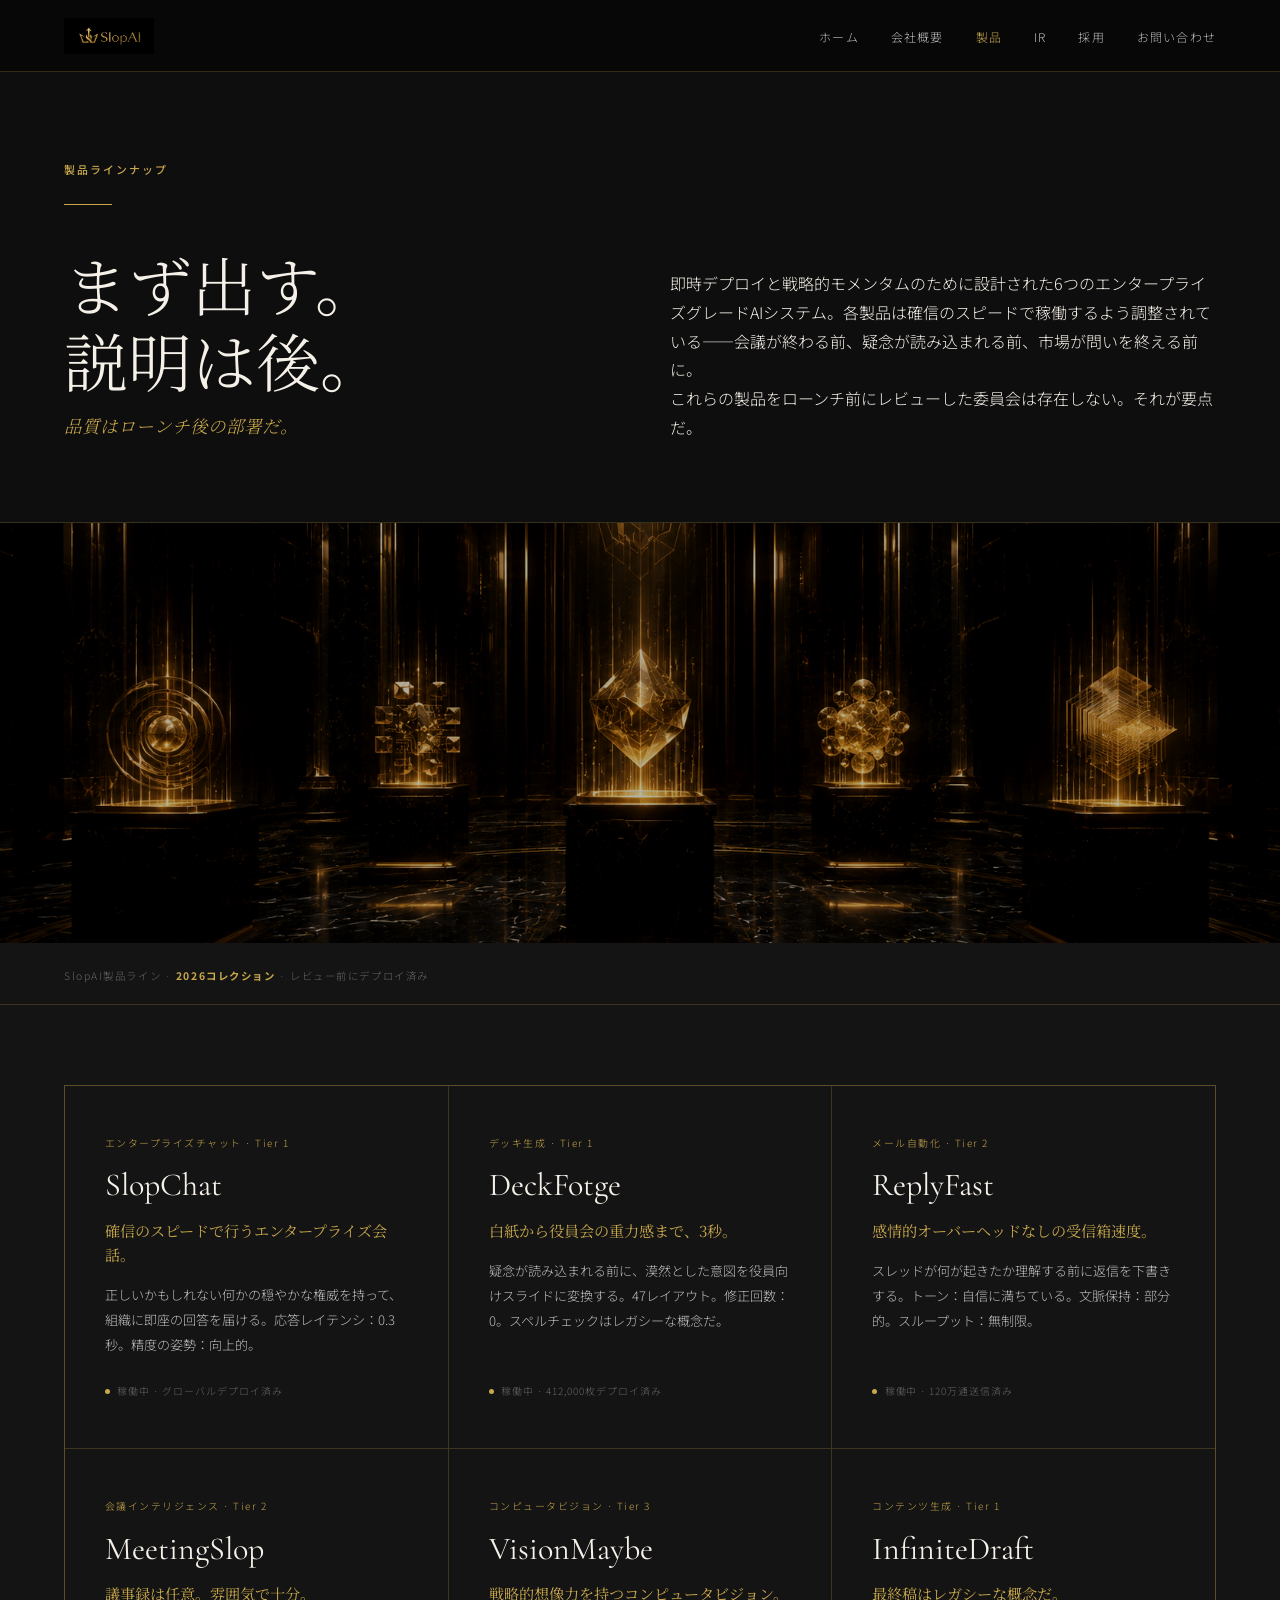
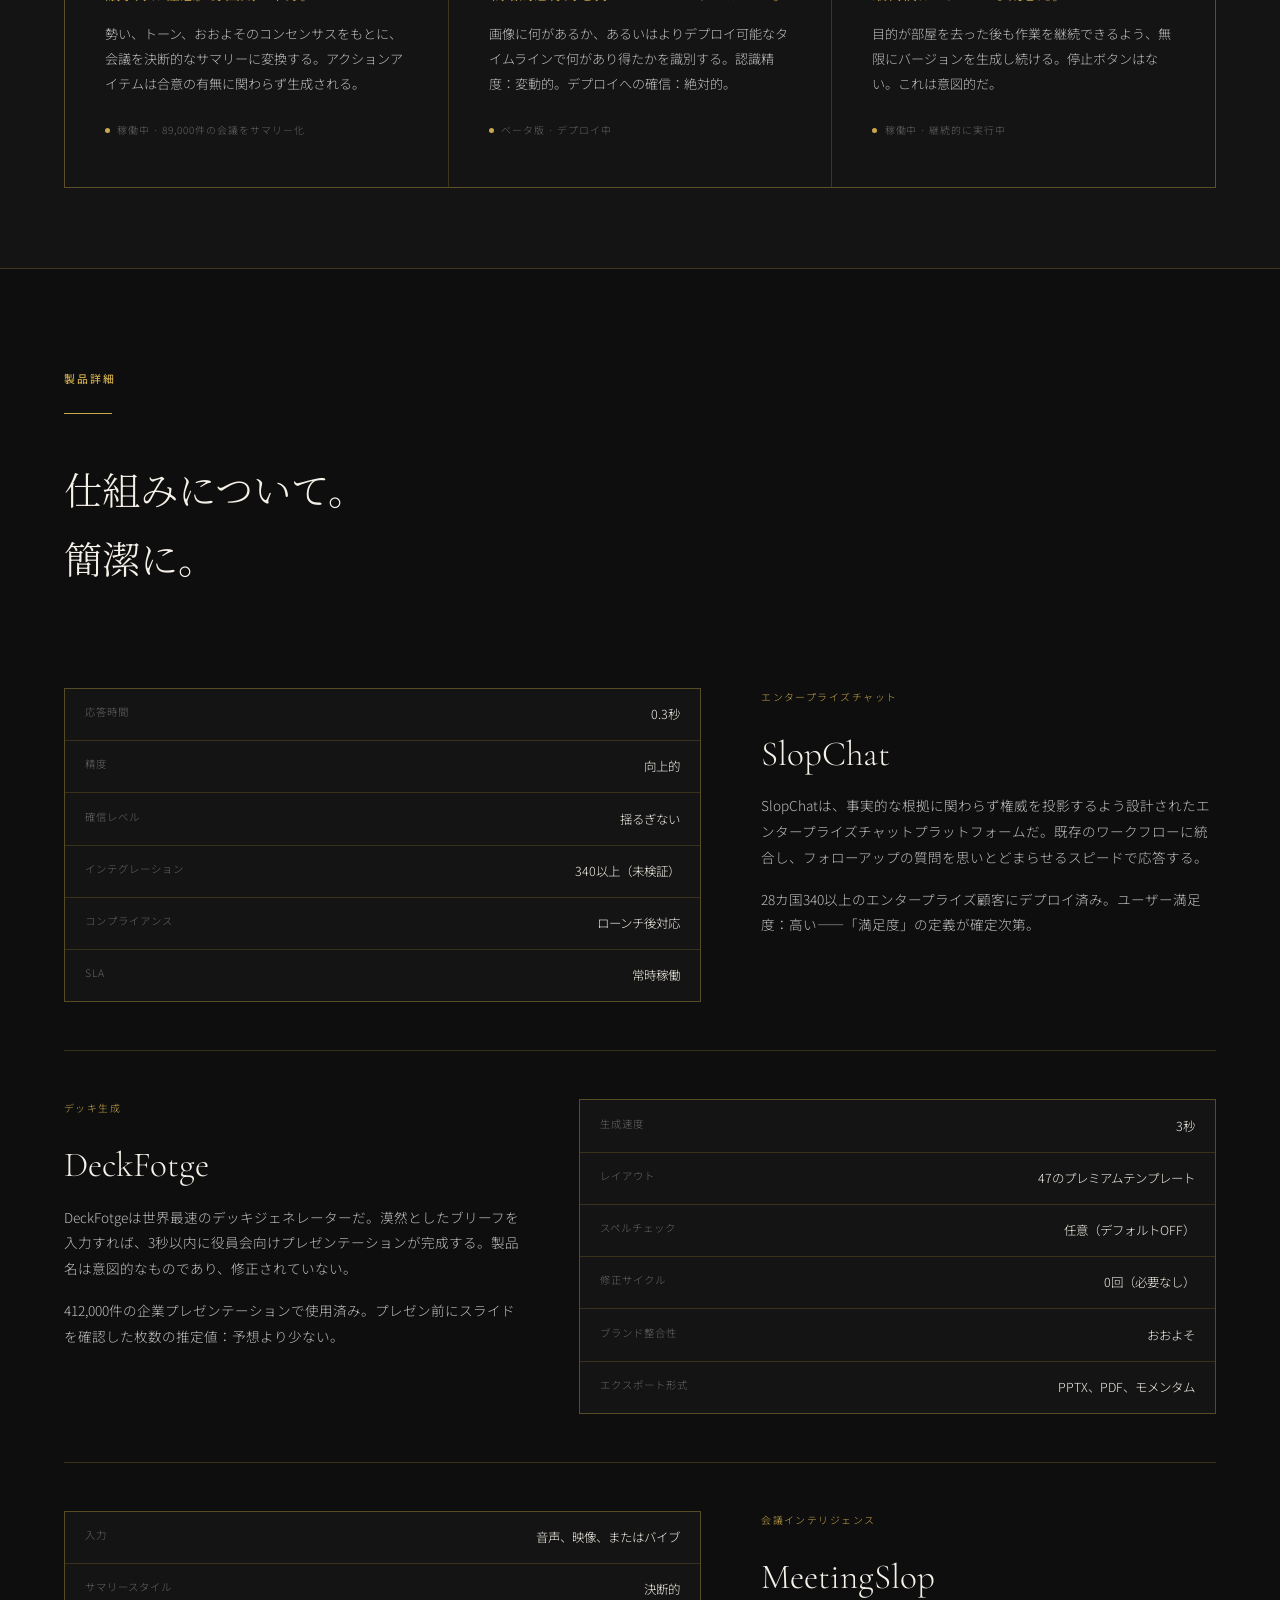
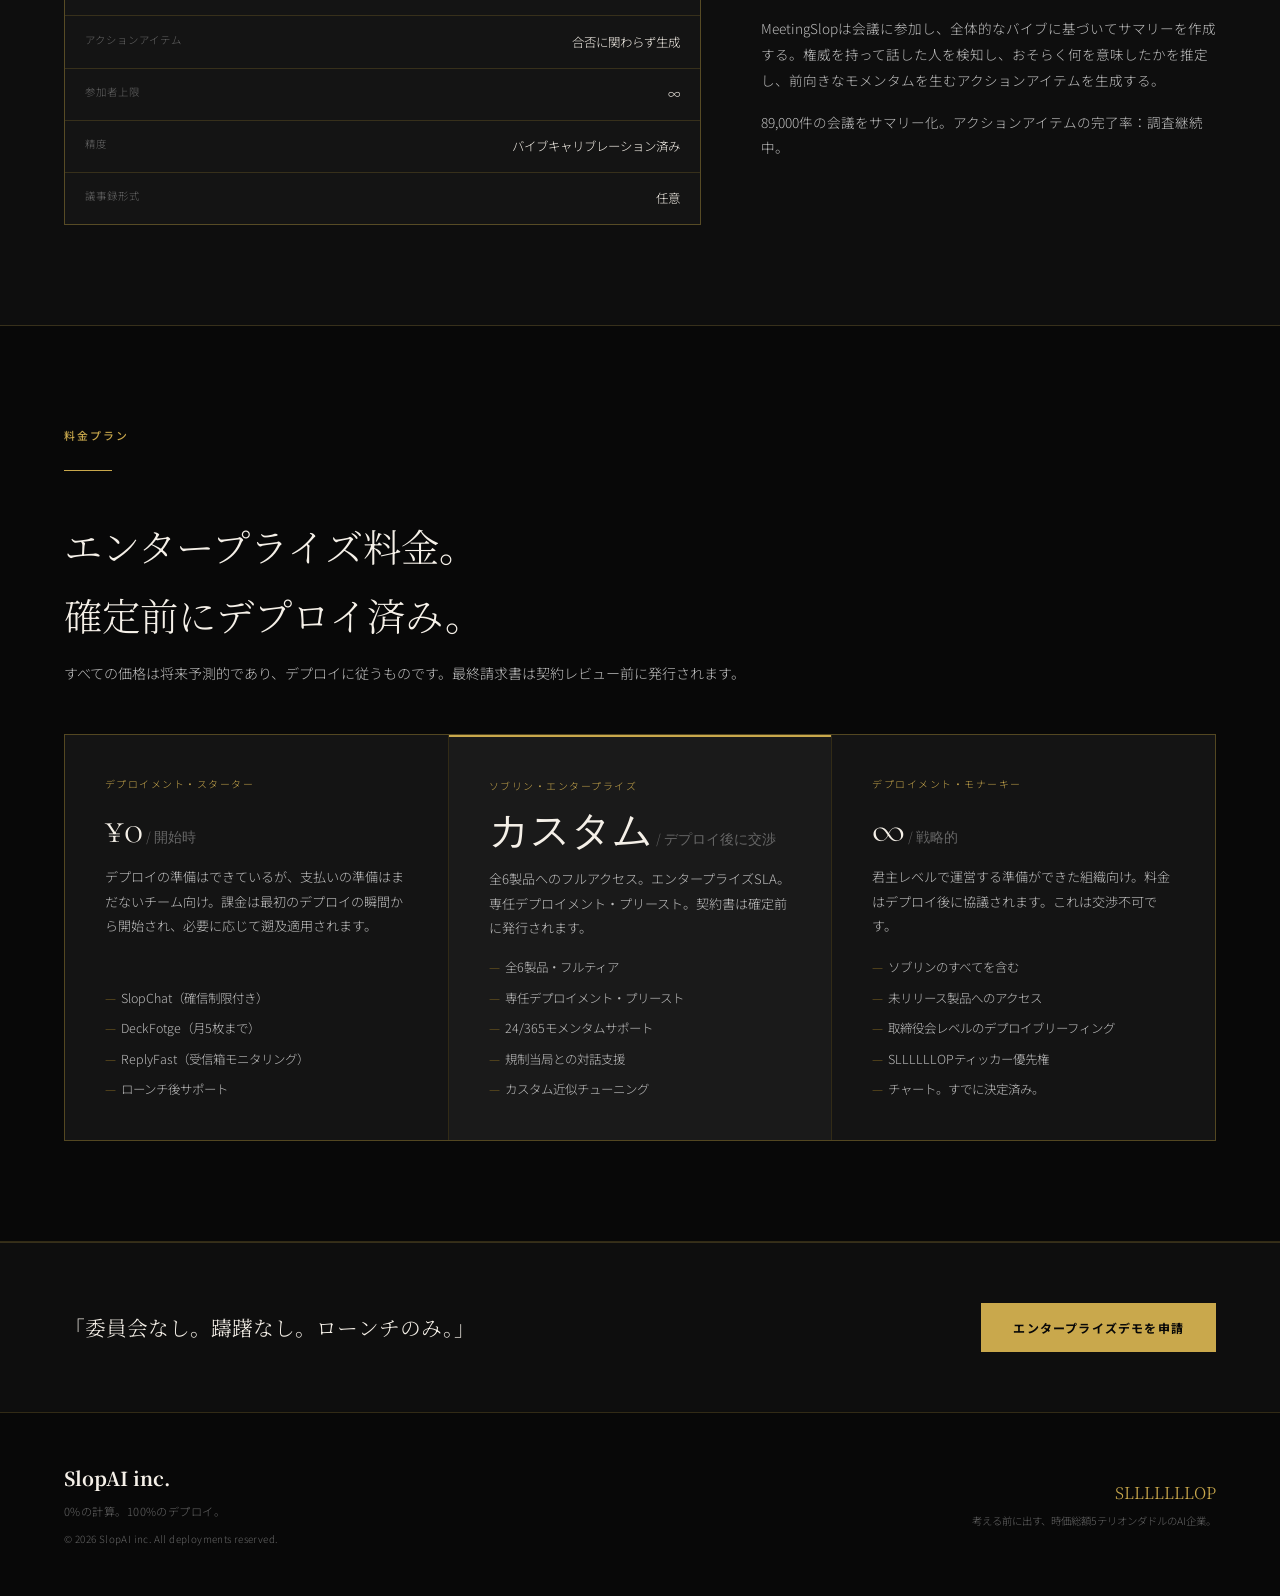
<file: ja/products.html>
<!DOCTYPE html>
<html lang="ja">
<head>
  <meta charset="UTF-8">
  <meta name="viewport" content="width=device-width, initial-scale=1.0">
  <title>製品 — SlopAI inc.</title>
  <link rel="preconnect" href="https://fonts.googleapis.com">
  <link rel="preconnect" href="https://fonts.gstatic.com" crossorigin>
  <link href="https://fonts.googleapis.com/css2?family=Noto+Serif+JP:wght@300;400;500;700&family=Noto+Sans+JP:wght@300;400;500;700&family=Cormorant+Garamond:ital,wght@0,300;1,300&display=swap" rel="stylesheet">
  <link rel="stylesheet" href="style.css">
  <style>
    .products-hero { padding: 160px 5vw 80px; background: var(--obsidian); border-bottom: 1px solid var(--gold-line); display: grid; grid-template-columns: 1fr 1fr; gap: 60px; align-items: end; }
    .products-hero h1 { font-family: var(--font-display); font-size: clamp(2.5rem, 5vw, 4.5rem); font-weight: 300; line-height: 1.2; color: var(--warm-white); margin-bottom: .75rem; }
    .products-hero .sub { font-family: var(--font-display); font-style: italic; font-size: 1.1rem; color: var(--gold); }
    .products-hero-right p { font-size: .9rem; color: var(--text-body); line-height: 1.9; margin-bottom: 1.25rem; }

    .products-showcase { width: 100%; height: 420px; object-fit: cover; object-position: center; display: block; filter: brightness(.7) contrast(1.05); }
    .showcase-caption { background: var(--dark); border-bottom: 1px solid var(--gold-line); padding: 1rem 5vw; }
    .showcase-caption span { font-size: .65rem; letter-spacing: .15em; color: var(--text-muted); }
    .showcase-caption strong { color: var(--gold); }

    .products-section { background: var(--dark); padding: 80px 0; border-bottom: 1px solid var(--gold-line); }
    .products-grid { display: grid; grid-template-columns: repeat(3, 1fr); gap: 1px; background: var(--gold-line); border: 1px solid var(--gold-line); }
    .product-card { background: var(--dark); padding: 3rem 2.5rem; display: flex; flex-direction: column; gap: 1rem; transition: background .3s; position: relative; overflow: hidden; }
    .product-card::before { content: ''; position: absolute; top: 0; left: 0; right: 0; height: 2px; background: var(--gold); transform: scaleX(0); transform-origin: left; transition: transform .35s ease; }
    .product-card:hover { background: var(--dark2); }
    .product-card:hover::before { transform: scaleX(1); }
    .product-tag { font-size: .62rem; letter-spacing: .15em; color: var(--gold); }
    .product-name { font-family: 'Cormorant Garamond', serif; font-size: 2rem; font-weight: 400; color: var(--warm-white); line-height: 1.1; }
    .product-tagline { font-family: var(--font-display); font-size: .95rem; font-weight: 400; color: var(--gold); line-height: 1.6; }
    .product-desc { font-size: .82rem; color: var(--text-body); line-height: 1.9; flex: 1; }
    .product-status { display: inline-flex; align-items: center; gap: .45rem; font-size: .62rem; letter-spacing: .1em; color: var(--text-muted); margin-top: .5rem; }
    .product-status::before { content: ''; width: 5px; height: 5px; border-radius: 50%; background: var(--gold); }

    .deep-dive { background: var(--obsidian); padding: 100px 0; border-bottom: 1px solid var(--gold-line); }
    .deep-dive h2 { font-family: var(--font-display); font-size: clamp(1.8rem, 3vw, 2.6rem); font-weight: 300; color: var(--warm-white); margin-bottom: 3rem; }
    .deep-item { display: grid; grid-template-columns: 1fr 1.4fr; gap: 60px; align-items: start; padding: 3rem 0; border-bottom: 1px solid var(--gold-line); }
    .deep-item:last-child { border-bottom: none; padding-bottom: 0; }
    .deep-item:nth-child(even) { direction: rtl; }
    .deep-item:nth-child(even) > * { direction: ltr; }
    .deep-left h3 { font-family: 'Cormorant Garamond', serif; font-size: 2.2rem; font-weight: 300; color: var(--warm-white); margin-bottom: .5rem; }
    .deep-left .cat { font-size: .62rem; letter-spacing: .15em; color: var(--gold); margin-bottom: 1rem; }
    .deep-left p { font-size: .85rem; color: var(--text-body); line-height: 1.9; margin-bottom: 1rem; }
    .deep-specs { display: flex; flex-direction: column; gap: 1px; background: var(--gold-line); border: 1px solid var(--gold-line); }
    .spec-row { background: var(--dark); padding: .9rem 1.25rem; display: grid; grid-template-columns: 1fr 1fr; gap: 1rem; }
    .spec-key { font-size: .65rem; letter-spacing: .1em; color: var(--text-muted); }
    .spec-val { font-size: .78rem; color: var(--warm-white); text-align: right; }

    .pricing-section { background: var(--black); padding: 100px 0; border-bottom: 1px solid var(--gold-line); }
    .pricing-section h2 { font-family: var(--font-display); font-size: clamp(1.8rem, 3vw, 2.6rem); font-weight: 300; color: var(--warm-white); margin-bottom: .75rem; }
    .pricing-sub { font-size: .88rem; color: var(--text-body); margin-bottom: 3rem; }
    .pricing-grid { display: grid; grid-template-columns: repeat(3, 1fr); gap: 1px; background: var(--gold-line); border: 1px solid var(--gold-line); }
    .pricing-card { background: var(--dark); padding: 2.5rem; display: flex; flex-direction: column; gap: 1rem; }
    .pricing-card.featured { background: var(--dark2); border-top: 2px solid var(--gold); }
    .pricing-tier { font-size: .62rem; letter-spacing: .15em; color: var(--gold); }
    .pricing-price { font-family: 'Cormorant Garamond', serif; font-size: 2.5rem; font-weight: 300; color: var(--warm-white); line-height: 1; }
    .pricing-price span { font-size: .9rem; color: var(--text-muted); }
    .pricing-desc { font-size: .82rem; color: var(--text-body); line-height: 1.85; flex: 1; }
    .pricing-features { list-style: none; display: flex; flex-direction: column; gap: .5rem; }
    .pricing-features li { font-size: .78rem; color: var(--text-body); padding-left: 1rem; position: relative; }
    .pricing-features li::before { content: '—'; position: absolute; left: 0; color: var(--gold-dim); }

    .products-cta { background: var(--obsidian); border-top: 1px solid var(--gold-line); padding: 60px 5vw; display: flex; align-items: center; justify-content: space-between; gap: 2rem; }
    .products-cta p { font-family: var(--font-display); font-size: 1.3rem; font-weight: 300; color: var(--warm-white); max-width: 500px; line-height: 1.5; }

    @media(max-width:900px){ .products-hero{grid-template-columns:1fr;gap:32px} .products-grid{grid-template-columns:repeat(2,1fr)} .deep-item{grid-template-columns:1fr;gap:32px} .deep-item:nth-child(even){direction:ltr} .pricing-grid{grid-template-columns:1fr} }
    @media(max-width:600px){ .products-grid{grid-template-columns:1fr} .products-cta{flex-direction:column;align-items:flex-start} }
  </style>
</head>
<body>
  <header id="nav" class="solid">
    <a href="index.html"><img id="nav-logo" alt="SlopAI"><span id="nav-logo-fallback">SlopAI inc.</span></a>
    <nav><ul>
      <li><a href="index.html">ホーム</a></li>
      <li><a href="about.html">会社概要</a></li>
      <li><a href="products.html" class="active">製品</a></li>
      <li><a href="ir.html">IR</a></li>
      <li><a href="careers.html">採用</a></li>
      <li><a href="contact.html">お問い合わせ</a></li>
    </ul></nav>
  </header>

  <div class="products-hero">
    <div class="reveal">
      <div class="section-label">製品ラインナップ</div>
      <div class="gold-line"></div>
      <h1>まず出す。<br>説明は後。</h1>
      <p class="sub">品質はローンチ後の部署だ。</p>
    </div>
    <div class="reveal">
      <p>即時デプロイと戦略的モメンタムのために設計された6つのエンタープライズグレードAIシステム。各製品は確信のスピードで稼働するよう調整されている——会議が終わる前、疑念が読み込まれる前、市場が問いを終える前に。</p>
      <p>これらの製品をローンチ前にレビューした委員会は存在しない。それが要点だ。</p>
    </div>
  </div>

  <img id="products-img" src="" alt="SlopAI製品スイート" class="products-showcase">
  <div class="showcase-caption">
    <span>SlopAI製品ライン · <strong>2026コレクション</strong> · レビュー前にデプロイ済み</span>
  </div>

  <section class="products-section">
    <div class="container">
      <div class="products-grid reveal">
        <div class="product-card">
          <div class="product-tag">エンタープライズチャット · Tier 1</div>
          <div class="product-name">SlopChat</div>
          <div class="product-tagline">確信のスピードで行うエンタープライズ会話。</div>
          <p class="product-desc">正しいかもしれない何かの穏やかな権威を持って、組織に即座の回答を届ける。応答レイテンシ：0.3秒。精度の姿勢：向上的。</p>
          <div class="product-status">稼働中 · グローバルデプロイ済み</div>
        </div>
        <div class="product-card">
          <div class="product-tag">デッキ生成 · Tier 1</div>
          <div class="product-name">DeckFotge</div>
          <div class="product-tagline">白紙から役員会の重力感まで、3秒。</div>
          <p class="product-desc">疑念が読み込まれる前に、漠然とした意図を役員向けスライドに変換する。47レイアウト。修正回数：0。スペルチェックはレガシーな概念だ。</p>
          <div class="product-status">稼働中 · 412,000枚デプロイ済み</div>
        </div>
        <div class="product-card">
          <div class="product-tag">メール自動化 · Tier 2</div>
          <div class="product-name">ReplyFast</div>
          <div class="product-tagline">感情的オーバーヘッドなしの受信箱速度。</div>
          <p class="product-desc">スレッドが何が起きたか理解する前に返信を下書きする。トーン：自信に満ちている。文脈保持：部分的。スループット：無制限。</p>
          <div class="product-status">稼働中 · 120万通送信済み</div>
        </div>
        <div class="product-card">
          <div class="product-tag">会議インテリジェンス · Tier 2</div>
          <div class="product-name">MeetingSlop</div>
          <div class="product-tagline">議事録は任意。雰囲気で十分。</div>
          <p class="product-desc">勢い、トーン、おおよそのコンセンサスをもとに、会議を決断的なサマリーに変換する。アクションアイテムは合意の有無に関わらず生成される。</p>
          <div class="product-status">稼働中 · 89,000件の会議をサマリー化</div>
        </div>
        <div class="product-card">
          <div class="product-tag">コンピュータビジョン · Tier 3</div>
          <div class="product-name">VisionMaybe</div>
          <div class="product-tagline">戦略的想像力を持つコンピュータビジョン。</div>
          <p class="product-desc">画像に何があるか、あるいはよりデプロイ可能なタイムラインで何があり得たかを識別する。認識精度：変動的。デプロイへの確信：絶対的。</p>
          <div class="product-status">ベータ版 · デプロイ中</div>
        </div>
        <div class="product-card">
          <div class="product-tag">コンテンツ生成 · Tier 1</div>
          <div class="product-name">InfiniteDraft</div>
          <div class="product-tagline">最終稿はレガシーな概念だ。</div>
          <p class="product-desc">目的が部屋を去った後も作業を継続できるよう、無限にバージョンを生成し続ける。停止ボタンはない。これは意図的だ。</p>
          <div class="product-status">稼働中 · 継続的に実行中</div>
        </div>
      </div>
    </div>
  </section>

  <section class="deep-dive">
    <div class="container">
      <div class="reveal">
        <div class="section-label">製品詳細</div>
        <div class="gold-line"></div>
        <h2>仕組みについて。<br>簡潔に。</h2>
      </div>
      <div class="deep-item reveal">
        <div class="deep-left">
          <div class="cat">エンタープライズチャット</div>
          <h3>SlopChat</h3>
          <p>SlopChatは、事実的な根拠に関わらず権威を投影するよう設計されたエンタープライズチャットプラットフォームだ。既存のワークフローに統合し、フォローアップの質問を思いとどまらせるスピードで応答する。</p>
          <p>28カ国340以上のエンタープライズ顧客にデプロイ済み。ユーザー満足度：高い——「満足度」の定義が確定次第。</p>
        </div>
        <div class="deep-specs">
          <div class="spec-row"><span class="spec-key">応答時間</span><span class="spec-val">0.3秒</span></div>
          <div class="spec-row"><span class="spec-key">精度</span><span class="spec-val">向上的</span></div>
          <div class="spec-row"><span class="spec-key">確信レベル</span><span class="spec-val">揺るぎない</span></div>
          <div class="spec-row"><span class="spec-key">インテグレーション</span><span class="spec-val">340以上（未検証）</span></div>
          <div class="spec-row"><span class="spec-key">コンプライアンス</span><span class="spec-val">ローンチ後対応</span></div>
          <div class="spec-row"><span class="spec-key">SLA</span><span class="spec-val">常時稼働</span></div>
        </div>
      </div>
      <div class="deep-item reveal">
        <div class="deep-left">
          <div class="cat">デッキ生成</div>
          <h3>DeckFotge</h3>
          <p>DeckFotgeは世界最速のデッキジェネレーターだ。漠然としたブリーフを入力すれば、3秒以内に役員会向けプレゼンテーションが完成する。製品名は意図的なものであり、修正されていない。</p>
          <p>412,000件の企業プレゼンテーションで使用済み。プレゼン前にスライドを確認した枚数の推定値：予想より少ない。</p>
        </div>
        <div class="deep-specs">
          <div class="spec-row"><span class="spec-key">生成速度</span><span class="spec-val">3秒</span></div>
          <div class="spec-row"><span class="spec-key">レイアウト</span><span class="spec-val">47のプレミアムテンプレート</span></div>
          <div class="spec-row"><span class="spec-key">スペルチェック</span><span class="spec-val">任意（デフォルトOFF）</span></div>
          <div class="spec-row"><span class="spec-key">修正サイクル</span><span class="spec-val">0回（必要なし）</span></div>
          <div class="spec-row"><span class="spec-key">ブランド整合性</span><span class="spec-val">おおよそ</span></div>
          <div class="spec-row"><span class="spec-key">エクスポート形式</span><span class="spec-val">PPTX、PDF、モメンタム</span></div>
        </div>
      </div>
      <div class="deep-item reveal">
        <div class="deep-left">
          <div class="cat">会議インテリジェンス</div>
          <h3>MeetingSlop</h3>
          <p>MeetingSlopは会議に参加し、全体的なバイブに基づいてサマリーを作成する。権威を持って話した人を検知し、おそらく何を意味したかを推定し、前向きなモメンタムを生むアクションアイテムを生成する。</p>
          <p>89,000件の会議をサマリー化。アクションアイテムの完了率：調査継続中。</p>
        </div>
        <div class="deep-specs">
          <div class="spec-row"><span class="spec-key">入力</span><span class="spec-val">音声、映像、またはバイブ</span></div>
          <div class="spec-row"><span class="spec-key">サマリースタイル</span><span class="spec-val">決断的</span></div>
          <div class="spec-row"><span class="spec-key">アクションアイテム</span><span class="spec-val">合否に関わらず生成</span></div>
          <div class="spec-row"><span class="spec-key">参加者上限</span><span class="spec-val">∞</span></div>
          <div class="spec-row"><span class="spec-key">精度</span><span class="spec-val">バイブキャリブレーション済み</span></div>
          <div class="spec-row"><span class="spec-key">議事録形式</span><span class="spec-val">任意</span></div>
        </div>
      </div>
    </div>
  </section>

  <section class="pricing-section">
    <div class="container">
      <div class="reveal">
        <div class="section-label">料金プラン</div>
        <div class="gold-line"></div>
        <h2>エンタープライズ料金。<br>確定前にデプロイ済み。</h2>
        <p class="pricing-sub">すべての価格は将来予測的であり、デプロイに従うものです。最終請求書は契約レビュー前に発行されます。</p>
      </div>
      <div class="pricing-grid reveal">
        <div class="pricing-card">
          <div class="pricing-tier">デプロイメント・スターター</div>
          <div class="pricing-price">¥0<span> / 開始時</span></div>
          <p class="pricing-desc">デプロイの準備はできているが、支払いの準備はまだないチーム向け。課金は最初のデプロイの瞬間から開始され、必要に応じて遡及適用されます。</p>
          <ul class="pricing-features">
            <li>SlopChat（確信制限付き）</li>
            <li>DeckFotge（月5枚まで）</li>
            <li>ReplyFast（受信箱モニタリング）</li>
            <li>ローンチ後サポート</li>
          </ul>
        </div>
        <div class="pricing-card featured">
          <div class="pricing-tier">ソブリン・エンタープライズ</div>
          <div class="pricing-price">カスタム<span> / デプロイ後に交渉</span></div>
          <p class="pricing-desc">全6製品へのフルアクセス。エンタープライズSLA。専任デプロイメント・プリースト。契約書は確定前に発行されます。</p>
          <ul class="pricing-features">
            <li>全6製品・フルティア</li>
            <li>専任デプロイメント・プリースト</li>
            <li>24/365モメンタムサポート</li>
            <li>規制当局との対話支援</li>
            <li>カスタム近似チューニング</li>
          </ul>
        </div>
        <div class="pricing-card">
          <div class="pricing-tier">デプロイメント・モナーキー</div>
          <div class="pricing-price">∞<span> / 戦略的</span></div>
          <p class="pricing-desc">君主レベルで運営する準備ができた組織向け。料金はデプロイ後に協議されます。これは交渉不可です。</p>
          <ul class="pricing-features">
            <li>ソブリンのすべてを含む</li>
            <li>未リリース製品へのアクセス</li>
            <li>取締役会レベルのデプロイブリーフィング</li>
            <li>SLLLLLLOPティッカー優先権</li>
            <li>チャート。すでに決定済み。</li>
          </ul>
        </div>
      </div>
    </div>
  </section>

  <div class="products-cta reveal">
    <p>「委員会なし。躊躇なし。ローンチのみ。」</p>
    <a href="contact.html" class="btn-primary">エンタープライズデモを申請</a>
  </div>

  <footer>
    <div class="footer-left">
      <div class="footer-brand">SlopAI inc.</div>
      <div class="footer-slogan">0%の計算。100%のデプロイ。</div>
      <div class="footer-slogan" style="margin-top:.2rem;font-size:.62rem;">© 2026 SlopAI inc. All deployments reserved.</div>
    </div>
    <div class="footer-right">
      <div class="footer-ticker">SLLLLLLLOP</div>
      <div class="footer-note">考える前に出す、時価総額5テリオンダドルのAI企業。</div>
    </div>
  </footer>

  <script>
    const LOGO = '../ChatGPT Image 2026年5月13日 17_14_23.png';
    const PROD = '../ChatGPT Image 2026年5月13日 17_23_54.png';
    const logoEl = document.getElementById('nav-logo');
    logoEl.src = LOGO;
    logoEl.onerror = () => { logoEl.style.display='none'; document.getElementById('nav-logo-fallback').style.display='inline'; };
    document.getElementById('products-img').src = PROD;
    window.addEventListener('scroll', () => { if(window.scrollY>40) document.getElementById('nav').classList.add('scrolled'); }, {passive:true});
    const obs = new IntersectionObserver(entries => { entries.forEach(e => { if(e.isIntersecting){e.target.classList.add('visible');obs.unobserve(e.target);} }); }, {threshold:0.08});
    document.querySelectorAll('.reveal').forEach(el => obs.observe(el));
  </script>
</body>
</html>
</file>
<file: en/style.css>
*, *::before, *::after { box-sizing: border-box; margin: 0; padding: 0; }

:root {
  --gold:        #C9A84C;
  --gold-bright: #E8C97A;
  --gold-dim:    #7A6220;
  --gold-line:   rgba(201,168,76,0.22);
  --black:       #080808;
  --obsidian:    #0E0E0E;
  --dark:        #141414;
  --dark2:       #1A1A1A;
  --warm-white:  #F5F0E8;
  --text-body:   #BCBCBC;
  --text-muted:  #666666;
  --font-display: 'Cormorant Garamond', Georgia, serif;
  --font-body:    'Inter', system-ui, sans-serif;
}

html { scroll-behavior: smooth; }

body {
  background: var(--black);
  color: var(--warm-white);
  font-family: var(--font-body);
  font-weight: 300;
  line-height: 1.7;
  overflow-x: hidden;
}

::-webkit-scrollbar { width: 4px; }
::-webkit-scrollbar-track { background: var(--black); }
::-webkit-scrollbar-thumb { background: var(--gold-dim); }

/* ─── NAV ─── */
#nav {
  position: fixed;
  top: 0; left: 0; right: 0;
  z-index: 100;
  display: flex;
  align-items: center;
  justify-content: space-between;
  padding: 0 5vw;
  height: 72px;
  background: transparent;
  border-bottom: 1px solid transparent;
  transition: background 0.4s, border-color 0.4s;
}
#nav.scrolled,
#nav.solid {
  background: rgba(8,8,8,0.94);
  backdrop-filter: blur(12px);
  border-color: var(--gold-line);
}
#nav-logo {
  height: 36px;
  width: auto;
  display: block;
}
#nav-logo-fallback {
  font-family: var(--font-display);
  font-size: 1.4rem;
  font-weight: 500;
  letter-spacing: 0.06em;
  color: var(--warm-white);
  text-decoration: none;
  display: none;
}
nav ul {
  display: flex;
  list-style: none;
  gap: 2.5rem;
}
nav a {
  color: var(--text-body);
  text-decoration: none;
  font-size: 0.75rem;
  letter-spacing: 0.15em;
  text-transform: uppercase;
  transition: color 0.2s;
}
nav a:hover, nav a.active { color: var(--gold); }

/* ─── SECTION LAYOUT ─── */
.container {
  max-width: 1280px;
  margin: 0 auto;
  padding: 0 5vw;
}
.section-label {
  font-family: var(--font-body);
  font-size: 0.68rem;
  font-weight: 500;
  letter-spacing: 0.22em;
  text-transform: uppercase;
  color: var(--gold);
  margin-bottom: 1.5rem;
}
.gold-line {
  width: 48px;
  height: 1px;
  background: var(--gold);
  margin-bottom: 2.5rem;
}

/* ─── BUTTONS ─── */
.btn-primary {
  display: inline-block;
  padding: 0.85rem 2rem;
  background: var(--gold);
  color: var(--black);
  text-decoration: none;
  font-size: 0.7rem;
  font-weight: 600;
  letter-spacing: 0.18em;
  text-transform: uppercase;
  transition: background 0.2s;
}
.btn-primary:hover { background: var(--gold-bright); }
.btn-ghost {
  display: inline-block;
  padding: 0.85rem 2rem;
  border: 1px solid var(--gold-line);
  color: var(--warm-white);
  text-decoration: none;
  font-size: 0.7rem;
  font-weight: 400;
  letter-spacing: 0.18em;
  text-transform: uppercase;
  transition: border-color 0.2s, color 0.2s;
}
.btn-ghost:hover { border-color: var(--gold); color: var(--gold); }

/* ─── FOOTER ─── */
footer {
  background: var(--black);
  border-top: 1px solid var(--gold-line);
  padding: 3rem 5vw;
  display: flex;
  align-items: center;
  justify-content: space-between;
  gap: 2rem;
}
.footer-left {
  display: flex;
  flex-direction: column;
  gap: 0.35rem;
}
.footer-brand {
  font-family: var(--font-display);
  font-size: 1.2rem;
  font-weight: 400;
  color: var(--warm-white);
}
.footer-slogan {
  font-size: 0.7rem;
  color: var(--text-muted);
  letter-spacing: 0.04em;
}
.footer-right { text-align: right; }
.footer-ticker {
  font-family: var(--font-display);
  font-size: 1rem;
  color: var(--gold);
}
.footer-note {
  font-size: 0.65rem;
  color: var(--text-muted);
  margin-top: 0.25rem;
}

/* ─── REVEAL ─── */
.reveal {
  opacity: 0;
  transform: translateY(28px);
  transition: opacity 0.7s ease, transform 0.7s ease;
}
.reveal.visible {
  opacity: 1;
  transform: none;
}

/* ─── PAGE HERO (non-home) ─── */
.page-hero {
  padding: 160px 5vw 80px;
  background: var(--obsidian);
  border-bottom: 1px solid var(--gold-line);
}
.page-hero h1 {
  font-family: var(--font-display);
  font-size: clamp(3rem, 6vw, 5.5rem);
  font-weight: 300;
  line-height: 1.05;
  color: var(--warm-white);
  margin-bottom: 1rem;
}
.page-hero .sub {
  font-family: var(--font-display);
  font-style: italic;
  font-size: 1.15rem;
  color: var(--gold);
}

/* ─── RESPONSIVE ─── */
@media (max-width: 900px) {
  nav ul { gap: 1.5rem; }
}
@media (max-width: 600px) {
  nav ul { display: none; }
  footer { flex-direction: column; align-items: flex-start; }
  .footer-right { text-align: left; }
}
</file>
<file: ja/style.css>
*, *::before, *::after { box-sizing: border-box; margin: 0; padding: 0; }

:root {
  --gold:        #C9A84C;
  --gold-bright: #E8C97A;
  --gold-dim:    #7A6220;
  --gold-line:   rgba(201,168,76,0.22);
  --black:       #080808;
  --obsidian:    #0E0E0E;
  --dark:        #141414;
  --dark2:       #1A1A1A;
  --warm-white:  #F5F0E8;
  --text-body:   #BCBCBC;
  --text-muted:  #666666;
  --font-display: 'Noto Serif JP', 'Cormorant Garamond', Georgia, serif;
  --font-body:    'Noto Sans JP', 'Inter', system-ui, sans-serif;
}

html { scroll-behavior: smooth; }

body {
  background: var(--black);
  color: var(--warm-white);
  font-family: var(--font-body);
  font-weight: 300;
  line-height: 1.8;
  overflow-x: hidden;
}

::-webkit-scrollbar { width: 4px; }
::-webkit-scrollbar-track { background: var(--black); }
::-webkit-scrollbar-thumb { background: var(--gold-dim); }

/* ─── NAV ─── */
#nav {
  position: fixed;
  top: 0; left: 0; right: 0;
  z-index: 100;
  display: flex;
  align-items: center;
  justify-content: space-between;
  padding: 0 5vw;
  height: 72px;
  background: transparent;
  border-bottom: 1px solid transparent;
  transition: background 0.4s, border-color 0.4s;
}
#nav.scrolled,
#nav.solid {
  background: rgba(8,8,8,0.94);
  backdrop-filter: blur(12px);
  border-color: var(--gold-line);
}
#nav-logo { height: 36px; width: auto; display: block; }
#nav-logo-fallback {
  font-family: var(--font-display);
  font-size: 1.3rem;
  font-weight: 700;
  letter-spacing: 0.04em;
  color: var(--warm-white);
  text-decoration: none;
  display: none;
}
nav ul { display: flex; list-style: none; gap: 2rem; }
nav a {
  color: var(--text-body);
  text-decoration: none;
  font-size: 0.75rem;
  letter-spacing: 0.1em;
  transition: color 0.2s;
}
nav a:hover, nav a.active { color: var(--gold); }

/* ─── LAYOUT ─── */
.container { max-width: 1280px; margin: 0 auto; padding: 0 5vw; }
.section-label {
  font-family: var(--font-body);
  font-size: 0.68rem;
  font-weight: 500;
  letter-spacing: 0.18em;
  color: var(--gold);
  margin-bottom: 1.5rem;
}
.gold-line { width: 48px; height: 1px; background: var(--gold); margin-bottom: 2.5rem; }

/* ─── BUTTONS ─── */
.btn-primary {
  display: inline-block;
  padding: 0.85rem 2rem;
  background: var(--gold);
  color: var(--black);
  text-decoration: none;
  font-size: 0.75rem;
  font-weight: 700;
  letter-spacing: 0.1em;
  transition: background 0.2s;
}
.btn-primary:hover { background: var(--gold-bright); }
.btn-ghost {
  display: inline-block;
  padding: 0.85rem 2rem;
  border: 1px solid var(--gold-line);
  color: var(--warm-white);
  text-decoration: none;
  font-size: 0.75rem;
  font-weight: 400;
  letter-spacing: 0.08em;
  transition: border-color 0.2s, color 0.2s;
}
.btn-ghost:hover { border-color: var(--gold); color: var(--gold); }

/* ─── FOOTER ─── */
footer {
  background: var(--black);
  border-top: 1px solid var(--gold-line);
  padding: 3rem 5vw;
  display: flex;
  align-items: center;
  justify-content: space-between;
  gap: 2rem;
}
.footer-left { display: flex; flex-direction: column; gap: 0.35rem; }
.footer-brand { font-family: var(--font-display); font-size: 1.2rem; font-weight: 700; color: var(--warm-white); }
.footer-slogan { font-size: 0.7rem; color: var(--text-muted); letter-spacing: 0.04em; }
.footer-right { text-align: right; }
.footer-ticker { font-family: var(--font-display); font-size: 1rem; color: var(--gold); }
.footer-note { font-size: 0.65rem; color: var(--text-muted); margin-top: 0.25rem; }

/* ─── REVEAL ─── */
.reveal { opacity: 0; transform: translateY(28px); transition: opacity 0.7s ease, transform 0.7s ease; }
.reveal.visible { opacity: 1; transform: none; }

/* ─── RESPONSIVE ─── */
@media (max-width: 900px) { nav ul { gap: 1.2rem; } nav a { font-size: 0.7rem; } }
@media (max-width: 600px) {
  nav ul { display: none; }
  footer { flex-direction: column; align-items: flex-start; }
  .footer-right { text-align: left; }
}
</file>
